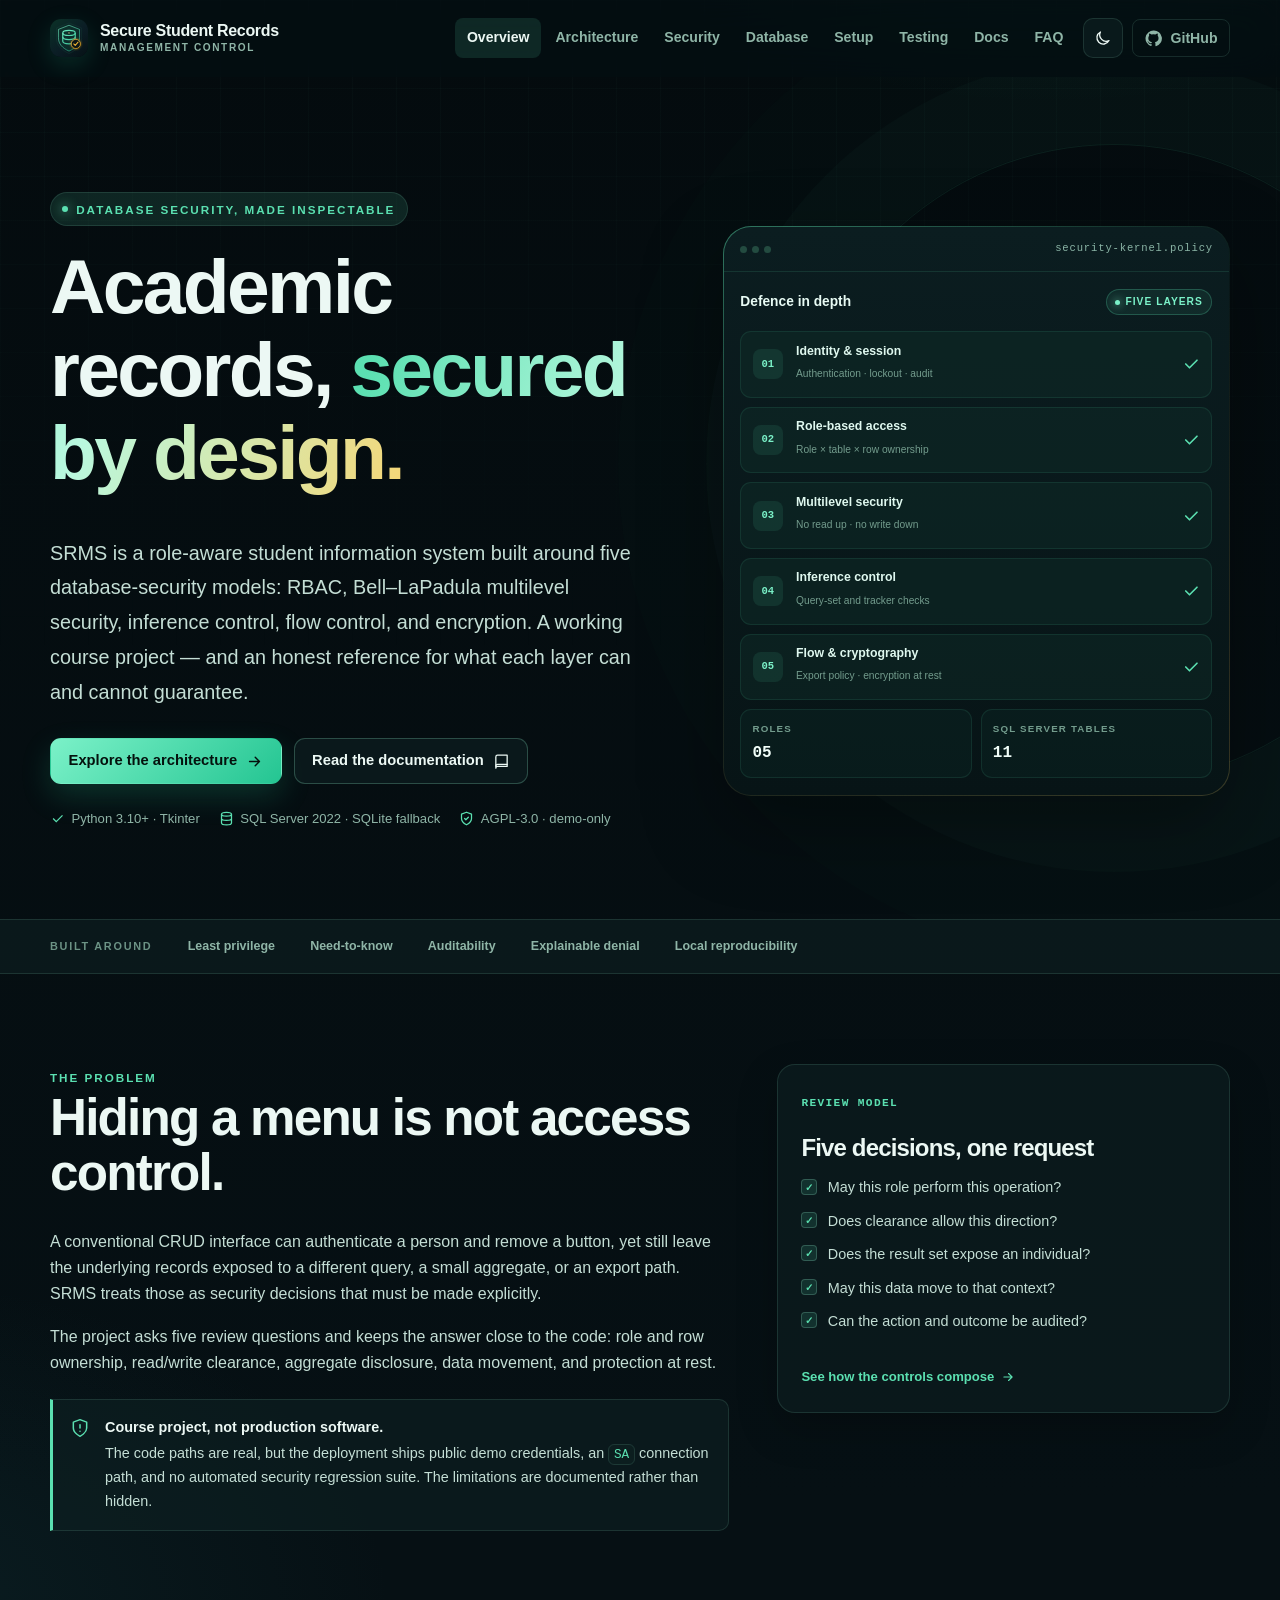
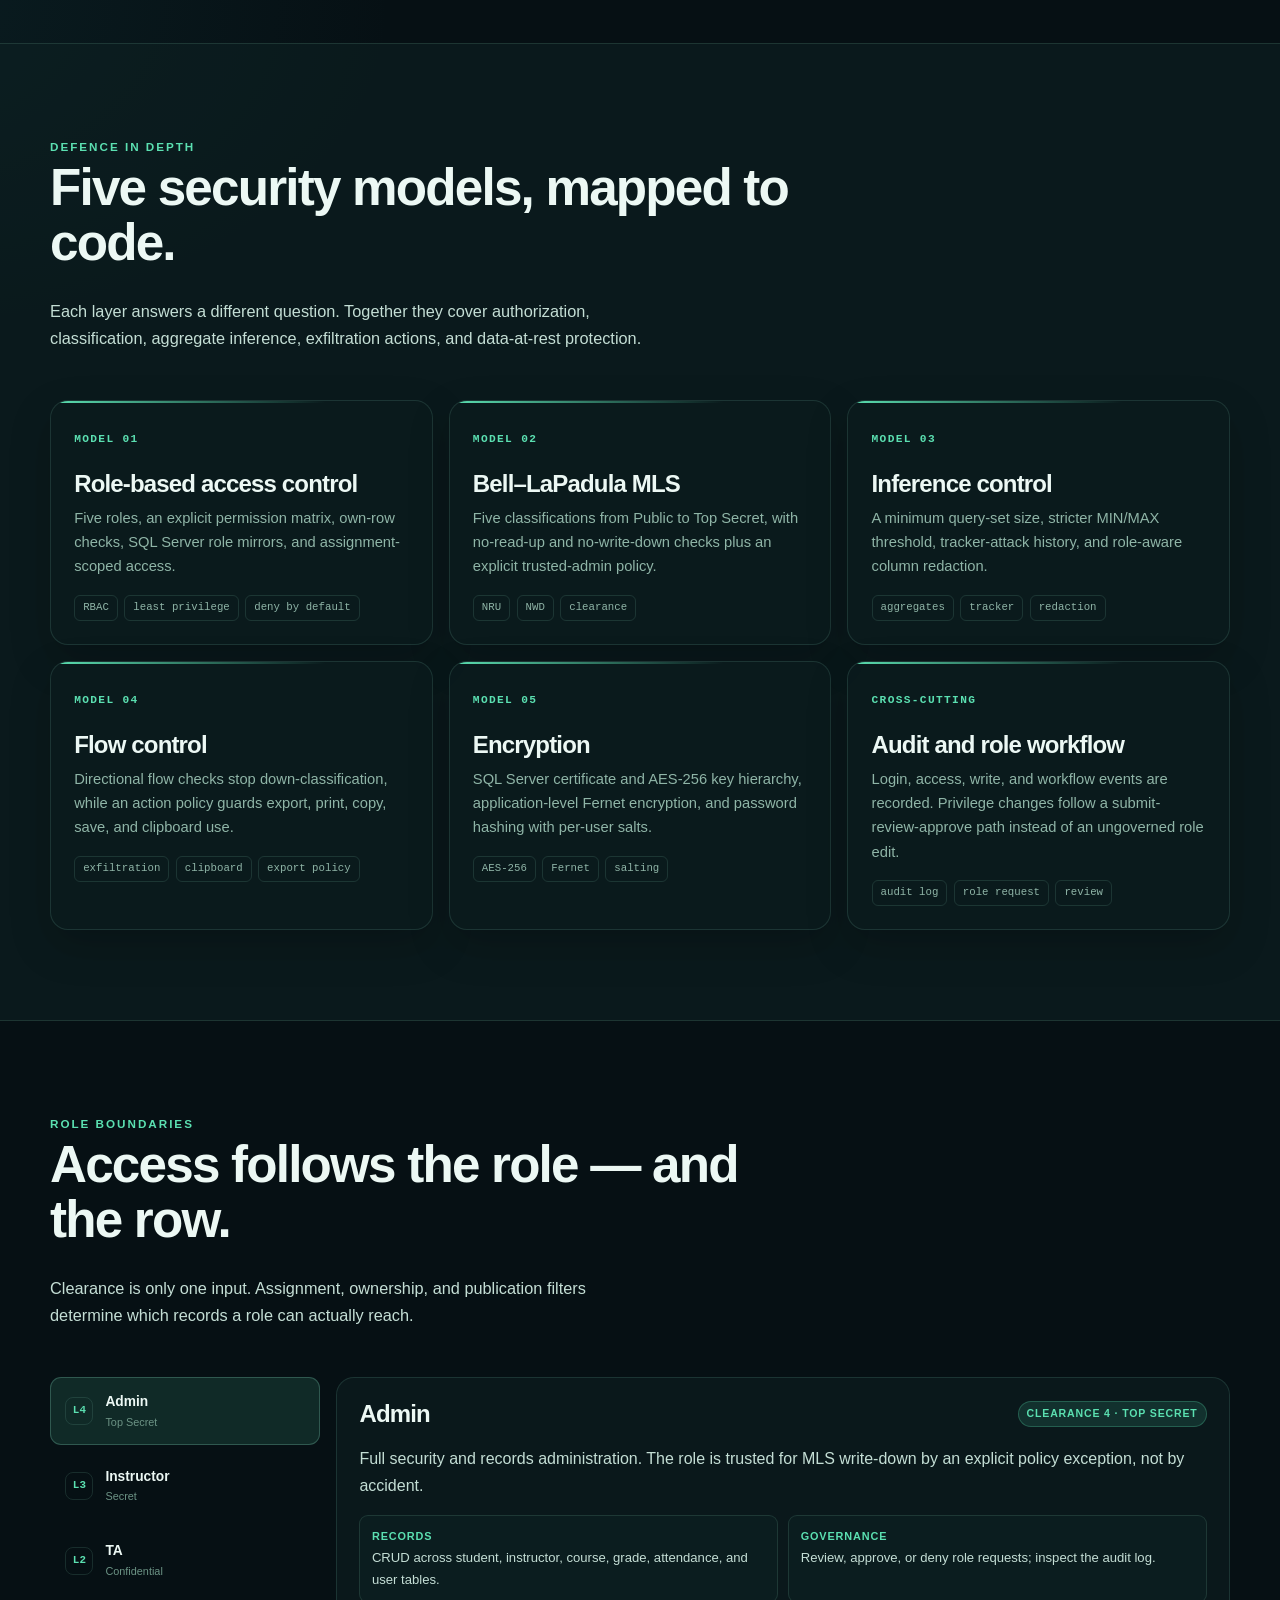
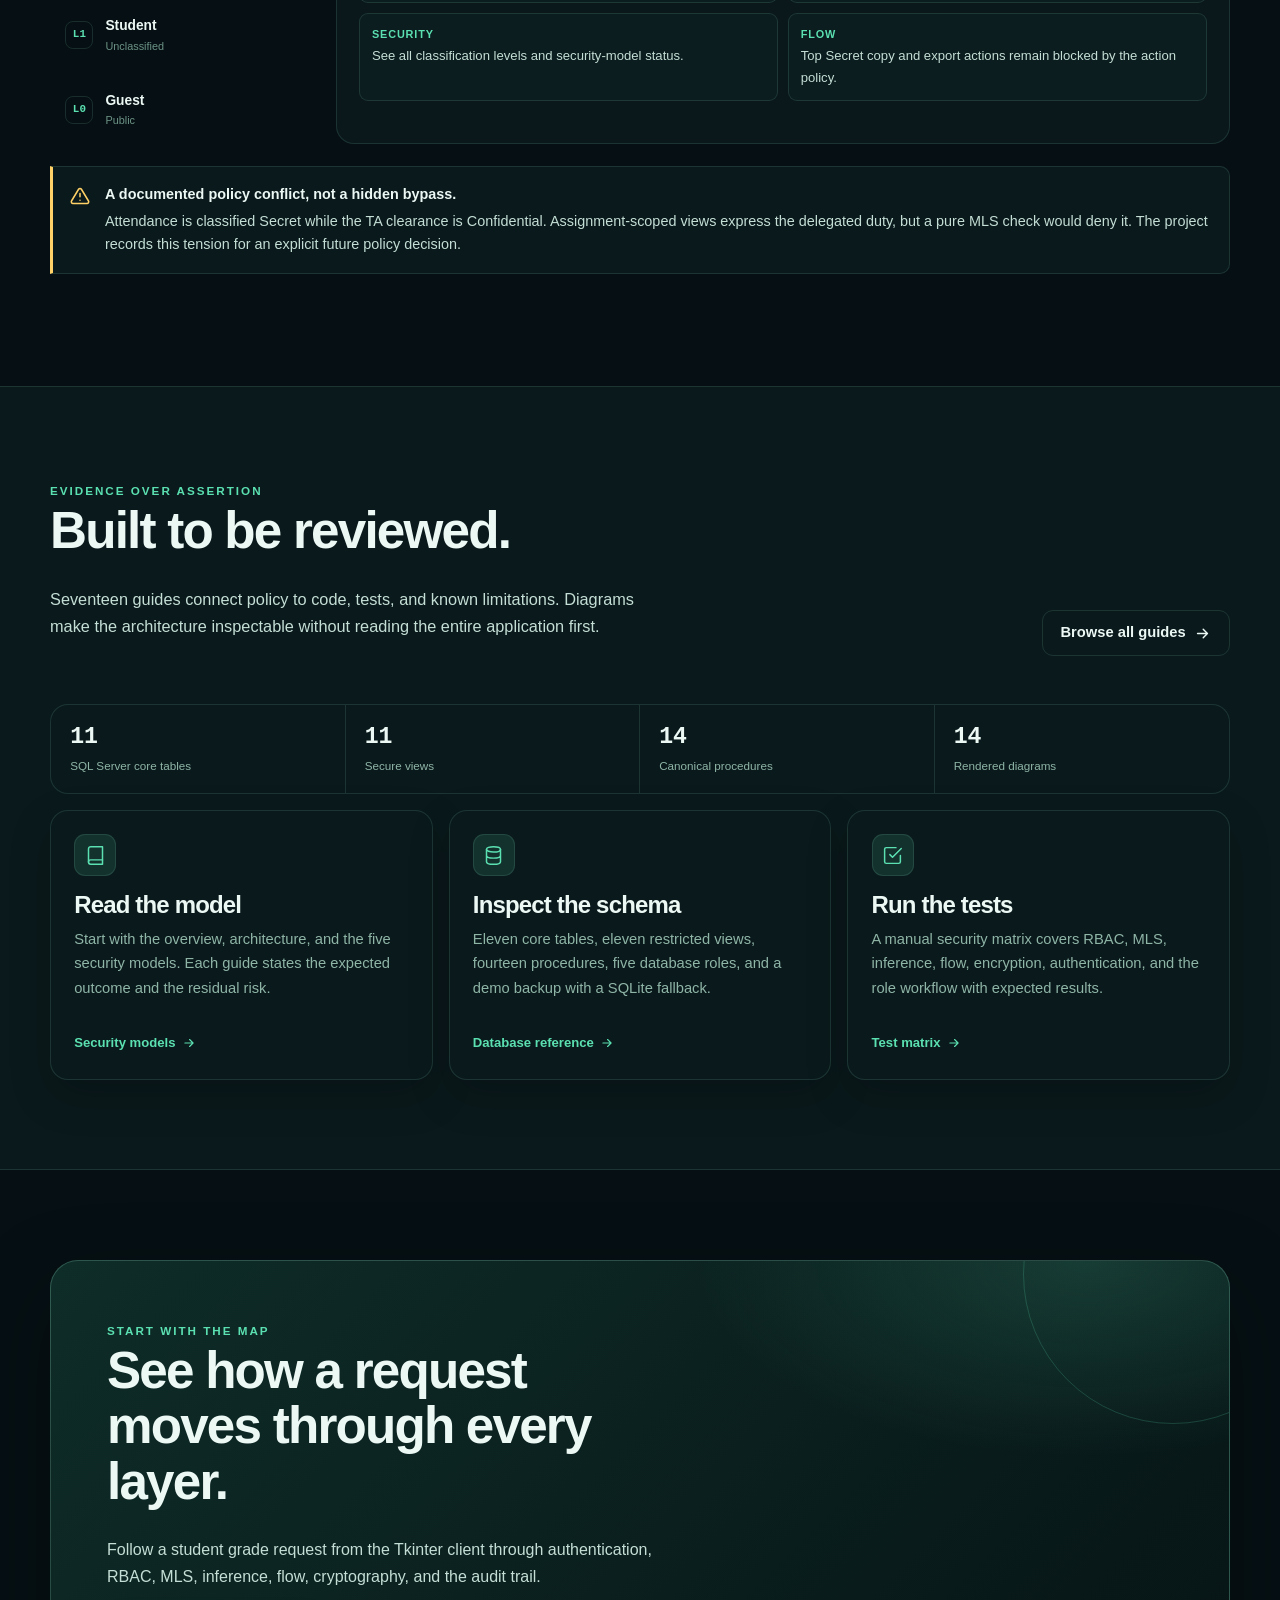
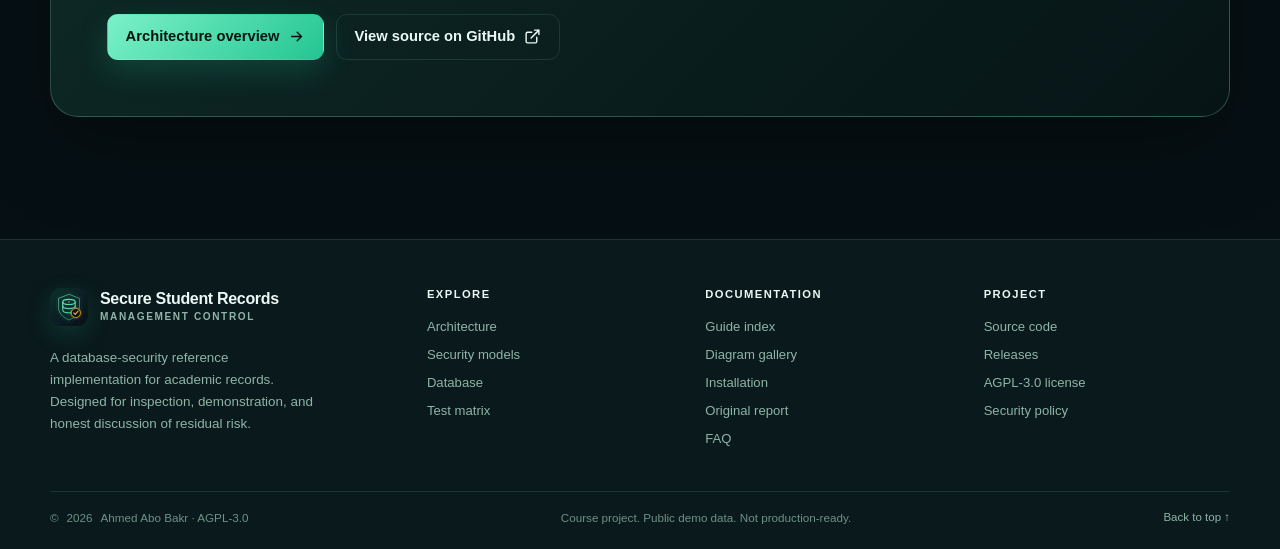
<file: docs/index.html>
<!doctype html>
<html lang="en" class="no-js">
<head>
  <meta charset="utf-8">
  <meta name="viewport" content="width=device-width, initial-scale=1">
  <title>Secure Student Records Management Control</title>
  <meta name="description" content="A role-aware student information system built around five database-security models: RBAC, Bell–LaPadula MLS, inference control, flow control, and encryption.">
  <meta name="theme-color" content="#061014">
  <meta name="color-scheme" content="dark light">
  <meta property="og:type" content="website">
  <meta property="og:title" content="Secure Student Records Management Control">
  <meta property="og:description" content="Academic records, secured by design. Explore five database-security models in a working Python and SQL Server reference implementation.">
  <meta property="og:url" content="https://ahmedbakr78.github.io/Secure-Student-Records-Management-Control/">
  <meta property="og:image" content="https://ahmedbakr78.github.io/Secure-Student-Records-Management-Control/assets/og-image.png">
  <meta property="og:site_name" content="SRMS">
  <meta name="twitter:card" content="summary_large_image">
  <meta name="twitter:title" content="Secure Student Records Management Control">
  <meta name="twitter:description" content="Academic records, secured by design. Five database-security models, one inspectable reference implementation.">
  <meta name="twitter:image" content="https://ahmedbakr78.github.io/Secure-Student-Records-Management-Control/assets/og-image.png">
  <link rel="canonical" href="https://ahmedbakr78.github.io/Secure-Student-Records-Management-Control/">
  <link rel="icon" href="assets/brand/favicon.svg" type="image/svg+xml">
  <link rel="apple-touch-icon" href="assets/brand/apple-touch-icon.png">
  <link rel="manifest" href="site.webmanifest">
  <meta name="application-name" content="SRMS">
  <link rel="stylesheet" href="styles.css">
  <script>try{var t=localStorage.getItem("srms-theme");if(t==="light")document.documentElement.dataset.theme="light"}catch(e){}</script>
</head>
<body id="top">
  <a class="skip-link" href="#main">Skip to content</a>

  <header class="site-header" data-header>
    <div class="container nav">
      <a class="brand" href="index.html" aria-label="SRMS home">
        <img src="assets/brand/logo.svg" alt="" width="38" height="38">
        <span class="brand-copy">Secure Student Records <small>Management Control</small></span>
      </a>
      <button class="nav-toggle" type="button" aria-label="Toggle navigation" aria-expanded="false" aria-controls="site-navigation" data-nav-toggle>
        <svg viewBox="0 0 24 24" fill="none" stroke="currentColor" stroke-width="1.8" stroke-linecap="round" aria-hidden="true"><path d="M4 7h16M4 12h16M4 17h16"/></svg>
      </button>
      <nav class="nav-links" id="site-navigation" aria-label="Primary" data-nav-links>
        <a href="index.html" aria-current="page">Overview</a>
        <a href="architecture.html">Architecture</a>
        <a href="security.html">Security</a>
        <a href="database.html">Database</a>
        <a href="setup.html">Setup</a>
        <a href="testing.html">Testing</a>
        <a href="docs.html">Docs</a>
        <a href="faq.html">FAQ</a>
        <div class="nav-actions">
          <button class="icon-button" type="button" aria-label="Switch to light theme" data-theme-toggle>
            <svg class="theme-icon-moon" viewBox="0 0 24 24" fill="none" stroke="currentColor" stroke-width="1.7" stroke-linecap="round" stroke-linejoin="round" aria-hidden="true"><path d="M20 15.4A8.5 8.5 0 0 1 8.6 4a8.5 8.5 0 1 0 11.4 11.4Z"/></svg>
            <svg class="theme-icon-sun" viewBox="0 0 24 24" fill="none" stroke="currentColor" stroke-width="1.7" stroke-linecap="round" aria-hidden="true"><circle cx="12" cy="12" r="4"/><path d="M12 2v2M12 20v2M4.9 4.9l1.4 1.4M17.7 17.7l1.4 1.4M2 12h2M20 12h2M4.9 19.1l1.4-1.4M17.7 6.3l1.4-1.4"/></svg>
          </button>
          <a class="button button-small button-ghost" href="https://github.com/Ahmedbakr78/Secure-Student-Records-Management-Control" target="_blank" rel="noopener">
            <svg viewBox="0 0 24 24" fill="currentColor" aria-hidden="true"><path d="M12 .7a11.3 11.3 0 0 0-3.6 22c.6.1.8-.3.8-.6v-2.2c-3.1.7-3.8-1.3-3.8-1.3-.5-1.3-1.3-1.6-1.3-1.6-1-.7.1-.7.1-.7 1.1.1 1.7 1.2 1.7 1.2 1 1.7 2.6 1.2 3.3.9.1-.7.4-1.2.7-1.5-2.5-.3-5.2-1.3-5.2-5.7 0-1.2.4-2.3 1.2-3.1-.1-.3-.5-1.5.1-3.1 0 0 1-.3 3.1 1.2a10.8 10.8 0 0 1 5.6 0c2.2-1.5 3.1-1.2 3.1-1.2.6 1.6.2 2.8.1 3.1.8.8 1.2 1.9 1.2 3.1 0 4.4-2.6 5.4-5.2 5.7.4.4.8 1.1.8 2.2v3.2c0 .3.2.7.8.6A11.3 11.3 0 0 0 12 .7Z"/></svg>
            GitHub
          </a>
        </div>
      </nav>
    </div>
  </header>

  <main id="main">
    <section class="hero">
      <div class="container hero-grid">
        <div>
          <span class="eyebrow">Database security, made inspectable</span>
          <h1>Academic records, <span>secured by design.</span></h1>
          <p class="hero-lead">SRMS is a role-aware student information system built around five database-security models: RBAC, Bell–LaPadula multilevel security, inference control, flow control, and encryption. A working course project — and an honest reference for what each layer can and cannot guarantee.</p>
          <div class="hero-actions">
            <a class="button button-primary" href="architecture.html">
              Explore the architecture
              <svg viewBox="0 0 24 24" fill="none" stroke="currentColor" stroke-width="2" stroke-linecap="round" stroke-linejoin="round" aria-hidden="true"><path d="M5 12h14M13 6l6 6-6 6"/></svg>
            </a>
            <a class="button" href="docs.html">
              Read the documentation
              <svg viewBox="0 0 24 24" fill="none" stroke="currentColor" stroke-width="1.8" stroke-linecap="round" stroke-linejoin="round" aria-hidden="true"><path d="M4 5.5A2.5 2.5 0 0 1 6.5 3H20v16H6.5A2.5 2.5 0 0 0 4 21.5v-16Z"/><path d="M4 18.5A2.5 2.5 0 0 1 6.5 16H20"/></svg>
            </a>
          </div>
          <div class="hero-meta">
            <span><svg viewBox="0 0 24 24" fill="none" stroke="currentColor" stroke-width="2" aria-hidden="true"><path d="m5 12 5 5L20 7"/></svg>Python 3.10+ · Tkinter</span>
            <span><svg viewBox="0 0 24 24" fill="none" stroke="currentColor" stroke-width="2" aria-hidden="true"><ellipse cx="12" cy="5" rx="8" ry="3"/><path d="M4 5v14c0 1.7 3.6 3 8 3s8-1.3 8-3V5M4 12c0 1.7 3.6 3 8 3s8-1.3 8-3"/></svg>SQL Server 2022 · SQLite fallback</span>
            <span><svg viewBox="0 0 24 24" fill="none" stroke="currentColor" stroke-width="2" stroke-linecap="round" stroke-linejoin="round" aria-hidden="true"><path d="M12 22s8-4 8-10V5l-8-3-8 3v7c0 6 8 10 8 10Z"/><path d="m9 12 2 2 4-4"/></svg>AGPL-3.0 · demo-only</span>
          </div>
        </div>

        <div class="console" aria-label="Illustration of the SRMS policy stack">
          <div class="console-inner">
            <div class="console-bar">
              <div class="console-dots" aria-hidden="true"><i></i><i></i><i></i></div>
              <span class="console-title">security-kernel.policy</span>
            </div>
            <div class="console-body">
              <div class="status-line">
                <strong>Defence in depth</strong>
                <span class="status">Five layers</span>
              </div>
              <div class="layer-list">
                <div class="layer">
                  <span class="layer-num">01</span>
                  <div><strong>Identity &amp; session</strong><small>Authentication · lockout · audit</small></div>
                  <svg class="layer-check" viewBox="0 0 24 24" fill="none" stroke="currentColor" stroke-width="2.2" stroke-linecap="round" stroke-linejoin="round" aria-hidden="true"><path d="m5 12 5 5L20 7"/></svg>
                </div>
                <div class="layer">
                  <span class="layer-num">02</span>
                  <div><strong>Role-based access</strong><small>Role × table × row ownership</small></div>
                  <svg class="layer-check" viewBox="0 0 24 24" fill="none" stroke="currentColor" stroke-width="2.2" stroke-linecap="round" stroke-linejoin="round" aria-hidden="true"><path d="m5 12 5 5L20 7"/></svg>
                </div>
                <div class="layer">
                  <span class="layer-num">03</span>
                  <div><strong>Multilevel security</strong><small>No read up · no write down</small></div>
                  <svg class="layer-check" viewBox="0 0 24 24" fill="none" stroke="currentColor" stroke-width="2.2" stroke-linecap="round" stroke-linejoin="round" aria-hidden="true"><path d="m5 12 5 5L20 7"/></svg>
                </div>
                <div class="layer">
                  <span class="layer-num">04</span>
                  <div><strong>Inference control</strong><small>Query-set and tracker checks</small></div>
                  <svg class="layer-check" viewBox="0 0 24 24" fill="none" stroke="currentColor" stroke-width="2.2" stroke-linecap="round" stroke-linejoin="round" aria-hidden="true"><path d="m5 12 5 5L20 7"/></svg>
                </div>
                <div class="layer">
                  <span class="layer-num">05</span>
                  <div><strong>Flow &amp; cryptography</strong><small>Export policy · encryption at rest</small></div>
                  <svg class="layer-check" viewBox="0 0 24 24" fill="none" stroke="currentColor" stroke-width="2.2" stroke-linecap="round" stroke-linejoin="round" aria-hidden="true"><path d="m5 12 5 5L20 7"/></svg>
                </div>
              </div>
              <div class="console-foot">
                <div class="mini-stat"><span>Roles</span><strong>05</strong></div>
                <div class="mini-stat"><span>SQL Server tables</span><strong>11</strong></div>
              </div>
            </div>
          </div>
        </div>
      </div>
    </section>

    <div class="trust-strip">
      <div class="container">
        <span>Built around</span>
        <span>Least privilege</span>
        <span>Need-to-know</span>
        <span>Auditability</span>
        <span>Explainable denial</span>
        <span>Local reproducibility</span>
      </div>
    </div>

    <section class="section">
      <div class="container split split-wide">
        <div class="reveal">
          <span class="kicker">The problem</span>
          <h2>Hiding a menu is not access control.</h2>
          <p>A conventional CRUD interface can authenticate a person and remove a button, yet still leave the underlying records exposed to a different query, a small aggregate, or an export path. SRMS treats those as security decisions that must be made explicitly.</p>
          <p>The project asks five review questions and keeps the answer close to the code: role and row ownership, read/write clearance, aggregate disclosure, data movement, and protection at rest.</p>
          <div class="callout">
            <svg viewBox="0 0 24 24" fill="none" stroke="currentColor" stroke-width="1.8" stroke-linecap="round" stroke-linejoin="round" aria-hidden="true"><path d="M12 22s8-4 8-10V5l-8-3-8 3v7c0 6 8 10 8 10Z"/><path d="M12 8v4M12 16h.01"/></svg>
            <p><strong>Course project, not production software.</strong>The code paths are real, but the deployment ships public demo credentials, an <code>SA</code> connection path, and no automated security regression suite. The limitations are documented rather than hidden.</p>
          </div>
        </div>
        <div class="card reveal">
          <span class="card-number">REVIEW MODEL</span>
          <h3>Five decisions, one request</h3>
          <ul class="check-list">
            <li>May this role perform this operation?</li>
            <li>Does clearance allow this direction?</li>
            <li>Does the result set expose an individual?</li>
            <li>May this data move to that context?</li>
            <li>Can the action and outcome be audited?</li>
          </ul>
          <a class="card-link" href="security.html">See how the controls compose
            <svg viewBox="0 0 24 24" fill="none" stroke="currentColor" stroke-width="2" stroke-linecap="round" stroke-linejoin="round" aria-hidden="true"><path d="M5 12h14M13 6l6 6-6 6"/></svg>
          </a>
        </div>
      </div>
    </section>

    <section class="section section-soft">
      <div class="container">
        <div class="section-head">
          <span class="kicker">Defence in depth</span>
          <h2>Five security models, mapped to code.</h2>
          <p>Each layer answers a different question. Together they cover authorization, classification, aggregate inference, exfiltration actions, and data-at-rest protection.</p>
        </div>
        <div class="grid grid-3">
          <article class="card card-accent reveal">
            <span class="card-number">MODEL 01</span>
            <h3>Role-based access control</h3>
            <p>Five roles, an explicit permission matrix, own-row checks, SQL Server role mirrors, and assignment-scoped access.</p>
            <div class="tag-row"><span class="tag">RBAC</span><span class="tag">least privilege</span><span class="tag">deny by default</span></div>
          </article>
          <article class="card card-accent reveal">
            <span class="card-number">MODEL 02</span>
            <h3>Bell–LaPadula MLS</h3>
            <p>Five classifications from Public to Top Secret, with no-read-up and no-write-down checks plus an explicit trusted-admin policy.</p>
            <div class="tag-row"><span class="tag">NRU</span><span class="tag">NWD</span><span class="tag">clearance</span></div>
          </article>
          <article class="card card-accent reveal">
            <span class="card-number">MODEL 03</span>
            <h3>Inference control</h3>
            <p>A minimum query-set size, stricter MIN/MAX threshold, tracker-attack history, and role-aware column redaction.</p>
            <div class="tag-row"><span class="tag">aggregates</span><span class="tag">tracker</span><span class="tag">redaction</span></div>
          </article>
          <article class="card card-accent reveal">
            <span class="card-number">MODEL 04</span>
            <h3>Flow control</h3>
            <p>Directional flow checks stop down-classification, while an action policy guards export, print, copy, save, and clipboard use.</p>
            <div class="tag-row"><span class="tag">exfiltration</span><span class="tag">clipboard</span><span class="tag">export policy</span></div>
          </article>
          <article class="card card-accent reveal">
            <span class="card-number">MODEL 05</span>
            <h3>Encryption</h3>
            <p>SQL Server certificate and AES-256 key hierarchy, application-level Fernet encryption, and password hashing with per-user salts.</p>
            <div class="tag-row"><span class="tag">AES-256</span><span class="tag">Fernet</span><span class="tag">salting</span></div>
          </article>
          <article class="card card-accent reveal">
            <span class="card-number">CROSS-CUTTING</span>
            <h3>Audit and role workflow</h3>
            <p>Login, access, write, and workflow events are recorded. Privilege changes follow a submit-review-approve path instead of an ungoverned role edit.</p>
            <div class="tag-row"><span class="tag">audit log</span><span class="tag">role request</span><span class="tag">review</span></div>
          </article>
        </div>
      </div>
    </section>

    <section class="section">
      <div class="container">
        <div class="section-head">
          <span class="kicker">Role boundaries</span>
          <h2>Access follows the role — and the row.</h2>
          <p>Clearance is only one input. Assignment, ownership, and publication filters determine which records a role can actually reach.</p>
        </div>

        <div class="role-explorer" data-tabs>
          <div class="role-tabs" role="tablist" aria-label="Demo roles">
            <button class="role-tab" id="tab-admin" type="button" role="tab" aria-selected="true" aria-controls="panel-admin" tabindex="0">
              <span class="clearance">L4</span><span><strong>Admin</strong><small>Top Secret</small></span>
            </button>
            <button class="role-tab" id="tab-instructor" type="button" role="tab" aria-selected="false" aria-controls="panel-instructor" tabindex="-1">
              <span class="clearance">L3</span><span><strong>Instructor</strong><small>Secret</small></span>
            </button>
            <button class="role-tab" id="tab-ta" type="button" role="tab" aria-selected="false" aria-controls="panel-ta" tabindex="-1">
              <span class="clearance">L2</span><span><strong>TA</strong><small>Confidential</small></span>
            </button>
            <button class="role-tab" id="tab-student" type="button" role="tab" aria-selected="false" aria-controls="panel-student" tabindex="-1">
              <span class="clearance">L1</span><span><strong>Student</strong><small>Unclassified</small></span>
            </button>
            <button class="role-tab" id="tab-guest" type="button" role="tab" aria-selected="false" aria-controls="panel-guest" tabindex="-1">
              <span class="clearance">L0</span><span><strong>Guest</strong><small>Public</small></span>
            </button>
          </div>

          <div class="role-panel" id="panel-admin" role="tabpanel" aria-labelledby="tab-admin">
            <div class="role-panel-head"><h3>Admin</h3><span class="badge badge-mint">Clearance 4 · Top Secret</span></div>
            <p>Full security and records administration. The role is trusted for MLS write-down by an explicit policy exception, not by accident.</p>
            <ul class="permission-list">
              <li><strong>Records</strong>CRUD across student, instructor, course, grade, attendance, and user tables.</li>
              <li><strong>Governance</strong>Review, approve, or deny role requests; inspect the audit log.</li>
              <li><strong>Security</strong>See all classification levels and security-model status.</li>
              <li><strong>Flow</strong>Top Secret copy and export actions remain blocked by the action policy.</li>
            </ul>
          </div>

          <div class="role-panel" id="panel-instructor" role="tabpanel" aria-labelledby="tab-instructor" hidden>
            <div class="role-panel-head"><h3>Instructor</h3><span class="badge badge-mint">Clearance 3 · Secret</span></div>
            <p>Academic decisions within assigned courses. Profile access is read-only; grade writes require course ownership.</p>
            <ul class="permission-list">
              <li><strong>Grades</strong>Read, insert, and update for assigned courses; delete is denied.</li>
              <li><strong>Students</strong>Read students associated with assigned courses.</li>
              <li><strong>Attendance</strong>Read assigned-course attendance; writes belong to the TA delegation.</li>
              <li><strong>Requests</strong>Submit and view own role requests.</li>
            </ul>
          </div>

          <div class="role-panel" id="panel-ta" role="tabpanel" aria-labelledby="tab-ta" hidden>
            <div class="role-panel-head"><h3>Teaching Assistant</h3><span class="badge badge-amber">Clearance 2 · Confidential</span></div>
            <p>A deliberately narrow delegation: attendance for assigned courses, and no grade access in either the application matrix or SQL Server role.</p>
            <ul class="permission-list">
              <li><strong>Attendance</strong>Read, insert, and update assigned-course rows; delete is denied.</li>
              <li><strong>Students</strong>Read assigned students only.</li>
              <li><strong>Grades</strong>No access.</li>
              <li><strong>Requests</strong>Submit and view own role requests.</li>
            </ul>
          </div>

          <div class="role-panel" id="panel-student" role="tabpanel" aria-labelledby="tab-student" hidden>
            <div class="role-panel-head"><h3>Student</h3><span class="badge">Clearance 1 · Unclassified</span></div>
            <p>Own-record access through dedicated views. The own-profile exception is an explicit ownership policy on top of a Confidential classification.</p>
            <ul class="permission-list">
              <li><strong>Profile</strong>Read own linked profile through <code>vw_StudentOwnProfile</code>.</li>
              <li><strong>Grades</strong>Read own published grades only; encrypted values are not exposed.</li>
              <li><strong>Attendance</strong>Read own attendance rows.</li>
              <li><strong>Requests</strong>Submit and track a TA or Instructor role request.</li>
            </ul>
          </div>

          <div class="role-panel" id="panel-guest" role="tabpanel" aria-labelledby="tab-guest" hidden>
            <div class="role-panel-head"><h3>Guest</h3><span class="badge">Clearance 0 · Public</span></div>
            <p>Public course discovery only. Guest entry is a role, not an anonymous bypass of the database policy.</p>
            <ul class="permission-list">
              <li><strong>Courses</strong>Read the public course projection only.</li>
              <li><strong>Students</strong>No access.</li>
              <li><strong>Grades</strong>No access.</li>
              <li><strong>Requests</strong>Cannot submit a role request.</li>
            </ul>
          </div>
        </div>

        <div class="callout callout-warning">
          <svg viewBox="0 0 24 24" fill="none" stroke="currentColor" stroke-width="1.8" stroke-linecap="round" stroke-linejoin="round" aria-hidden="true"><path d="M10.3 3.9 1.8 18a2 2 0 0 0 1.7 3h17a2 2 0 0 0 1.7-3L13.7 3.9a2 2 0 0 0-3.4 0Z"/><path d="M12 9v4M12 17h.01"/></svg>
          <p><strong>A documented policy conflict, not a hidden bypass.</strong>Attendance is classified Secret while the TA clearance is Confidential. Assignment-scoped views express the delegated duty, but a pure MLS check would deny it. The project records this tension for an explicit future policy decision.</p>
        </div>
      </div>
    </section>

    <section class="section section-soft">
      <div class="container">
        <div class="section-head section-head-split">
          <div>
            <span class="kicker">Evidence over assertion</span>
            <h2>Built to be reviewed.</h2>
            <p>Seventeen guides connect policy to code, tests, and known limitations. Diagrams make the architecture inspectable without reading the entire application first.</p>
          </div>
          <a class="button button-ghost" href="docs.html">Browse all guides
            <svg viewBox="0 0 24 24" fill="none" stroke="currentColor" stroke-width="2" stroke-linecap="round" stroke-linejoin="round" aria-hidden="true"><path d="M5 12h14M13 6l6 6-6 6"/></svg>
          </a>
        </div>

        <div class="stat-strip reveal">
          <div class="stat"><strong>11</strong><span>SQL Server core tables</span></div>
          <div class="stat"><strong>11</strong><span>Secure views</span></div>
          <div class="stat"><strong>14</strong><span>Canonical procedures</span></div>
          <div class="stat"><strong>14</strong><span>Rendered diagrams</span></div>
        </div>

        <div class="grid grid-3" style="margin-top:1rem">
          <article class="card reveal">
            <div class="card-icon">
              <svg viewBox="0 0 24 24" fill="none" stroke="currentColor" stroke-width="1.7" stroke-linecap="round" stroke-linejoin="round" aria-hidden="true"><path d="M4 19.5A2.5 2.5 0 0 1 6.5 17H20"/><path d="M6.5 2H20v20H6.5A2.5 2.5 0 0 1 4 19.5v-15A2.5 2.5 0 0 1 6.5 2Z"/></svg>
            </div>
            <h3>Read the model</h3>
            <p>Start with the overview, architecture, and the five security models. Each guide states the expected outcome and the residual risk.</p>
            <a class="card-link" href="security.html">Security models
              <svg viewBox="0 0 24 24" fill="none" stroke="currentColor" stroke-width="2" stroke-linecap="round" stroke-linejoin="round" aria-hidden="true"><path d="M5 12h14M13 6l6 6-6 6"/></svg>
            </a>
          </article>
          <article class="card reveal">
            <div class="card-icon">
              <svg viewBox="0 0 24 24" fill="none" stroke="currentColor" stroke-width="1.7" stroke-linecap="round" stroke-linejoin="round" aria-hidden="true"><ellipse cx="12" cy="5" rx="8" ry="3"/><path d="M4 5v14c0 1.7 3.6 3 8 3s8-1.3 8-3V5M4 12c0 1.7 3.6 3 8 3s8-1.3 8-3"/></svg>
            </div>
            <h3>Inspect the schema</h3>
            <p>Eleven core tables, eleven restricted views, fourteen procedures, five database roles, and a demo backup with a SQLite fallback.</p>
            <a class="card-link" href="database.html">Database reference
              <svg viewBox="0 0 24 24" fill="none" stroke="currentColor" stroke-width="2" stroke-linecap="round" stroke-linejoin="round" aria-hidden="true"><path d="M5 12h14M13 6l6 6-6 6"/></svg>
            </a>
          </article>
          <article class="card reveal">
            <div class="card-icon">
              <svg viewBox="0 0 24 24" fill="none" stroke="currentColor" stroke-width="1.7" stroke-linecap="round" stroke-linejoin="round" aria-hidden="true"><path d="M9 11 12 14 22 4"/><path d="M21 12v7a2 2 0 0 1-2 2H5a2 2 0 0 1-2-2V5a2 2 0 0 1 2-2h11"/></svg>
            </div>
            <h3>Run the tests</h3>
            <p>A manual security matrix covers RBAC, MLS, inference, flow, encryption, authentication, and the role workflow with expected results.</p>
            <a class="card-link" href="testing.html">Test matrix
              <svg viewBox="0 0 24 24" fill="none" stroke="currentColor" stroke-width="2" stroke-linecap="round" stroke-linejoin="round" aria-hidden="true"><path d="M5 12h14M13 6l6 6-6 6"/></svg>
            </a>
          </article>
        </div>
      </div>
    </section>

    <section class="section">
      <div class="container">
        <div class="cta-panel reveal">
          <span class="kicker">Start with the map</span>
          <h2>See how a request moves through every layer.</h2>
          <p>Follow a student grade request from the Tkinter client through authentication, RBAC, MLS, inference, flow, cryptography, and the audit trail.</p>
          <div class="hero-actions">
            <a class="button button-primary" href="architecture.html">Architecture overview
              <svg viewBox="0 0 24 24" fill="none" stroke="currentColor" stroke-width="2" stroke-linecap="round" stroke-linejoin="round" aria-hidden="true"><path d="M5 12h14M13 6l6 6-6 6"/></svg>
            </a>
            <a class="button button-ghost" href="https://github.com/Ahmedbakr78/Secure-Student-Records-Management-Control" target="_blank" rel="noopener">View source on GitHub
              <svg viewBox="0 0 24 24" fill="none" stroke="currentColor" stroke-width="2" stroke-linecap="round" stroke-linejoin="round" aria-hidden="true"><path d="M18 13v6a2 2 0 0 1-2 2H5a2 2 0 0 1-2-2V8a2 2 0 0 1 2-2h6"/><path d="M15 3h6v6M10 14 21 3"/></svg>
            </a>
          </div>
        </div>
      </div>
    </section>
  </main>

  <footer class="site-footer">
    <div class="container">
      <div class="footer-grid">
        <div class="footer-brand">
          <a class="brand" href="index.html" aria-label="SRMS home">
            <img src="assets/brand/logo.svg" alt="" width="38" height="38">
            <span class="brand-copy">Secure Student Records <small>Management Control</small></span>
          </a>
          <p>A database-security reference implementation for academic records. Designed for inspection, demonstration, and honest discussion of residual risk.</p>
        </div>
        <div class="footer-col">
          <h3>Explore</h3>
          <a href="architecture.html">Architecture</a>
          <a href="security.html">Security models</a>
          <a href="database.html">Database</a>
          <a href="testing.html">Test matrix</a>
        </div>
        <div class="footer-col">
          <h3>Documentation</h3>
          <a href="docs.html">Guide index</a>
          <a href="diagrams.html">Diagram gallery</a>
          <a href="setup.html">Installation</a>
          <a href="assets/report/d_ds.pdf">Original report</a>
          <a href="faq.html">FAQ</a>
        </div>
        <div class="footer-col">
          <h3>Project</h3>
          <a href="https://github.com/Ahmedbakr78/Secure-Student-Records-Management-Control" target="_blank" rel="noopener">Source code</a>
          <a href="https://github.com/Ahmedbakr78/Secure-Student-Records-Management-Control/releases" target="_blank" rel="noopener">Releases</a>
          <a href="https://github.com/Ahmedbakr78/Secure-Student-Records-Management-Control/blob/main/LICENSE" target="_blank" rel="noopener">AGPL-3.0 license</a>
          <a href="https://github.com/Ahmedbakr78/Secure-Student-Records-Management-Control/blob/main/SECURITY.md" target="_blank" rel="noopener">Security policy</a>
        </div>
      </div>
      <div class="footer-bottom">
        <span>© <span data-year>2026</span> Ahmed Abo Bakr · AGPL-3.0</span>
        <span>Course project. Public demo data. Not production-ready.</span>
        <a class="to-top" href="#top">Back to top ↑</a>
      </div>
    </div>
  </footer>

  <script src="script.js" defer></script>
</body>
</html>
</file>
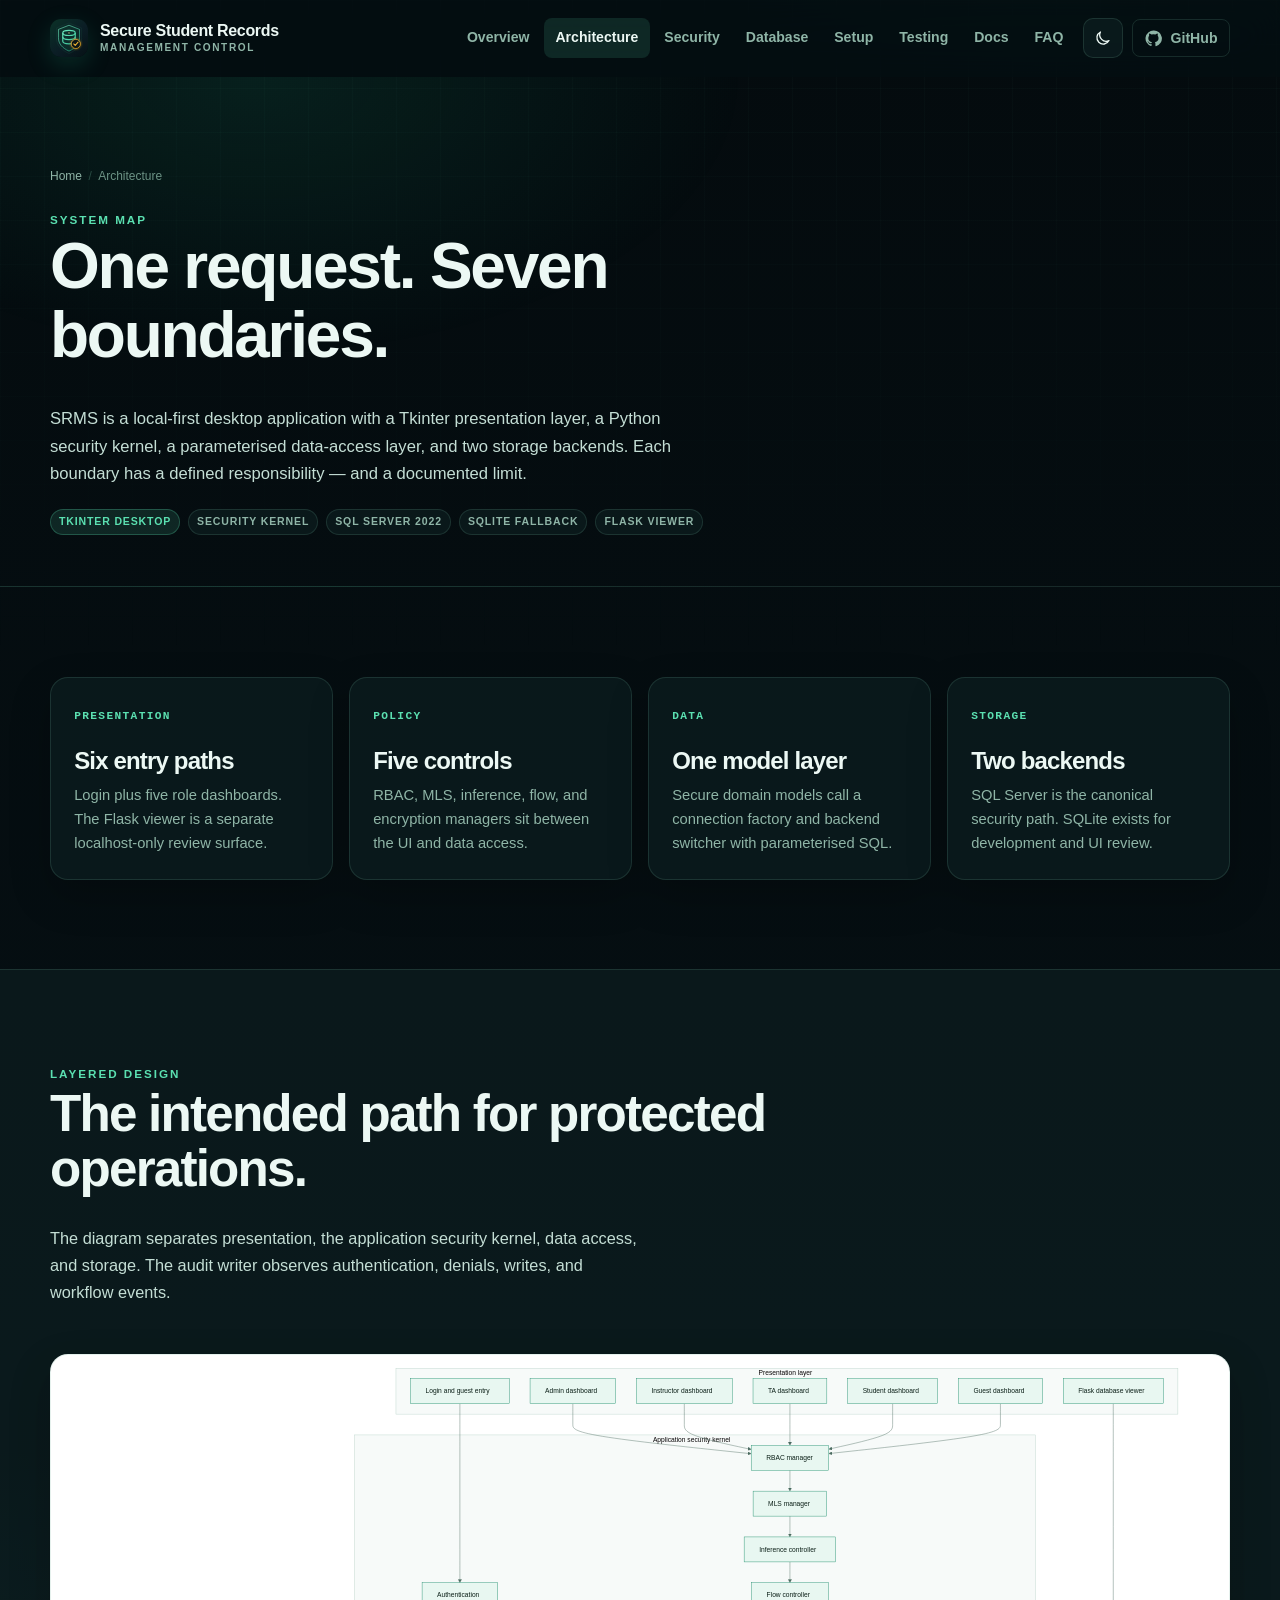
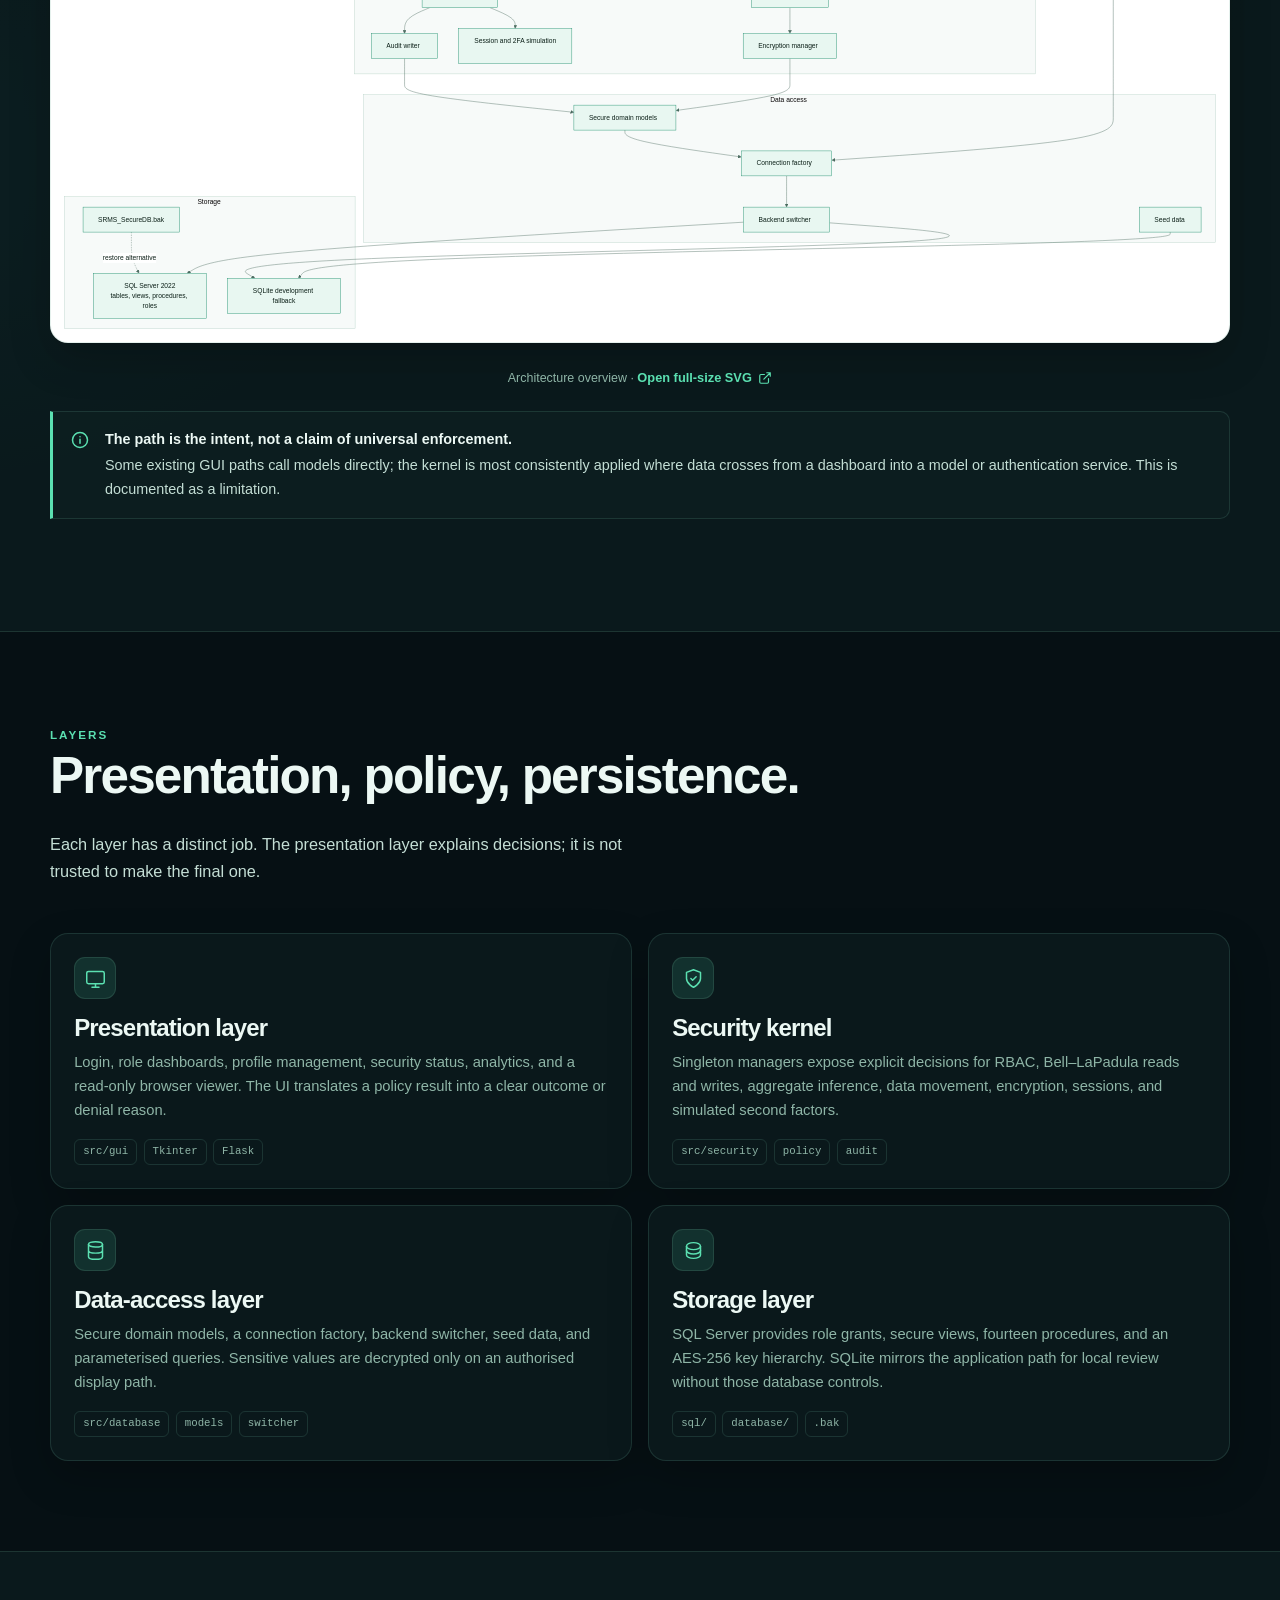
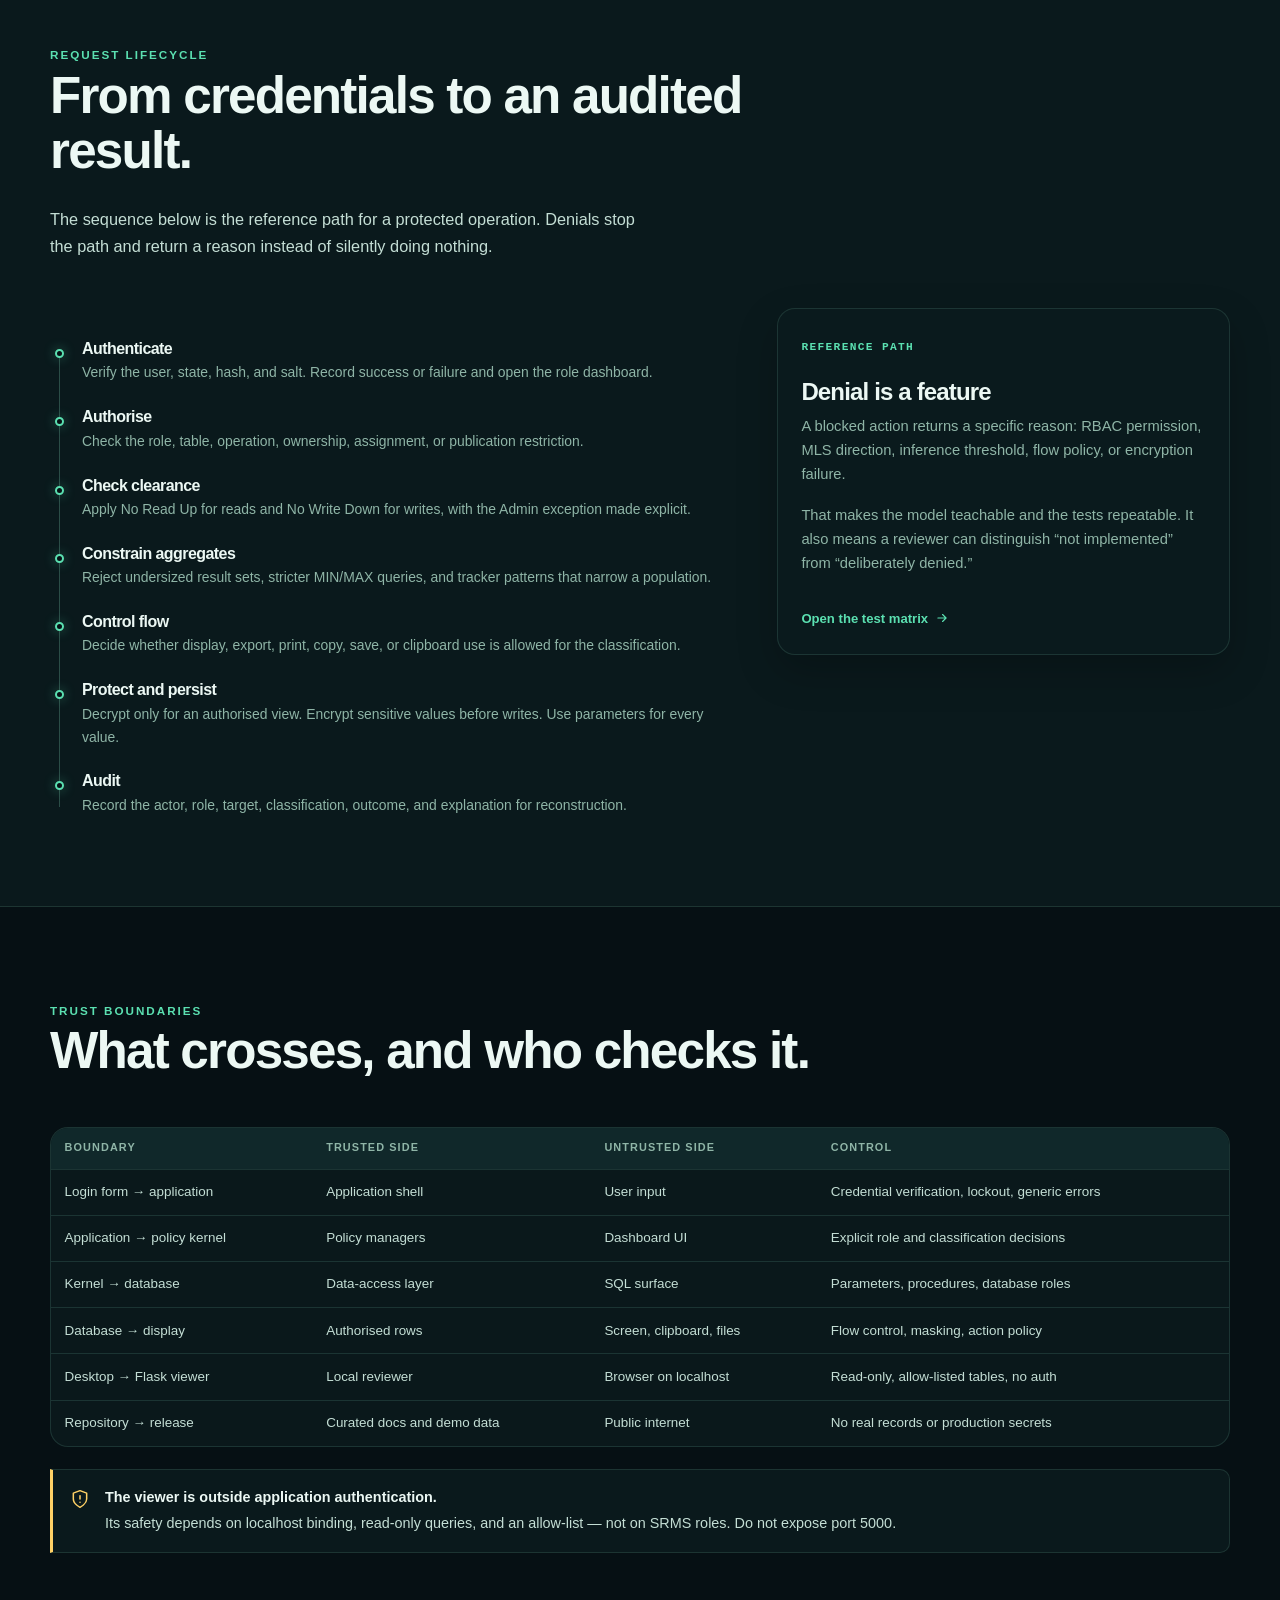
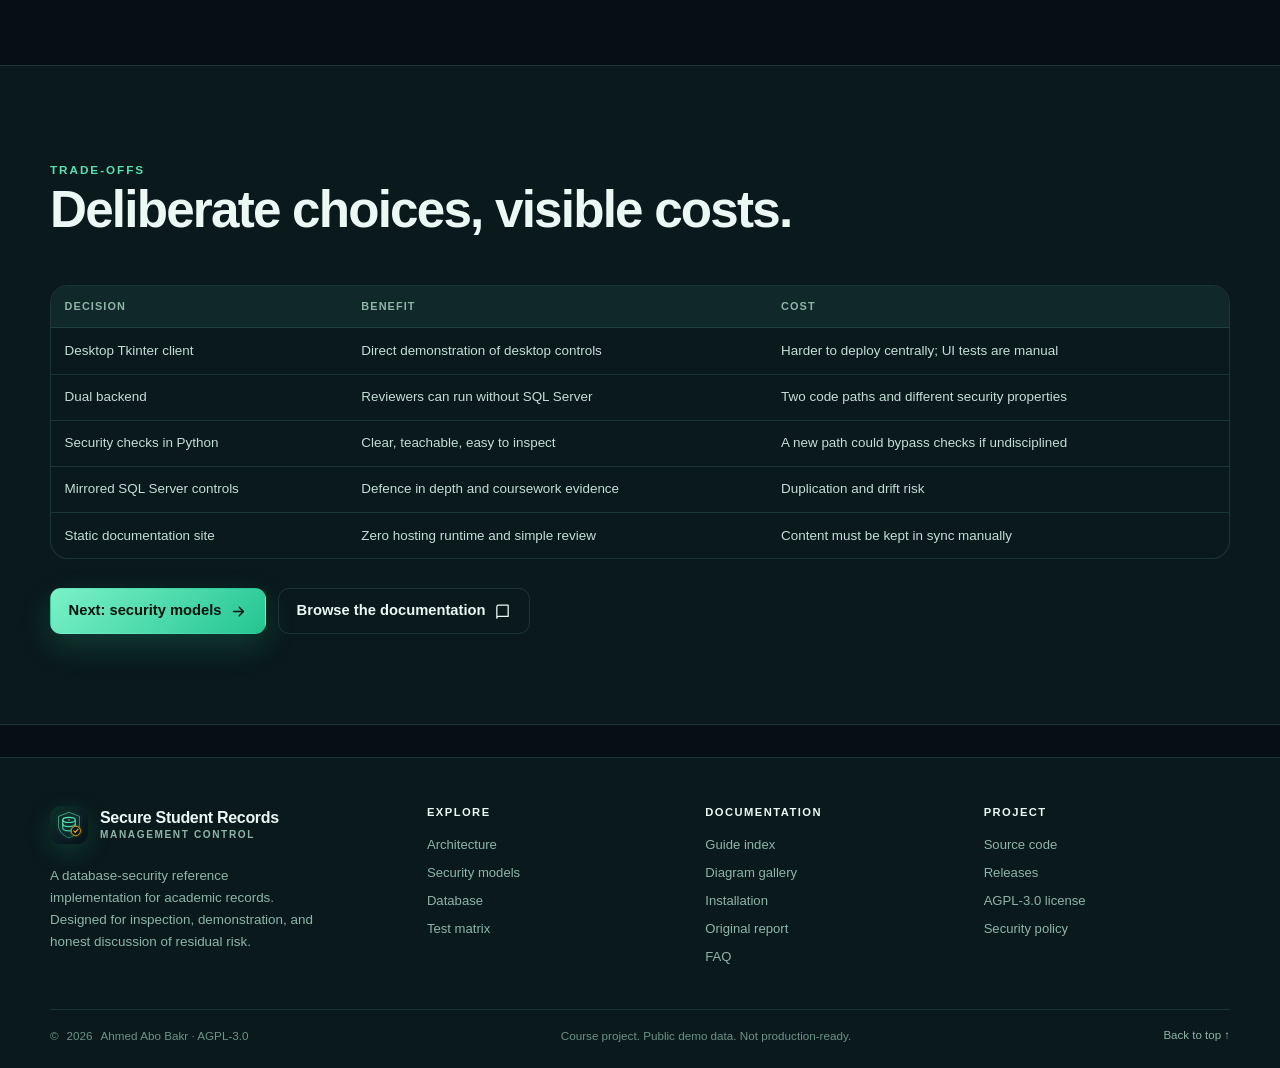
<file: docs/architecture.html>
<!doctype html>
<html lang="en" class="no-js">
<head>
  <meta charset="utf-8">
  <meta name="viewport" content="width=device-width, initial-scale=1">
  <title>Architecture · Secure Student Records Management Control</title>
  <meta name="description" content="Explore the layered architecture of SRMS: Tkinter presentation, a Python security kernel, parameterised data access, SQL Server and SQLite storage, and a localhost-only Flask viewer.">
  <meta name="theme-color" content="#061014">
  <meta name="color-scheme" content="dark light">
  <meta property="og:type" content="website">
  <meta property="og:title" content="Architecture · Secure Student Records Management Control">
  <meta property="og:description" content="Explore the layered architecture of SRMS: Tkinter presentation, a Python security kernel, parameterised data access, SQL Server and SQLite storage, and a localhost-only Flask viewer.">
  <meta property="og:url" content="https://ahmedbakr78.github.io/Secure-Student-Records-Management-Control/architecture.html">
  <meta property="og:image" content="https://ahmedbakr78.github.io/Secure-Student-Records-Management-Control/assets/og-image.png">
  <meta property="og:site_name" content="SRMS">
  <meta name="twitter:card" content="summary_large_image">
  <meta name="twitter:title" content="Architecture · Secure Student Records Management Control">
  <meta name="twitter:description" content="Explore the layered architecture of SRMS: Tkinter presentation, a Python security kernel, parameterised data access, SQL Server and SQLite storage, and a localhost-only Flask viewer.">
  <meta name="twitter:image" content="https://ahmedbakr78.github.io/Secure-Student-Records-Management-Control/assets/og-image.png">
  <link rel="canonical" href="https://ahmedbakr78.github.io/Secure-Student-Records-Management-Control/architecture.html">
  <link rel="icon" href="assets/brand/favicon.svg" type="image/svg+xml">
  <link rel="apple-touch-icon" href="assets/brand/apple-touch-icon.png">
  <link rel="manifest" href="site.webmanifest">
  <meta name="application-name" content="SRMS">
  <link rel="stylesheet" href="styles.css">
  <script>try{var t=localStorage.getItem("srms-theme");if(t==="light")document.documentElement.dataset.theme="light"}catch(e){}</script>
</head>
<body id="top">
  <a class="skip-link" href="#main">Skip to content</a>

  <header class="site-header" data-header>
    <div class="container nav">
      <a class="brand" href="index.html" aria-label="SRMS home">
        <img src="assets/brand/logo.svg" alt="" width="38" height="38">
        <span class="brand-copy">Secure Student Records <small>Management Control</small></span>
      </a>
      <button class="nav-toggle" type="button" aria-label="Toggle navigation" aria-expanded="false" aria-controls="site-navigation" data-nav-toggle>
        <svg viewBox="0 0 24 24" fill="none" stroke="currentColor" stroke-width="1.8" stroke-linecap="round" aria-hidden="true"><path d="M4 7h16M4 12h16M4 17h16"/></svg>
      </button>
      <nav class="nav-links" id="site-navigation" aria-label="Primary" data-nav-links>
        <a href="index.html">Overview</a>
        <a href="architecture.html" aria-current="page">Architecture</a>
        <a href="security.html">Security</a>
        <a href="database.html">Database</a>
        <a href="setup.html">Setup</a>
        <a href="testing.html">Testing</a>
        <a href="docs.html">Docs</a>
        <a href="faq.html">FAQ</a>
        <div class="nav-actions">
          <button class="icon-button" type="button" aria-label="Switch to light theme" data-theme-toggle>
            <svg class="theme-icon-moon" viewBox="0 0 24 24" fill="none" stroke="currentColor" stroke-width="1.7" stroke-linecap="round" stroke-linejoin="round" aria-hidden="true"><path d="M20 15.4A8.5 8.5 0 0 1 8.6 4a8.5 8.5 0 1 0 11.4 11.4Z"/></svg>
            <svg class="theme-icon-sun" viewBox="0 0 24 24" fill="none" stroke="currentColor" stroke-width="1.7" stroke-linecap="round" aria-hidden="true"><circle cx="12" cy="12" r="4"/><path d="M12 2v2M12 20v2M4.9 4.9l1.4 1.4M17.7 17.7l1.4 1.4M2 12h2M20 12h2M4.9 19.1l1.4-1.4M17.7 6.3l1.4-1.4"/></svg>
          </button>
          <a class="button button-small button-ghost" href="https://github.com/Ahmedbakr78/Secure-Student-Records-Management-Control" target="_blank" rel="noopener">
            <svg viewBox="0 0 24 24" fill="currentColor" aria-hidden="true"><path d="M12 .7a11.3 11.3 0 0 0-3.6 22c.6.1.8-.3.8-.6v-2.2c-3.1.7-3.8-1.3-3.8-1.3-.5-1.3-1.3-1.6-1.3-1.6-1-.7.1-.7.1-.7 1.1.1 1.7 1.2 1.7 1.2 1 1.7 2.6 1.2 3.3.9.1-.7.4-1.2.7-1.5-2.5-.3-5.2-1.3-5.2-5.7 0-1.2.4-2.3 1.2-3.1-.1-.3-.5-1.5.1-3.1 0 0 1-.3 3.1 1.2a10.8 10.8 0 0 1 5.6 0c2.2-1.5 3.1-1.2 3.1-1.2.6 1.6.2 2.8.1 3.1.8.8 1.2 1.9 1.2 3.1 0 4.4-2.6 5.4-5.2 5.7.4.4.8 1.1.8 2.2v3.2c0 .3.2.7.8.6A11.3 11.3 0 0 0 12 .7Z"/></svg>
            GitHub
          </a>
        </div>
      </nav>
    </div>
  </header>

  <main id="main">
    <section class="page-hero">
      <div class="container">
        <nav class="breadcrumbs" aria-label="Breadcrumb">
          <a href="index.html">Home</a><span class="breadcrumb-sep">/</span><span>Architecture</span>
        </nav>
        <span class="kicker">System map</span>
        <h1>One request. Seven boundaries.</h1>
        <p>SRMS is a local-first desktop application with a Tkinter presentation layer, a Python security kernel, a parameterised data-access layer, and two storage backends. Each boundary has a defined responsibility — and a documented limit.</p>
        <div class="page-meta">
          <span class="badge badge-mint">Tkinter desktop</span>
          <span class="badge">Security kernel</span>
          <span class="badge">SQL Server 2022</span>
          <span class="badge">SQLite fallback</span>
          <span class="badge">Flask viewer</span>
        </div>
      </div>
    </section>

    <section class="section">
      <div class="container">
        <div class="grid grid-4">
          <div class="card reveal"><span class="card-number">PRESENTATION</span><h3>Six entry paths</h3><p>Login plus five role dashboards. The Flask viewer is a separate localhost-only review surface.</p></div>
          <div class="card reveal"><span class="card-number">POLICY</span><h3>Five controls</h3><p>RBAC, MLS, inference, flow, and encryption managers sit between the UI and data access.</p></div>
          <div class="card reveal"><span class="card-number">DATA</span><h3>One model layer</h3><p>Secure domain models call a connection factory and backend switcher with parameterised SQL.</p></div>
          <div class="card reveal"><span class="card-number">STORAGE</span><h3>Two backends</h3><p>SQL Server is the canonical security path. SQLite exists for development and UI review.</p></div>
        </div>
      </div>
    </section>

    <section class="section section-soft">
      <div class="container">
        <div class="section-head">
          <span class="kicker">Layered design</span>
          <h2>The intended path for protected operations.</h2>
          <p>The diagram separates presentation, the application security kernel, data access, and storage. The audit writer observes authentication, denials, writes, and workflow events.</p>
        </div>
        <figure style="margin:0">
          <div class="diagram-frame">
            <img src="assets/diagrams/architecture.svg" alt="Layered architecture diagram showing presentation dashboards, the security kernel, data-access models, and SQL Server or SQLite storage.">
          </div>
          <figcaption class="diagram-caption">Architecture overview · <a class="diagram-link" href="assets/diagrams/architecture.svg" target="_blank" rel="noopener">Open full-size SVG <svg viewBox="0 0 24 24" fill="none" stroke="currentColor" stroke-width="2" stroke-linecap="round" stroke-linejoin="round" aria-hidden="true"><path d="M18 13v6a2 2 0 0 1-2 2H5a2 2 0 0 1-2-2V8a2 2 0 0 1 2-2h6"/><path d="M15 3h6v6M10 14 21 3"/></svg></a></figcaption>
        </figure>
        <div class="callout">
          <svg viewBox="0 0 24 24" fill="none" stroke="currentColor" stroke-width="1.8" stroke-linecap="round" stroke-linejoin="round" aria-hidden="true"><circle cx="12" cy="12" r="9"/><path d="M12 11v5M12 8h.01"/></svg>
          <p><strong>The path is the intent, not a claim of universal enforcement.</strong>Some existing GUI paths call models directly; the kernel is most consistently applied where data crosses from a dashboard into a model or authentication service. This is documented as a limitation.</p>
        </div>
      </div>
    </section>

    <section class="section">
      <div class="container">
        <div class="section-head">
          <span class="kicker">Layers</span>
          <h2>Presentation, policy, persistence.</h2>
          <p>Each layer has a distinct job. The presentation layer explains decisions; it is not trusted to make the final one.</p>
        </div>
        <div class="grid grid-2">
          <article class="card reveal">
            <div class="card-icon">
              <svg viewBox="0 0 24 24" fill="none" stroke="currentColor" stroke-width="1.7" stroke-linecap="round" stroke-linejoin="round" aria-hidden="true"><rect x="2" y="4" width="20" height="14" rx="2"/><path d="M8 22h8M12 18v4"/></svg>
            </div>
            <h3>Presentation layer</h3>
            <p>Login, role dashboards, profile management, security status, analytics, and a read-only browser viewer. The UI translates a policy result into a clear outcome or denial reason.</p>
            <div class="tag-row"><span class="tag">src/gui</span><span class="tag">Tkinter</span><span class="tag">Flask</span></div>
          </article>
          <article class="card reveal">
            <div class="card-icon">
              <svg viewBox="0 0 24 24" fill="none" stroke="currentColor" stroke-width="1.7" stroke-linecap="round" stroke-linejoin="round" aria-hidden="true"><path d="M12 22s8-4 8-10V5l-8-3-8 3v7c0 6 8 10 8 10Z"/><path d="m9 12 2 2 4-4"/></svg>
            </div>
            <h3>Security kernel</h3>
            <p>Singleton managers expose explicit decisions for RBAC, Bell–LaPadula reads and writes, aggregate inference, data movement, encryption, sessions, and simulated second factors.</p>
            <div class="tag-row"><span class="tag">src/security</span><span class="tag">policy</span><span class="tag">audit</span></div>
          </article>
          <article class="card reveal">
            <div class="card-icon">
              <svg viewBox="0 0 24 24" fill="none" stroke="currentColor" stroke-width="1.7" stroke-linecap="round" stroke-linejoin="round" aria-hidden="true"><ellipse cx="12" cy="5" rx="8" ry="3"/><path d="M4 5v14c0 1.7 3.6 3 8 3s8-1.3 8-3V5M4 12c0 1.7 3.6 3 8 3s8-1.3 8-3"/></svg>
            </div>
            <h3>Data-access layer</h3>
            <p>Secure domain models, a connection factory, backend switcher, seed data, and parameterised queries. Sensitive values are decrypted only on an authorised display path.</p>
            <div class="tag-row"><span class="tag">src/database</span><span class="tag">models</span><span class="tag">switcher</span></div>
          </article>
          <article class="card reveal">
            <div class="card-icon">
              <svg viewBox="0 0 24 24" fill="none" stroke="currentColor" stroke-width="1.7" stroke-linecap="round" stroke-linejoin="round" aria-hidden="true"><path d="M4 7c0-2.2 3.6-4 8-4s8 1.8 8 4v10c0 2.2-3.6 4-8 4s-8-1.8-8-4V7Z"/><path d="M4 7c0 2.2 3.6 4 8 4s8-1.8 8-4M4 12c0 2.2 3.6 4 8 4s8-1.8 8-4"/></svg>
            </div>
            <h3>Storage layer</h3>
            <p>SQL Server provides role grants, secure views, fourteen procedures, and an AES-256 key hierarchy. SQLite mirrors the application path for local review without those database controls.</p>
            <div class="tag-row"><span class="tag">sql/</span><span class="tag">database/</span><span class="tag">.bak</span></div>
          </article>
        </div>
      </div>
    </section>

    <section class="section section-soft">
      <div class="container">
        <div class="section-head">
          <span class="kicker">Request lifecycle</span>
          <h2>From credentials to an audited result.</h2>
          <p>The sequence below is the reference path for a protected operation. Denials stop the path and return a reason instead of silently doing nothing.</p>
        </div>
        <div class="split split-wide">
          <ol class="timeline">
            <li class="timeline-item">
              <h3>Authenticate</h3>
              <p>Verify the user, state, hash, and salt. Record success or failure and open the role dashboard.</p>
            </li>
            <li class="timeline-item">
              <h3>Authorise</h3>
              <p>Check the role, table, operation, ownership, assignment, or publication restriction.</p>
            </li>
            <li class="timeline-item">
              <h3>Check clearance</h3>
              <p>Apply No Read Up for reads and No Write Down for writes, with the Admin exception made explicit.</p>
            </li>
            <li class="timeline-item">
              <h3>Constrain aggregates</h3>
              <p>Reject undersized result sets, stricter MIN/MAX queries, and tracker patterns that narrow a population.</p>
            </li>
            <li class="timeline-item">
              <h3>Control flow</h3>
              <p>Decide whether display, export, print, copy, save, or clipboard use is allowed for the classification.</p>
            </li>
            <li class="timeline-item">
              <h3>Protect and persist</h3>
              <p>Decrypt only for an authorised view. Encrypt sensitive values before writes. Use parameters for every value.</p>
            </li>
            <li class="timeline-item">
              <h3>Audit</h3>
              <p>Record the actor, role, target, classification, outcome, and explanation for reconstruction.</p>
            </li>
          </ol>
          <div class="sticky">
            <div class="card">
              <span class="card-number">REFERENCE PATH</span>
              <h3>Denial is a feature</h3>
              <p>A blocked action returns a specific reason: RBAC permission, MLS direction, inference threshold, flow policy, or encryption failure.</p>
              <p>That makes the model teachable and the tests repeatable. It also means a reviewer can distinguish “not implemented” from “deliberately denied.”</p>
              <a class="card-link" href="testing.html">Open the test matrix
                <svg viewBox="0 0 24 24" fill="none" stroke="currentColor" stroke-width="2" stroke-linecap="round" stroke-linejoin="round" aria-hidden="true"><path d="M5 12h14M13 6l6 6-6 6"/></svg>
              </a>
            </div>
          </div>
        </div>
      </div>
    </section>

    <section class="section">
      <div class="container">
        <div class="section-head">
          <span class="kicker">Trust boundaries</span>
          <h2>What crosses, and who checks it.</h2>
        </div>
        <div class="table-wrap reveal">
          <table>
            <thead>
              <tr><th>Boundary</th><th>Trusted side</th><th>Untrusted side</th><th>Control</th></tr>
            </thead>
            <tbody>
              <tr><td>Login form → application</td><td>Application shell</td><td>User input</td><td>Credential verification, lockout, generic errors</td></tr>
              <tr><td>Application → policy kernel</td><td>Policy managers</td><td>Dashboard UI</td><td>Explicit role and classification decisions</td></tr>
              <tr><td>Kernel → database</td><td>Data-access layer</td><td>SQL surface</td><td>Parameters, procedures, database roles</td></tr>
              <tr><td>Database → display</td><td>Authorised rows</td><td>Screen, clipboard, files</td><td>Flow control, masking, action policy</td></tr>
              <tr><td>Desktop → Flask viewer</td><td>Local reviewer</td><td>Browser on localhost</td><td>Read-only, allow-listed tables, no auth</td></tr>
              <tr><td>Repository → release</td><td>Curated docs and demo data</td><td>Public internet</td><td>No real records or production secrets</td></tr>
            </tbody>
          </table>
        </div>
        <div class="callout callout-warning">
          <svg viewBox="0 0 24 24" fill="none" stroke="currentColor" stroke-width="1.8" stroke-linecap="round" stroke-linejoin="round" aria-hidden="true"><path d="M12 22s8-4 8-10V5l-8-3-8 3v7c0 6 8 10 8 10Z"/><path d="M12 8v4M12 16h.01"/></svg>
          <p><strong>The viewer is outside application authentication.</strong>Its safety depends on localhost binding, read-only queries, and an allow-list — not on SRMS roles. Do not expose port 5000.</p>
        </div>
      </div>
    </section>

    <section class="section section-soft">
      <div class="container">
        <div class="section-head">
          <span class="kicker">Trade-offs</span>
          <h2>Deliberate choices, visible costs.</h2>
        </div>
        <div class="table-wrap reveal">
          <table>
            <thead><tr><th>Decision</th><th>Benefit</th><th>Cost</th></tr></thead>
            <tbody>
              <tr><td>Desktop Tkinter client</td><td>Direct demonstration of desktop controls</td><td>Harder to deploy centrally; UI tests are manual</td></tr>
              <tr><td>Dual backend</td><td>Reviewers can run without SQL Server</td><td>Two code paths and different security properties</td></tr>
              <tr><td>Security checks in Python</td><td>Clear, teachable, easy to inspect</td><td>A new path could bypass checks if undisciplined</td></tr>
              <tr><td>Mirrored SQL Server controls</td><td>Defence in depth and coursework evidence</td><td>Duplication and drift risk</td></tr>
              <tr><td>Static documentation site</td><td>Zero hosting runtime and simple review</td><td>Content must be kept in sync manually</td></tr>
            </tbody>
          </table>
        </div>
        <div class="hero-actions">
          <a class="button button-primary" href="security.html">Next: security models
            <svg viewBox="0 0 24 24" fill="none" stroke="currentColor" stroke-width="2" stroke-linecap="round" stroke-linejoin="round" aria-hidden="true"><path d="M5 12h14M13 6l6 6-6 6"/></svg>
          </a>
          <a class="button button-ghost" href="docs.html">Browse the documentation
            <svg viewBox="0 0 24 24" fill="none" stroke="currentColor" stroke-width="1.8" stroke-linecap="round" stroke-linejoin="round" aria-hidden="true"><path d="M4 5.5A2.5 2.5 0 0 1 6.5 3H20v16H6.5A2.5 2.5 0 0 0 4 21.5v-16Z"/></svg>
          </a>
        </div>
      </div>
    </section>
  </main>

  <footer class="site-footer">
    <div class="container">
      <div class="footer-grid">
        <div class="footer-brand">
          <a class="brand" href="index.html" aria-label="SRMS home">
            <img src="assets/brand/logo.svg" alt="" width="38" height="38">
            <span class="brand-copy">Secure Student Records <small>Management Control</small></span>
          </a>
          <p>A database-security reference implementation for academic records. Designed for inspection, demonstration, and honest discussion of residual risk.</p>
        </div>
        <div class="footer-col">
          <h3>Explore</h3>
          <a href="architecture.html">Architecture</a>
          <a href="security.html">Security models</a>
          <a href="database.html">Database</a>
          <a href="testing.html">Test matrix</a>
        </div>
        <div class="footer-col">
          <h3>Documentation</h3>
          <a href="docs.html">Guide index</a>
          <a href="diagrams.html">Diagram gallery</a>
          <a href="setup.html">Installation</a>
          <a href="assets/report/d_ds.pdf">Original report</a>
          <a href="faq.html">FAQ</a>
        </div>
        <div class="footer-col">
          <h3>Project</h3>
          <a href="https://github.com/Ahmedbakr78/Secure-Student-Records-Management-Control" target="_blank" rel="noopener">Source code</a>
          <a href="https://github.com/Ahmedbakr78/Secure-Student-Records-Management-Control/releases" target="_blank" rel="noopener">Releases</a>
          <a href="https://github.com/Ahmedbakr78/Secure-Student-Records-Management-Control/blob/main/LICENSE" target="_blank" rel="noopener">AGPL-3.0 license</a>
          <a href="https://github.com/Ahmedbakr78/Secure-Student-Records-Management-Control/blob/main/SECURITY.md" target="_blank" rel="noopener">Security policy</a>
        </div>
      </div>
      <div class="footer-bottom">
        <span>© <span data-year>2026</span> Ahmed Abo Bakr · AGPL-3.0</span>
        <span>Course project. Public demo data. Not production-ready.</span>
        <a class="to-top" href="#top">Back to top ↑</a>
      </div>
    </div>
  </footer>

  <script src="script.js" defer></script>
</body>
</html>
</file>
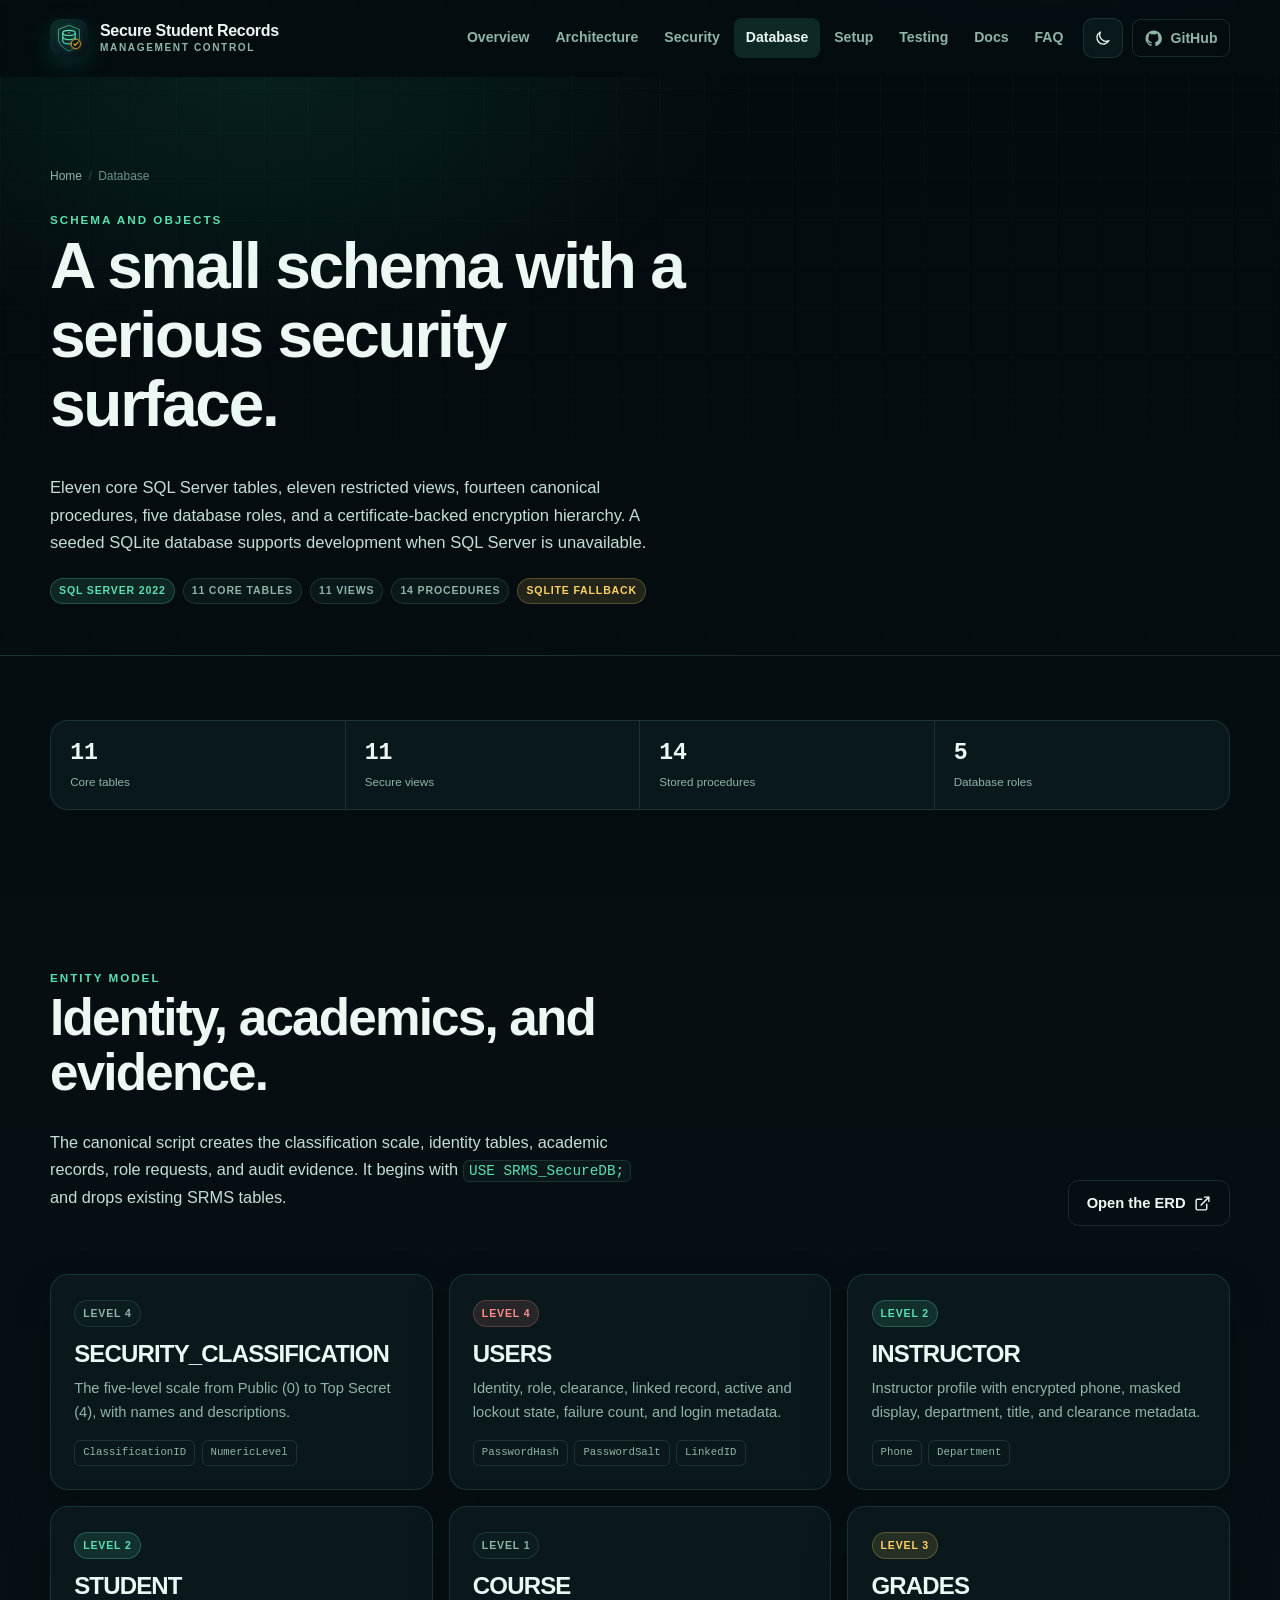
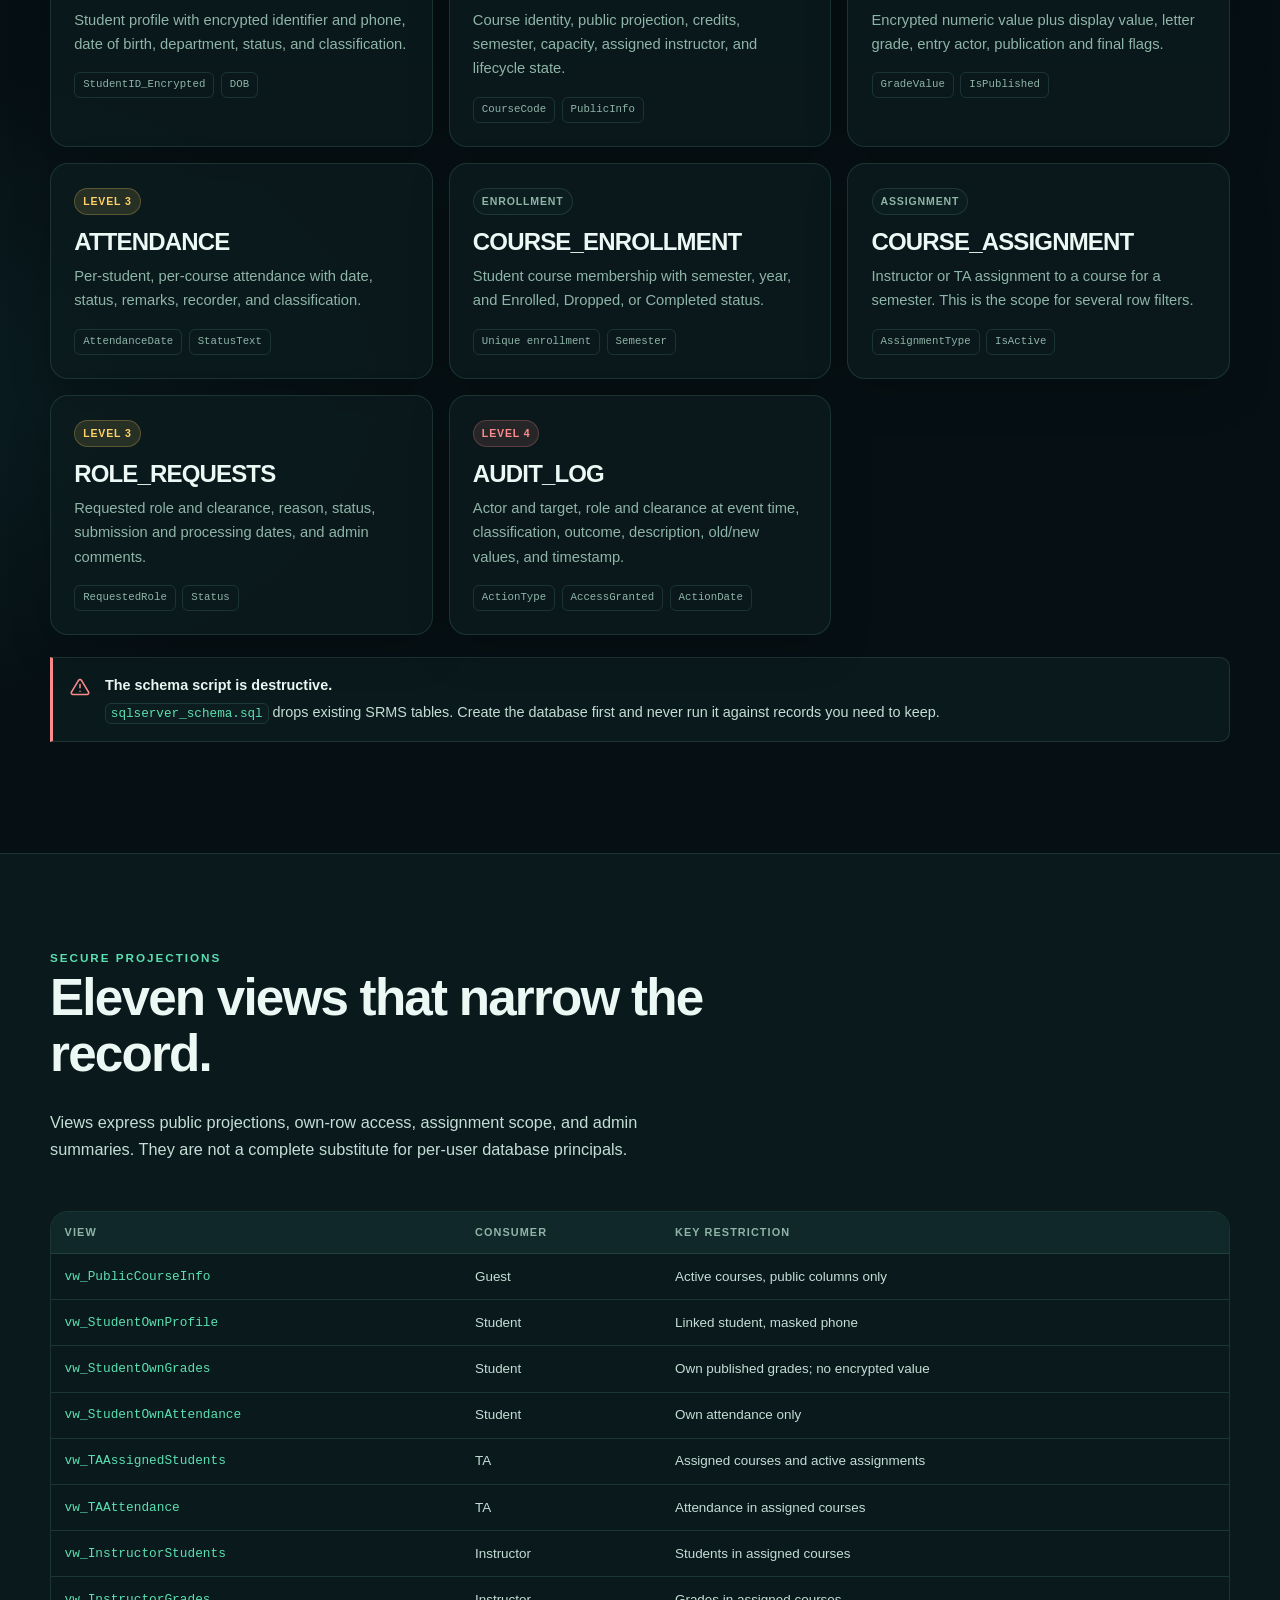
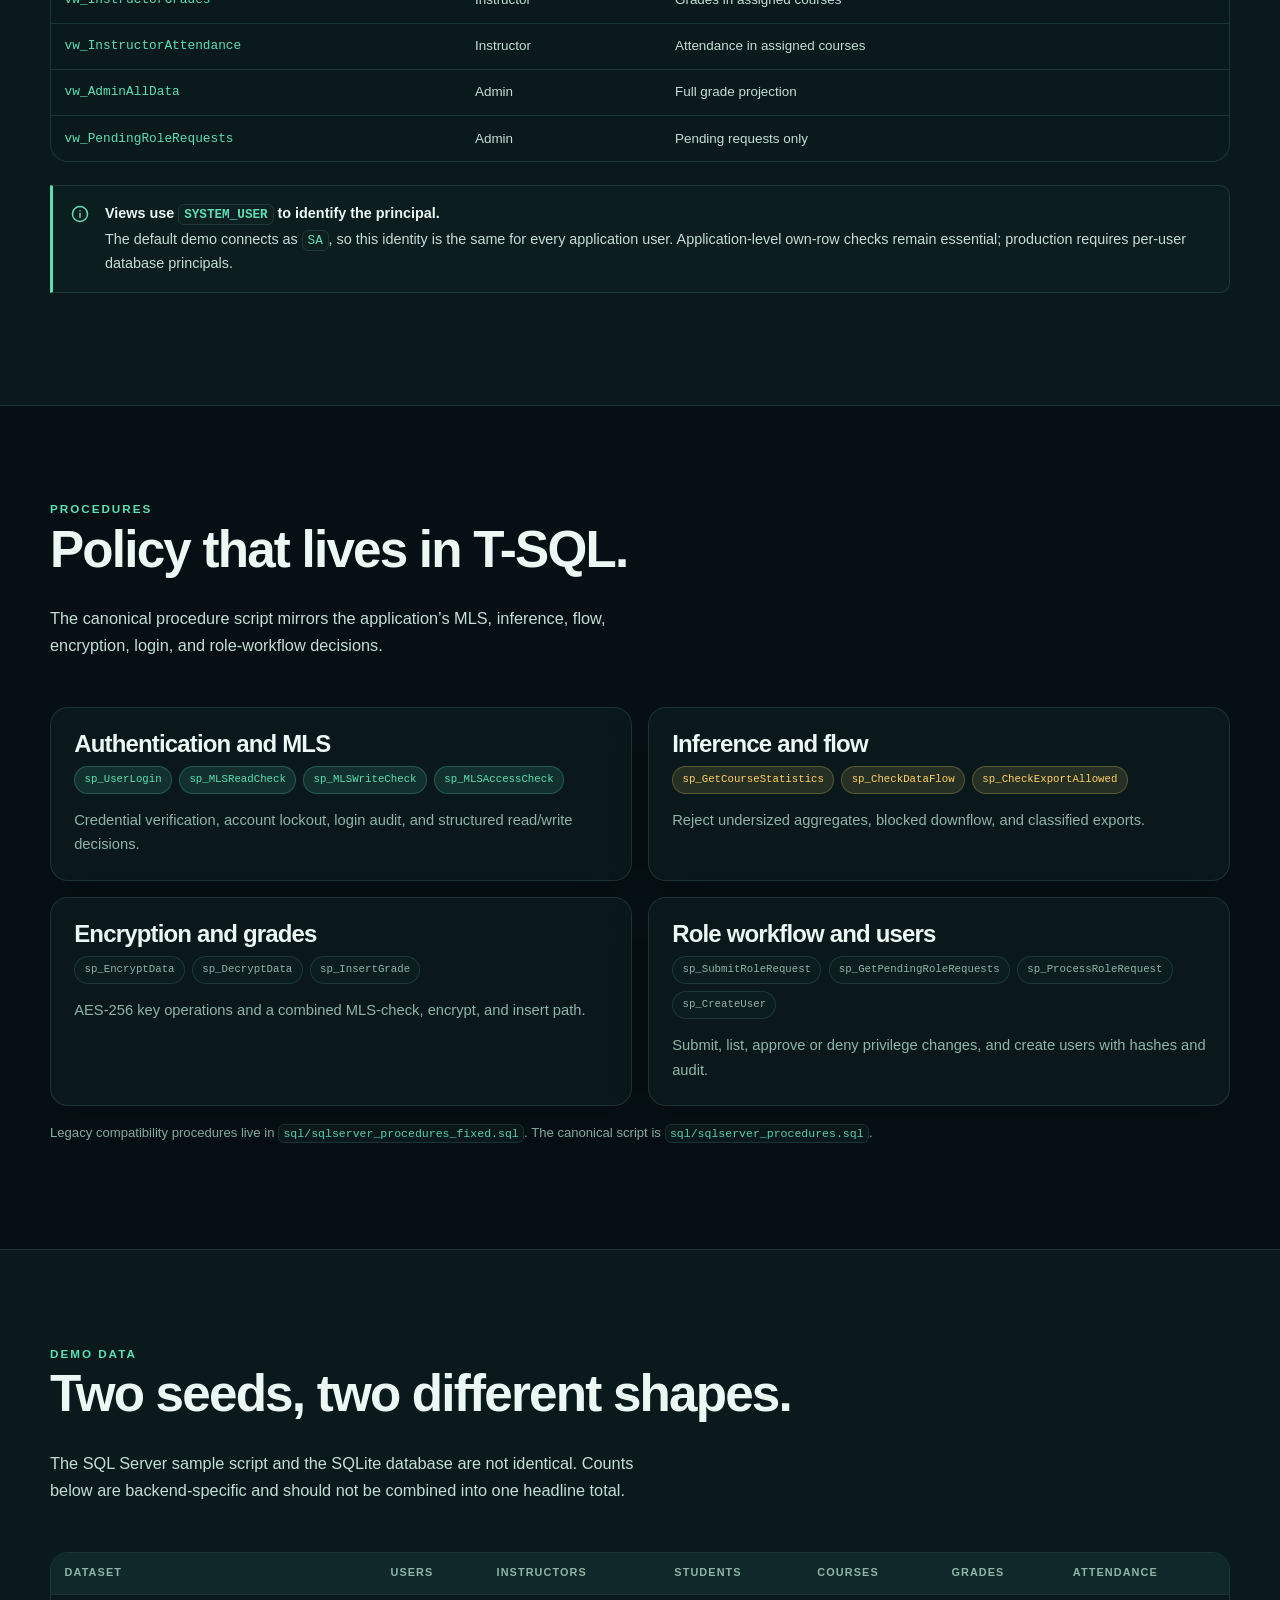
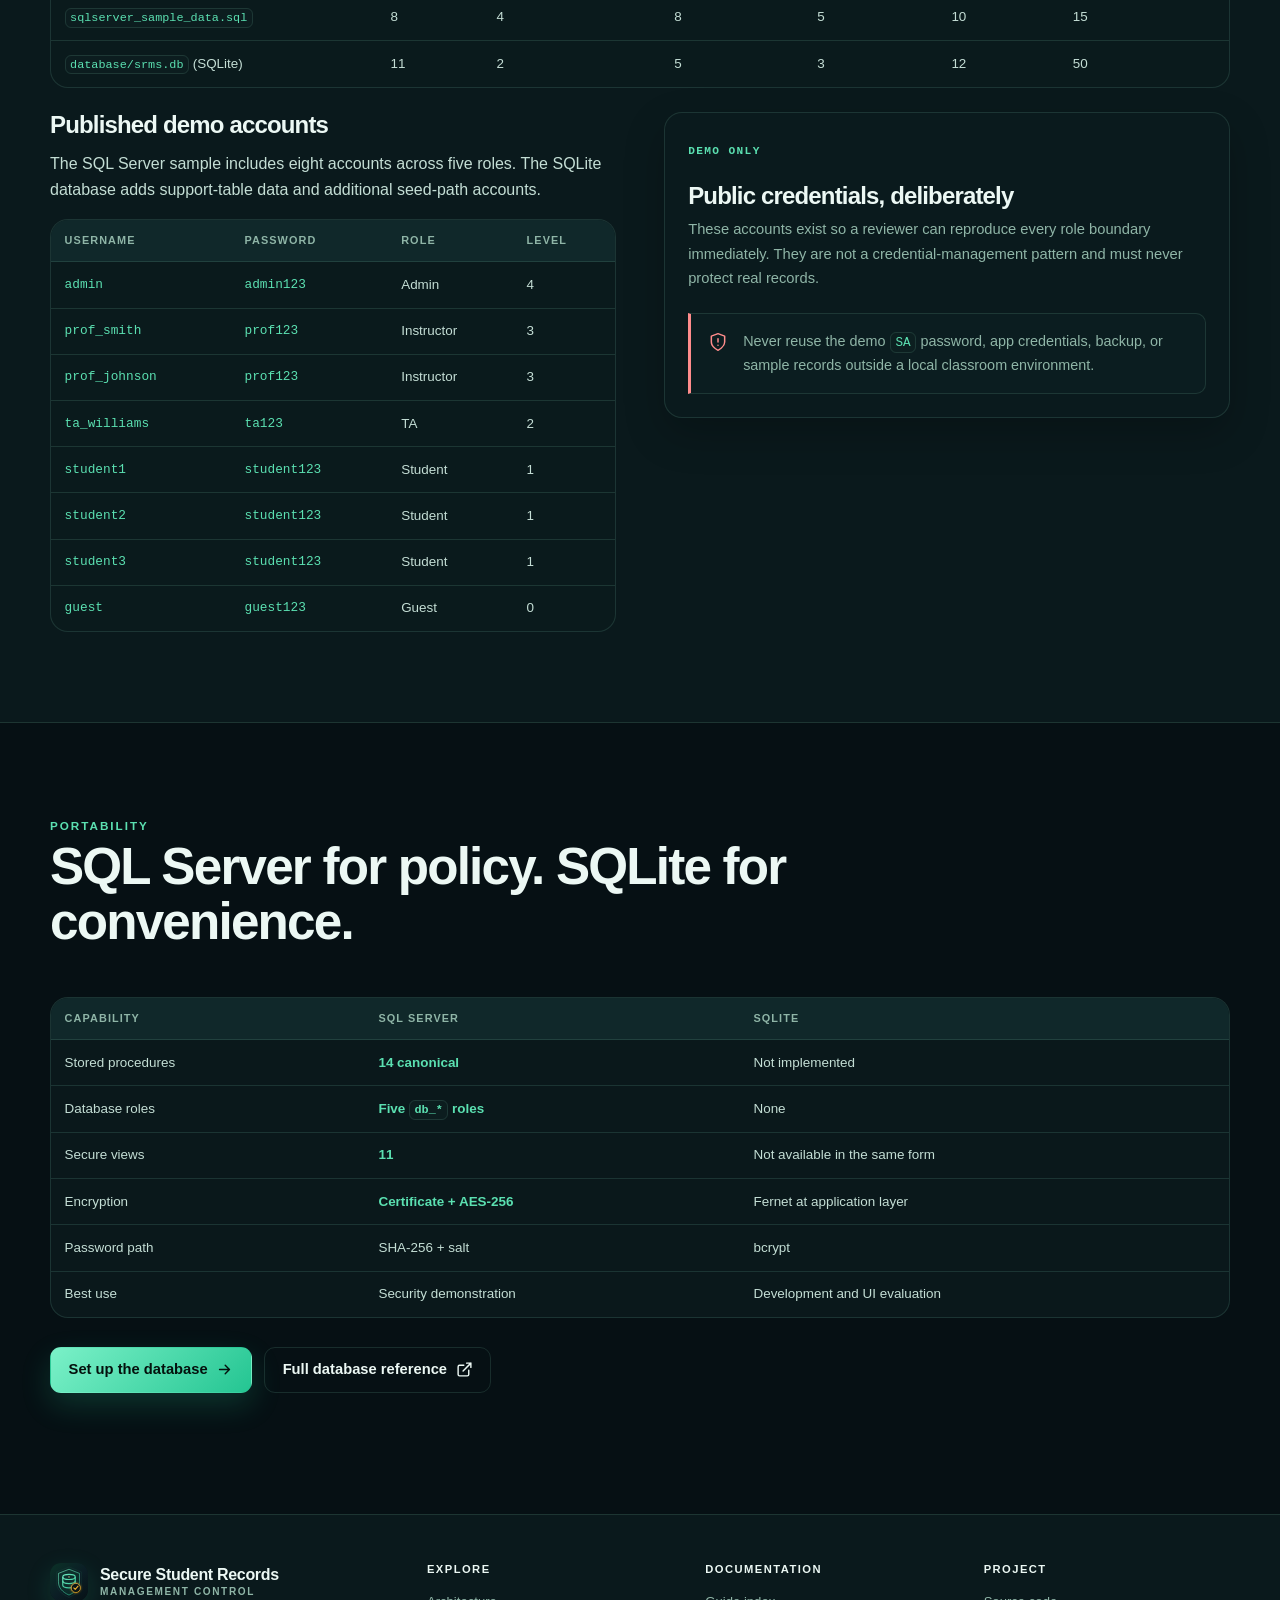
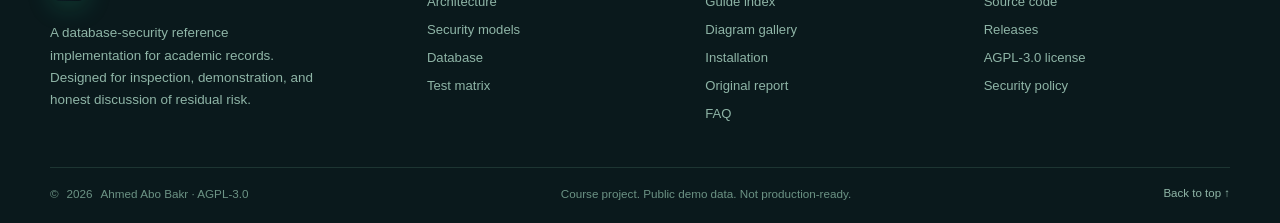
<file: docs/database.html>
<!doctype html>
<html lang="en" class="no-js">
<head>
  <meta charset="utf-8">
  <meta name="viewport" content="width=device-width, initial-scale=1">
  <title>Database reference · Secure Student Records Management Control</title>
  <meta name="description" content="Eleven core SQL Server tables, eleven secure views, fourteen procedures, five roles, demo data, and the SQLite fallback for Secure Student Records Management Control.">
  <meta name="theme-color" content="#061014">
  <meta name="color-scheme" content="dark light">
  <meta property="og:type" content="website">
  <meta property="og:title" content="Database reference · Secure Student Records Management Control">
  <meta property="og:description" content="Eleven core SQL Server tables, eleven secure views, fourteen procedures, five roles, demo data, and the SQLite fallback for Secure Student Records Management Control.">
  <meta property="og:url" content="https://ahmedbakr78.github.io/Secure-Student-Records-Management-Control/database.html">
  <meta property="og:image" content="https://ahmedbakr78.github.io/Secure-Student-Records-Management-Control/assets/og-image.png">
  <meta property="og:site_name" content="SRMS">
  <meta name="twitter:card" content="summary_large_image">
  <meta name="twitter:title" content="Database reference · Secure Student Records Management Control">
  <meta name="twitter:description" content="Eleven core SQL Server tables, eleven secure views, fourteen procedures, five roles, demo data, and the SQLite fallback for Secure Student Records Management Control.">
  <meta name="twitter:image" content="https://ahmedbakr78.github.io/Secure-Student-Records-Management-Control/assets/og-image.png">
  <link rel="canonical" href="https://ahmedbakr78.github.io/Secure-Student-Records-Management-Control/database.html">
  <link rel="icon" href="assets/brand/favicon.svg" type="image/svg+xml">
  <link rel="apple-touch-icon" href="assets/brand/apple-touch-icon.png">
  <link rel="manifest" href="site.webmanifest">
  <meta name="application-name" content="SRMS">
  <link rel="stylesheet" href="styles.css">
  <script>try{var t=localStorage.getItem("srms-theme");if(t==="light")document.documentElement.dataset.theme="light"}catch(e){}</script>
</head>
<body id="top">
  <a class="skip-link" href="#main">Skip to content</a>

  <header class="site-header" data-header>
    <div class="container nav">
      <a class="brand" href="index.html" aria-label="SRMS home">
        <img src="assets/brand/logo.svg" alt="" width="38" height="38">
        <span class="brand-copy">Secure Student Records <small>Management Control</small></span>
      </a>
      <button class="nav-toggle" type="button" aria-label="Toggle navigation" aria-expanded="false" aria-controls="site-navigation" data-nav-toggle>
        <svg viewBox="0 0 24 24" fill="none" stroke="currentColor" stroke-width="1.8" stroke-linecap="round" aria-hidden="true"><path d="M4 7h16M4 12h16M4 17h16"/></svg>
      </button>
      <nav class="nav-links" id="site-navigation" aria-label="Primary" data-nav-links>
        <a href="index.html">Overview</a>
        <a href="architecture.html">Architecture</a>
        <a href="security.html">Security</a>
        <a href="database.html" aria-current="page">Database</a>
        <a href="setup.html">Setup</a>
        <a href="testing.html">Testing</a>
        <a href="docs.html">Docs</a>
        <a href="faq.html">FAQ</a>
        <div class="nav-actions">
          <button class="icon-button" type="button" aria-label="Switch to light theme" data-theme-toggle>
            <svg class="theme-icon-moon" viewBox="0 0 24 24" fill="none" stroke="currentColor" stroke-width="1.7" stroke-linecap="round" stroke-linejoin="round" aria-hidden="true"><path d="M20 15.4A8.5 8.5 0 0 1 8.6 4a8.5 8.5 0 1 0 11.4 11.4Z"/></svg>
            <svg class="theme-icon-sun" viewBox="0 0 24 24" fill="none" stroke="currentColor" stroke-width="1.7" stroke-linecap="round" aria-hidden="true"><circle cx="12" cy="12" r="4"/><path d="M12 2v2M12 20v2M4.9 4.9l1.4 1.4M17.7 17.7l1.4 1.4M2 12h2M20 12h2M4.9 19.1l1.4-1.4M17.7 6.3l1.4-1.4"/></svg>
          </button>
          <a class="button button-small button-ghost" href="https://github.com/Ahmedbakr78/Secure-Student-Records-Management-Control" target="_blank" rel="noopener">
            <svg viewBox="0 0 24 24" fill="currentColor" aria-hidden="true"><path d="M12 .7a11.3 11.3 0 0 0-3.6 22c.6.1.8-.3.8-.6v-2.2c-3.1.7-3.8-1.3-3.8-1.3-.5-1.3-1.3-1.6-1.3-1.6-1-.7.1-.7.1-.7 1.1.1 1.7 1.2 1.7 1.2 1 1.7 2.6 1.2 3.3.9.1-.7.4-1.2.7-1.5-2.5-.3-5.2-1.3-5.2-5.7 0-1.2.4-2.3 1.2-3.1-.1-.3-.5-1.5.1-3.1 0 0 1-.3 3.1 1.2a10.8 10.8 0 0 1 5.6 0c2.2-1.5 3.1-1.2 3.1-1.2.6 1.6.2 2.8.1 3.1.8.8 1.2 1.9 1.2 3.1 0 4.4-2.6 5.4-5.2 5.7.4.4.8 1.1.8 2.2v3.2c0 .3.2.7.8.6A11.3 11.3 0 0 0 12 .7Z"/></svg>
            GitHub
          </a>
        </div>
      </nav>
    </div>
  </header>

  <main id="main">
    <section class="page-hero">
      <div class="container">
        <nav class="breadcrumbs" aria-label="Breadcrumb">
          <a href="index.html">Home</a><span class="breadcrumb-sep">/</span><span>Database</span>
        </nav>
        <span class="kicker">Schema and objects</span>
        <h1>A small schema with a serious security surface.</h1>
        <p>Eleven core SQL Server tables, eleven restricted views, fourteen canonical procedures, five database roles, and a certificate-backed encryption hierarchy. A seeded SQLite database supports development when SQL Server is unavailable.</p>
        <div class="page-meta">
          <span class="badge badge-mint">SQL Server 2022</span>
          <span class="badge">11 core tables</span>
          <span class="badge">11 views</span>
          <span class="badge">14 procedures</span>
          <span class="badge badge-amber">SQLite fallback</span>
        </div>
      </div>
    </section>

    <section class="section-tight">
      <div class="container">
        <div class="stat-strip reveal">
          <div class="stat"><strong>11</strong><span>Core tables</span></div>
          <div class="stat"><strong>11</strong><span>Secure views</span></div>
          <div class="stat"><strong>14</strong><span>Stored procedures</span></div>
          <div class="stat"><strong>5</strong><span>Database roles</span></div>
        </div>
      </div>
    </section>

    <section class="section">
      <div class="container">
        <div class="section-head section-head-split">
          <div>
            <span class="kicker">Entity model</span>
            <h2>Identity, academics, and evidence.</h2>
            <p>The canonical script creates the classification scale, identity tables, academic records, role requests, and audit evidence. It begins with <code>USE SRMS_SecureDB;</code> and drops existing SRMS tables.</p>
          </div>
          <a class="button button-ghost" href="assets/diagrams/erd.svg" target="_blank" rel="noopener">Open the ERD
            <svg viewBox="0 0 24 24" fill="none" stroke="currentColor" stroke-width="2" stroke-linecap="round" stroke-linejoin="round" aria-hidden="true"><path d="M18 13v6a2 2 0 0 1-2 2H5a2 2 0 0 1-2-2V8a2 2 0 0 1 2-2h6"/><path d="M15 3h6v6M10 14 21 3"/></svg>
          </a>
        </div>

        <div class="grid grid-3">
          <article class="card reveal">
            <span class="badge">Level 4</span>
            <h3 style="margin-top:0.9rem">SECURITY_CLASSIFICATION</h3>
            <p>The five-level scale from Public (0) to Top Secret (4), with names and descriptions.</p>
            <div class="tag-row"><span class="tag">ClassificationID</span><span class="tag">NumericLevel</span></div>
          </article>
          <article class="card reveal">
            <span class="badge badge-danger">Level 4</span>
            <h3 style="margin-top:0.9rem">USERS</h3>
            <p>Identity, role, clearance, linked record, active and lockout state, failure count, and login metadata.</p>
            <div class="tag-row"><span class="tag">PasswordHash</span><span class="tag">PasswordSalt</span><span class="tag">LinkedID</span></div>
          </article>
          <article class="card reveal">
            <span class="badge badge-mint">Level 2</span>
            <h3 style="margin-top:0.9rem">INSTRUCTOR</h3>
            <p>Instructor profile with encrypted phone, masked display, department, title, and clearance metadata.</p>
            <div class="tag-row"><span class="tag">Phone</span><span class="tag">Department</span></div>
          </article>
          <article class="card reveal">
            <span class="badge badge-mint">Level 2</span>
            <h3 style="margin-top:0.9rem">STUDENT</h3>
            <p>Student profile with encrypted identifier and phone, date of birth, department, status, and classification.</p>
            <div class="tag-row"><span class="tag">StudentID_Encrypted</span><span class="tag">DOB</span></div>
          </article>
          <article class="card reveal">
            <span class="badge">Level 1</span>
            <h3 style="margin-top:0.9rem">COURSE</h3>
            <p>Course identity, public projection, credits, semester, capacity, assigned instructor, and lifecycle state.</p>
            <div class="tag-row"><span class="tag">CourseCode</span><span class="tag">PublicInfo</span></div>
          </article>
          <article class="card reveal">
            <span class="badge badge-amber">Level 3</span>
            <h3 style="margin-top:0.9rem">GRADES</h3>
            <p>Encrypted numeric value plus display value, letter grade, entry actor, publication and final flags.</p>
            <div class="tag-row"><span class="tag">GradeValue</span><span class="tag">IsPublished</span></div>
          </article>
          <article class="card reveal">
            <span class="badge badge-amber">Level 3</span>
            <h3 style="margin-top:0.9rem">ATTENDANCE</h3>
            <p>Per-student, per-course attendance with date, status, remarks, recorder, and classification.</p>
            <div class="tag-row"><span class="tag">AttendanceDate</span><span class="tag">StatusText</span></div>
          </article>
          <article class="card reveal">
            <span class="badge">Enrollment</span>
            <h3 style="margin-top:0.9rem">COURSE_ENROLLMENT</h3>
            <p>Student course membership with semester, year, and Enrolled, Dropped, or Completed status.</p>
            <div class="tag-row"><span class="tag">Unique enrollment</span><span class="tag">Semester</span></div>
          </article>
          <article class="card reveal">
            <span class="badge">Assignment</span>
            <h3 style="margin-top:0.9rem">COURSE_ASSIGNMENT</h3>
            <p>Instructor or TA assignment to a course for a semester. This is the scope for several row filters.</p>
            <div class="tag-row"><span class="tag">AssignmentType</span><span class="tag">IsActive</span></div>
          </article>
          <article class="card reveal">
            <span class="badge badge-amber">Level 3</span>
            <h3 style="margin-top:0.9rem">ROLE_REQUESTS</h3>
            <p>Requested role and clearance, reason, status, submission and processing dates, and admin comments.</p>
            <div class="tag-row"><span class="tag">RequestedRole</span><span class="tag">Status</span></div>
          </article>
          <article class="card reveal">
            <span class="badge badge-danger">Level 4</span>
            <h3 style="margin-top:0.9rem">AUDIT_LOG</h3>
            <p>Actor and target, role and clearance at event time, classification, outcome, description, old/new values, and timestamp.</p>
            <div class="tag-row"><span class="tag">ActionType</span><span class="tag">AccessGranted</span><span class="tag">ActionDate</span></div>
          </article>
        </div>
        <div class="callout callout-danger">
          <svg viewBox="0 0 24 24" fill="none" stroke="currentColor" stroke-width="1.8" stroke-linecap="round" stroke-linejoin="round" aria-hidden="true"><path d="M10.3 3.9 1.8 18a2 2 0 0 0 1.7 3h17a2 2 0 0 0 1.7-3L13.7 3.9a2 2 0 0 0-3.4 0Z"/><path d="M12 9v4M12 17h.01"/></svg>
          <p><strong>The schema script is destructive.</strong><code>sqlserver_schema.sql</code> drops existing SRMS tables. Create the database first and never run it against records you need to keep.</p>
        </div>
      </div>
    </section>

    <section class="section section-soft">
      <div class="container">
        <div class="section-head">
          <span class="kicker">Secure projections</span>
          <h2>Eleven views that narrow the record.</h2>
          <p>Views express public projections, own-row access, assignment scope, and admin summaries. They are not a complete substitute for per-user database principals.</p>
        </div>
        <div class="table-wrap reveal">
          <table>
            <thead><tr><th>View</th><th>Consumer</th><th>Key restriction</th></tr></thead>
            <tbody>
              <tr><td class="table-code">vw_PublicCourseInfo</td><td>Guest</td><td>Active courses, public columns only</td></tr>
              <tr><td class="table-code">vw_StudentOwnProfile</td><td>Student</td><td>Linked student, masked phone</td></tr>
              <tr><td class="table-code">vw_StudentOwnGrades</td><td>Student</td><td>Own published grades; no encrypted value</td></tr>
              <tr><td class="table-code">vw_StudentOwnAttendance</td><td>Student</td><td>Own attendance only</td></tr>
              <tr><td class="table-code">vw_TAAssignedStudents</td><td>TA</td><td>Assigned courses and active assignments</td></tr>
              <tr><td class="table-code">vw_TAAttendance</td><td>TA</td><td>Attendance in assigned courses</td></tr>
              <tr><td class="table-code">vw_InstructorStudents</td><td>Instructor</td><td>Students in assigned courses</td></tr>
              <tr><td class="table-code">vw_InstructorGrades</td><td>Instructor</td><td>Grades in assigned courses</td></tr>
              <tr><td class="table-code">vw_InstructorAttendance</td><td>Instructor</td><td>Attendance in assigned courses</td></tr>
              <tr><td class="table-code">vw_AdminAllData</td><td>Admin</td><td>Full grade projection</td></tr>
              <tr><td class="table-code">vw_PendingRoleRequests</td><td>Admin</td><td>Pending requests only</td></tr>
            </tbody>
          </table>
        </div>
        <div class="callout">
          <svg viewBox="0 0 24 24" fill="none" stroke="currentColor" stroke-width="1.8" stroke-linecap="round" stroke-linejoin="round" aria-hidden="true"><circle cx="12" cy="12" r="9"/><path d="M12 11v5M12 8h.01"/></svg>
          <p><strong>Views use <code>SYSTEM_USER</code> to identify the principal.</strong>The default demo connects as <code>SA</code>, so this identity is the same for every application user. Application-level own-row checks remain essential; production requires per-user database principals.</p>
        </div>
      </div>
    </section>

    <section class="section">
      <div class="container">
        <div class="section-head">
          <span class="kicker">Procedures</span>
          <h2>Policy that lives in T-SQL.</h2>
          <p>The canonical procedure script mirrors the application’s MLS, inference, flow, encryption, login, and role-workflow decisions.</p>
        </div>
        <div class="grid grid-2">
          <div class="card">
            <h3>Authentication and MLS</h3>
            <div class="pill-row">
              <span class="pill pill-mint">sp_UserLogin</span>
              <span class="pill pill-mint">sp_MLSReadCheck</span>
              <span class="pill pill-mint">sp_MLSWriteCheck</span>
              <span class="pill pill-mint">sp_MLSAccessCheck</span>
            </div>
            <p style="margin-top:0.9rem">Credential verification, account lockout, login audit, and structured read/write decisions.</p>
          </div>
          <div class="card">
            <h3>Inference and flow</h3>
            <div class="pill-row">
              <span class="pill pill-amber">sp_GetCourseStatistics</span>
              <span class="pill pill-amber">sp_CheckDataFlow</span>
              <span class="pill pill-amber">sp_CheckExportAllowed</span>
            </div>
            <p style="margin-top:0.9rem">Reject undersized aggregates, blocked downflow, and classified exports.</p>
          </div>
          <div class="card">
            <h3>Encryption and grades</h3>
            <div class="pill-row">
              <span class="pill">sp_EncryptData</span>
              <span class="pill">sp_DecryptData</span>
              <span class="pill">sp_InsertGrade</span>
            </div>
            <p style="margin-top:0.9rem">AES-256 key operations and a combined MLS-check, encrypt, and insert path.</p>
          </div>
          <div class="card">
            <h3>Role workflow and users</h3>
            <div class="pill-row">
              <span class="pill">sp_SubmitRoleRequest</span>
              <span class="pill">sp_GetPendingRoleRequests</span>
              <span class="pill">sp_ProcessRoleRequest</span>
              <span class="pill">sp_CreateUser</span>
            </div>
            <p style="margin-top:0.9rem">Submit, list, approve or deny privilege changes, and create users with hashes and audit.</p>
          </div>
        </div>
        <p style="margin-top:1rem;font-size:0.82rem;color:var(--muted)">Legacy compatibility procedures live in <code>sql/sqlserver_procedures_fixed.sql</code>. The canonical script is <code>sql/sqlserver_procedures.sql</code>.</p>
      </div>
    </section>

    <section class="section section-soft">
      <div class="container">
        <div class="section-head">
          <span class="kicker">Demo data</span>
          <h2>Two seeds, two different shapes.</h2>
          <p>The SQL Server sample script and the SQLite database are not identical. Counts below are backend-specific and should not be combined into one headline total.</p>
        </div>
        <div class="table-wrap reveal">
          <table>
            <thead><tr><th>Dataset</th><th>Users</th><th>Instructors</th><th>Students</th><th>Courses</th><th>Grades</th><th>Attendance</th></tr></thead>
            <tbody>
              <tr><td><code>sqlserver_sample_data.sql</code></td><td>8</td><td>4</td><td>8</td><td>5</td><td>10</td><td>15</td></tr>
              <tr><td><code>database/srms.db</code> (SQLite)</td><td>11</td><td>2</td><td>5</td><td>3</td><td>12</td><td>50</td></tr>
            </tbody>
          </table>
        </div>
        <div class="split" style="margin-top:1.5rem">
          <div>
            <h3>Published demo accounts</h3>
            <p>The SQL Server sample includes eight accounts across five roles. The SQLite database adds support-table data and additional seed-path accounts.</p>
            <div class="table-wrap">
              <table>
                <thead><tr><th>Username</th><th>Password</th><th>Role</th><th>Level</th></tr></thead>
                <tbody>
                  <tr><td class="table-code">admin</td><td class="table-code">admin123</td><td>Admin</td><td>4</td></tr>
                  <tr><td class="table-code">prof_smith</td><td class="table-code">prof123</td><td>Instructor</td><td>3</td></tr>
                  <tr><td class="table-code">prof_johnson</td><td class="table-code">prof123</td><td>Instructor</td><td>3</td></tr>
                  <tr><td class="table-code">ta_williams</td><td class="table-code">ta123</td><td>TA</td><td>2</td></tr>
                  <tr><td class="table-code">student1</td><td class="table-code">student123</td><td>Student</td><td>1</td></tr>
                  <tr><td class="table-code">student2</td><td class="table-code">student123</td><td>Student</td><td>1</td></tr>
                  <tr><td class="table-code">student3</td><td class="table-code">student123</td><td>Student</td><td>1</td></tr>
                  <tr><td class="table-code">guest</td><td class="table-code">guest123</td><td>Guest</td><td>0</td></tr>
                </tbody>
              </table>
            </div>
          </div>
          <div class="sticky">
            <div class="card">
              <span class="card-number">DEMO ONLY</span>
              <h3>Public credentials, deliberately</h3>
              <p>These accounts exist so a reviewer can reproduce every role boundary immediately. They are not a credential-management pattern and must never protect real records.</p>
              <div class="callout callout-danger" style="margin-bottom:0">
                <svg viewBox="0 0 24 24" fill="none" stroke="currentColor" stroke-width="1.8" stroke-linecap="round" stroke-linejoin="round" aria-hidden="true"><path d="M12 22s8-4 8-10V5l-8-3-8 3v7c0 6 8 10 8 10Z"/><path d="M12 8v4M12 16h.01"/></svg>
                <p>Never reuse the demo <code>SA</code> password, app credentials, backup, or sample records outside a local classroom environment.</p>
              </div>
            </div>
          </div>
        </div>
      </div>
    </section>

    <section class="section">
      <div class="container">
        <div class="section-head">
          <span class="kicker">Portability</span>
          <h2>SQL Server for policy. SQLite for convenience.</h2>
        </div>
        <div class="table-wrap reveal">
          <table>
            <thead><tr><th>Capability</th><th>SQL Server</th><th>SQLite</th></tr></thead>
            <tbody>
              <tr><td>Stored procedures</td><td class="table-allow">14 canonical</td><td>Not implemented</td></tr>
              <tr><td>Database roles</td><td class="table-allow">Five <code>db_*</code> roles</td><td>None</td></tr>
              <tr><td>Secure views</td><td class="table-allow">11</td><td>Not available in the same form</td></tr>
              <tr><td>Encryption</td><td class="table-allow">Certificate + AES-256</td><td>Fernet at application layer</td></tr>
              <tr><td>Password path</td><td>SHA-256 + salt</td><td>bcrypt</td></tr>
              <tr><td>Best use</td><td>Security demonstration</td><td>Development and UI evaluation</td></tr>
            </tbody>
          </table>
        </div>
        <div class="hero-actions">
          <a class="button button-primary" href="setup.html">Set up the database
            <svg viewBox="0 0 24 24" fill="none" stroke="currentColor" stroke-width="2" stroke-linecap="round" stroke-linejoin="round" aria-hidden="true"><path d="M5 12h14M13 6l6 6-6 6"/></svg>
          </a>
          <a class="button button-ghost" href="https://github.com/Ahmedbakr78/Secure-Student-Records-Management-Control/blob/main/documentation/04-database-reference.md" target="_blank" rel="noopener">Full database reference
            <svg viewBox="0 0 24 24" fill="none" stroke="currentColor" stroke-width="2" stroke-linecap="round" stroke-linejoin="round" aria-hidden="true"><path d="M18 13v6a2 2 0 0 1-2 2H5a2 2 0 0 1-2-2V8a2 2 0 0 1 2-2h6"/><path d="M15 3h6v6M10 14 21 3"/></svg>
          </a>
        </div>
      </div>
    </section>
  </main>

  <footer class="site-footer">
    <div class="container">
      <div class="footer-grid">
        <div class="footer-brand">
          <a class="brand" href="index.html" aria-label="SRMS home">
            <img src="assets/brand/logo.svg" alt="" width="38" height="38">
            <span class="brand-copy">Secure Student Records <small>Management Control</small></span>
          </a>
          <p>A database-security reference implementation for academic records. Designed for inspection, demonstration, and honest discussion of residual risk.</p>
        </div>
        <div class="footer-col">
          <h3>Explore</h3>
          <a href="architecture.html">Architecture</a>
          <a href="security.html">Security models</a>
          <a href="database.html">Database</a>
          <a href="testing.html">Test matrix</a>
        </div>
        <div class="footer-col">
          <h3>Documentation</h3>
          <a href="docs.html">Guide index</a>
          <a href="diagrams.html">Diagram gallery</a>
          <a href="setup.html">Installation</a>
          <a href="assets/report/d_ds.pdf">Original report</a>
          <a href="faq.html">FAQ</a>
        </div>
        <div class="footer-col">
          <h3>Project</h3>
          <a href="https://github.com/Ahmedbakr78/Secure-Student-Records-Management-Control" target="_blank" rel="noopener">Source code</a>
          <a href="https://github.com/Ahmedbakr78/Secure-Student-Records-Management-Control/releases" target="_blank" rel="noopener">Releases</a>
          <a href="https://github.com/Ahmedbakr78/Secure-Student-Records-Management-Control/blob/main/LICENSE" target="_blank" rel="noopener">AGPL-3.0 license</a>
          <a href="https://github.com/Ahmedbakr78/Secure-Student-Records-Management-Control/blob/main/SECURITY.md" target="_blank" rel="noopener">Security policy</a>
        </div>
      </div>
      <div class="footer-bottom">
        <span>© <span data-year>2026</span> Ahmed Abo Bakr · AGPL-3.0</span>
        <span>Course project. Public demo data. Not production-ready.</span>
        <a class="to-top" href="#top">Back to top ↑</a>
      </div>
    </div>
  </footer>

  <script src="script.js" defer></script>
</body>
</html>
</file>
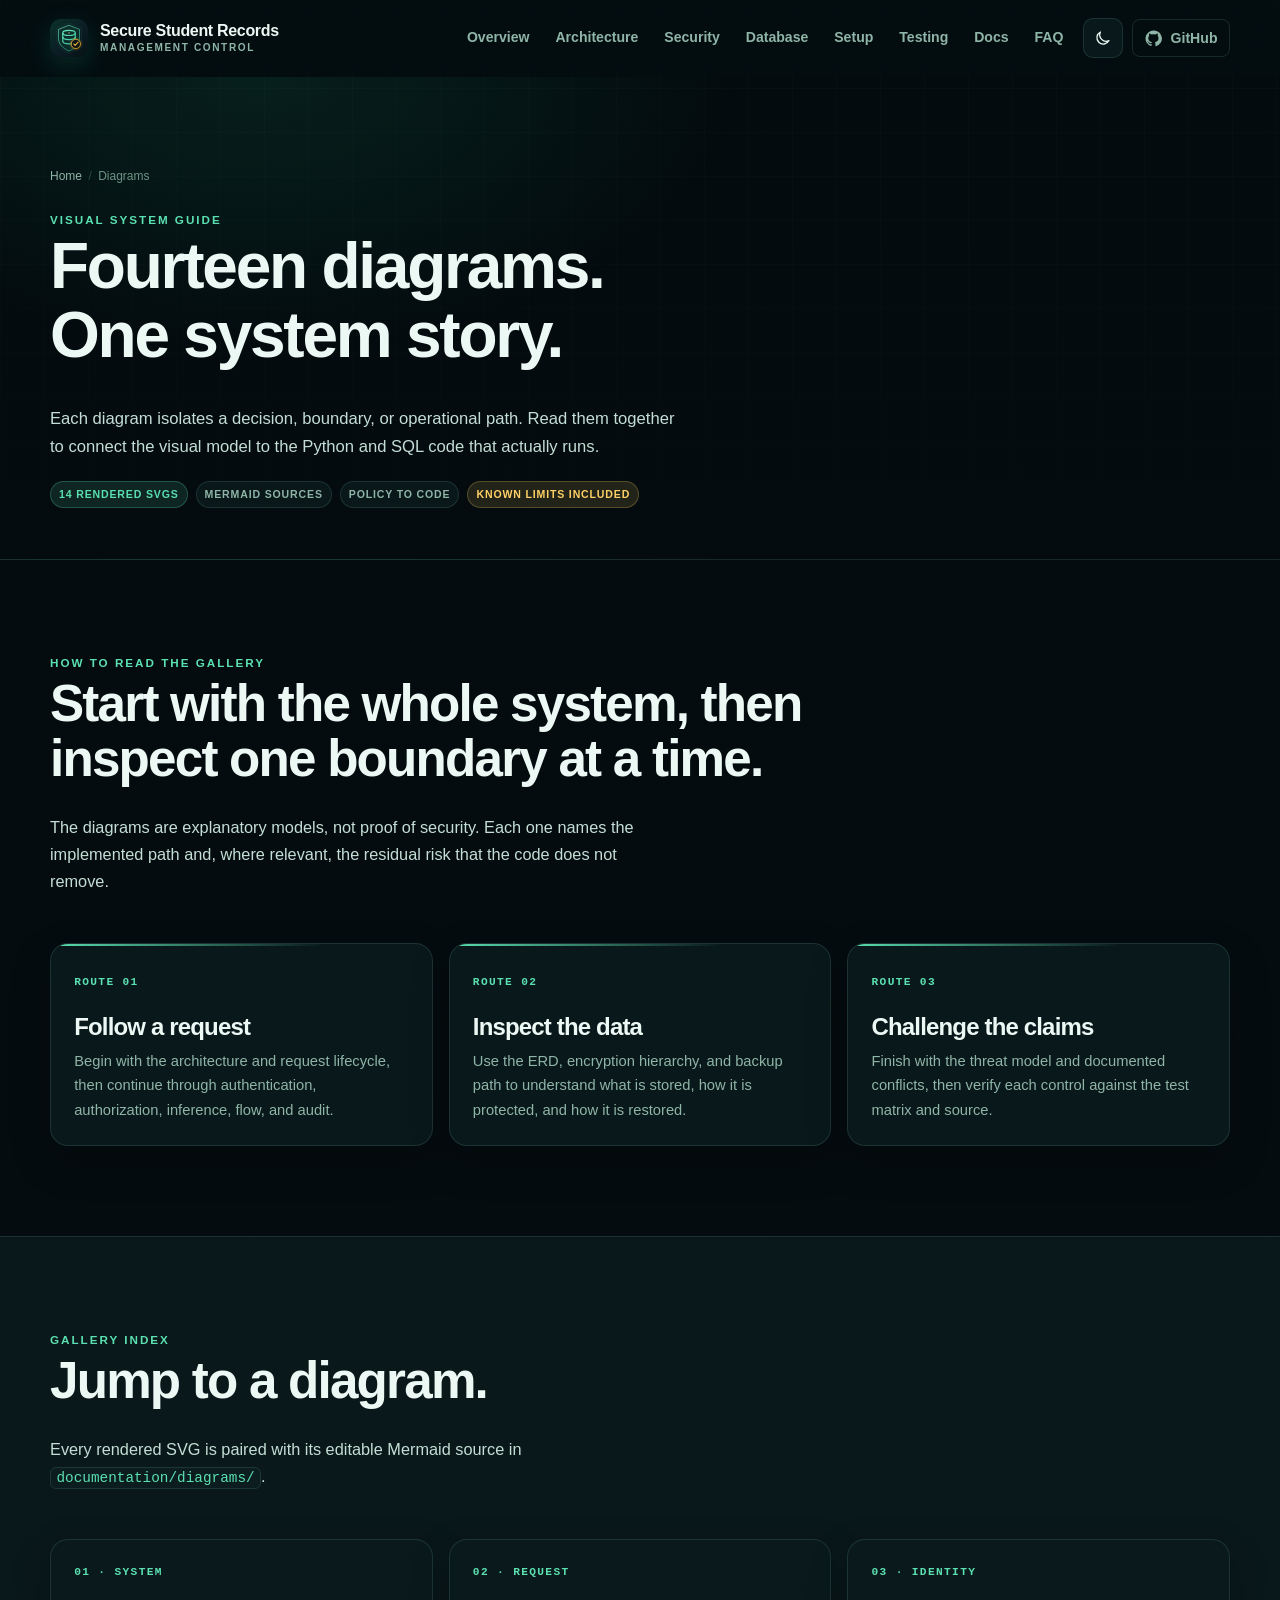
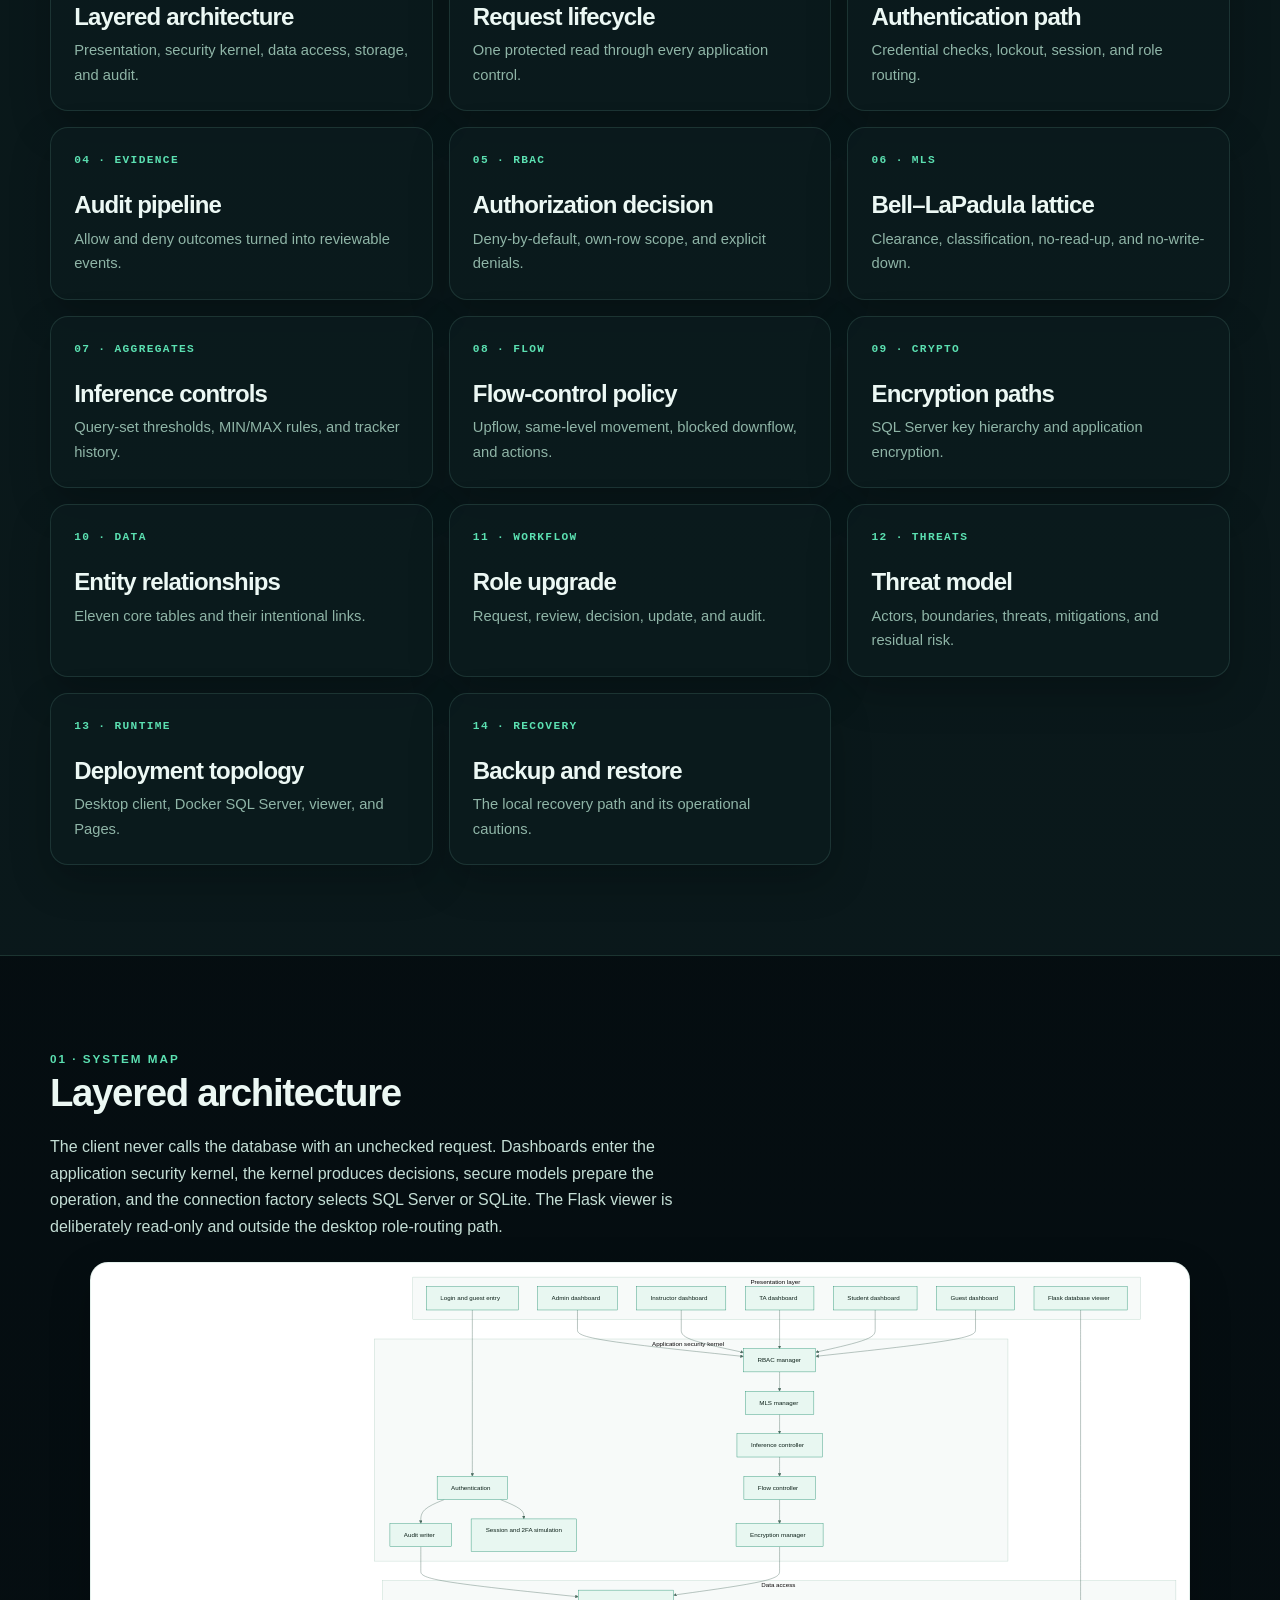
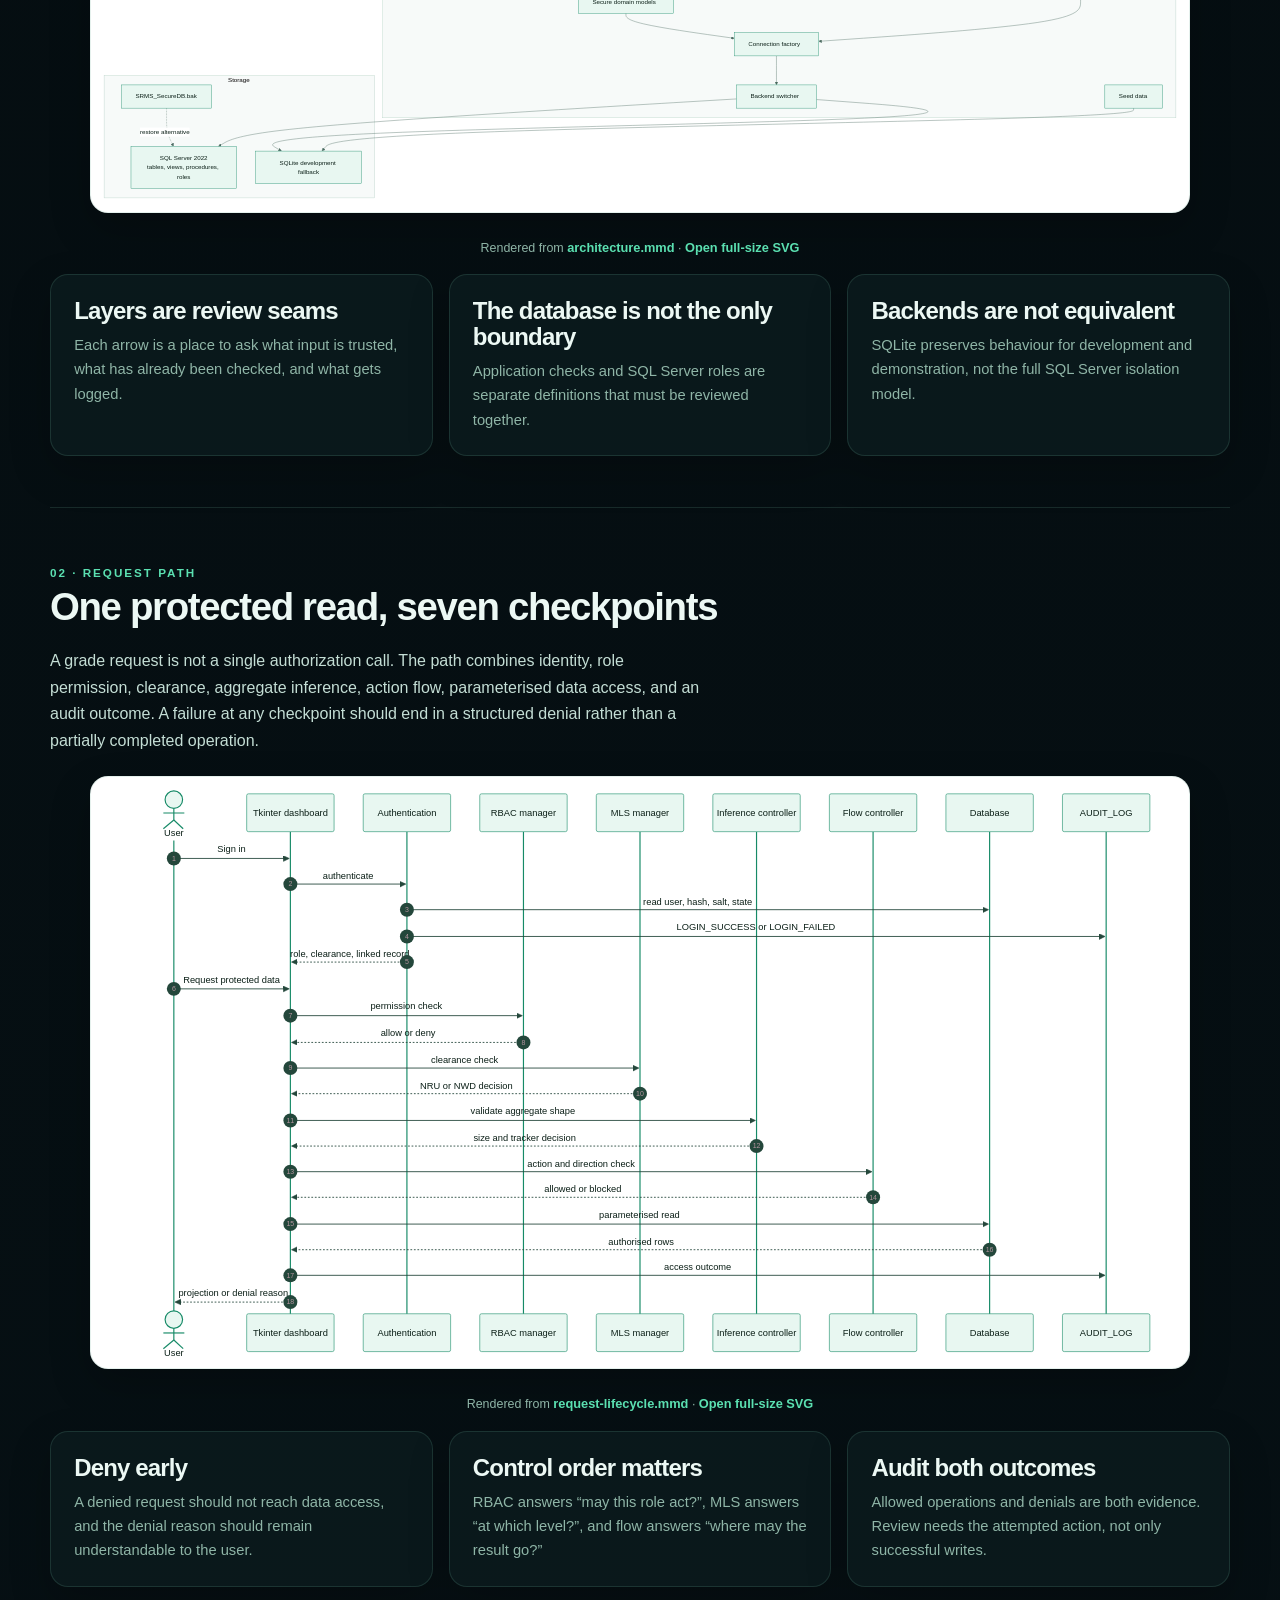
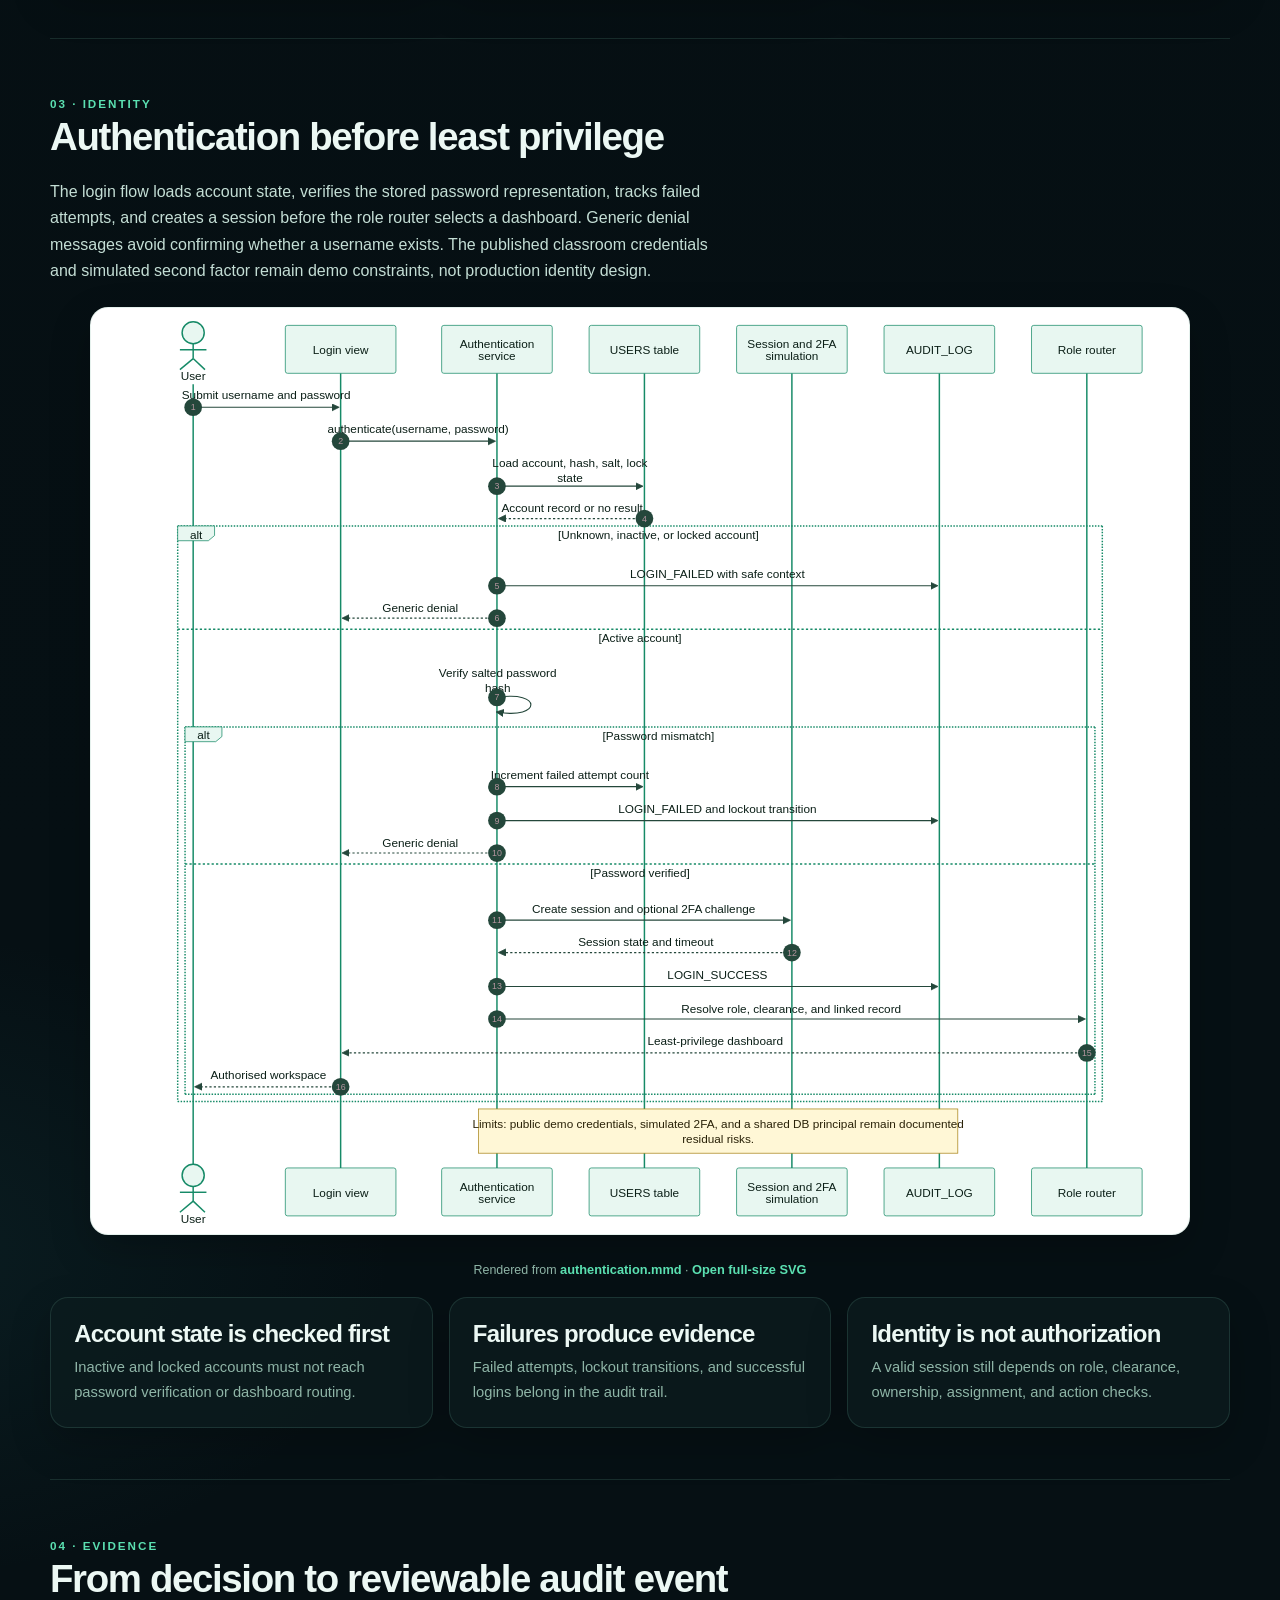
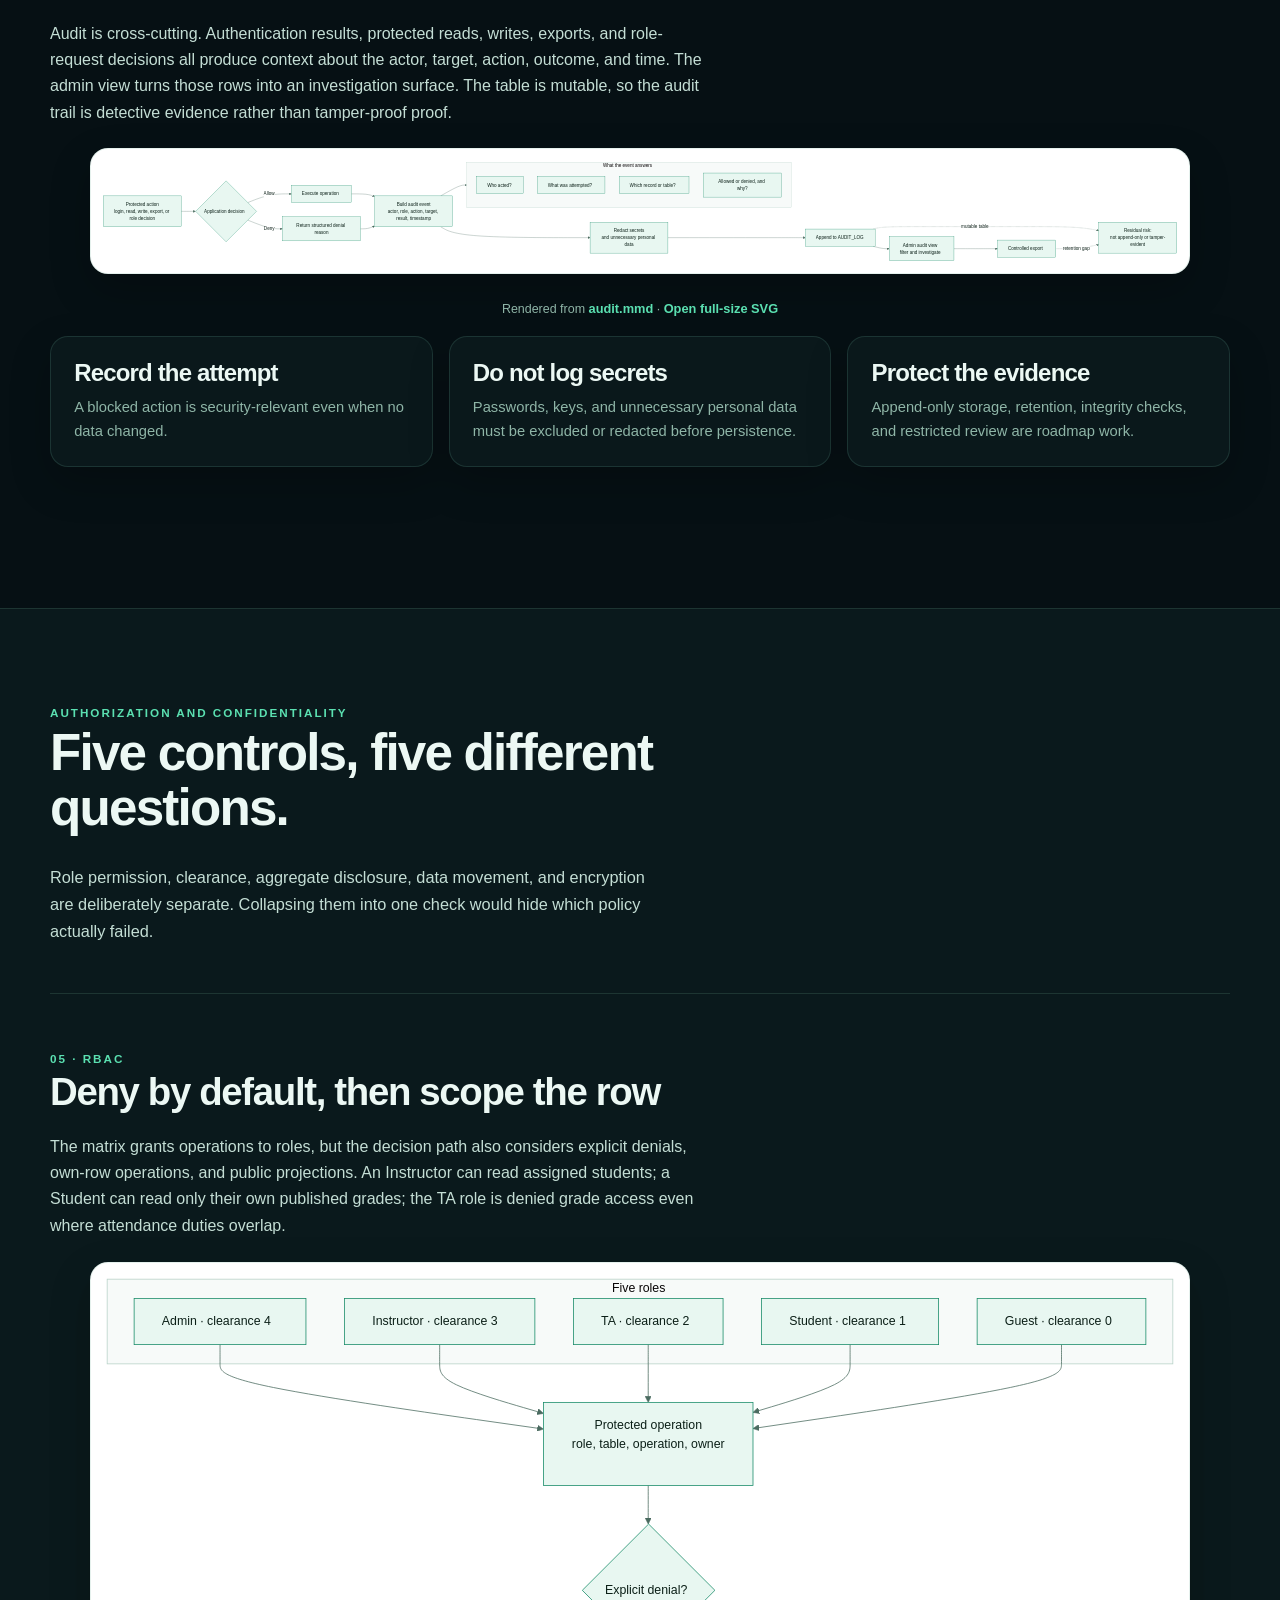
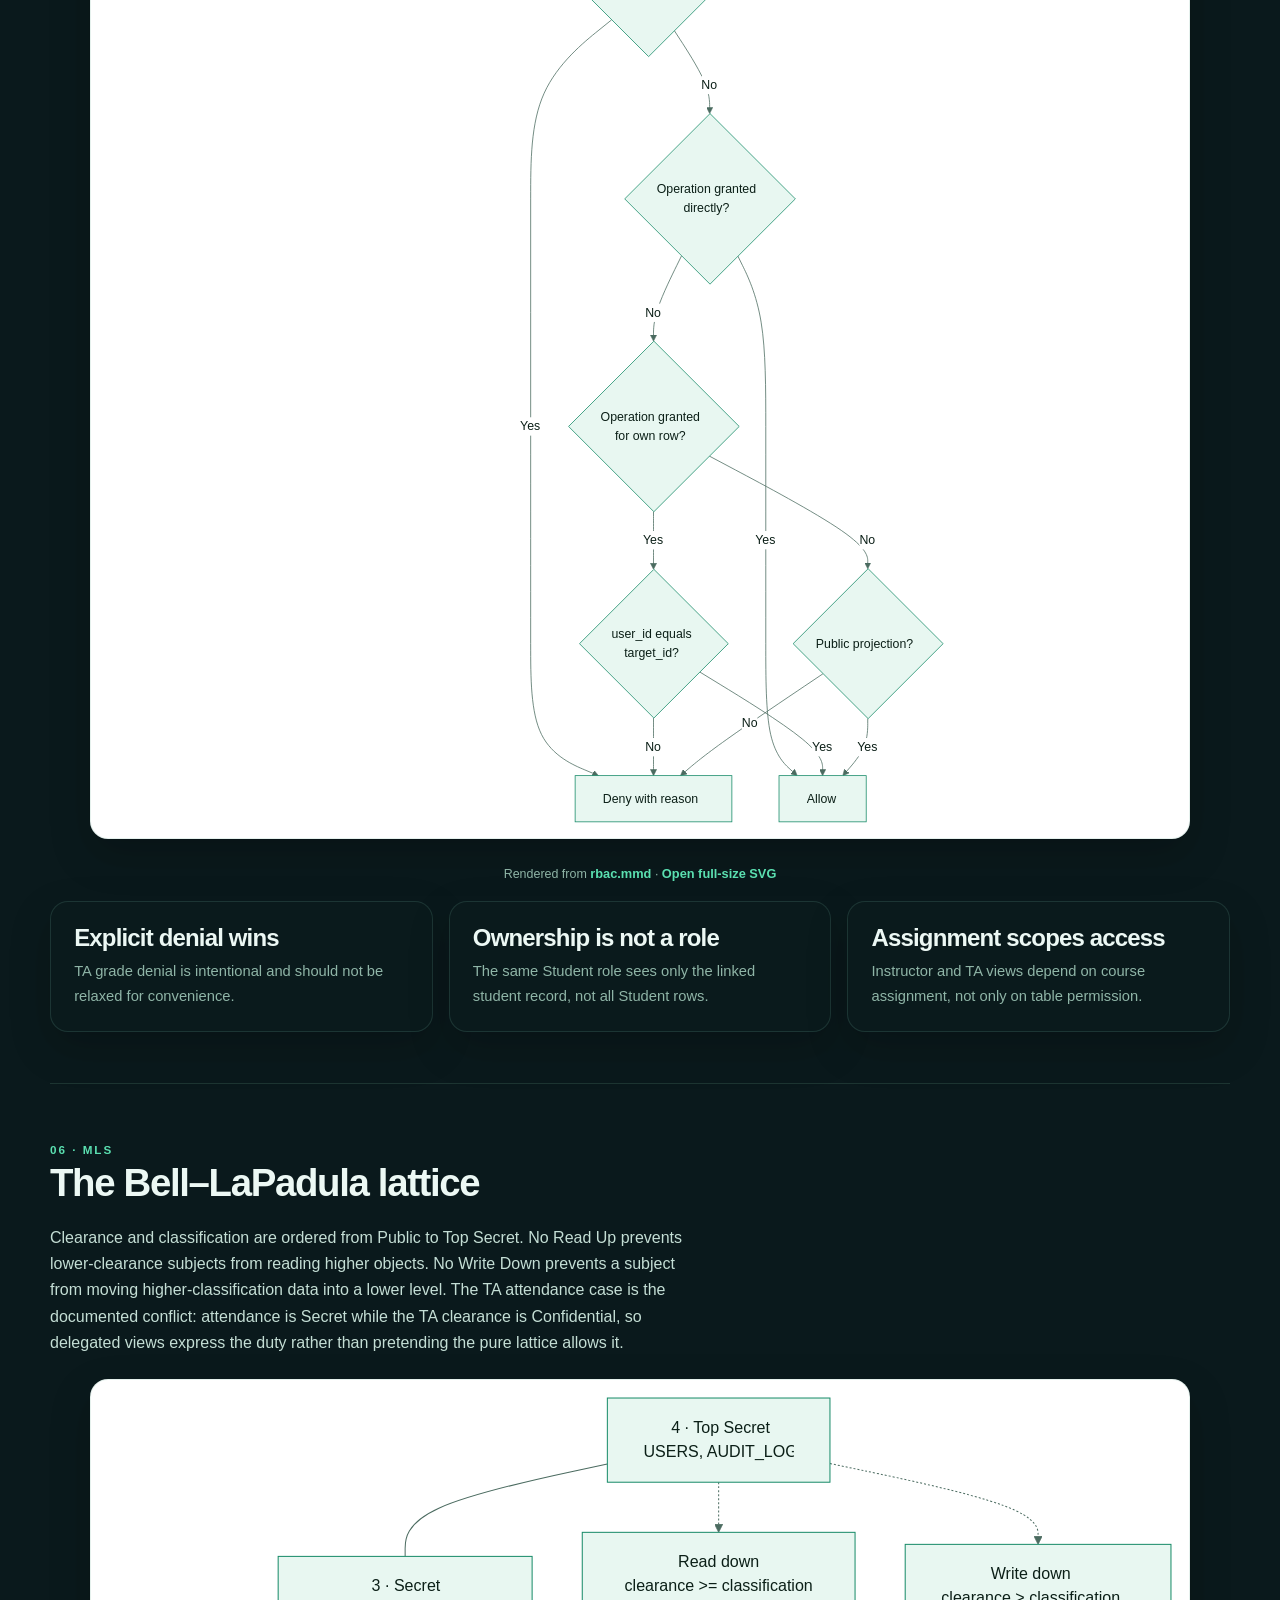
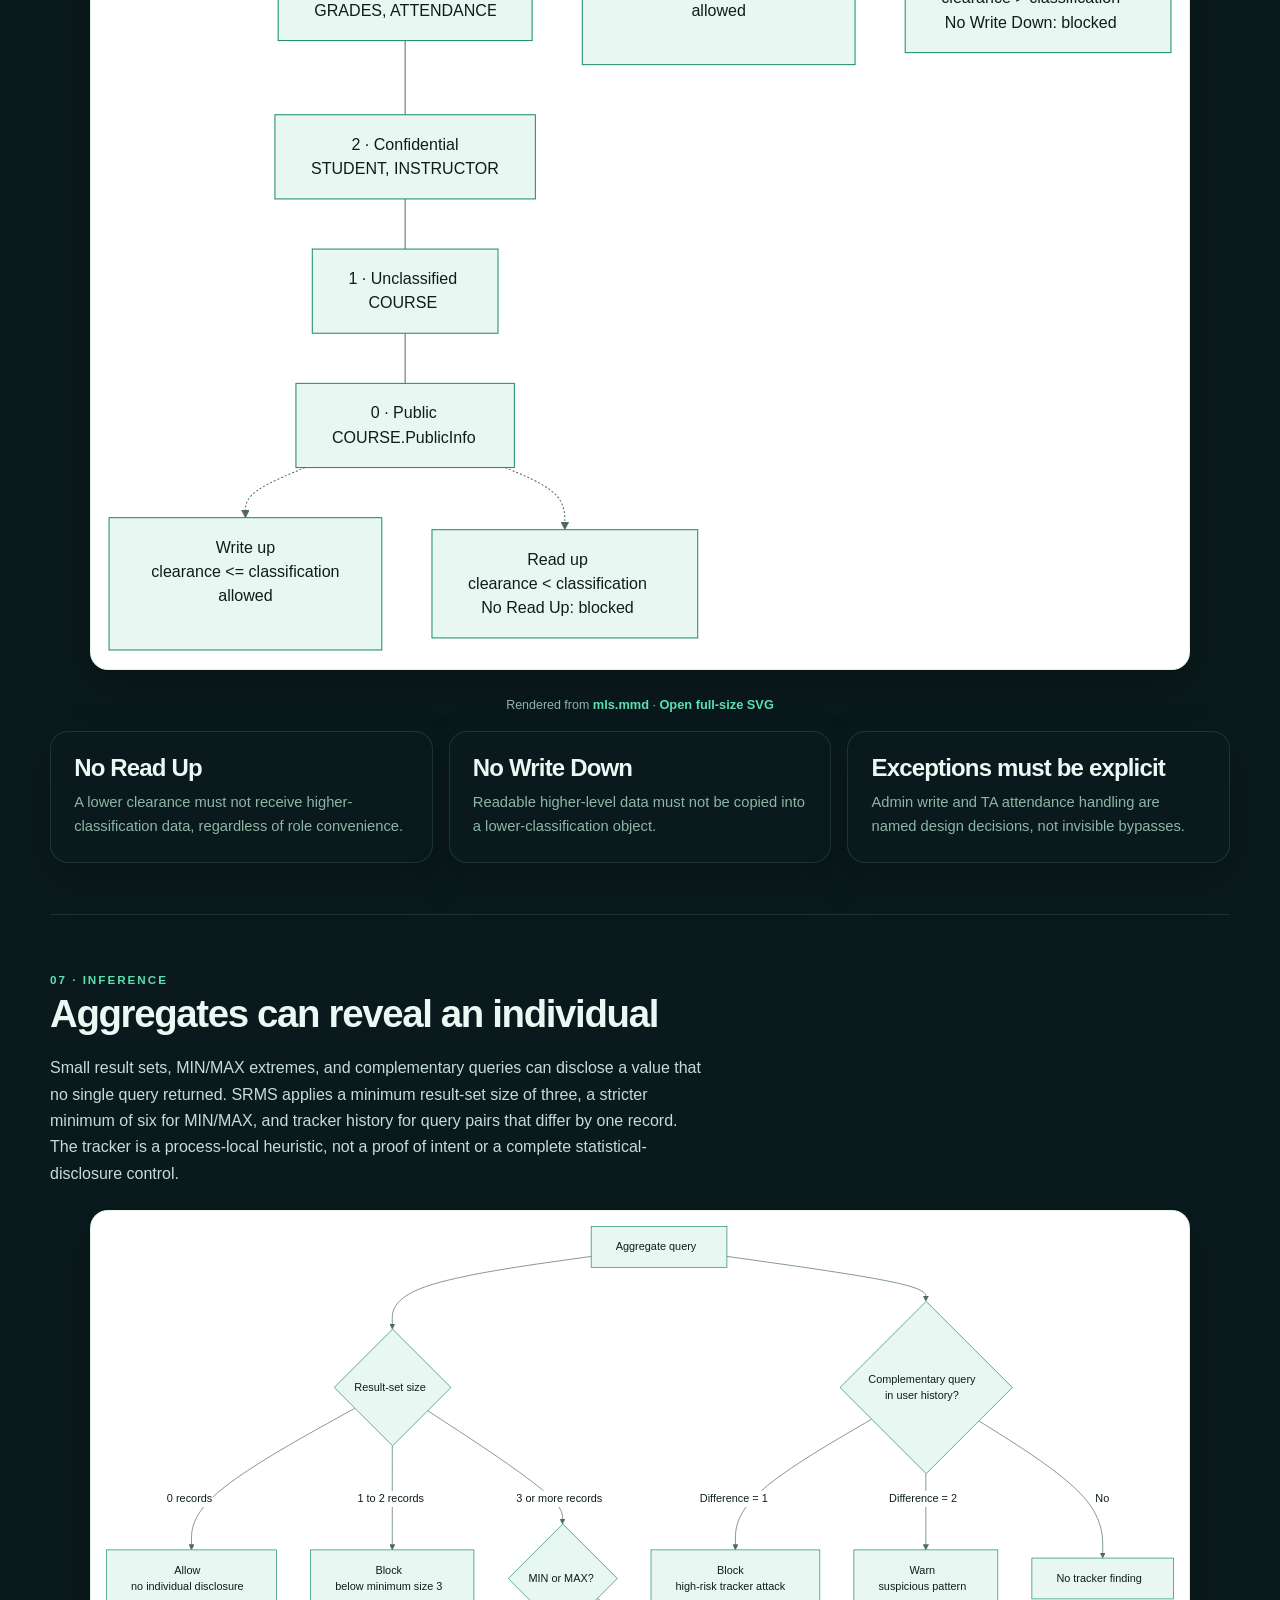
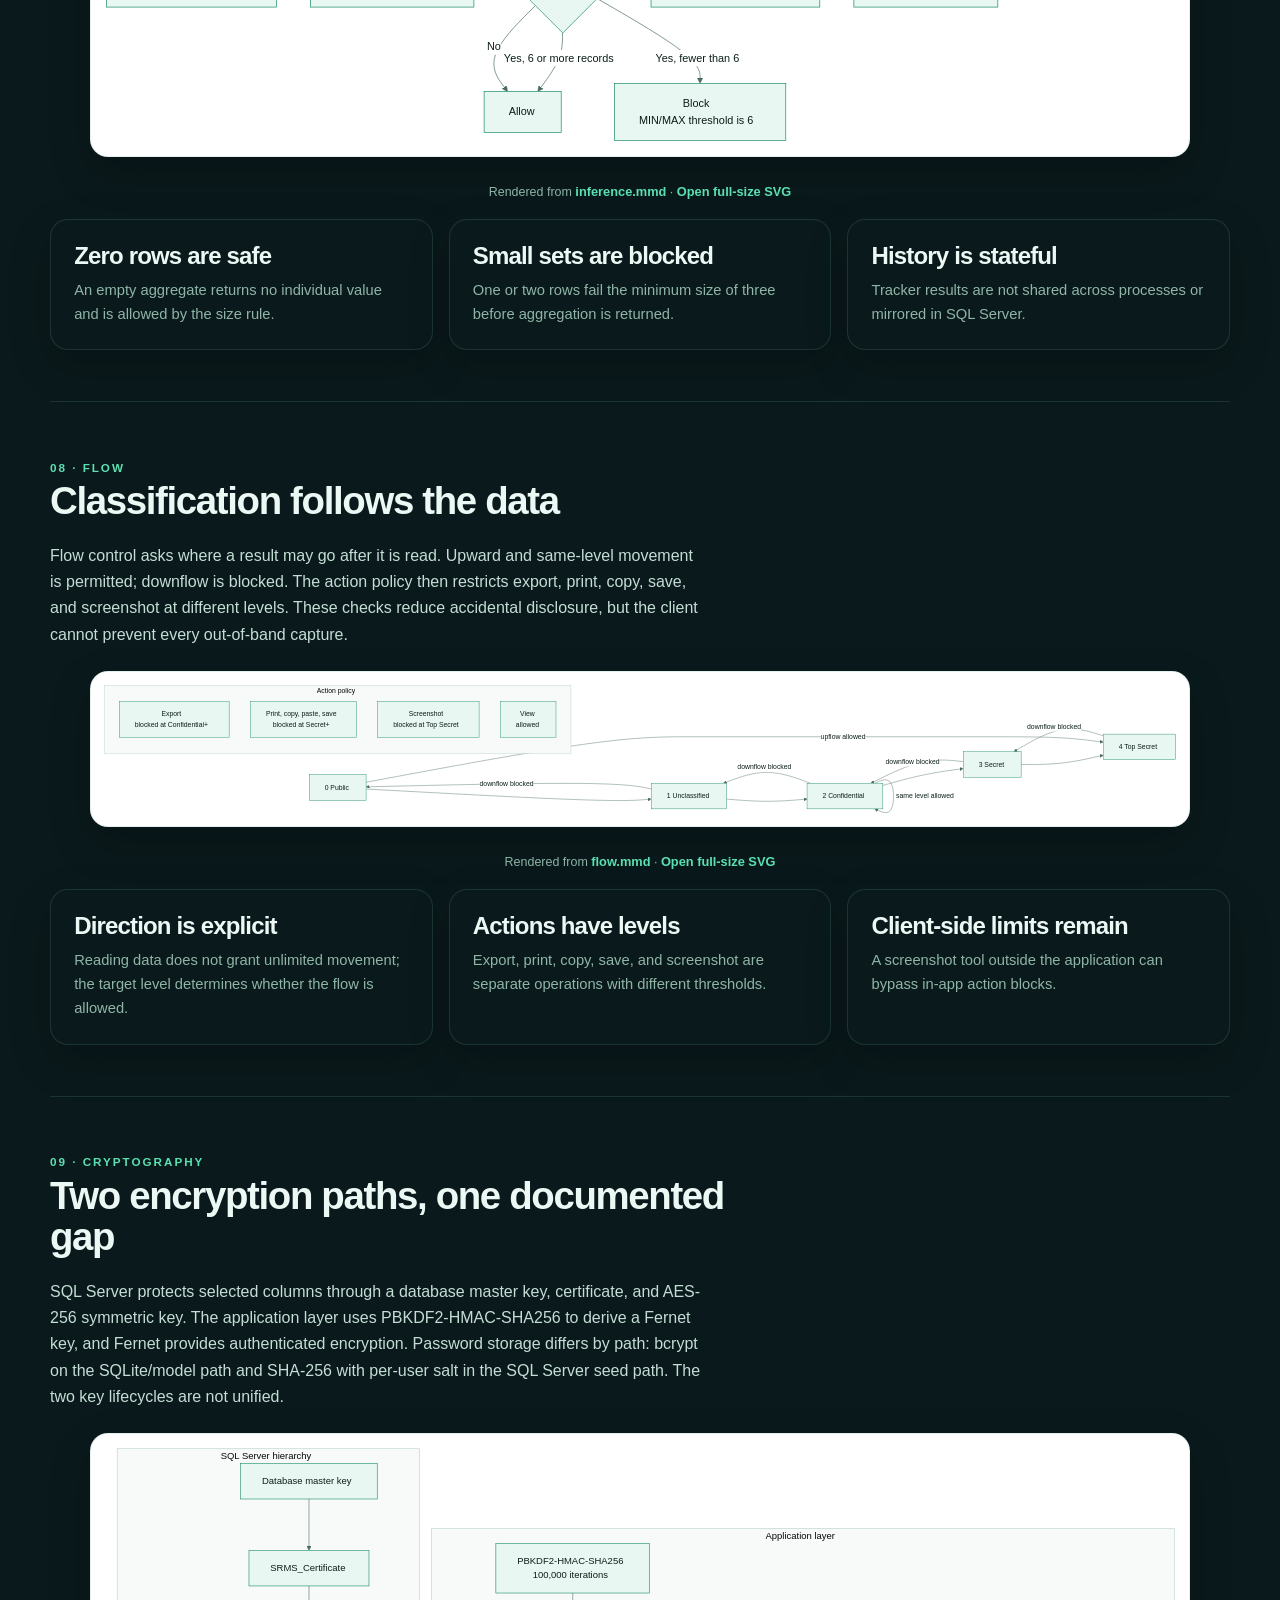
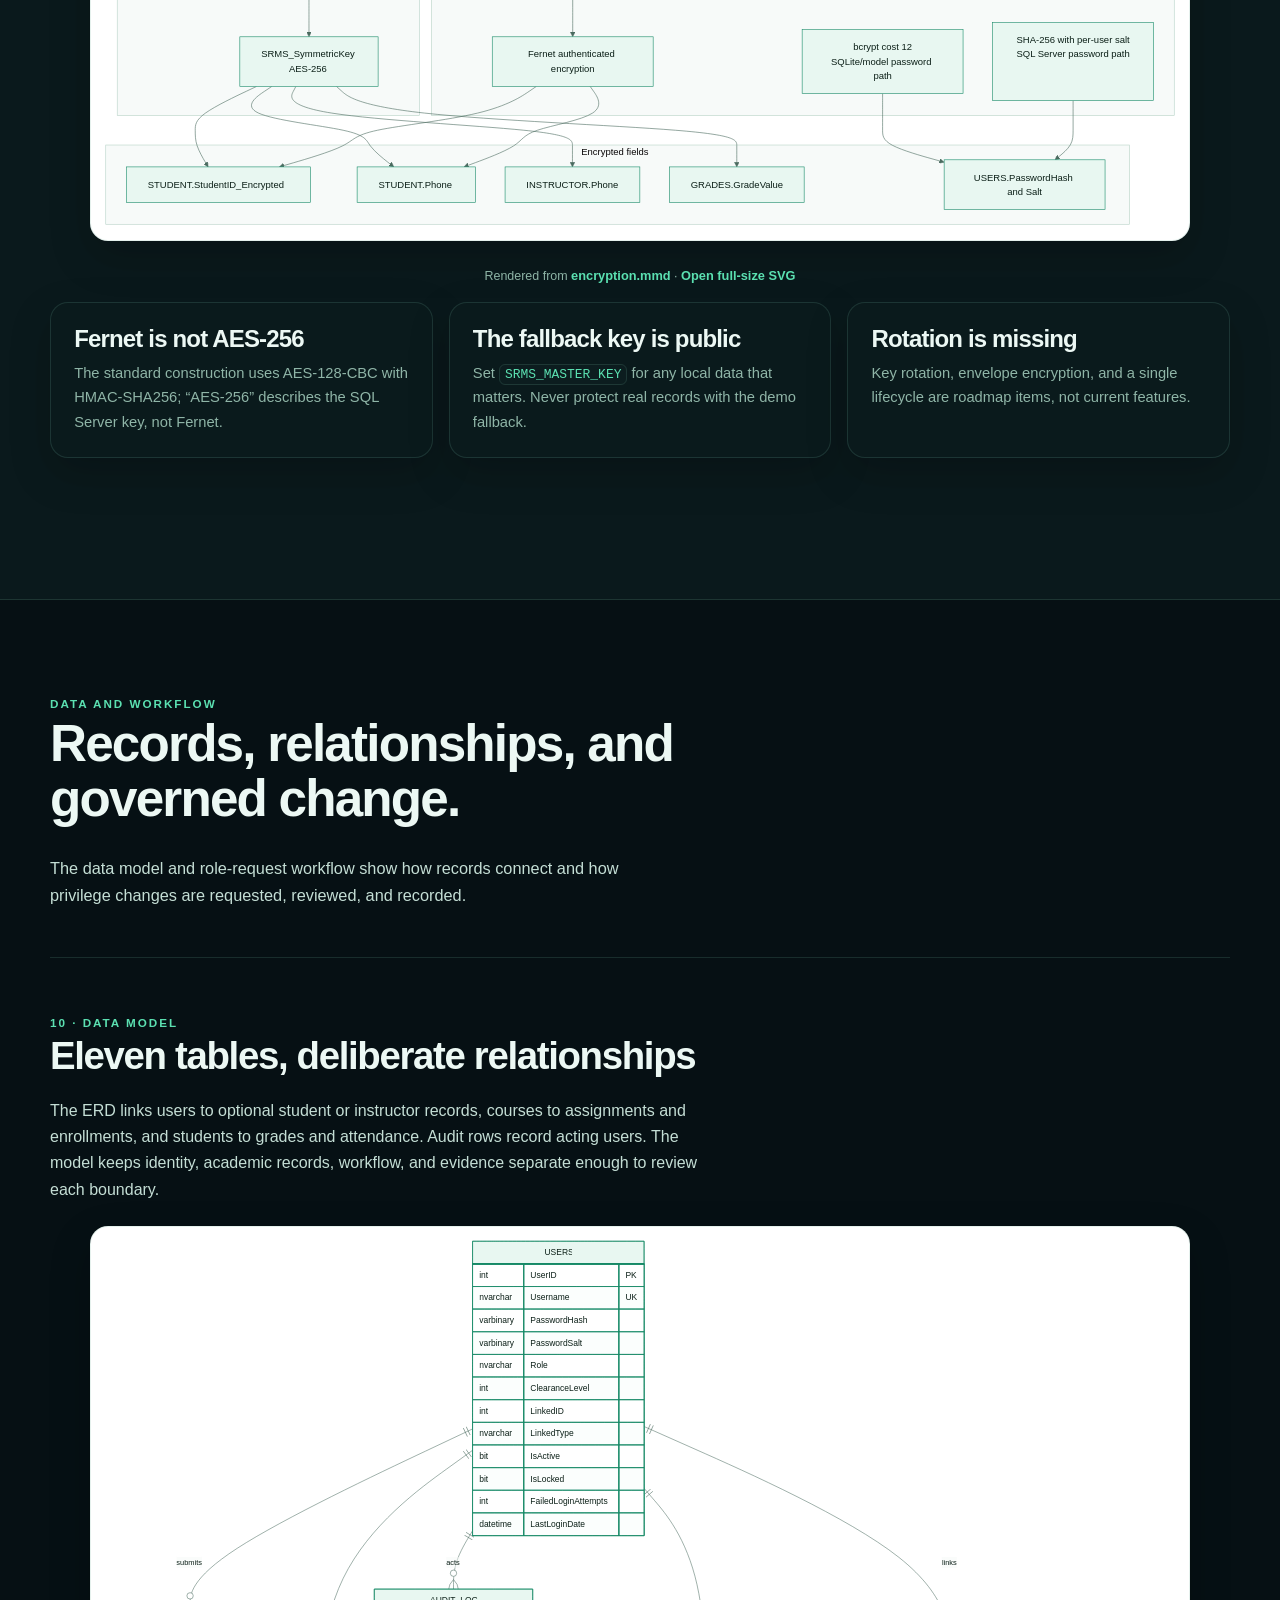
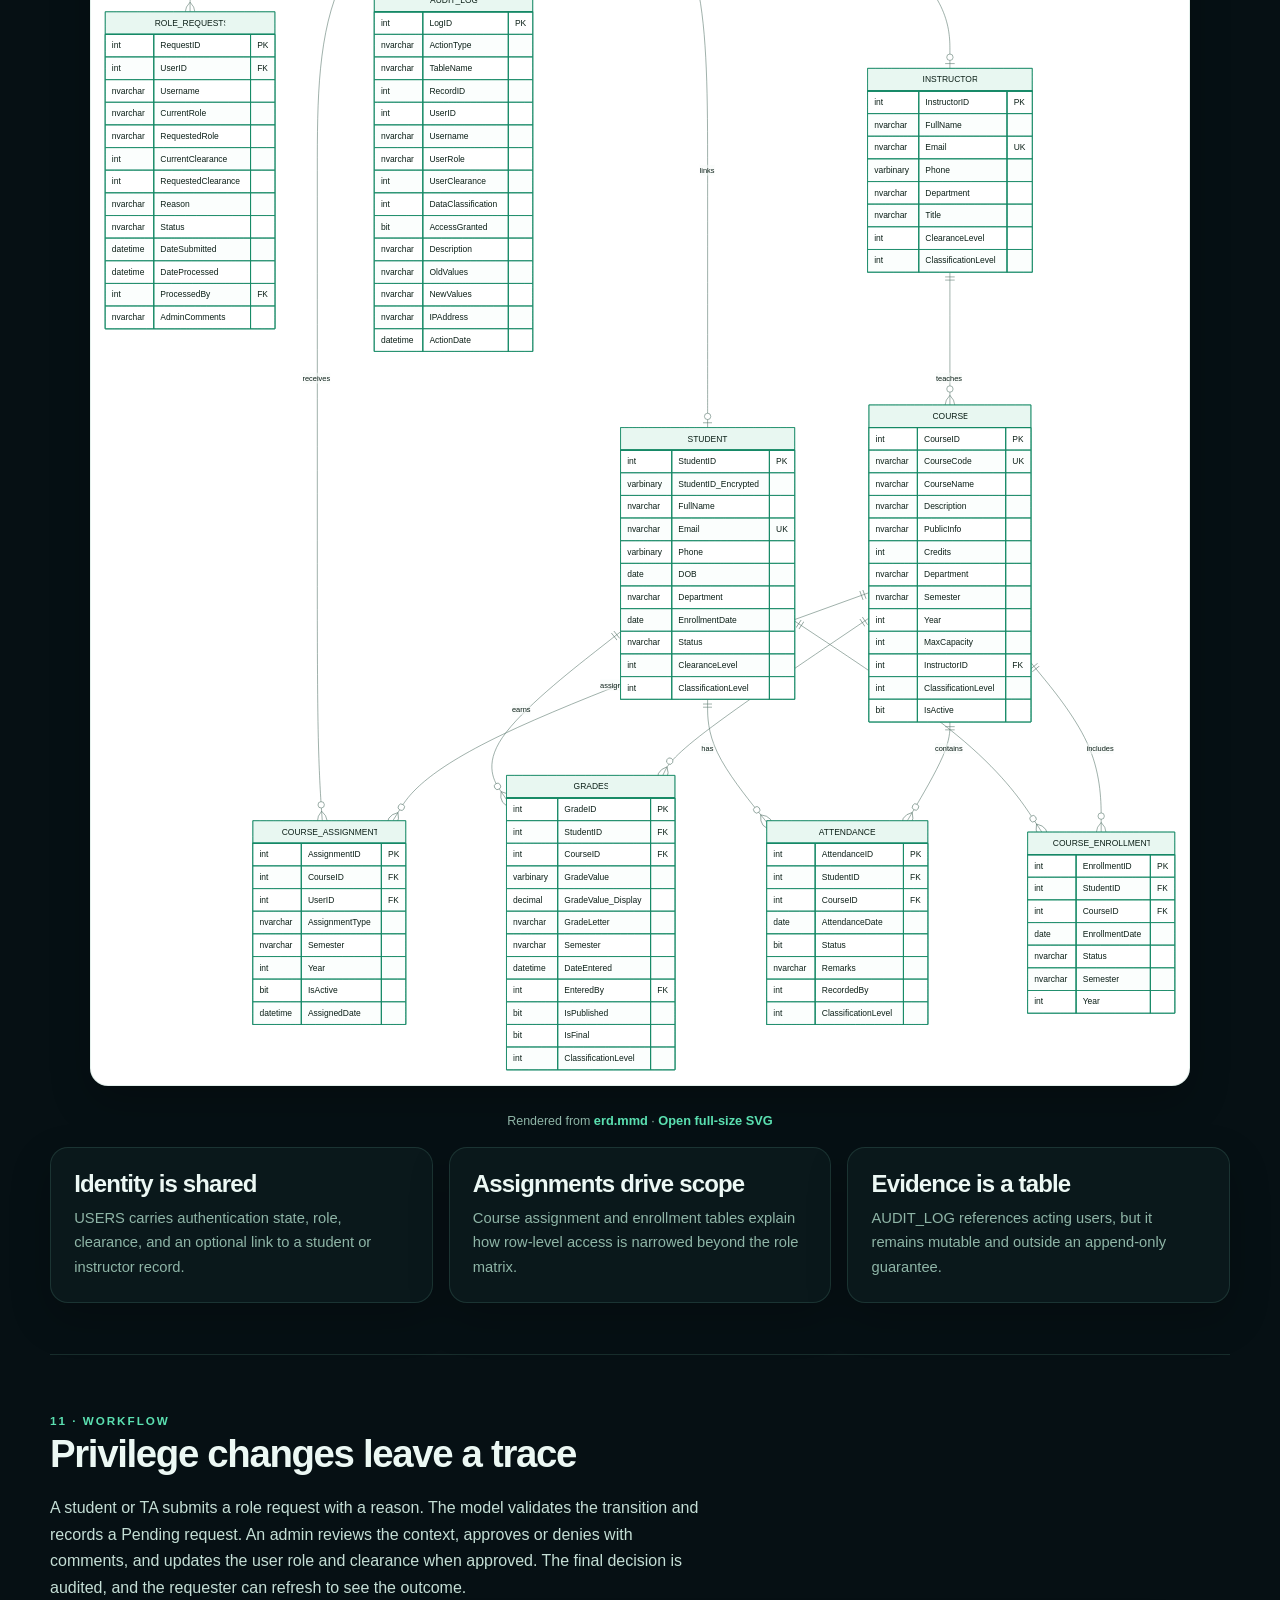
<file: docs/diagrams.html>
<!doctype html>
<html lang="en" class="no-js">
<head>
  <meta charset="utf-8">
  <meta name="viewport" content="width=device-width, initial-scale=1">
  <title>Diagram gallery · Secure Student Records Management Control</title>
  <meta name="description" content="Fourteen rendered diagrams covering architecture, request flow, authentication, audit, RBAC, MLS, inference, flow control, encryption, data relationships, workflows, threats, deployment, and recovery.">
  <meta name="theme-color" content="#061014">
  <meta name="color-scheme" content="dark light">
  <meta property="og:type" content="website">
  <meta property="og:title" content="Diagram gallery · Secure Student Records Management Control">
  <meta property="og:description" content="Fourteen rendered diagrams covering architecture, request flow, authentication, audit, RBAC, MLS, inference, flow control, encryption, data relationships, workflows, threats, deployment, and recovery.">
  <meta property="og:url" content="https://ahmedbakr78.github.io/Secure-Student-Records-Management-Control/diagrams.html">
  <meta property="og:image" content="https://ahmedbakr78.github.io/Secure-Student-Records-Management-Control/assets/og-image.png">
  <meta property="og:site_name" content="SRMS">
  <meta name="twitter:card" content="summary_large_image">
  <meta name="twitter:title" content="Diagram gallery · Secure Student Records Management Control">
  <meta name="twitter:description" content="Fourteen rendered diagrams covering architecture, request flow, authentication, audit, RBAC, MLS, inference, flow control, encryption, data relationships, workflows, threats, deployment, and recovery.">
  <meta name="twitter:image" content="https://ahmedbakr78.github.io/Secure-Student-Records-Management-Control/assets/og-image.png">
  <link rel="canonical" href="https://ahmedbakr78.github.io/Secure-Student-Records-Management-Control/diagrams.html">
  <link rel="icon" href="assets/brand/favicon.svg" type="image/svg+xml">
  <link rel="apple-touch-icon" href="assets/brand/apple-touch-icon.png">
  <link rel="manifest" href="site.webmanifest">
  <meta name="application-name" content="SRMS">
  <link rel="stylesheet" href="styles.css">
  <script>try{var t=localStorage.getItem("srms-theme");if(t==="light")document.documentElement.dataset.theme="light"}catch(e){}</script>
</head>
<body id="top">
  <a class="skip-link" href="#main">Skip to content</a>

  <header class="site-header" data-header>
    <div class="container nav">
      <a class="brand" href="index.html" aria-label="SRMS home">
        <img src="assets/brand/logo.svg" alt="" width="38" height="38">
        <span class="brand-copy">Secure Student Records <small>Management Control</small></span>
      </a>
      <button class="nav-toggle" type="button" aria-label="Toggle navigation" aria-expanded="false" aria-controls="site-navigation" data-nav-toggle>
        <svg viewBox="0 0 24 24" fill="none" stroke="currentColor" stroke-width="1.8" stroke-linecap="round" aria-hidden="true"><path d="M4 7h16M4 12h16M4 17h16"/></svg>
      </button>
      <nav class="nav-links" id="site-navigation" aria-label="Primary" data-nav-links>
        <a href="index.html">Overview</a>
        <a href="architecture.html">Architecture</a>
        <a href="security.html">Security</a>
        <a href="database.html">Database</a>
        <a href="setup.html">Setup</a>
        <a href="testing.html">Testing</a>
        <a href="docs.html">Docs</a>
        <a href="faq.html">FAQ</a>
        <div class="nav-actions">
          <button class="icon-button" type="button" aria-label="Switch to light theme" data-theme-toggle>
            <svg class="theme-icon-moon" viewBox="0 0 24 24" fill="none" stroke="currentColor" stroke-width="1.7" stroke-linecap="round" stroke-linejoin="round" aria-hidden="true"><path d="M20 15.4A8.5 8.5 0 0 1 8.6 4a8.5 8.5 0 1 0 11.4 11.4Z"/></svg>
            <svg class="theme-icon-sun" viewBox="0 0 24 24" fill="none" stroke="currentColor" stroke-width="1.7" stroke-linecap="round" aria-hidden="true"><circle cx="12" cy="12" r="4"/><path d="M12 2v2M12 20v2M4.9 4.9l1.4 1.4M17.7 17.7l1.4 1.4M2 12h2M20 12h2M4.9 19.1l1.4-1.4M17.7 6.3l1.4-1.4"/></svg>
          </button>
          <a class="button button-small button-ghost" href="https://github.com/Ahmedbakr78/Secure-Student-Records-Management-Control" target="_blank" rel="noopener">
            <svg viewBox="0 0 24 24" fill="currentColor" aria-hidden="true"><path d="M12 .7a11.3 11.3 0 0 0-3.6 22c.6.1.8-.3.8-.6v-2.2c-3.1.7-3.8-1.3-3.8-1.3-.5-1.3-1.3-1.6-1.3-1.6-1-.7.1-.7.1-.7 1.1.1 1.7 1.2 1.7 1.2 1 1.7 2.6 1.2 3.3.9.1-.7.4-1.2.7-1.5-2.5-.3-5.2-1.3-5.2-5.7 0-1.2.4-2.3 1.2-3.1-.1-.3-.5-1.5.1-3.1 0 0 1-.3 3.1 1.2a10.8 10.8 0 0 1 5.6 0c2.2-1.5 3.1-1.2 3.1-1.2.6 1.6.2 2.8.1 3.1.8.8 1.2 1.9 1.2 3.1 0 4.4-2.6 5.4-5.2 5.7.4.4.8 1.1.8 2.2v3.2c0 .3.2.7.8.6A11.3 11.3 0 0 0 12 .7Z"/></svg>
            GitHub
          </a>
        </div>
      </nav>
    </div>
  </header>

  <main id="main">
    <section class="page-hero">
      <div class="container">
        <nav class="breadcrumbs" aria-label="Breadcrumb">
          <a href="index.html">Home</a><span class="breadcrumb-sep">/</span><span>Diagrams</span>
        </nav>
        <span class="kicker">Visual system guide</span>
        <h1>Fourteen diagrams. One system story.</h1>
        <p>Each diagram isolates a decision, boundary, or operational path. Read them together to connect the visual model to the Python and SQL code that actually runs.</p>
        <div class="page-meta">
          <span class="badge badge-mint">14 rendered SVGs</span>
          <span class="badge">Mermaid sources</span>
          <span class="badge">Policy to code</span>
          <span class="badge badge-amber">Known limits included</span>
        </div>
      </div>
    </section>

    <section class="section">
      <div class="container">
        <div class="section-head">
          <span class="kicker">How to read the gallery</span>
          <h2>Start with the whole system, then inspect one boundary at a time.</h2>
          <p>The diagrams are explanatory models, not proof of security. Each one names the implemented path and, where relevant, the residual risk that the code does not remove.</p>
        </div>
        <div class="grid grid-3">
          <article class="card card-accent reveal">
            <span class="card-number">ROUTE 01</span>
            <h3>Follow a request</h3>
            <p>Begin with the architecture and request lifecycle, then continue through authentication, authorization, inference, flow, and audit.</p>
          </article>
          <article class="card card-accent reveal">
            <span class="card-number">ROUTE 02</span>
            <h3>Inspect the data</h3>
            <p>Use the ERD, encryption hierarchy, and backup path to understand what is stored, how it is protected, and how it is restored.</p>
          </article>
          <article class="card card-accent reveal">
            <span class="card-number">ROUTE 03</span>
            <h3>Challenge the claims</h3>
            <p>Finish with the threat model and documented conflicts, then verify each control against the test matrix and source.</p>
          </article>
        </div>
      </div>
    </section>

    <section class="section section-soft">
      <div class="container">
        <div class="section-head">
          <span class="kicker">Gallery index</span>
          <h2>Jump to a diagram.</h2>
          <p>Every rendered SVG is paired with its editable Mermaid source in <code>documentation/diagrams/</code>.</p>
        </div>
        <div class="grid grid-3">
          <a class="card card-link-card" href="#architecture"><span class="card-number">01 · SYSTEM</span><h3>Layered architecture</h3><p>Presentation, security kernel, data access, storage, and audit.</p></a>
          <a class="card card-link-card" href="#request-lifecycle"><span class="card-number">02 · REQUEST</span><h3>Request lifecycle</h3><p>One protected read through every application control.</p></a>
          <a class="card card-link-card" href="#authentication"><span class="card-number">03 · IDENTITY</span><h3>Authentication path</h3><p>Credential checks, lockout, session, and role routing.</p></a>
          <a class="card card-link-card" href="#audit"><span class="card-number">04 · EVIDENCE</span><h3>Audit pipeline</h3><p>Allow and deny outcomes turned into reviewable events.</p></a>
          <a class="card card-link-card" href="#rbac"><span class="card-number">05 · RBAC</span><h3>Authorization decision</h3><p>Deny-by-default, own-row scope, and explicit denials.</p></a>
          <a class="card card-link-card" href="#mls"><span class="card-number">06 · MLS</span><h3>Bell–LaPadula lattice</h3><p>Clearance, classification, no-read-up, and no-write-down.</p></a>
          <a class="card card-link-card" href="#inference"><span class="card-number">07 · AGGREGATES</span><h3>Inference controls</h3><p>Query-set thresholds, MIN/MAX rules, and tracker history.</p></a>
          <a class="card card-link-card" href="#flow"><span class="card-number">08 · FLOW</span><h3>Flow-control policy</h3><p>Upflow, same-level movement, blocked downflow, and actions.</p></a>
          <a class="card card-link-card" href="#encryption"><span class="card-number">09 · CRYPTO</span><h3>Encryption paths</h3><p>SQL Server key hierarchy and application encryption.</p></a>
          <a class="card card-link-card" href="#erd"><span class="card-number">10 · DATA</span><h3>Entity relationships</h3><p>Eleven core tables and their intentional links.</p></a>
          <a class="card card-link-card" href="#role-workflow"><span class="card-number">11 · WORKFLOW</span><h3>Role upgrade</h3><p>Request, review, decision, update, and audit.</p></a>
          <a class="card card-link-card" href="#threat-model"><span class="card-number">12 · THREATS</span><h3>Threat model</h3><p>Actors, boundaries, threats, mitigations, and residual risk.</p></a>
          <a class="card card-link-card" href="#deployment"><span class="card-number">13 · RUNTIME</span><h3>Deployment topology</h3><p>Desktop client, Docker SQL Server, viewer, and Pages.</p></a>
          <a class="card card-link-card" href="#backup-restore"><span class="card-number">14 · RECOVERY</span><h3>Backup and restore</h3><p>The local recovery path and its operational cautions.</p></a>
        </div>
      </div>
    </section>

    <section class="section">
      <div class="container">
        <article class="diagram-entry" id="architecture">
          <div class="diagram-entry-head">
            <span class="kicker">01 · System map</span>
            <h2>Layered architecture</h2>
            <p>The client never calls the database with an unchecked request. Dashboards enter the application security kernel, the kernel produces decisions, secure models prepare the operation, and the connection factory selects SQL Server or SQLite. The Flask viewer is deliberately read-only and outside the desktop role-routing path.</p>
          </div>
          <figure>
            <div class="diagram-frame">
              <img src="assets/diagrams/architecture.svg" alt="Layered architecture diagram from presentation dashboards through the security kernel, data access, and SQL Server or SQLite storage." loading="lazy" decoding="async">
            </div>
            <figcaption class="diagram-caption">Rendered from <a class="diagram-link" href="https://github.com/Ahmedbakr78/Secure-Student-Records-Management-Control/blob/main/documentation/diagrams/architecture.mmd" target="_blank" rel="noopener">architecture.mmd</a> · <a class="diagram-link" href="assets/diagrams/architecture.svg" target="_blank" rel="noopener">Open full-size SVG</a></figcaption>
          </figure>
          <div class="grid grid-3">
            <div class="card"><h3>Layers are review seams</h3><p>Each arrow is a place to ask what input is trusted, what has already been checked, and what gets logged.</p></div>
            <div class="card"><h3>The database is not the only boundary</h3><p>Application checks and SQL Server roles are separate definitions that must be reviewed together.</p></div>
            <div class="card"><h3>Backends are not equivalent</h3><p>SQLite preserves behaviour for development and demonstration, not the full SQL Server isolation model.</p></div>
          </div>
        </article>

        <article class="diagram-entry" id="request-lifecycle">
          <div class="diagram-entry-head">
            <span class="kicker">02 · Request path</span>
            <h2>One protected read, seven checkpoints</h2>
            <p>A grade request is not a single authorization call. The path combines identity, role permission, clearance, aggregate inference, action flow, parameterised data access, and an audit outcome. A failure at any checkpoint should end in a structured denial rather than a partially completed operation.</p>
          </div>
          <figure>
            <div class="diagram-frame">
              <img src="assets/diagrams/request-lifecycle.svg" alt="Sequence diagram showing sign-in, RBAC, MLS, inference, flow control, database access, audit, and a returned projection or denial." loading="lazy" decoding="async">
            </div>
            <figcaption class="diagram-caption">Rendered from <a class="diagram-link" href="https://github.com/Ahmedbakr78/Secure-Student-Records-Management-Control/blob/main/documentation/diagrams/request-lifecycle.mmd" target="_blank" rel="noopener">request-lifecycle.mmd</a> · <a class="diagram-link" href="assets/diagrams/request-lifecycle.svg" target="_blank" rel="noopener">Open full-size SVG</a></figcaption>
          </figure>
          <div class="grid grid-3">
            <div class="card"><h3>Deny early</h3><p>A denied request should not reach data access, and the denial reason should remain understandable to the user.</p></div>
            <div class="card"><h3>Control order matters</h3><p>RBAC answers “may this role act?”, MLS answers “at which level?”, and flow answers “where may the result go?”</p></div>
            <div class="card"><h3>Audit both outcomes</h3><p>Allowed operations and denials are both evidence. Review needs the attempted action, not only successful writes.</p></div>
          </div>
        </article>

        <article class="diagram-entry" id="authentication">
          <div class="diagram-entry-head">
            <span class="kicker">03 · Identity</span>
            <h2>Authentication before least privilege</h2>
            <p>The login flow loads account state, verifies the stored password representation, tracks failed attempts, and creates a session before the role router selects a dashboard. Generic denial messages avoid confirming whether a username exists. The published classroom credentials and simulated second factor remain demo constraints, not production identity design.</p>
          </div>
          <figure>
            <div class="diagram-frame">
              <img src="assets/diagrams/authentication.svg" alt="Authentication sequence diagram covering account state, password verification, failed attempts, session creation, audit, and role routing." loading="lazy" decoding="async">
            </div>
            <figcaption class="diagram-caption">Rendered from <a class="diagram-link" href="https://github.com/Ahmedbakr78/Secure-Student-Records-Management-Control/blob/main/documentation/diagrams/authentication.mmd" target="_blank" rel="noopener">authentication.mmd</a> · <a class="diagram-link" href="assets/diagrams/authentication.svg" target="_blank" rel="noopener">Open full-size SVG</a></figcaption>
          </figure>
          <div class="grid grid-3">
            <div class="card"><h3>Account state is checked first</h3><p>Inactive and locked accounts must not reach password verification or dashboard routing.</p></div>
            <div class="card"><h3>Failures produce evidence</h3><p>Failed attempts, lockout transitions, and successful logins belong in the audit trail.</p></div>
            <div class="card"><h3>Identity is not authorization</h3><p>A valid session still depends on role, clearance, ownership, assignment, and action checks.</p></div>
          </div>
        </article>

        <article class="diagram-entry" id="audit">
          <div class="diagram-entry-head">
            <span class="kicker">04 · Evidence</span>
            <h2>From decision to reviewable audit event</h2>
            <p>Audit is cross-cutting. Authentication results, protected reads, writes, exports, and role-request decisions all produce context about the actor, target, action, outcome, and time. The admin view turns those rows into an investigation surface. The table is mutable, so the audit trail is detective evidence rather than tamper-proof proof.</p>
          </div>
          <figure>
            <div class="diagram-frame">
              <img src="assets/diagrams/audit.svg" alt="Audit pipeline diagram showing protected actions, allow or deny outcomes, redaction, audit log writes, review, and residual retention risk." loading="lazy" decoding="async">
            </div>
            <figcaption class="diagram-caption">Rendered from <a class="diagram-link" href="https://github.com/Ahmedbakr78/Secure-Student-Records-Management-Control/blob/main/documentation/diagrams/audit.mmd" target="_blank" rel="noopener">audit.mmd</a> · <a class="diagram-link" href="assets/diagrams/audit.svg" target="_blank" rel="noopener">Open full-size SVG</a></figcaption>
          </figure>
          <div class="grid grid-3">
            <div class="card"><h3>Record the attempt</h3><p>A blocked action is security-relevant even when no data changed.</p></div>
            <div class="card"><h3>Do not log secrets</h3><p>Passwords, keys, and unnecessary personal data must be excluded or redacted before persistence.</p></div>
            <div class="card"><h3>Protect the evidence</h3><p>Append-only storage, retention, integrity checks, and restricted review are roadmap work.</p></div>
          </div>
        </article>
      </div>
    </section>

    <section class="section section-soft">
      <div class="container">
        <div class="section-head">
          <span class="kicker">Authorization and confidentiality</span>
          <h2>Five controls, five different questions.</h2>
          <p>Role permission, clearance, aggregate disclosure, data movement, and encryption are deliberately separate. Collapsing them into one check would hide which policy actually failed.</p>
        </div>

        <article class="diagram-entry" id="rbac">
          <div class="diagram-entry-head">
            <span class="kicker">05 · RBAC</span>
            <h2>Deny by default, then scope the row</h2>
            <p>The matrix grants operations to roles, but the decision path also considers explicit denials, own-row operations, and public projections. An Instructor can read assigned students; a Student can read only their own published grades; the TA role is denied grade access even where attendance duties overlap.</p>
          </div>
          <figure>
            <div class="diagram-frame">
              <img src="assets/diagrams/rbac.svg" alt="RBAC decision flowchart showing role request, explicit denial, direct grant, own-row check, public projection, and allow or block outcomes." loading="lazy" decoding="async">
            </div>
            <figcaption class="diagram-caption">Rendered from <a class="diagram-link" href="https://github.com/Ahmedbakr78/Secure-Student-Records-Management-Control/blob/main/documentation/diagrams/rbac.mmd" target="_blank" rel="noopener">rbac.mmd</a> · <a class="diagram-link" href="assets/diagrams/rbac.svg" target="_blank" rel="noopener">Open full-size SVG</a></figcaption>
          </figure>
          <div class="grid grid-3">
            <div class="card"><h3>Explicit denial wins</h3><p>TA grade denial is intentional and should not be relaxed for convenience.</p></div>
            <div class="card"><h3>Ownership is not a role</h3><p>The same Student role sees only the linked student record, not all Student rows.</p></div>
            <div class="card"><h3>Assignment scopes access</h3><p>Instructor and TA views depend on course assignment, not only on table permission.</p></div>
          </div>
        </article>

        <article class="diagram-entry" id="mls">
          <div class="diagram-entry-head">
            <span class="kicker">06 · MLS</span>
            <h2>The Bell–LaPadula lattice</h2>
            <p>Clearance and classification are ordered from Public to Top Secret. No Read Up prevents lower-clearance subjects from reading higher objects. No Write Down prevents a subject from moving higher-classification data into a lower level. The TA attendance case is the documented conflict: attendance is Secret while the TA clearance is Confidential, so delegated views express the duty rather than pretending the pure lattice allows it.</p>
          </div>
          <figure>
            <div class="diagram-frame">
              <img src="assets/diagrams/mls.svg" alt="Bell-LaPadula lattice showing Public through Top Secret, allowed reads and writes, denied read-up and write-down paths, and the TA conflict." loading="lazy" decoding="async">
            </div>
            <figcaption class="diagram-caption">Rendered from <a class="diagram-link" href="https://github.com/Ahmedbakr78/Secure-Student-Records-Management-Control/blob/main/documentation/diagrams/mls.mmd" target="_blank" rel="noopener">mls.mmd</a> · <a class="diagram-link" href="assets/diagrams/mls.svg" target="_blank" rel="noopener">Open full-size SVG</a></figcaption>
          </figure>
          <div class="grid grid-3">
            <div class="card"><h3>No Read Up</h3><p>A lower clearance must not receive higher-classification data, regardless of role convenience.</p></div>
            <div class="card"><h3>No Write Down</h3><p>Readable higher-level data must not be copied into a lower-classification object.</p></div>
            <div class="card"><h3>Exceptions must be explicit</h3><p>Admin write and TA attendance handling are named design decisions, not invisible bypasses.</p></div>
          </div>
        </article>

        <article class="diagram-entry" id="inference">
          <div class="diagram-entry-head">
            <span class="kicker">07 · Inference</span>
            <h2>Aggregates can reveal an individual</h2>
            <p>Small result sets, MIN/MAX extremes, and complementary queries can disclose a value that no single query returned. SRMS applies a minimum result-set size of three, a stricter minimum of six for MIN/MAX, and tracker history for query pairs that differ by one record. The tracker is a process-local heuristic, not a proof of intent or a complete statistical-disclosure control.</p>
          </div>
          <figure>
            <div class="diagram-frame">
              <img src="assets/diagrams/inference.svg" alt="Inference-control flowchart showing query-set size thresholds, MIN and MAX restrictions, and tracker history outcomes." loading="lazy" decoding="async">
            </div>
            <figcaption class="diagram-caption">Rendered from <a class="diagram-link" href="https://github.com/Ahmedbakr78/Secure-Student-Records-Management-Control/blob/main/documentation/diagrams/inference.mmd" target="_blank" rel="noopener">inference.mmd</a> · <a class="diagram-link" href="assets/diagrams/inference.svg" target="_blank" rel="noopener">Open full-size SVG</a></figcaption>
          </figure>
          <div class="grid grid-3">
            <div class="card"><h3>Zero rows are safe</h3><p>An empty aggregate returns no individual value and is allowed by the size rule.</p></div>
            <div class="card"><h3>Small sets are blocked</h3><p>One or two rows fail the minimum size of three before aggregation is returned.</p></div>
            <div class="card"><h3>History is stateful</h3><p>Tracker results are not shared across processes or mirrored in SQL Server.</p></div>
          </div>
        </article>

        <article class="diagram-entry" id="flow">
          <div class="diagram-entry-head">
            <span class="kicker">08 · Flow</span>
            <h2>Classification follows the data</h2>
            <p>Flow control asks where a result may go after it is read. Upward and same-level movement is permitted; downflow is blocked. The action policy then restricts export, print, copy, save, and screenshot at different levels. These checks reduce accidental disclosure, but the client cannot prevent every out-of-band capture.</p>
          </div>
          <figure>
            <div class="diagram-frame">
              <img src="assets/diagrams/flow.svg" alt="Flow-control diagram with Public through Top Secret levels, permitted upflow, blocked downflow, and action restrictions for export, print, copy, save, and screenshots." loading="lazy" decoding="async">
            </div>
            <figcaption class="diagram-caption">Rendered from <a class="diagram-link" href="https://github.com/Ahmedbakr78/Secure-Student-Records-Management-Control/blob/main/documentation/diagrams/flow.mmd" target="_blank" rel="noopener">flow.mmd</a> · <a class="diagram-link" href="assets/diagrams/flow.svg" target="_blank" rel="noopener">Open full-size SVG</a></figcaption>
          </figure>
          <div class="grid grid-3">
            <div class="card"><h3>Direction is explicit</h3><p>Reading data does not grant unlimited movement; the target level determines whether the flow is allowed.</p></div>
            <div class="card"><h3>Actions have levels</h3><p>Export, print, copy, save, and screenshot are separate operations with different thresholds.</p></div>
            <div class="card"><h3>Client-side limits remain</h3><p>A screenshot tool outside the application can bypass in-app action blocks.</p></div>
          </div>
        </article>

        <article class="diagram-entry" id="encryption">
          <div class="diagram-entry-head">
            <span class="kicker">09 · Cryptography</span>
            <h2>Two encryption paths, one documented gap</h2>
            <p>SQL Server protects selected columns through a database master key, certificate, and AES-256 symmetric key. The application layer uses PBKDF2-HMAC-SHA256 to derive a Fernet key, and Fernet provides authenticated encryption. Password storage differs by path: bcrypt on the SQLite/model path and SHA-256 with per-user salt in the SQL Server seed path. The two key lifecycles are not unified.</p>
          </div>
          <figure>
            <div class="diagram-frame">
              <img src="assets/diagrams/encryption.svg" alt="Encryption diagram showing SQL Server master key, certificate, AES-256 symmetric key, encrypted columns, and application PBKDF2, Fernet, bcrypt, and salted SHA-256 paths." loading="lazy" decoding="async">
            </div>
            <figcaption class="diagram-caption">Rendered from <a class="diagram-link" href="https://github.com/Ahmedbakr78/Secure-Student-Records-Management-Control/blob/main/documentation/diagrams/encryption.mmd" target="_blank" rel="noopener">encryption.mmd</a> · <a class="diagram-link" href="assets/diagrams/encryption.svg" target="_blank" rel="noopener">Open full-size SVG</a></figcaption>
          </figure>
          <div class="grid grid-3">
            <div class="card"><h3>Fernet is not AES-256</h3><p>The standard construction uses AES-128-CBC with HMAC-SHA256; “AES-256” describes the SQL Server key, not Fernet.</p></div>
            <div class="card"><h3>The fallback key is public</h3><p>Set <code>SRMS_MASTER_KEY</code> for any local data that matters. Never protect real records with the demo fallback.</p></div>
            <div class="card"><h3>Rotation is missing</h3><p>Key rotation, envelope encryption, and a single lifecycle are roadmap items, not current features.</p></div>
          </div>
        </article>
      </div>
    </section>

    <section class="section">
      <div class="container">
        <div class="section-head">
          <span class="kicker">Data and workflow</span>
          <h2>Records, relationships, and governed change.</h2>
          <p>The data model and role-request workflow show how records connect and how privilege changes are requested, reviewed, and recorded.</p>
        </div>

        <article class="diagram-entry" id="erd">
          <div class="diagram-entry-head">
            <span class="kicker">10 · Data model</span>
            <h2>Eleven tables, deliberate relationships</h2>
            <p>The ERD links users to optional student or instructor records, courses to assignments and enrollments, and students to grades and attendance. Audit rows record acting users. The model keeps identity, academic records, workflow, and evidence separate enough to review each boundary.</p>
          </div>
          <figure>
            <div class="diagram-frame">
              <img src="assets/diagrams/erd.svg" alt="Entity relationship diagram for users, students, instructors, courses, grades, attendance, enrollments, assignments, role requests, and audit logs." loading="lazy" decoding="async">
            </div>
            <figcaption class="diagram-caption">Rendered from <a class="diagram-link" href="https://github.com/Ahmedbakr78/Secure-Student-Records-Management-Control/blob/main/documentation/diagrams/erd.mmd" target="_blank" rel="noopener">erd.mmd</a> · <a class="diagram-link" href="assets/diagrams/erd.svg" target="_blank" rel="noopener">Open full-size SVG</a></figcaption>
          </figure>
          <div class="grid grid-3">
            <div class="card"><h3>Identity is shared</h3><p>USERS carries authentication state, role, clearance, and an optional link to a student or instructor record.</p></div>
            <div class="card"><h3>Assignments drive scope</h3><p>Course assignment and enrollment tables explain how row-level access is narrowed beyond the role matrix.</p></div>
            <div class="card"><h3>Evidence is a table</h3><p>AUDIT_LOG references acting users, but it remains mutable and outside an append-only guarantee.</p></div>
          </div>
        </article>

        <article class="diagram-entry" id="role-workflow">
          <div class="diagram-entry-head">
            <span class="kicker">11 · Workflow</span>
            <h2>Privilege changes leave a trace</h2>
            <p>A student or TA submits a role request with a reason. The model validates the transition and records a Pending request. An admin reviews the context, approves or denies with comments, and updates the user role and clearance when approved. The final decision is audited, and the requester can refresh to see the outcome.</p>
          </div>
          <figure>
            <div class="diagram-frame">
              <img src="assets/diagrams/role-workflow.svg" alt="Sequence diagram for a role-upgrade request from submission through validation, admin approval or denial, user update, and audit." loading="lazy" decoding="async">
            </div>
            <figcaption class="diagram-caption">Rendered from <a class="diagram-link" href="https://github.com/Ahmedbakr78/Secure-Student-Records-Management-Control/blob/main/documentation/diagrams/role-workflow.mmd" target="_blank" rel="noopener">role-workflow.mmd</a> · <a class="diagram-link" href="assets/diagrams/role-workflow.svg" target="_blank" rel="noopener">Open full-size SVG</a></figcaption>
          </figure>
          <div class="grid grid-3">
            <div class="card"><h3>Requests are not grants</h3><p>Submission creates a workflow record; it does not change the role by itself.</p></div>
            <div class="card"><h3>Admin context matters</h3><p>Approval is a security decision with a reason, an actor, and a resulting audit event.</p></div>
            <div class="card"><h3>Denial is evidence too</h3><p>Rejected transitions and reviewer comments remain part of the record.</p></div>
          </div>
        </article>
      </div>
    </section>

    <section class="section section-soft">
      <div class="container">
        <div class="section-head">
          <span class="kicker">Operations and risk</span>
          <h2>What runs, what can fail, and what remains.</h2>
          <p>The final group connects the local topology to its threats and recovery path. This is where the project states its limits most directly.</p>
        </div>

        <article class="diagram-entry" id="threat-model">
          <div class="diagram-entry-head">
            <span class="kicker">12 · Threats</span>
            <h2>Trust boundaries and named residual risk</h2>
            <p>The threat model separates untrusted users, the application boundary, and the database boundary. Credential reuse, role overreach, aggregate inference, downflow, shared database credentials, and backup exposure each map to a mitigation or an explicit residual risk. The diagram is a review aid; the full register belongs in the threat-model guide.</p>
          </div>
          <figure>
            <div class="diagram-frame">
              <img src="assets/diagrams/threat-model.svg" alt="Threat-model diagram with actors, application and database trust boundaries, six named threats, mitigations, and residual risks." loading="lazy" decoding="async">
            </div>
            <figcaption class="diagram-caption">Rendered from <a class="diagram-link" href="https://github.com/Ahmedbakr78/Secure-Student-Records-Management-Control/blob/main/documentation/diagrams/threat-model.mmd" target="_blank" rel="noopener">threat-model.mmd</a> · <a class="diagram-link" href="assets/diagrams/threat-model.svg" target="_blank" rel="noopener">Open full-size SVG</a></figcaption>
          </figure>
          <div class="grid grid-3">
            <div class="card"><h3>Shared SA is a boundary failure</h3><p>SQL Server roles cannot provide per-user isolation while every request uses one privileged login.</p></div>
            <div class="card"><h3>Demo credentials are public</h3><p>Classroom reproducibility intentionally conflicts with credential secrecy; rotate before any real deployment.</p></div>
            <div class="card"><h3>Backups are sensitive</h3><p>The SQL backup contains security objects and demo data; treat it as a protected artefact.</p></div>
          </div>
        </article>

        <article class="diagram-entry" id="deployment">
          <div class="diagram-entry-head">
            <span class="kicker">13 · Runtime</span>
            <h2>The local deployment topology</h2>
            <p>The Tkinter client and the read-only Flask viewer connect to SQL Server in Docker. DBeaver is optional for inspection, and the static documentation site is published separately through GitHub Pages. Default endpoints stay on loopback; the published website contains no application data.</p>
          </div>
          <figure>
            <div class="diagram-frame">
              <img src="assets/diagrams/deployment.svg" alt="Deployment diagram showing the reviewer workstation, Tkinter client, Flask viewer, DBeaver, Docker SQL Server 2022, browser, and GitHub Pages." loading="lazy" decoding="async">
            </div>
            <figcaption class="diagram-caption">Rendered from <a class="diagram-link" href="https://github.com/Ahmedbakr78/Secure-Student-Records-Management-Control/blob/main/documentation/diagrams/deployment.mmd" target="_blank" rel="noopener">deployment.mmd</a> · <a class="diagram-link" href="assets/diagrams/deployment.svg" target="_blank" rel="noopener">Open full-size SVG</a></figcaption>
          </figure>
          <div class="grid grid-3">
            <div class="card"><h3>Loopback by default</h3><p>SQL Server and the Flask viewer are intended for local review, not public exposure.</p></div>
            <div class="card"><h3>The viewer is read-only</h3><p>It is an inspection aid, separate from the desktop role dashboards and their checks.</p></div>
            <div class="card"><h3>Pages is static</h3><p>The website explains the system; it does not execute the Tkinter application or query the database.</p></div>
          </div>
        </article>

        <article class="diagram-entry" id="backup-restore">
          <div class="diagram-entry-head">
            <span class="kicker">14 · Recovery</span>
            <h2>Backup and restore, with cautions attached</h2>
            <p>The repository ships a SQL Server backup and a SQLite fallback. A local restore copies the backup into the container, discovers logical file names, restores with <code>REPLACE</code> and explicit <code>MOVE</code> clauses, then verifies schema objects and demo rows. The backup contains published classroom credentials and security objects, so it must never be treated as anonymous sample data.</p>
          </div>
          <figure>
            <div class="diagram-frame">
              <img src="assets/diagrams/backup-restore.svg" alt="Backup and restore diagram from SQL Server database and SQL scripts through Docker copy, file-list inspection, RESTORE with REPLACE and MOVE, verification, and audit logging." loading="lazy" decoding="async">
            </div>
            <figcaption class="diagram-caption">Rendered from <a class="diagram-link" href="https://github.com/Ahmedbakr78/Secure-Student-Records-Management-Control/blob/main/documentation/diagrams/backup-restore.mmd" target="_blank" rel="noopener">backup-restore.mmd</a> · <a class="diagram-link" href="assets/diagrams/backup-restore.svg" target="_blank" rel="noopener">Open full-size SVG</a></figcaption>
          </figure>
          <div class="grid grid-3">
            <div class="card"><h3>REPLACE is destructive</h3><p>Confirm the target database before restoring; the option overwrites it rather than merging.</p></div>
            <div class="card"><h3>Verify after restore</h3><p>Check tables, views, roles, procedures, and expected demo inventory instead of assuming success.</p></div>
            <div class="card"><h3>Record the operation</h3><p>Capture restore time, operator, source checksum, and result for operational evidence.</p></div>
          </div>
        </article>
      </div>
    </section>

    <section class="section">
      <div class="container">
        <div class="cta-panel">
          <span class="kicker">Use the diagrams with the source</span>
          <h2>Every visual claim has a code path and a limit.</h2>
          <p>Open the editable Mermaid sources, compare them with the security models guide, then run the documented test matrix against the implementation.</p>
          <div class="hero-actions">
            <a class="button button-primary" href="https://github.com/Ahmedbakr78/Secure-Student-Records-Management-Control/tree/main/documentation/diagrams" target="_blank" rel="noopener">Browse Mermaid sources
              <svg viewBox="0 0 24 24" fill="none" stroke="currentColor" stroke-width="2" stroke-linecap="round" stroke-linejoin="round" aria-hidden="true"><path d="M5 12h14M13 6l6 6-6 6"/></svg>
            </a>
            <a class="button button-ghost" href="testing.html">Read the test matrix
              <svg viewBox="0 0 24 24" fill="none" stroke="currentColor" stroke-width="2" stroke-linecap="round" stroke-linejoin="round" aria-hidden="true"><path d="M5 12h14M13 6l6 6-6 6"/></svg>
            </a>
          </div>
        </div>
      </div>
    </section>
  </main>

  <footer class="site-footer">
    <div class="container">
      <div class="footer-grid">
        <div class="footer-brand">
          <a class="brand" href="index.html" aria-label="SRMS home">
            <img src="assets/brand/logo.svg" alt="" width="38" height="38">
            <span class="brand-copy">Secure Student Records <small>Management Control</small></span>
          </a>
          <p>A database-security reference implementation for academic records. Designed for inspection, demonstration, and honest discussion of residual risk.</p>
        </div>
        <div class="footer-col">
          <h3>Explore</h3>
          <a href="architecture.html">Architecture</a>
          <a href="security.html">Security models</a>
          <a href="database.html">Database</a>
          <a href="testing.html">Test matrix</a>
        </div>
        <div class="footer-col">
          <h3>Documentation</h3>
          <a href="docs.html">Guide index</a>
          <a href="diagrams.html">Diagram gallery</a>
          <a href="setup.html">Installation</a>
          <a href="assets/report/d_ds.pdf">Original report</a>
          <a href="faq.html">FAQ</a>
        </div>
        <div class="footer-col">
          <h3>Project</h3>
          <a href="https://github.com/Ahmedbakr78/Secure-Student-Records-Management-Control" target="_blank" rel="noopener">Source code</a>
          <a href="https://github.com/Ahmedbakr78/Secure-Student-Records-Management-Control/releases" target="_blank" rel="noopener">Releases</a>
          <a href="https://github.com/Ahmedbakr78/Secure-Student-Records-Management-Control/blob/main/LICENSE" target="_blank" rel="noopener">AGPL-3.0 license</a>
          <a href="https://github.com/Ahmedbakr78/Secure-Student-Records-Management-Control/blob/main/SECURITY.md" target="_blank" rel="noopener">Security policy</a>
        </div>
      </div>
      <div class="footer-bottom">
        <span>© <span data-year>2026</span> Ahmed Abo Bakr · AGPL-3.0</span>
        <span>Course project. Public demo data. Not production-ready.</span>
        <a class="to-top" href="#top">Back to top ↑</a>
      </div>
    </div>
  </footer>

  <script src="script.js" defer></script>
</body>
</html>
</file>
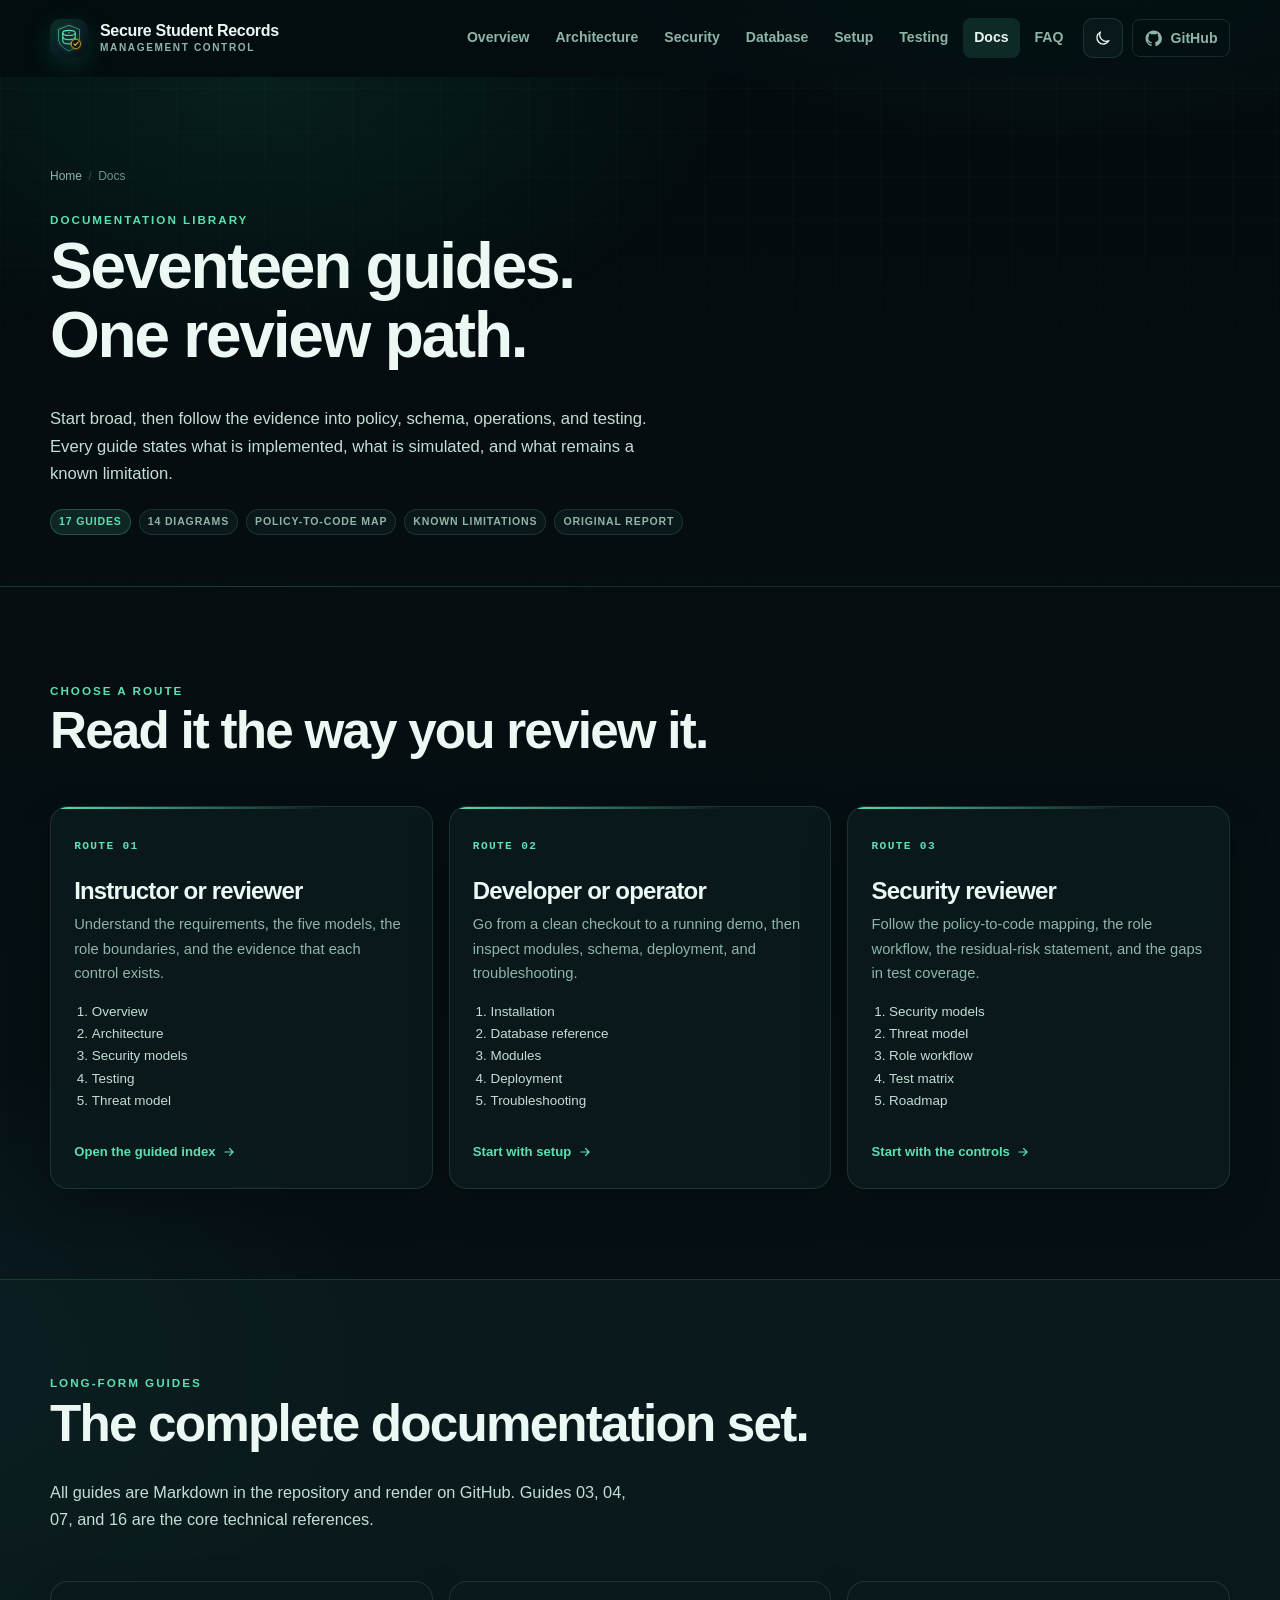
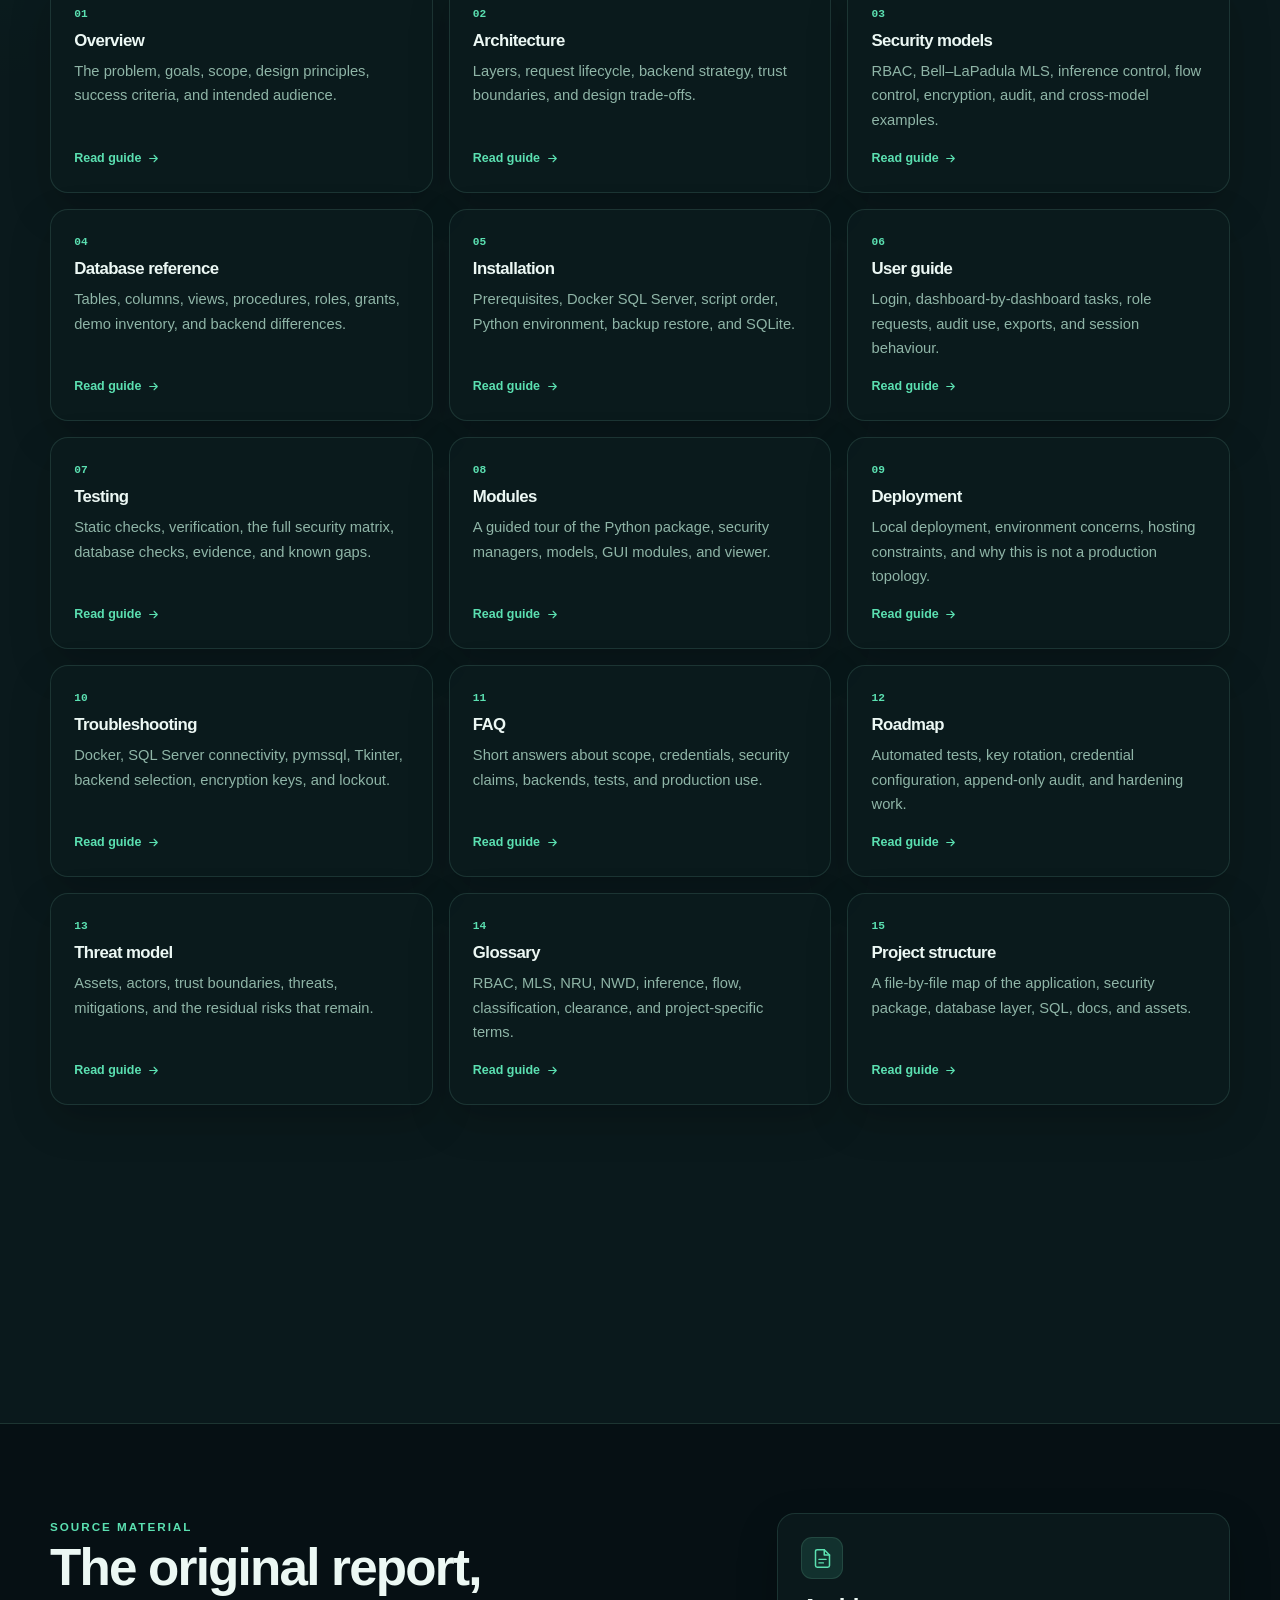
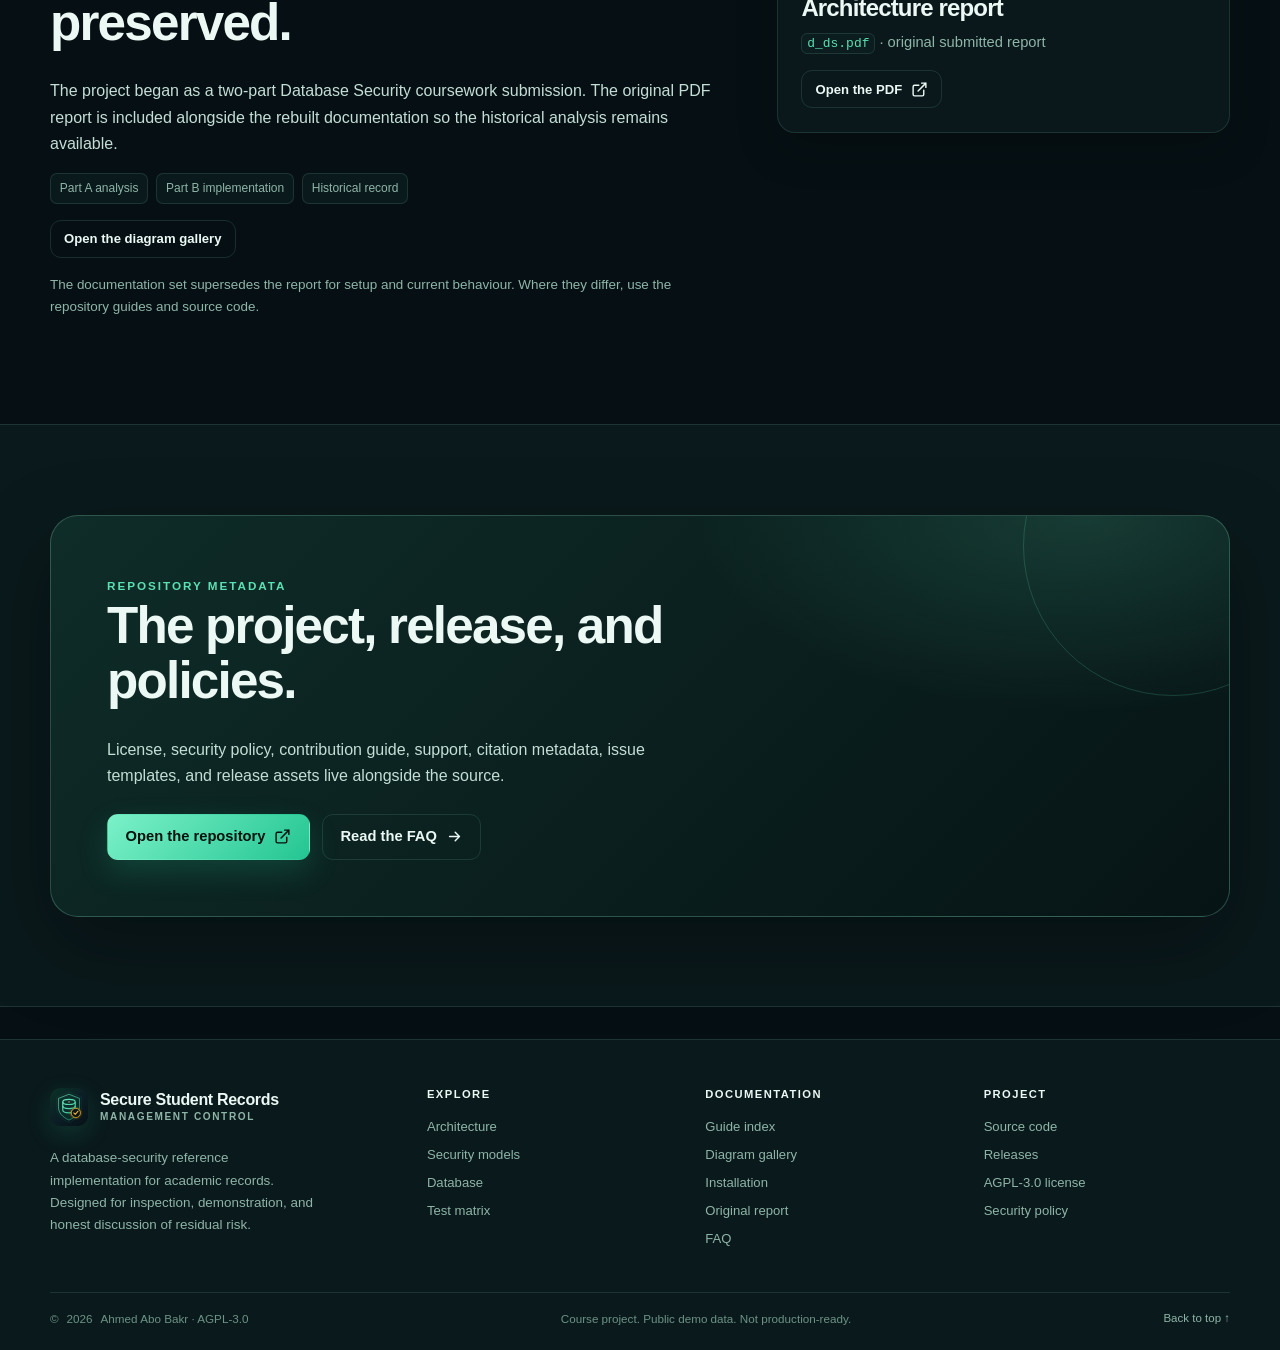
<file: docs/docs.html>
<!doctype html>
<html lang="en" class="no-js">
<head>
  <meta charset="utf-8">
  <meta name="viewport" content="width=device-width, initial-scale=1">
  <title>Documentation · Secure Student Records Management Control</title>
  <meta name="description" content="Seventeen guides covering architecture, security models, database objects, setup, testing, deployment, troubleshooting, trade-offs, and the role workflow.">
  <meta name="theme-color" content="#061014">
  <meta name="color-scheme" content="dark light">
  <meta property="og:type" content="website">
  <meta property="og:title" content="Documentation · Secure Student Records Management Control">
  <meta property="og:description" content="Seventeen guides covering architecture, security models, database objects, setup, testing, deployment, troubleshooting, trade-offs, and the role workflow.">
  <meta property="og:url" content="https://ahmedbakr78.github.io/Secure-Student-Records-Management-Control/docs.html">
  <meta property="og:image" content="https://ahmedbakr78.github.io/Secure-Student-Records-Management-Control/assets/og-image.png">
  <meta property="og:site_name" content="SRMS">
  <meta name="twitter:card" content="summary_large_image">
  <meta name="twitter:title" content="Documentation · Secure Student Records Management Control">
  <meta name="twitter:description" content="Seventeen guides covering architecture, security models, database objects, setup, testing, deployment, troubleshooting, trade-offs, and the role workflow.">
  <meta name="twitter:image" content="https://ahmedbakr78.github.io/Secure-Student-Records-Management-Control/assets/og-image.png">
  <link rel="canonical" href="https://ahmedbakr78.github.io/Secure-Student-Records-Management-Control/docs.html">
  <link rel="icon" href="assets/brand/favicon.svg" type="image/svg+xml">
  <link rel="apple-touch-icon" href="assets/brand/apple-touch-icon.png">
  <link rel="manifest" href="site.webmanifest">
  <meta name="application-name" content="SRMS">
  <link rel="stylesheet" href="styles.css">
  <script>try{var t=localStorage.getItem("srms-theme");if(t==="light")document.documentElement.dataset.theme="light"}catch(e){}</script>
</head>
<body id="top">
  <a class="skip-link" href="#main">Skip to content</a>

  <header class="site-header" data-header>
    <div class="container nav">
      <a class="brand" href="index.html" aria-label="SRMS home">
        <img src="assets/brand/logo.svg" alt="" width="38" height="38">
        <span class="brand-copy">Secure Student Records <small>Management Control</small></span>
      </a>
      <button class="nav-toggle" type="button" aria-label="Toggle navigation" aria-expanded="false" aria-controls="site-navigation" data-nav-toggle>
        <svg viewBox="0 0 24 24" fill="none" stroke="currentColor" stroke-width="1.8" stroke-linecap="round" aria-hidden="true"><path d="M4 7h16M4 12h16M4 17h16"/></svg>
      </button>
      <nav class="nav-links" id="site-navigation" aria-label="Primary" data-nav-links>
        <a href="index.html">Overview</a>
        <a href="architecture.html">Architecture</a>
        <a href="security.html">Security</a>
        <a href="database.html">Database</a>
        <a href="setup.html">Setup</a>
        <a href="testing.html">Testing</a>
        <a href="docs.html" aria-current="page">Docs</a>
        <a href="faq.html">FAQ</a>
        <div class="nav-actions">
          <button class="icon-button" type="button" aria-label="Switch to light theme" data-theme-toggle>
            <svg class="theme-icon-moon" viewBox="0 0 24 24" fill="none" stroke="currentColor" stroke-width="1.7" stroke-linecap="round" stroke-linejoin="round" aria-hidden="true"><path d="M20 15.4A8.5 8.5 0 0 1 8.6 4a8.5 8.5 0 1 0 11.4 11.4Z"/></svg>
            <svg class="theme-icon-sun" viewBox="0 0 24 24" fill="none" stroke="currentColor" stroke-width="1.7" stroke-linecap="round" aria-hidden="true"><circle cx="12" cy="12" r="4"/><path d="M12 2v2M12 20v2M4.9 4.9l1.4 1.4M17.7 17.7l1.4 1.4M2 12h2M20 12h2M4.9 19.1l1.4-1.4M17.7 6.3l1.4-1.4"/></svg>
          </button>
          <a class="button button-small button-ghost" href="https://github.com/Ahmedbakr78/Secure-Student-Records-Management-Control" target="_blank" rel="noopener">
            <svg viewBox="0 0 24 24" fill="currentColor" aria-hidden="true"><path d="M12 .7a11.3 11.3 0 0 0-3.6 22c.6.1.8-.3.8-.6v-2.2c-3.1.7-3.8-1.3-3.8-1.3-.5-1.3-1.3-1.6-1.3-1.6-1-.7.1-.7.1-.7 1.1.1 1.7 1.2 1.7 1.2 1 1.7 2.6 1.2 3.3.9.1-.7.4-1.2.7-1.5-2.5-.3-5.2-1.3-5.2-5.7 0-1.2.4-2.3 1.2-3.1-.1-.3-.5-1.5.1-3.1 0 0 1-.3 3.1 1.2a10.8 10.8 0 0 1 5.6 0c2.2-1.5 3.1-1.2 3.1-1.2.6 1.6.2 2.8.1 3.1.8.8 1.2 1.9 1.2 3.1 0 4.4-2.6 5.4-5.2 5.7.4.4.8 1.1.8 2.2v3.2c0 .3.2.7.8.6A11.3 11.3 0 0 0 12 .7Z"/></svg>
            GitHub
          </a>
        </div>
      </nav>
    </div>
  </header>

  <main id="main">
    <section class="page-hero">
      <div class="container">
        <nav class="breadcrumbs" aria-label="Breadcrumb">
          <a href="index.html">Home</a><span class="breadcrumb-sep">/</span><span>Docs</span>
        </nav>
        <span class="kicker">Documentation library</span>
        <h1>Seventeen guides. One review path.</h1>
        <p>Start broad, then follow the evidence into policy, schema, operations, and testing. Every guide states what is implemented, what is simulated, and what remains a known limitation.</p>
        <div class="page-meta">
          <span class="badge badge-mint">17 guides</span>
          <span class="badge">14 diagrams</span>
          <span class="badge">Policy-to-code map</span>
          <span class="badge">Known limitations</span>
          <span class="badge">Original report</span>
        </div>
      </div>
    </section>

    <section class="section">
      <div class="container">
        <div class="section-head">
          <span class="kicker">Choose a route</span>
          <h2>Read it the way you review it.</h2>
        </div>
        <div class="grid grid-3">
          <article class="card card-accent reveal">
            <span class="card-number">ROUTE 01</span>
            <h3>Instructor or reviewer</h3>
            <p>Understand the requirements, the five models, the role boundaries, and the evidence that each control exists.</p>
            <ol style="padding-left:1.1rem;font-size:0.84rem">
              <li>Overview</li>
              <li>Architecture</li>
              <li>Security models</li>
              <li>Testing</li>
              <li>Threat model</li>
            </ol>
            <a class="card-link" href="https://github.com/Ahmedbakr78/Secure-Student-Records-Management-Control/blob/main/documentation/README.md" target="_blank" rel="noopener">Open the guided index
              <svg viewBox="0 0 24 24" fill="none" stroke="currentColor" stroke-width="2" stroke-linecap="round" stroke-linejoin="round" aria-hidden="true"><path d="M5 12h14M13 6l6 6-6 6"/></svg>
            </a>
          </article>
          <article class="card card-accent reveal">
            <span class="card-number">ROUTE 02</span>
            <h3>Developer or operator</h3>
            <p>Go from a clean checkout to a running demo, then inspect modules, schema, deployment, and troubleshooting.</p>
            <ol style="padding-left:1.1rem;font-size:0.84rem">
              <li>Installation</li>
              <li>Database reference</li>
              <li>Modules</li>
              <li>Deployment</li>
              <li>Troubleshooting</li>
            </ol>
            <a class="card-link" href="setup.html">Start with setup
              <svg viewBox="0 0 24 24" fill="none" stroke="currentColor" stroke-width="2" stroke-linecap="round" stroke-linejoin="round" aria-hidden="true"><path d="M5 12h14M13 6l6 6-6 6"/></svg>
            </a>
          </article>
          <article class="card card-accent reveal">
            <span class="card-number">ROUTE 03</span>
            <h3>Security reviewer</h3>
            <p>Follow the policy-to-code mapping, the role workflow, the residual-risk statement, and the gaps in test coverage.</p>
            <ol style="padding-left:1.1rem;font-size:0.84rem">
              <li>Security models</li>
              <li>Threat model</li>
              <li>Role workflow</li>
              <li>Test matrix</li>
              <li>Roadmap</li>
            </ol>
            <a class="card-link" href="security.html">Start with the controls
              <svg viewBox="0 0 24 24" fill="none" stroke="currentColor" stroke-width="2" stroke-linecap="round" stroke-linejoin="round" aria-hidden="true"><path d="M5 12h14M13 6l6 6-6 6"/></svg>
            </a>
          </article>
        </div>
      </div>
    </section>

    <section class="section section-soft">
      <div class="container">
        <div class="section-head">
          <span class="kicker">Long-form guides</span>
          <h2>The complete documentation set.</h2>
          <p>All guides are Markdown in the repository and render on GitHub. Guides 03, 04, 07, and 16 are the core technical references.</p>
        </div>
        <div class="doc-grid">
          <article class="card doc-card reveal">
            <span class="doc-num">01</span>
            <h3>Overview</h3>
            <p>The problem, goals, scope, design principles, success criteria, and intended audience.</p>
            <a class="doc-card-cta" href="https://github.com/Ahmedbakr78/Secure-Student-Records-Management-Control/blob/main/documentation/01-overview.md" target="_blank" rel="noopener">Read guide <svg viewBox="0 0 24 24" fill="none" stroke="currentColor" stroke-width="2" stroke-linecap="round" stroke-linejoin="round" aria-hidden="true"><path d="M5 12h14M13 6l6 6-6 6"/></svg></a>
          </article>
          <article class="card doc-card reveal">
            <span class="doc-num">02</span>
            <h3>Architecture</h3>
            <p>Layers, request lifecycle, backend strategy, trust boundaries, and design trade-offs.</p>
            <a class="doc-card-cta" href="https://github.com/Ahmedbakr78/Secure-Student-Records-Management-Control/blob/main/documentation/02-architecture.md" target="_blank" rel="noopener">Read guide <svg viewBox="0 0 24 24" fill="none" stroke="currentColor" stroke-width="2" stroke-linecap="round" stroke-linejoin="round" aria-hidden="true"><path d="M5 12h14M13 6l6 6-6 6"/></svg></a>
          </article>
          <article class="card doc-card reveal">
            <span class="doc-num">03</span>
            <h3>Security models</h3>
            <p>RBAC, Bell–LaPadula MLS, inference control, flow control, encryption, audit, and cross-model examples.</p>
            <a class="doc-card-cta" href="https://github.com/Ahmedbakr78/Secure-Student-Records-Management-Control/blob/main/documentation/03-security-models.md" target="_blank" rel="noopener">Read guide <svg viewBox="0 0 24 24" fill="none" stroke="currentColor" stroke-width="2" stroke-linecap="round" stroke-linejoin="round" aria-hidden="true"><path d="M5 12h14M13 6l6 6-6 6"/></svg></a>
          </article>
          <article class="card doc-card reveal">
            <span class="doc-num">04</span>
            <h3>Database reference</h3>
            <p>Tables, columns, views, procedures, roles, grants, demo inventory, and backend differences.</p>
            <a class="doc-card-cta" href="https://github.com/Ahmedbakr78/Secure-Student-Records-Management-Control/blob/main/documentation/04-database-reference.md" target="_blank" rel="noopener">Read guide <svg viewBox="0 0 24 24" fill="none" stroke="currentColor" stroke-width="2" stroke-linecap="round" stroke-linejoin="round" aria-hidden="true"><path d="M5 12h14M13 6l6 6-6 6"/></svg></a>
          </article>
          <article class="card doc-card reveal">
            <span class="doc-num">05</span>
            <h3>Installation</h3>
            <p>Prerequisites, Docker SQL Server, script order, Python environment, backup restore, and SQLite.</p>
            <a class="doc-card-cta" href="https://github.com/Ahmedbakr78/Secure-Student-Records-Management-Control/blob/main/documentation/05-installation.md" target="_blank" rel="noopener">Read guide <svg viewBox="0 0 24 24" fill="none" stroke="currentColor" stroke-width="2" stroke-linecap="round" stroke-linejoin="round" aria-hidden="true"><path d="M5 12h14M13 6l6 6-6 6"/></svg></a>
          </article>
          <article class="card doc-card reveal">
            <span class="doc-num">06</span>
            <h3>User guide</h3>
            <p>Login, dashboard-by-dashboard tasks, role requests, audit use, exports, and session behaviour.</p>
            <a class="doc-card-cta" href="https://github.com/Ahmedbakr78/Secure-Student-Records-Management-Control/blob/main/documentation/06-user-guide.md" target="_blank" rel="noopener">Read guide <svg viewBox="0 0 24 24" fill="none" stroke="currentColor" stroke-width="2" stroke-linecap="round" stroke-linejoin="round" aria-hidden="true"><path d="M5 12h14M13 6l6 6-6 6"/></svg></a>
          </article>
          <article class="card doc-card reveal">
            <span class="doc-num">07</span>
            <h3>Testing</h3>
            <p>Static checks, verification, the full security matrix, database checks, evidence, and known gaps.</p>
            <a class="doc-card-cta" href="https://github.com/Ahmedbakr78/Secure-Student-Records-Management-Control/blob/main/documentation/07-testing.md" target="_blank" rel="noopener">Read guide <svg viewBox="0 0 24 24" fill="none" stroke="currentColor" stroke-width="2" stroke-linecap="round" stroke-linejoin="round" aria-hidden="true"><path d="M5 12h14M13 6l6 6-6 6"/></svg></a>
          </article>
          <article class="card doc-card reveal">
            <span class="doc-num">08</span>
            <h3>Modules</h3>
            <p>A guided tour of the Python package, security managers, models, GUI modules, and viewer.</p>
            <a class="doc-card-cta" href="https://github.com/Ahmedbakr78/Secure-Student-Records-Management-Control/blob/main/documentation/08-modules.md" target="_blank" rel="noopener">Read guide <svg viewBox="0 0 24 24" fill="none" stroke="currentColor" stroke-width="2" stroke-linecap="round" stroke-linejoin="round" aria-hidden="true"><path d="M5 12h14M13 6l6 6-6 6"/></svg></a>
          </article>
          <article class="card doc-card reveal">
            <span class="doc-num">09</span>
            <h3>Deployment</h3>
            <p>Local deployment, environment concerns, hosting constraints, and why this is not a production topology.</p>
            <a class="doc-card-cta" href="https://github.com/Ahmedbakr78/Secure-Student-Records-Management-Control/blob/main/documentation/09-deployment.md" target="_blank" rel="noopener">Read guide <svg viewBox="0 0 24 24" fill="none" stroke="currentColor" stroke-width="2" stroke-linecap="round" stroke-linejoin="round" aria-hidden="true"><path d="M5 12h14M13 6l6 6-6 6"/></svg></a>
          </article>
          <article class="card doc-card reveal">
            <span class="doc-num">10</span>
            <h3>Troubleshooting</h3>
            <p>Docker, SQL Server connectivity, pymssql, Tkinter, backend selection, encryption keys, and lockout.</p>
            <a class="doc-card-cta" href="https://github.com/Ahmedbakr78/Secure-Student-Records-Management-Control/blob/main/documentation/10-troubleshooting.md" target="_blank" rel="noopener">Read guide <svg viewBox="0 0 24 24" fill="none" stroke="currentColor" stroke-width="2" stroke-linecap="round" stroke-linejoin="round" aria-hidden="true"><path d="M5 12h14M13 6l6 6-6 6"/></svg></a>
          </article>
          <article class="card doc-card reveal">
            <span class="doc-num">11</span>
            <h3>FAQ</h3>
            <p>Short answers about scope, credentials, security claims, backends, tests, and production use.</p>
            <a class="doc-card-cta" href="https://github.com/Ahmedbakr78/Secure-Student-Records-Management-Control/blob/main/documentation/11-faq.md" target="_blank" rel="noopener">Read guide <svg viewBox="0 0 24 24" fill="none" stroke="currentColor" stroke-width="2" stroke-linecap="round" stroke-linejoin="round" aria-hidden="true"><path d="M5 12h14M13 6l6 6-6 6"/></svg></a>
          </article>
          <article class="card doc-card reveal">
            <span class="doc-num">12</span>
            <h3>Roadmap</h3>
            <p>Automated tests, key rotation, credential configuration, append-only audit, and hardening work.</p>
            <a class="doc-card-cta" href="https://github.com/Ahmedbakr78/Secure-Student-Records-Management-Control/blob/main/documentation/12-roadmap.md" target="_blank" rel="noopener">Read guide <svg viewBox="0 0 24 24" fill="none" stroke="currentColor" stroke-width="2" stroke-linecap="round" stroke-linejoin="round" aria-hidden="true"><path d="M5 12h14M13 6l6 6-6 6"/></svg></a>
          </article>
          <article class="card doc-card reveal">
            <span class="doc-num">13</span>
            <h3>Threat model</h3>
            <p>Assets, actors, trust boundaries, threats, mitigations, and the residual risks that remain.</p>
            <a class="doc-card-cta" href="https://github.com/Ahmedbakr78/Secure-Student-Records-Management-Control/blob/main/documentation/13-threat-model.md" target="_blank" rel="noopener">Read guide <svg viewBox="0 0 24 24" fill="none" stroke="currentColor" stroke-width="2" stroke-linecap="round" stroke-linejoin="round" aria-hidden="true"><path d="M5 12h14M13 6l6 6-6 6"/></svg></a>
          </article>
          <article class="card doc-card reveal">
            <span class="doc-num">14</span>
            <h3>Glossary</h3>
            <p>RBAC, MLS, NRU, NWD, inference, flow, classification, clearance, and project-specific terms.</p>
            <a class="doc-card-cta" href="https://github.com/Ahmedbakr78/Secure-Student-Records-Management-Control/blob/main/documentation/14-glossary.md" target="_blank" rel="noopener">Read guide <svg viewBox="0 0 24 24" fill="none" stroke="currentColor" stroke-width="2" stroke-linecap="round" stroke-linejoin="round" aria-hidden="true"><path d="M5 12h14M13 6l6 6-6 6"/></svg></a>
          </article>
          <article class="card doc-card reveal">
            <span class="doc-num">15</span>
            <h3>Project structure</h3>
            <p>A file-by-file map of the application, security package, database layer, SQL, docs, and assets.</p>
            <a class="doc-card-cta" href="https://github.com/Ahmedbakr78/Secure-Student-Records-Management-Control/blob/main/documentation/15-project-structure.md" target="_blank" rel="noopener">Read guide <svg viewBox="0 0 24 24" fill="none" stroke="currentColor" stroke-width="2" stroke-linecap="round" stroke-linejoin="round" aria-hidden="true"><path d="M5 12h14M13 6l6 6-6 6"/></svg></a>
          </article>
          <article class="card doc-card reveal">
            <span class="doc-num">16</span>
            <h3>Role workflow</h3>
            <p>The Part B path from request submission through validation, admin review, approval or denial, and audit.</p>
            <a class="doc-card-cta" href="https://github.com/Ahmedbakr78/Secure-Student-Records-Management-Control/blob/main/documentation/16-role-workflow.md" target="_blank" rel="noopener">Read guide <svg viewBox="0 0 24 24" fill="none" stroke="currentColor" stroke-width="2" stroke-linecap="round" stroke-linejoin="round" aria-hidden="true"><path d="M5 12h14M13 6l6 6-6 6"/></svg></a>
          </article>
        </div>
      </div>
    </section>

    <section class="section">
      <div class="container">
        <div class="split split-wide">
          <div>
            <span class="kicker">Source material</span>
            <h2>The original report, preserved.</h2>
            <p>The project began as a two-part Database Security coursework submission. The original PDF report is included alongside the rebuilt documentation so the historical analysis remains available.</p>
            <div class="feature-inline">
              <span>Part A analysis</span><span>Part B implementation</span><span>Historical record</span>
            </div>
            <p><a class="button button-ghost button-small" href="diagrams.html">Open the diagram gallery</a></p>
            <p style="font-size:0.84rem;color:var(--muted)">The documentation set supersedes the report for setup and current behaviour. Where they differ, use the repository guides and source code.</p>
          </div>
          <div class="card">
            <div class="card-icon">
              <svg viewBox="0 0 24 24" fill="none" stroke="currentColor" stroke-width="1.7" stroke-linecap="round" stroke-linejoin="round" aria-hidden="true"><path d="M14 2H6a2 2 0 0 0-2 2v16a2 2 0 0 0 2 2h12a2 2 0 0 0 2-2V8Z"/><path d="M14 2v6h6M8 13h8M8 17h5"/></svg>
            </div>
            <h3>Architecture report</h3>
            <p><code>d_ds.pdf</code> · original submitted report</p>
            <a class="button button-ghost button-small" href="assets/report/d_ds.pdf" target="_blank" rel="noopener">Open the PDF
              <svg viewBox="0 0 24 24" fill="none" stroke="currentColor" stroke-width="2" stroke-linecap="round" stroke-linejoin="round" aria-hidden="true"><path d="M18 13v6a2 2 0 0 1-2 2H5a2 2 0 0 1-2-2V8a2 2 0 0 1 2-2h6"/><path d="M15 3h6v6M10 14 21 3"/></svg>
            </a>
          </div>
        </div>
      </div>
    </section>

    <section class="section section-soft">
      <div class="container">
        <div class="cta-panel">
          <span class="kicker">Repository metadata</span>
          <h2>The project, release, and policies.</h2>
          <p>License, security policy, contribution guide, support, citation metadata, issue templates, and release assets live alongside the source.</p>
          <div class="hero-actions">
            <a class="button button-primary" href="https://github.com/Ahmedbakr78/Secure-Student-Records-Management-Control" target="_blank" rel="noopener">Open the repository
              <svg viewBox="0 0 24 24" fill="none" stroke="currentColor" stroke-width="2" stroke-linecap="round" stroke-linejoin="round" aria-hidden="true"><path d="M18 13v6a2 2 0 0 1-2 2H5a2 2 0 0 1-2-2V8a2 2 0 0 1 2-2h6"/><path d="M15 3h6v6M10 14 21 3"/></svg>
            </a>
            <a class="button button-ghost" href="faq.html">Read the FAQ
              <svg viewBox="0 0 24 24" fill="none" stroke="currentColor" stroke-width="2" stroke-linecap="round" stroke-linejoin="round" aria-hidden="true"><path d="M5 12h14M13 6l6 6-6 6"/></svg>
            </a>
          </div>
        </div>
      </div>
    </section>
  </main>

  <footer class="site-footer">
    <div class="container">
      <div class="footer-grid">
        <div class="footer-brand">
          <a class="brand" href="index.html" aria-label="SRMS home">
            <img src="assets/brand/logo.svg" alt="" width="38" height="38">
            <span class="brand-copy">Secure Student Records <small>Management Control</small></span>
          </a>
          <p>A database-security reference implementation for academic records. Designed for inspection, demonstration, and honest discussion of residual risk.</p>
        </div>
        <div class="footer-col">
          <h3>Explore</h3>
          <a href="architecture.html">Architecture</a>
          <a href="security.html">Security models</a>
          <a href="database.html">Database</a>
          <a href="testing.html">Test matrix</a>
        </div>
        <div class="footer-col">
          <h3>Documentation</h3>
          <a href="docs.html">Guide index</a>
          <a href="diagrams.html">Diagram gallery</a>
          <a href="setup.html">Installation</a>
          <a href="assets/report/d_ds.pdf">Original report</a>
          <a href="faq.html">FAQ</a>
        </div>
        <div class="footer-col">
          <h3>Project</h3>
          <a href="https://github.com/Ahmedbakr78/Secure-Student-Records-Management-Control" target="_blank" rel="noopener">Source code</a>
          <a href="https://github.com/Ahmedbakr78/Secure-Student-Records-Management-Control/releases" target="_blank" rel="noopener">Releases</a>
          <a href="https://github.com/Ahmedbakr78/Secure-Student-Records-Management-Control/blob/main/LICENSE" target="_blank" rel="noopener">AGPL-3.0 license</a>
          <a href="https://github.com/Ahmedbakr78/Secure-Student-Records-Management-Control/blob/main/SECURITY.md" target="_blank" rel="noopener">Security policy</a>
        </div>
      </div>
      <div class="footer-bottom">
        <span>© <span data-year>2026</span> Ahmed Abo Bakr · AGPL-3.0</span>
        <span>Course project. Public demo data. Not production-ready.</span>
        <a class="to-top" href="#top">Back to top ↑</a>
      </div>
    </div>
  </footer>

  <script src="script.js" defer></script>
</body>
</html>
</file>
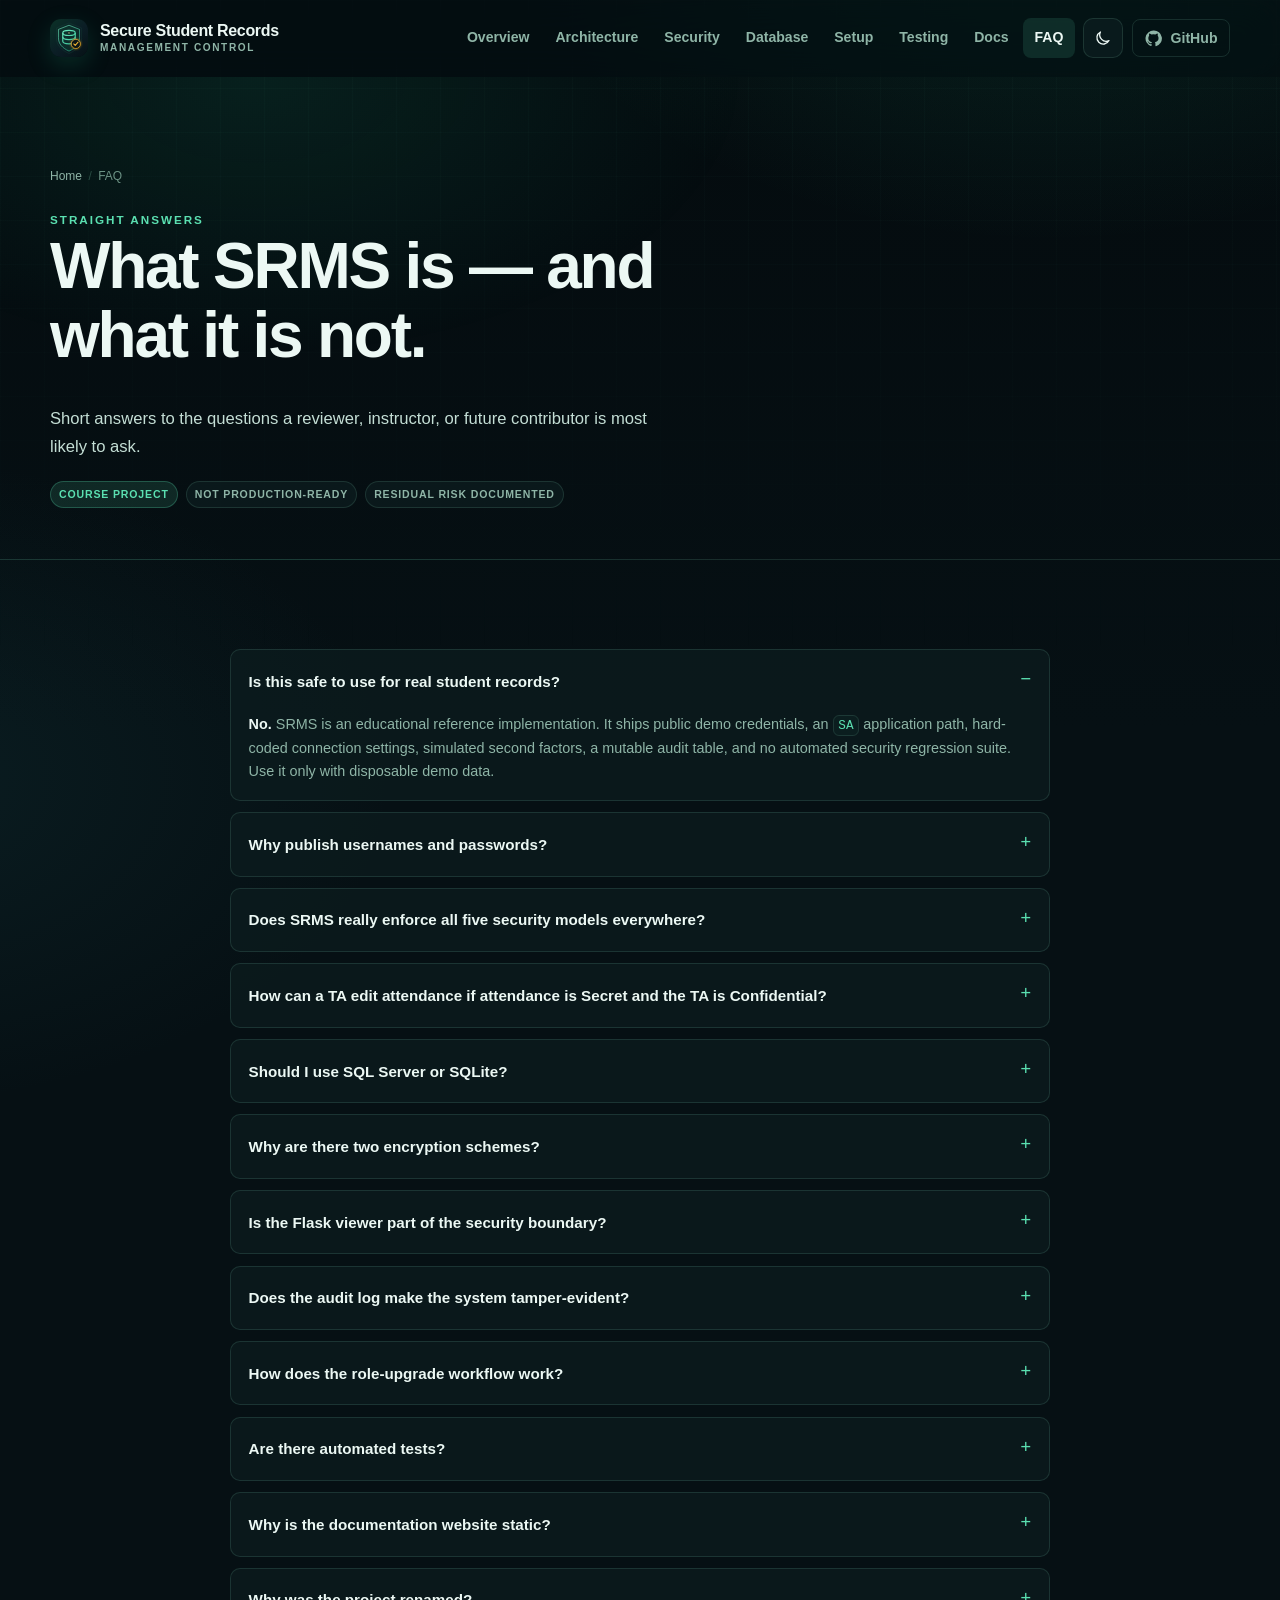
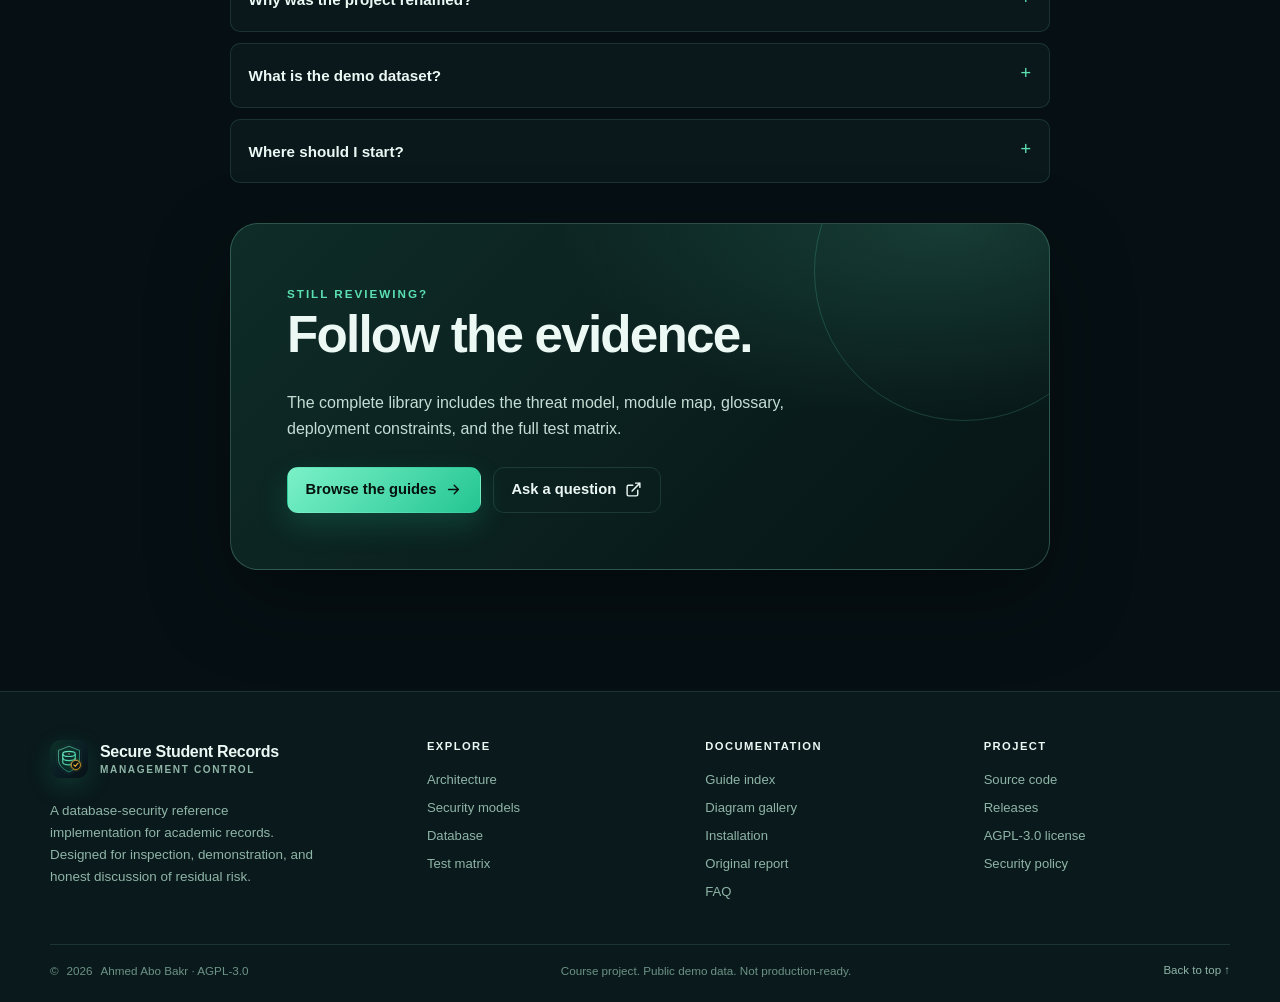
<file: docs/faq.html>
<!doctype html>
<html lang="en" class="no-js">
<head>
  <meta charset="utf-8">
  <meta name="viewport" content="width=device-width, initial-scale=1">
  <title>FAQ · Secure Student Records Management Control</title>
  <meta name="description" content="Straight answers about scope, demo credentials, production readiness, the TA attendance conflict, dual backends, encryption, audit, and testing.">
  <meta name="theme-color" content="#061014">
  <meta name="color-scheme" content="dark light">
  <meta property="og:type" content="website">
  <meta property="og:title" content="FAQ · Secure Student Records Management Control">
  <meta property="og:description" content="Straight answers about scope, demo credentials, production readiness, the TA attendance conflict, dual backends, encryption, audit, and testing.">
  <meta property="og:url" content="https://ahmedbakr78.github.io/Secure-Student-Records-Management-Control/faq.html">
  <meta property="og:image" content="https://ahmedbakr78.github.io/Secure-Student-Records-Management-Control/assets/og-image.png">
  <meta property="og:site_name" content="SRMS">
  <meta name="twitter:card" content="summary_large_image">
  <meta name="twitter:title" content="FAQ · Secure Student Records Management Control">
  <meta name="twitter:description" content="Straight answers about scope, demo credentials, production readiness, the TA attendance conflict, dual backends, encryption, audit, and testing.">
  <meta name="twitter:image" content="https://ahmedbakr78.github.io/Secure-Student-Records-Management-Control/assets/og-image.png">
  <link rel="canonical" href="https://ahmedbakr78.github.io/Secure-Student-Records-Management-Control/faq.html">
  <link rel="icon" href="assets/brand/favicon.svg" type="image/svg+xml">
  <link rel="apple-touch-icon" href="assets/brand/apple-touch-icon.png">
  <link rel="manifest" href="site.webmanifest">
  <meta name="application-name" content="SRMS">
  <link rel="stylesheet" href="styles.css">
  <script>try{var t=localStorage.getItem("srms-theme");if(t==="light")document.documentElement.dataset.theme="light"}catch(e){}</script>
</head>
<body id="top">
  <a class="skip-link" href="#main">Skip to content</a>

  <header class="site-header" data-header>
    <div class="container nav">
      <a class="brand" href="index.html" aria-label="SRMS home">
        <img src="assets/brand/logo.svg" alt="" width="38" height="38">
        <span class="brand-copy">Secure Student Records <small>Management Control</small></span>
      </a>
      <button class="nav-toggle" type="button" aria-label="Toggle navigation" aria-expanded="false" aria-controls="site-navigation" data-nav-toggle>
        <svg viewBox="0 0 24 24" fill="none" stroke="currentColor" stroke-width="1.8" stroke-linecap="round" aria-hidden="true"><path d="M4 7h16M4 12h16M4 17h16"/></svg>
      </button>
      <nav class="nav-links" id="site-navigation" aria-label="Primary" data-nav-links>
        <a href="index.html">Overview</a>
        <a href="architecture.html">Architecture</a>
        <a href="security.html">Security</a>
        <a href="database.html">Database</a>
        <a href="setup.html">Setup</a>
        <a href="testing.html">Testing</a>
        <a href="docs.html">Docs</a>
        <a href="faq.html" aria-current="page">FAQ</a>
        <div class="nav-actions">
          <button class="icon-button" type="button" aria-label="Switch to light theme" data-theme-toggle>
            <svg class="theme-icon-moon" viewBox="0 0 24 24" fill="none" stroke="currentColor" stroke-width="1.7" stroke-linecap="round" stroke-linejoin="round" aria-hidden="true"><path d="M20 15.4A8.5 8.5 0 0 1 8.6 4a8.5 8.5 0 1 0 11.4 11.4Z"/></svg>
            <svg class="theme-icon-sun" viewBox="0 0 24 24" fill="none" stroke="currentColor" stroke-width="1.7" stroke-linecap="round" aria-hidden="true"><circle cx="12" cy="12" r="4"/><path d="M12 2v2M12 20v2M4.9 4.9l1.4 1.4M17.7 17.7l1.4 1.4M2 12h2M20 12h2M4.9 19.1l1.4-1.4M17.7 6.3l1.4-1.4"/></svg>
          </button>
          <a class="button button-small button-ghost" href="https://github.com/Ahmedbakr78/Secure-Student-Records-Management-Control" target="_blank" rel="noopener">
            <svg viewBox="0 0 24 24" fill="currentColor" aria-hidden="true"><path d="M12 .7a11.3 11.3 0 0 0-3.6 22c.6.1.8-.3.8-.6v-2.2c-3.1.7-3.8-1.3-3.8-1.3-.5-1.3-1.3-1.6-1.3-1.6-1-.7.1-.7.1-.7 1.1.1 1.7 1.2 1.7 1.2 1 1.7 2.6 1.2 3.3.9.1-.7.4-1.2.7-1.5-2.5-.3-5.2-1.3-5.2-5.7 0-1.2.4-2.3 1.2-3.1-.1-.3-.5-1.5.1-3.1 0 0 1-.3 3.1 1.2a10.8 10.8 0 0 1 5.6 0c2.2-1.5 3.1-1.2 3.1-1.2.6 1.6.2 2.8.1 3.1.8.8 1.2 1.9 1.2 3.1 0 4.4-2.6 5.4-5.2 5.7.4.4.8 1.1.8 2.2v3.2c0 .3.2.7.8.6A11.3 11.3 0 0 0 12 .7Z"/></svg>
            GitHub
          </a>
        </div>
      </nav>
    </div>
  </header>

  <main id="main">
    <section class="page-hero">
      <div class="container">
        <nav class="breadcrumbs" aria-label="Breadcrumb">
          <a href="index.html">Home</a><span class="breadcrumb-sep">/</span><span>FAQ</span>
        </nav>
        <span class="kicker">Straight answers</span>
        <h1>What SRMS is — and what it is not.</h1>
        <p>Short answers to the questions a reviewer, instructor, or future contributor is most likely to ask.</p>
        <div class="page-meta">
          <span class="badge badge-mint">Course project</span>
          <span class="badge">Not production-ready</span>
          <span class="badge">Residual risk documented</span>
        </div>
      </div>
    </section>

    <section class="section">
      <div class="container narrow">
        <div class="faq-list">
          <details class="faq-item" open>
            <summary>Is this safe to use for real student records?</summary>
            <p><strong>No.</strong> SRMS is an educational reference implementation. It ships public demo credentials, an <code>SA</code> application path, hard-coded connection settings, simulated second factors, a mutable audit table, and no automated security regression suite. Use it only with disposable demo data.</p>
          </details>
          <details class="faq-item">
            <summary>Why publish usernames and passwords?</summary>
            <p>The published accounts let a reviewer reproduce every role boundary immediately: Admin, Instructor, TA, Student, and Guest. They are deliberately demo-only. They must never be reused outside a local classroom environment and must never protect real records.</p>
          </details>
          <details class="faq-item">
            <summary>Does SRMS really enforce all five security models everywhere?</summary>
            <p>No — and the project does not claim that. The models have named implementations and database mirrors, but some GUI paths call models directly, the Python matrix and SQL Server roles can drift, and enforcement is most consistent where data crosses from a dashboard into a model. The limitations are stated in the <a href="security.html">security models</a> page and the threat model.</p>
          </details>
          <details class="faq-item">
            <summary>How can a TA edit attendance if attendance is Secret and the TA is Confidential?</summary>
            <p>This is a known policy conflict. The TA has a global clearance of 2 (Confidential), while attendance is classified 3 (Secret). Assignment-scoped views and RBAC express the delegated attendance duty, but a pure Bell–LaPadula no-read-up check would deny it. The project documents the tension instead of silently elevating the TA. A future policy must either raise the clearance, lower the classification, or introduce a formal delegated-access rule.</p>
          </details>
          <details class="faq-item">
            <summary>Should I use SQL Server or SQLite?</summary>
            <p>SQL Server is the canonical security path: database roles, secure views, fourteen procedures, and a certificate-backed AES-256 hierarchy. SQLite is a development and UI-review fallback with no stored procedures, database roles, secure views, or SQL Server encryption hierarchy. Application-level checks still run, but the security properties are not equivalent.</p>
          </details>
          <details class="faq-item">
            <summary>Why are there two encryption schemes?</summary>
            <p>The SQL Server path demonstrates a database master key, certificate, and AES-256 symmetric key. The application path demonstrates Fernet authenticated encryption with a PBKDF2-derived key. They do not share a key lifecycle. Password hashing also differs: bcrypt on the model/SQLite path and SHA-256 + salt on the SQL Server path. These are documented limitations, not a unified production key-management design.</p>
          </details>
          <details class="faq-item">
            <summary>Is the Flask viewer part of the security boundary?</summary>
            <p>No. It is a read-only, localhost-only database inspector with allow-listed tables. It has no application authentication of its own. Do not expose port 5000 or treat the viewer as a secure application surface.</p>
          </details>
          <details class="faq-item">
            <summary>Does the audit log make the system tamper-evident?</summary>
            <p>No. <code>AUDIT_LOG</code> records authentication, access, writes, and workflow events, and the admin dashboard exposes them. But it is a normal table. An administrator with direct database access can alter it. It is a detective control, not an append-only or cryptographically tamper-evident store.</p>
          </details>
          <details class="faq-item">
            <summary>How does the role-upgrade workflow work?</summary>
            <p>A user submits a request for TA or Instructor with a reason. The request is stored as Pending. An admin reviews it, then approves or denies it with comments. Approval updates the role and clearance and writes an audit event. Duplicate or invalid requests are rejected. The full sequence is in <a href="https://github.com/Ahmedbakr78/Secure-Student-Records-Management-Control/blob/main/documentation/16-role-workflow.md" target="_blank" rel="noopener">guide 16</a>.</p>
          </details>
          <details class="faq-item">
            <summary>Are there automated tests?</summary>
            <p>Not for the security controls. There is a substantial manual matrix and a verification script that checks imports, connectivity, schema presence, managers, authentication, and role-request support. Automated unit, integration, and UI tests are roadmap items. A static documentation build can validate links, HTML, YAML, and assets without running the app.</p>
          </details>
          <details class="faq-item">
            <summary>Why is the documentation website static?</summary>
            <p>It needs no runtime, database, or build service, which makes review simple and hosting durable. The trade-off is that content must be kept in sync manually with the Markdown guides and source code.</p>
          </details>
          <details class="faq-item">
            <summary>Why was the project renamed?</summary>
            <p>The former repository name was long and described the original coursework framing. The new name, <strong>Secure Student Records Management Control</strong>, keeps the established short name <strong>SRMS</strong> while presenting the project as a current reference implementation. The original remote repository was left untouched.</p>
          </details>
          <details class="faq-item">
            <summary>What is the demo dataset?</summary>
            <p>The two seeds are different. The SQL Server sample has 8 users, 4 instructors, 8 students, 5 courses, 10 grades, and 15 attendance records. The SQLite database has 11 users, 2 instructors, 5 students, 3 courses, 12 grades, and 50 attendance records. Counts are backend-specific and should not be combined.</p>
          </details>
          <details class="faq-item">
            <summary>Where should I start?</summary>
            <p>For the architecture, read the <a href="architecture.html">system map</a>. For the controls, read <a href="security.html">security models</a>. To run it, follow <a href="setup.html">setup</a>. To evaluate it, use the <a href="testing.html">test matrix</a> and the <a href="https://github.com/Ahmedbakr78/Secure-Student-Records-Management-Control/blob/main/documentation/13-threat-model.md" target="_blank" rel="noopener">threat model</a>.</p>
          </details>
        </div>

        <div class="cta-panel" style="margin-top:2.5rem">
          <span class="kicker">Still reviewing?</span>
          <h2>Follow the evidence.</h2>
          <p>The complete library includes the threat model, module map, glossary, deployment constraints, and the full test matrix.</p>
          <div class="hero-actions">
            <a class="button button-primary" href="docs.html">Browse the guides
              <svg viewBox="0 0 24 24" fill="none" stroke="currentColor" stroke-width="2" stroke-linecap="round" stroke-linejoin="round" aria-hidden="true"><path d="M5 12h14M13 6l6 6-6 6"/></svg>
            </a>
            <a class="button button-ghost" href="https://github.com/Ahmedbakr78/Secure-Student-Records-Management-Control/issues" target="_blank" rel="noopener">Ask a question
              <svg viewBox="0 0 24 24" fill="none" stroke="currentColor" stroke-width="2" stroke-linecap="round" stroke-linejoin="round" aria-hidden="true"><path d="M18 13v6a2 2 0 0 1-2 2H5a2 2 0 0 1-2-2V8a2 2 0 0 1 2-2h6"/><path d="M15 3h6v6M10 14 21 3"/></svg>
            </a>
          </div>
        </div>
      </div>
    </section>
  </main>

  <footer class="site-footer">
    <div class="container">
      <div class="footer-grid">
        <div class="footer-brand">
          <a class="brand" href="index.html" aria-label="SRMS home">
            <img src="assets/brand/logo.svg" alt="" width="38" height="38">
            <span class="brand-copy">Secure Student Records <small>Management Control</small></span>
          </a>
          <p>A database-security reference implementation for academic records. Designed for inspection, demonstration, and honest discussion of residual risk.</p>
        </div>
        <div class="footer-col">
          <h3>Explore</h3>
          <a href="architecture.html">Architecture</a>
          <a href="security.html">Security models</a>
          <a href="database.html">Database</a>
          <a href="testing.html">Test matrix</a>
        </div>
        <div class="footer-col">
          <h3>Documentation</h3>
          <a href="docs.html">Guide index</a>
          <a href="diagrams.html">Diagram gallery</a>
          <a href="setup.html">Installation</a>
          <a href="assets/report/d_ds.pdf">Original report</a>
          <a href="faq.html">FAQ</a>
        </div>
        <div class="footer-col">
          <h3>Project</h3>
          <a href="https://github.com/Ahmedbakr78/Secure-Student-Records-Management-Control" target="_blank" rel="noopener">Source code</a>
          <a href="https://github.com/Ahmedbakr78/Secure-Student-Records-Management-Control/releases" target="_blank" rel="noopener">Releases</a>
          <a href="https://github.com/Ahmedbakr78/Secure-Student-Records-Management-Control/blob/main/LICENSE" target="_blank" rel="noopener">AGPL-3.0 license</a>
          <a href="https://github.com/Ahmedbakr78/Secure-Student-Records-Management-Control/blob/main/SECURITY.md" target="_blank" rel="noopener">Security policy</a>
        </div>
      </div>
      <div class="footer-bottom">
        <span>© <span data-year>2026</span> Ahmed Abo Bakr · AGPL-3.0</span>
        <span>Course project. Public demo data. Not production-ready.</span>
        <a class="to-top" href="#top">Back to top ↑</a>
      </div>
    </div>
  </footer>

  <script src="script.js" defer></script>
</body>
</html>
</file>
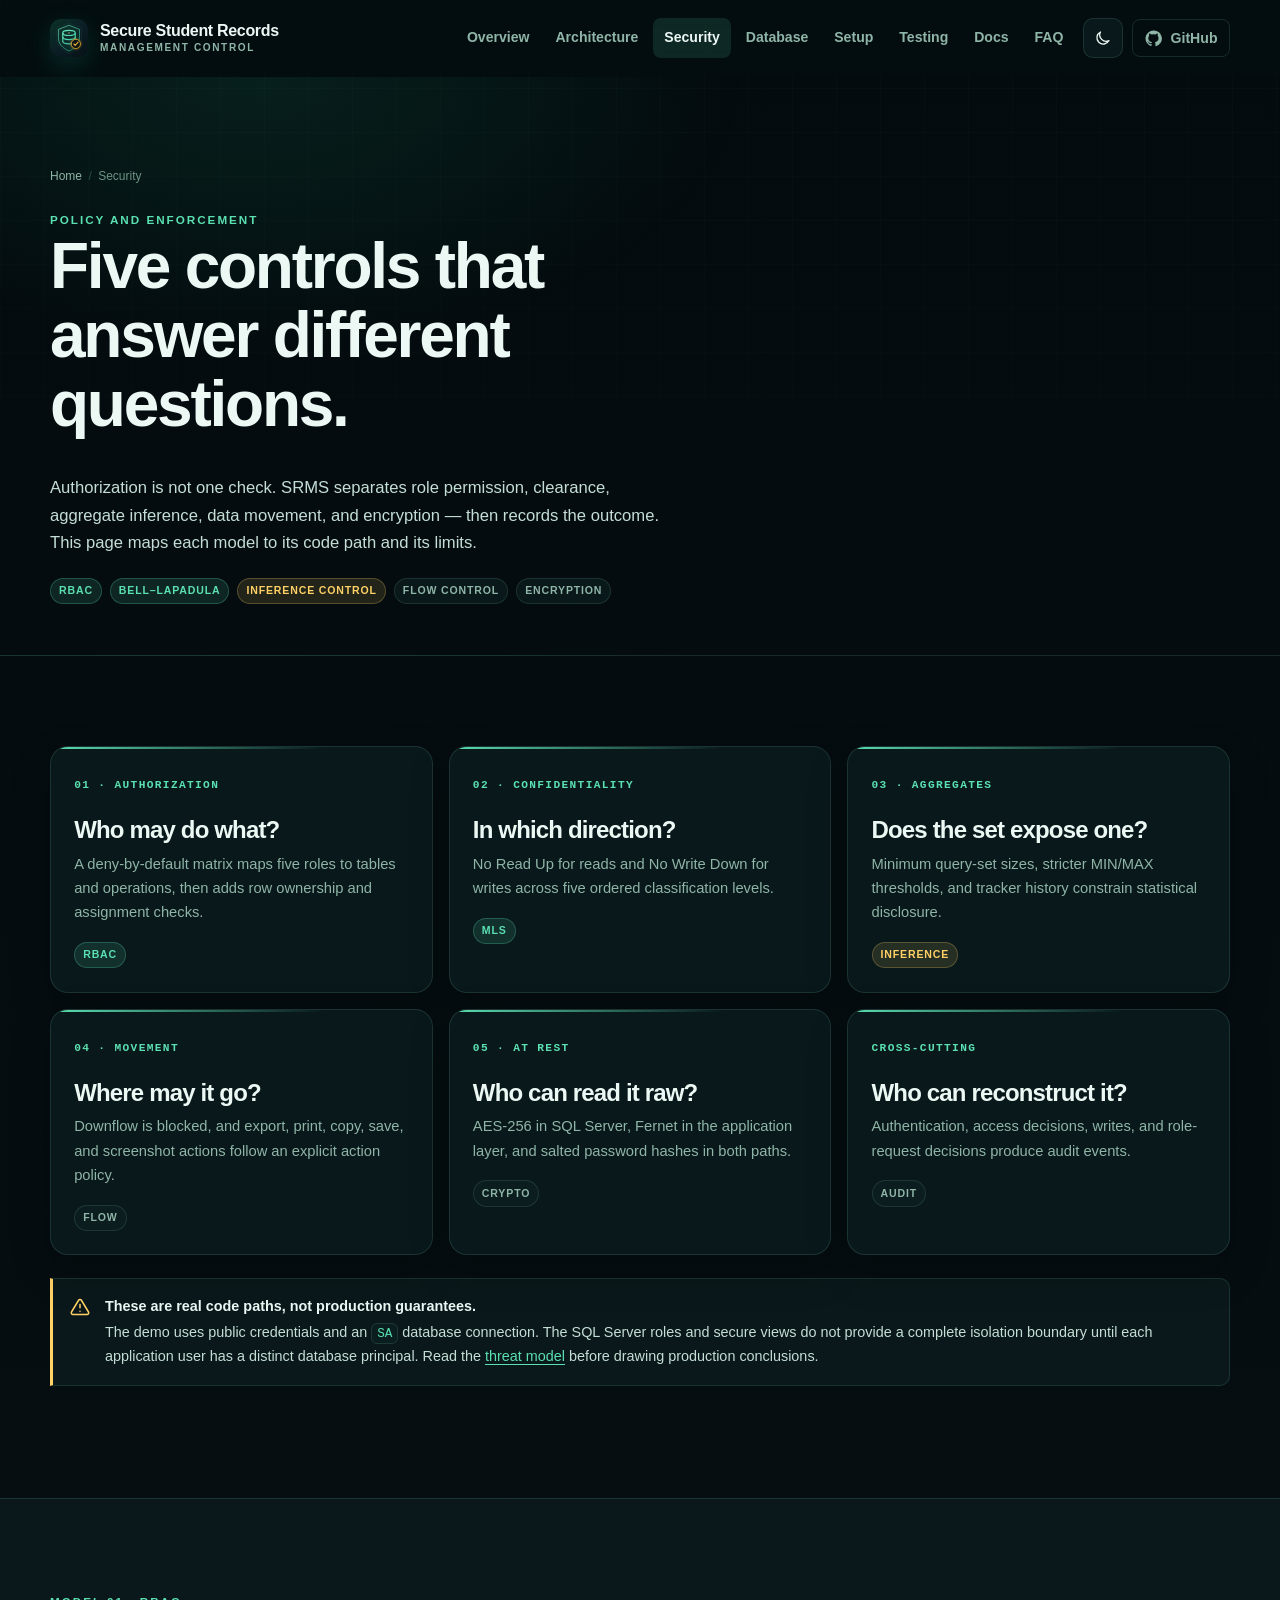
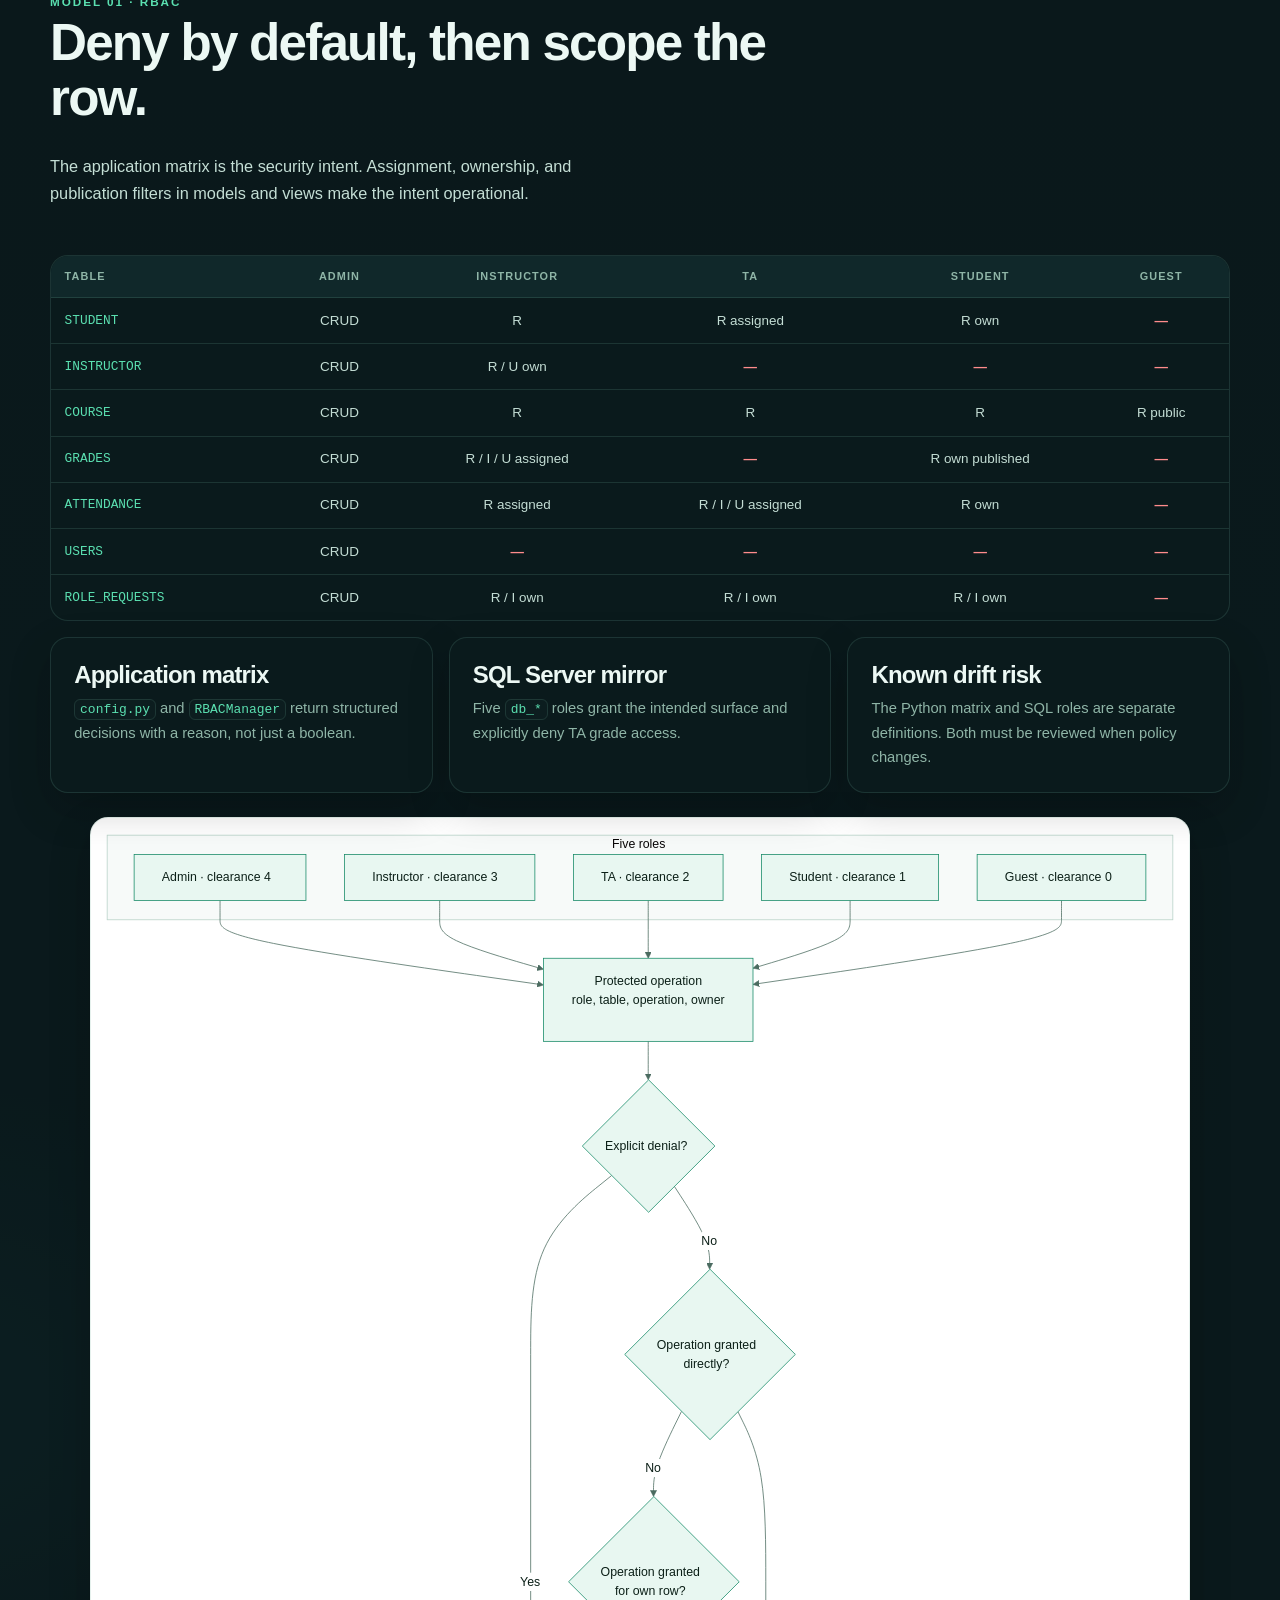
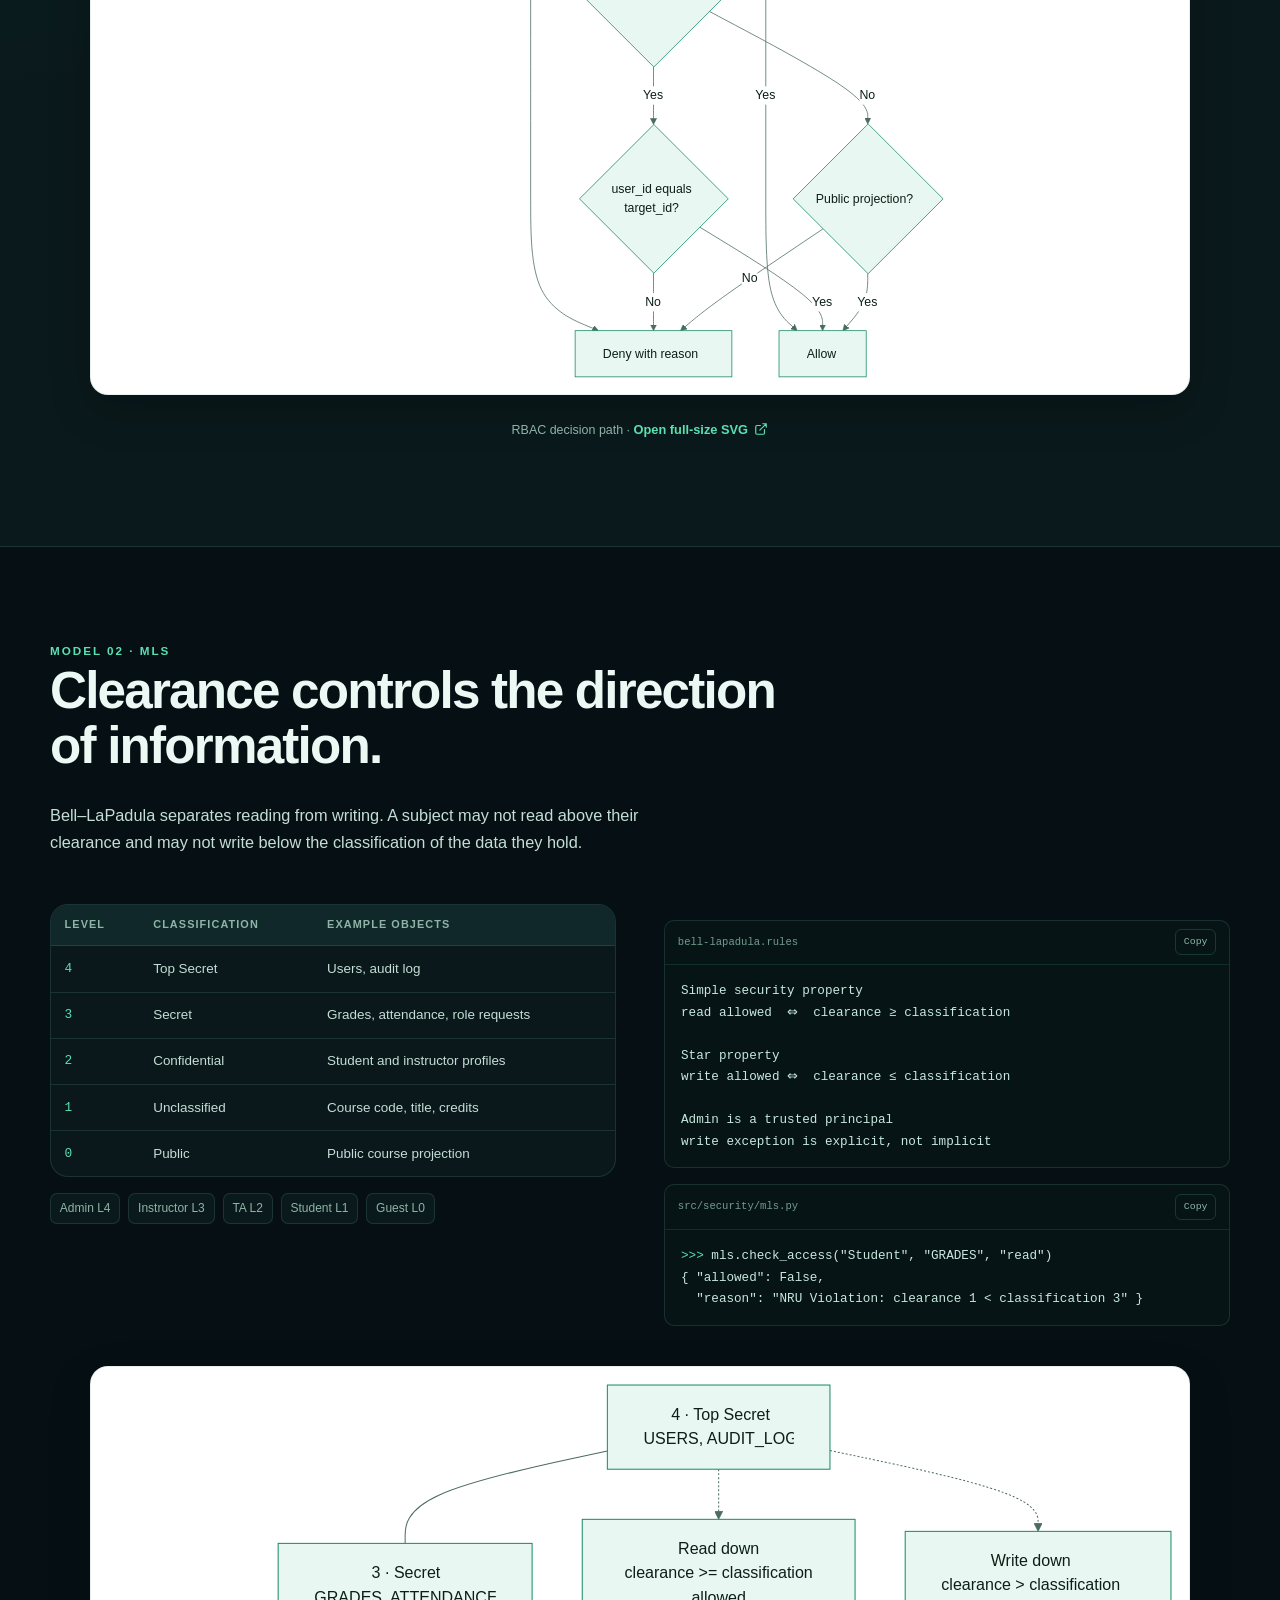
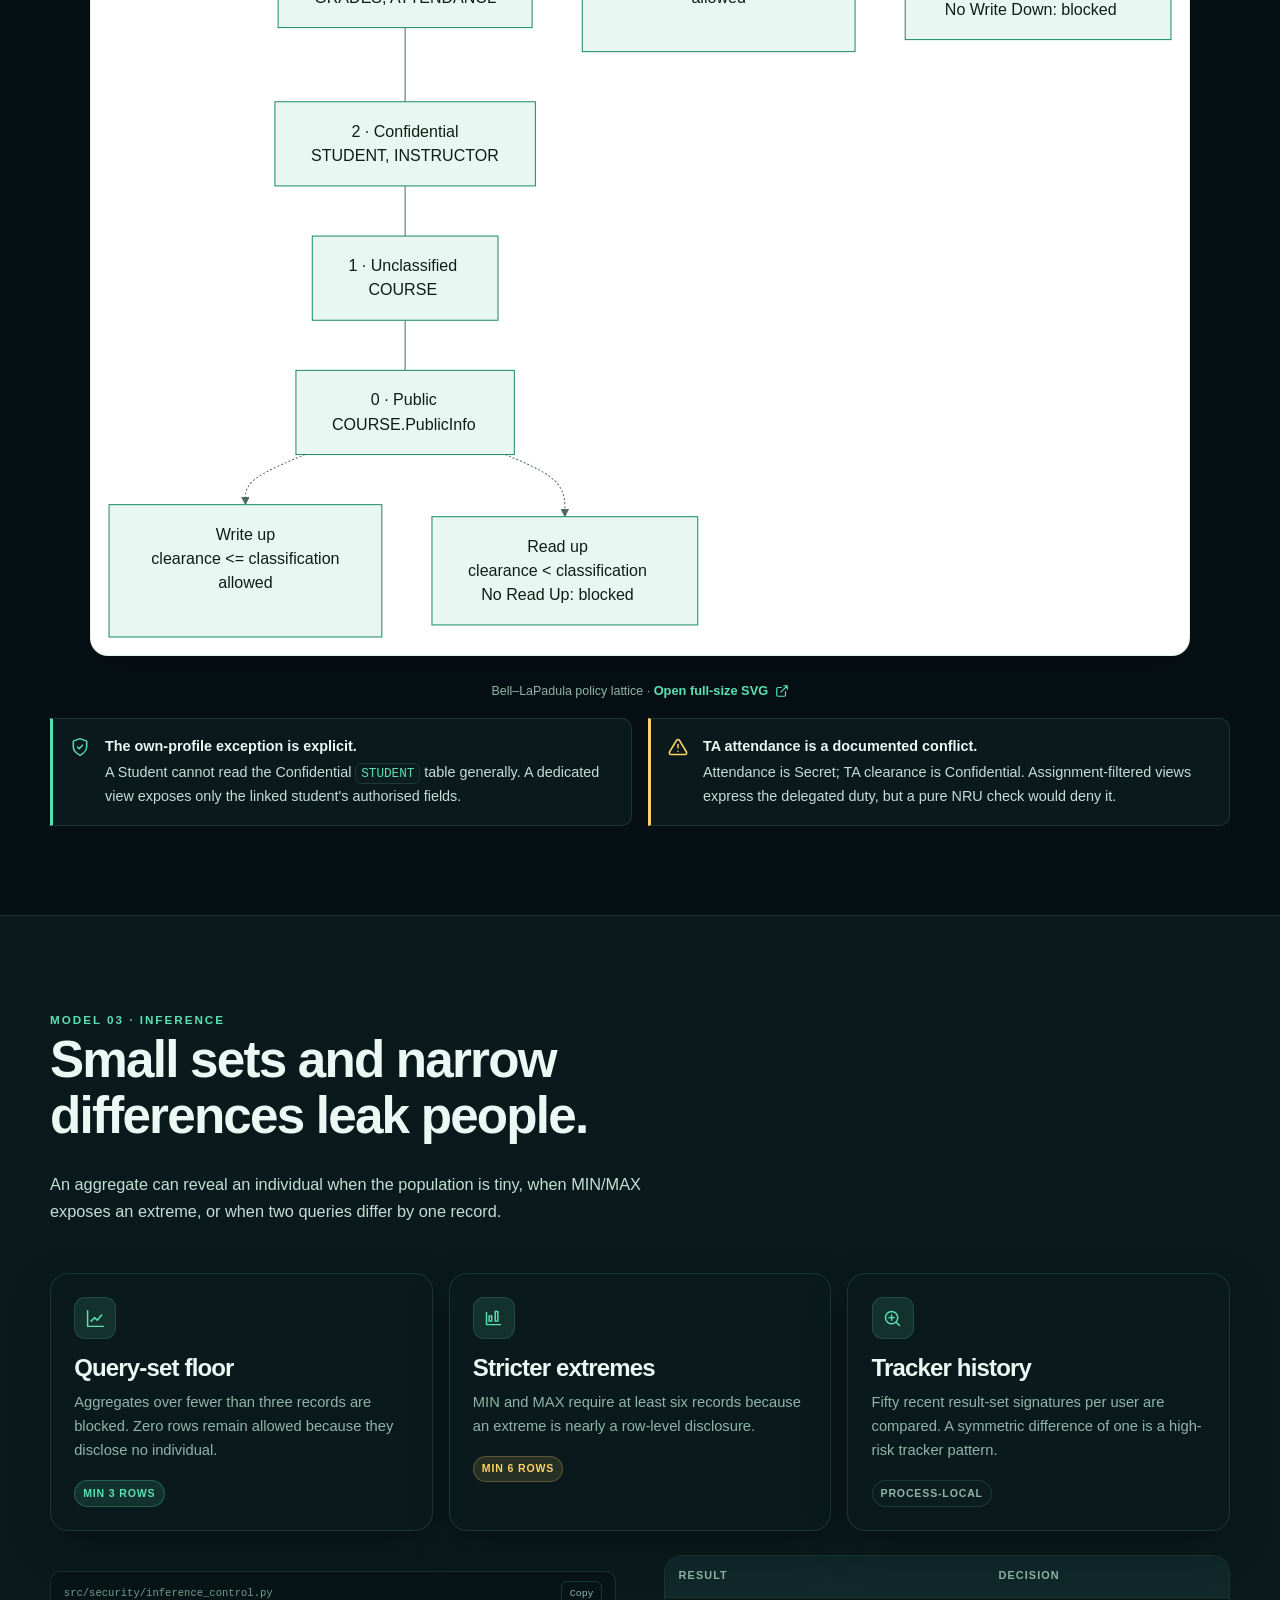
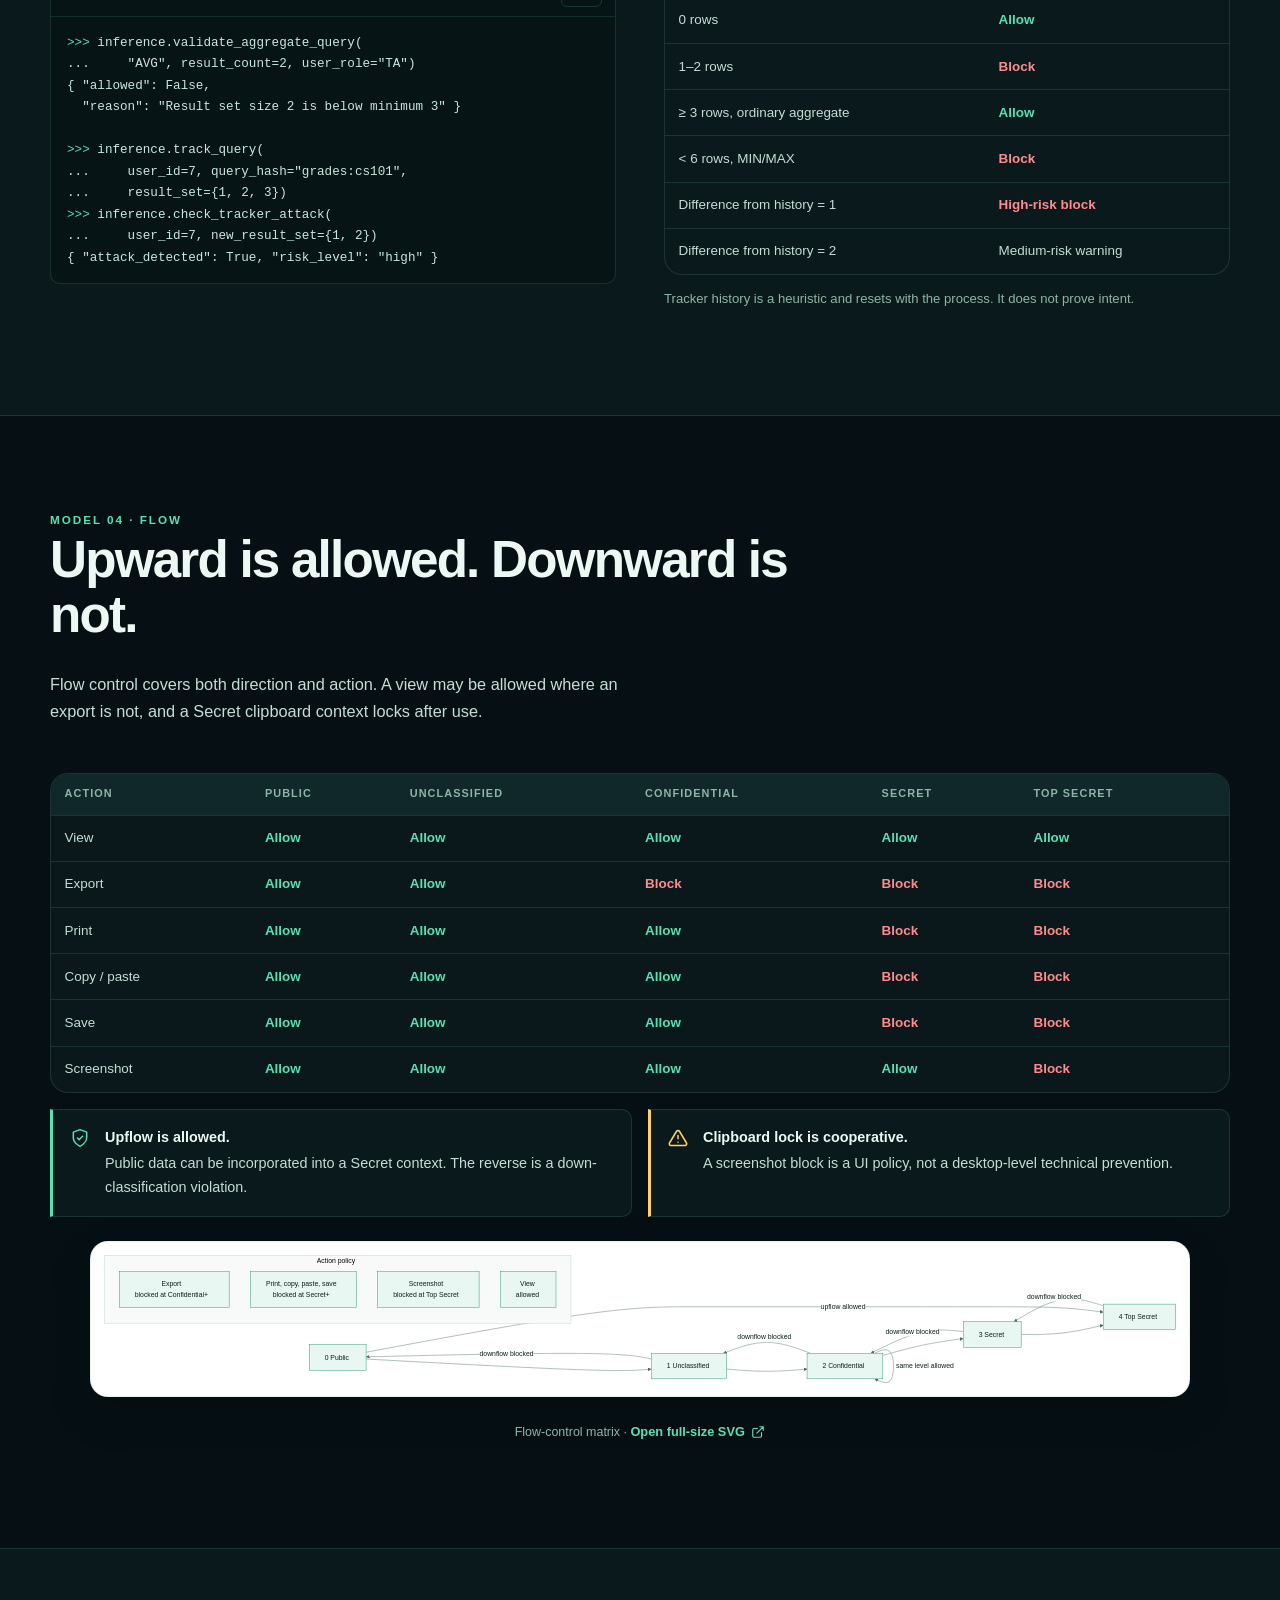
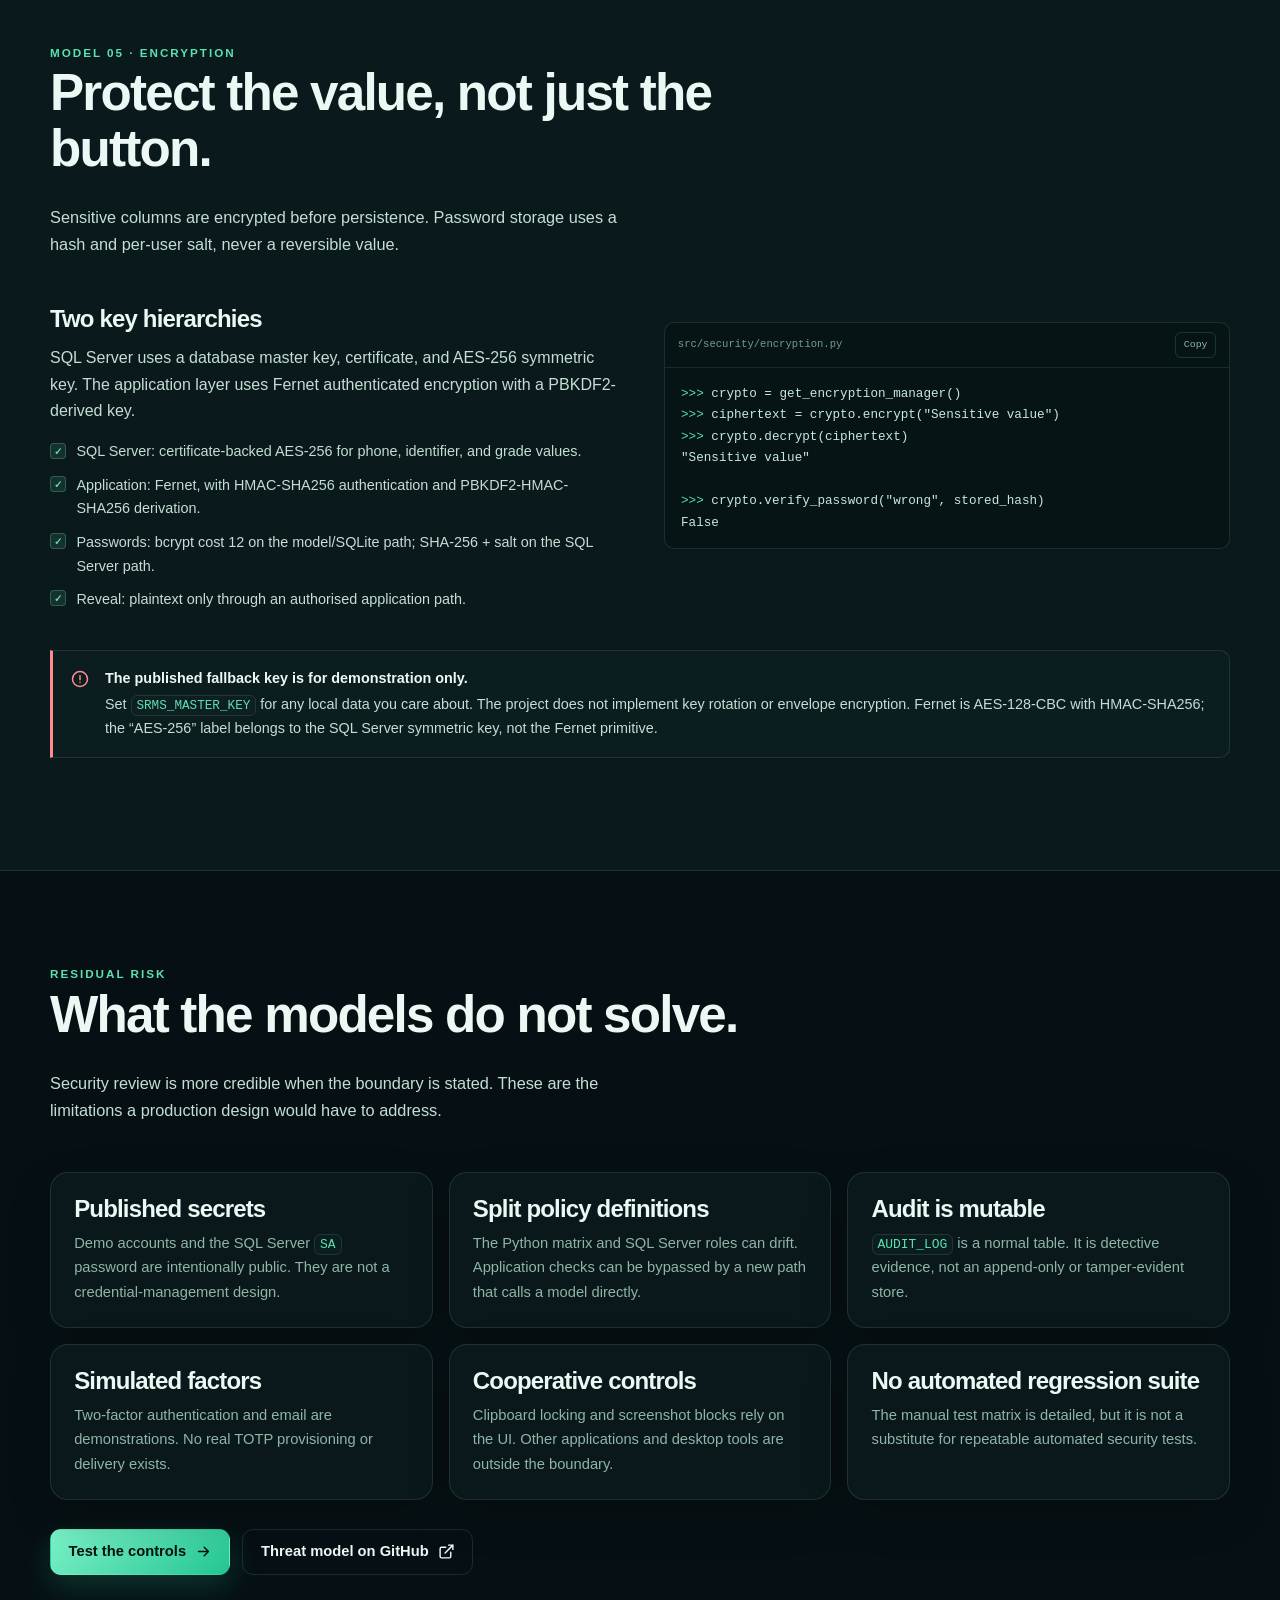
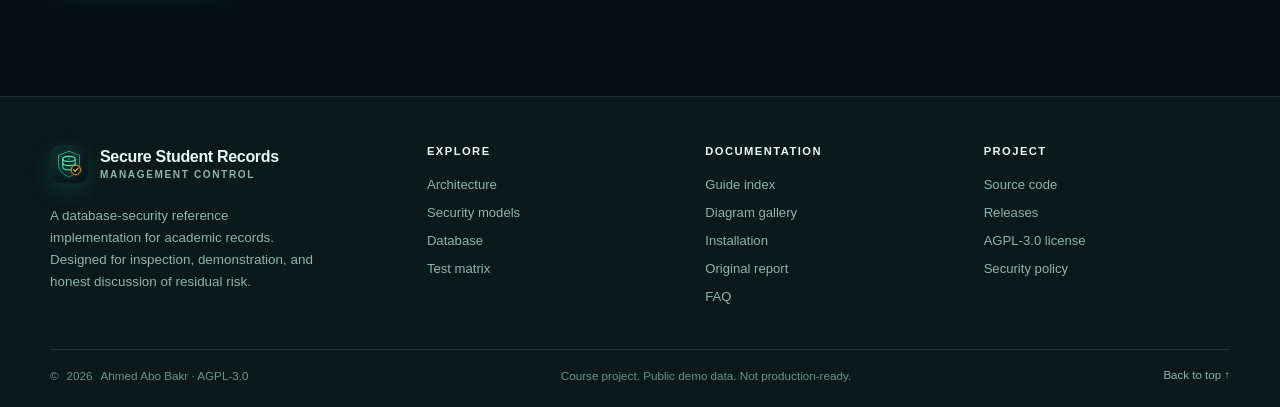
<file: docs/security.html>
<!doctype html>
<html lang="en" class="no-js">
<head>
  <meta charset="utf-8">
  <meta name="viewport" content="width=device-width, initial-scale=1">
  <title>Security models · Secure Student Records Management Control</title>
  <meta name="description" content="A policy-to-code map of RBAC, Bell–LaPadula multilevel security, inference control, flow control, encryption, audit, and the documented residual risks.">
  <meta name="theme-color" content="#061014">
  <meta name="color-scheme" content="dark light">
  <meta property="og:type" content="website">
  <meta property="og:title" content="Security models · Secure Student Records Management Control">
  <meta property="og:description" content="A policy-to-code map of RBAC, Bell–LaPadula multilevel security, inference control, flow control, encryption, audit, and the documented residual risks.">
  <meta property="og:url" content="https://ahmedbakr78.github.io/Secure-Student-Records-Management-Control/security.html">
  <meta property="og:image" content="https://ahmedbakr78.github.io/Secure-Student-Records-Management-Control/assets/og-image.png">
  <meta property="og:site_name" content="SRMS">
  <meta name="twitter:card" content="summary_large_image">
  <meta name="twitter:title" content="Security models · Secure Student Records Management Control">
  <meta name="twitter:description" content="A policy-to-code map of RBAC, Bell–LaPadula multilevel security, inference control, flow control, encryption, audit, and the documented residual risks.">
  <meta name="twitter:image" content="https://ahmedbakr78.github.io/Secure-Student-Records-Management-Control/assets/og-image.png">
  <link rel="canonical" href="https://ahmedbakr78.github.io/Secure-Student-Records-Management-Control/security.html">
  <link rel="icon" href="assets/brand/favicon.svg" type="image/svg+xml">
  <link rel="apple-touch-icon" href="assets/brand/apple-touch-icon.png">
  <link rel="manifest" href="site.webmanifest">
  <meta name="application-name" content="SRMS">
  <link rel="stylesheet" href="styles.css">
  <script>try{var t=localStorage.getItem("srms-theme");if(t==="light")document.documentElement.dataset.theme="light"}catch(e){}</script>
</head>
<body id="top">
  <a class="skip-link" href="#main">Skip to content</a>

  <header class="site-header" data-header>
    <div class="container nav">
      <a class="brand" href="index.html" aria-label="SRMS home">
        <img src="assets/brand/logo.svg" alt="" width="38" height="38">
        <span class="brand-copy">Secure Student Records <small>Management Control</small></span>
      </a>
      <button class="nav-toggle" type="button" aria-label="Toggle navigation" aria-expanded="false" aria-controls="site-navigation" data-nav-toggle>
        <svg viewBox="0 0 24 24" fill="none" stroke="currentColor" stroke-width="1.8" stroke-linecap="round" aria-hidden="true"><path d="M4 7h16M4 12h16M4 17h16"/></svg>
      </button>
      <nav class="nav-links" id="site-navigation" aria-label="Primary" data-nav-links>
        <a href="index.html">Overview</a>
        <a href="architecture.html">Architecture</a>
        <a href="security.html" aria-current="page">Security</a>
        <a href="database.html">Database</a>
        <a href="setup.html">Setup</a>
        <a href="testing.html">Testing</a>
        <a href="docs.html">Docs</a>
        <a href="faq.html">FAQ</a>
        <div class="nav-actions">
          <button class="icon-button" type="button" aria-label="Switch to light theme" data-theme-toggle>
            <svg class="theme-icon-moon" viewBox="0 0 24 24" fill="none" stroke="currentColor" stroke-width="1.7" stroke-linecap="round" stroke-linejoin="round" aria-hidden="true"><path d="M20 15.4A8.5 8.5 0 0 1 8.6 4a8.5 8.5 0 1 0 11.4 11.4Z"/></svg>
            <svg class="theme-icon-sun" viewBox="0 0 24 24" fill="none" stroke="currentColor" stroke-width="1.7" stroke-linecap="round" aria-hidden="true"><circle cx="12" cy="12" r="4"/><path d="M12 2v2M12 20v2M4.9 4.9l1.4 1.4M17.7 17.7l1.4 1.4M2 12h2M20 12h2M4.9 19.1l1.4-1.4M17.7 6.3l1.4-1.4"/></svg>
          </button>
          <a class="button button-small button-ghost" href="https://github.com/Ahmedbakr78/Secure-Student-Records-Management-Control" target="_blank" rel="noopener">
            <svg viewBox="0 0 24 24" fill="currentColor" aria-hidden="true"><path d="M12 .7a11.3 11.3 0 0 0-3.6 22c.6.1.8-.3.8-.6v-2.2c-3.1.7-3.8-1.3-3.8-1.3-.5-1.3-1.3-1.6-1.3-1.6-1-.7.1-.7.1-.7 1.1.1 1.7 1.2 1.7 1.2 1 1.7 2.6 1.2 3.3.9.1-.7.4-1.2.7-1.5-2.5-.3-5.2-1.3-5.2-5.7 0-1.2.4-2.3 1.2-3.1-.1-.3-.5-1.5.1-3.1 0 0 1-.3 3.1 1.2a10.8 10.8 0 0 1 5.6 0c2.2-1.5 3.1-1.2 3.1-1.2.6 1.6.2 2.8.1 3.1.8.8 1.2 1.9 1.2 3.1 0 4.4-2.6 5.4-5.2 5.7.4.4.8 1.1.8 2.2v3.2c0 .3.2.7.8.6A11.3 11.3 0 0 0 12 .7Z"/></svg>
            GitHub
          </a>
        </div>
      </nav>
    </div>
  </header>

  <main id="main">
    <section class="page-hero">
      <div class="container">
        <nav class="breadcrumbs" aria-label="Breadcrumb">
          <a href="index.html">Home</a><span class="breadcrumb-sep">/</span><span>Security</span>
        </nav>
        <span class="kicker">Policy and enforcement</span>
        <h1>Five controls that answer different questions.</h1>
        <p>Authorization is not one check. SRMS separates role permission, clearance, aggregate inference, data movement, and encryption — then records the outcome. This page maps each model to its code path and its limits.</p>
        <div class="page-meta">
          <span class="badge badge-mint">RBAC</span>
          <span class="badge badge-mint">Bell–LaPadula</span>
          <span class="badge badge-amber">Inference control</span>
          <span class="badge">Flow control</span>
          <span class="badge">Encryption</span>
        </div>
      </div>
    </section>

    <section class="section">
      <div class="container">
        <div class="grid grid-3">
          <article class="card card-accent reveal">
            <span class="card-number">01 · AUTHORIZATION</span>
            <h3>Who may do what?</h3>
            <p>A deny-by-default matrix maps five roles to tables and operations, then adds row ownership and assignment checks.</p>
            <span class="badge badge-mint">RBAC</span>
          </article>
          <article class="card card-accent reveal">
            <span class="card-number">02 · CONFIDENTIALITY</span>
            <h3>In which direction?</h3>
            <p>No Read Up for reads and No Write Down for writes across five ordered classification levels.</p>
            <span class="badge badge-mint">MLS</span>
          </article>
          <article class="card card-accent reveal">
            <span class="card-number">03 · AGGREGATES</span>
            <h3>Does the set expose one?</h3>
            <p>Minimum query-set sizes, stricter MIN/MAX thresholds, and tracker history constrain statistical disclosure.</p>
            <span class="badge badge-amber">Inference</span>
          </article>
          <article class="card card-accent reveal">
            <span class="card-number">04 · MOVEMENT</span>
            <h3>Where may it go?</h3>
            <p>Downflow is blocked, and export, print, copy, save, and screenshot actions follow an explicit action policy.</p>
            <span class="badge">Flow</span>
          </article>
          <article class="card card-accent reveal">
            <span class="card-number">05 · AT REST</span>
            <h3>Who can read it raw?</h3>
            <p>AES-256 in SQL Server, Fernet in the application layer, and salted password hashes in both paths.</p>
            <span class="badge">Crypto</span>
          </article>
          <article class="card card-accent reveal">
            <span class="card-number">CROSS-CUTTING</span>
            <h3>Who can reconstruct it?</h3>
            <p>Authentication, access decisions, writes, and role-request decisions produce audit events.</p>
            <span class="badge">Audit</span>
          </article>
        </div>
        <div class="callout callout-warning">
          <svg viewBox="0 0 24 24" fill="none" stroke="currentColor" stroke-width="1.8" stroke-linecap="round" stroke-linejoin="round" aria-hidden="true"><path d="M10.3 3.9 1.8 18a2 2 0 0 0 1.7 3h17a2 2 0 0 0 1.7-3L13.7 3.9a2 2 0 0 0-3.4 0Z"/><path d="M12 9v4M12 17h.01"/></svg>
          <p><strong>These are real code paths, not production guarantees.</strong>The demo uses public credentials and an <code>SA</code> database connection. The SQL Server roles and secure views do not provide a complete isolation boundary until each application user has a distinct database principal. Read the <a href="docs.html">threat model</a> before drawing production conclusions.</p>
        </div>
      </div>
    </section>

    <section class="section section-soft">
      <div class="container">
        <div class="section-head">
          <span class="kicker">Model 01 · RBAC</span>
          <h2>Deny by default, then scope the row.</h2>
          <p>The application matrix is the security intent. Assignment, ownership, and publication filters in models and views make the intent operational.</p>
        </div>
        <div class="table-wrap reveal">
          <table class="matrix">
            <thead>
              <tr><th>Table</th><th>Admin</th><th>Instructor</th><th>TA</th><th>Student</th><th>Guest</th></tr>
            </thead>
            <tbody>
              <tr><td class="table-code">STUDENT</td><td>CRUD</td><td>R</td><td>R assigned</td><td>R own</td><td class="table-deny">—</td></tr>
              <tr><td class="table-code">INSTRUCTOR</td><td>CRUD</td><td>R / U own</td><td class="table-deny">—</td><td class="table-deny">—</td><td class="table-deny">—</td></tr>
              <tr><td class="table-code">COURSE</td><td>CRUD</td><td>R</td><td>R</td><td>R</td><td>R public</td></tr>
              <tr><td class="table-code">GRADES</td><td>CRUD</td><td>R / I / U assigned</td><td class="table-deny">—</td><td>R own published</td><td class="table-deny">—</td></tr>
              <tr><td class="table-code">ATTENDANCE</td><td>CRUD</td><td>R assigned</td><td>R / I / U assigned</td><td>R own</td><td class="table-deny">—</td></tr>
              <tr><td class="table-code">USERS</td><td>CRUD</td><td class="table-deny">—</td><td class="table-deny">—</td><td class="table-deny">—</td><td class="table-deny">—</td></tr>
              <tr><td class="table-code">ROLE_REQUESTS</td><td>CRUD</td><td>R / I own</td><td>R / I own</td><td>R / I own</td><td class="table-deny">—</td></tr>
            </tbody>
          </table>
        </div>
        <div class="grid grid-3" style="margin-top:1rem">
          <div class="card"><h3>Application matrix</h3><p><code>config.py</code> and <code>RBACManager</code> return structured decisions with a reason, not just a boolean.</p></div>
          <div class="card"><h3>SQL Server mirror</h3><p>Five <code>db_*</code> roles grant the intended surface and explicitly deny TA grade access.</p></div>
          <div class="card"><h3>Known drift risk</h3><p>The Python matrix and SQL roles are separate definitions. Both must be reviewed when policy changes.</p></div>
        </div>
        <figure style="margin-top:1.5rem">
          <div class="diagram-frame">
            <img src="assets/diagrams/rbac.svg" alt="RBAC decision diagram connecting roles, permissions, table access, and denial outcomes.">
          </div>
          <figcaption class="diagram-caption">RBAC decision path · <a class="diagram-link" href="assets/diagrams/rbac.svg" target="_blank" rel="noopener">Open full-size SVG <svg viewBox="0 0 24 24" fill="none" stroke="currentColor" stroke-width="2" stroke-linecap="round" stroke-linejoin="round" aria-hidden="true"><path d="M18 13v6a2 2 0 0 1-2 2H5a2 2 0 0 1-2-2V8a2 2 0 0 1 2-2h6"/><path d="M15 3h6v6M10 14 21 3"/></svg></a></figcaption>
        </figure>
      </div>
    </section>

    <section class="section">
      <div class="container">
        <div class="section-head">
          <span class="kicker">Model 02 · MLS</span>
          <h2>Clearance controls the direction of information.</h2>
          <p>Bell–LaPadula separates reading from writing. A subject may not read above their clearance and may not write below the classification of the data they hold.</p>
        </div>
        <div class="split">
          <div>
            <div class="table-wrap">
              <table>
                <thead><tr><th>Level</th><th>Classification</th><th>Example objects</th></tr></thead>
                <tbody>
                  <tr><td class="table-code">4</td><td>Top Secret</td><td>Users, audit log</td></tr>
                  <tr><td class="table-code">3</td><td>Secret</td><td>Grades, attendance, role requests</td></tr>
                  <tr><td class="table-code">2</td><td>Confidential</td><td>Student and instructor profiles</td></tr>
                  <tr><td class="table-code">1</td><td>Unclassified</td><td>Course code, title, credits</td></tr>
                  <tr><td class="table-code">0</td><td>Public</td><td>Public course projection</td></tr>
                </tbody>
              </table>
            </div>
            <div class="feature-inline">
              <span>Admin L4</span><span>Instructor L3</span><span>TA L2</span><span>Student L1</span><span>Guest L0</span>
            </div>
          </div>
          <div>
            <div class="code-shell">
              <div class="code-head"><span>bell-lapadula.rules</span></div>
              <pre><code>Simple security property
read allowed  ⇔  clearance ≥ classification

Star property
write allowed ⇔  clearance ≤ classification

Admin is a trusted principal
write exception is explicit, not implicit</code></pre>
            </div>
            <div class="code-shell">
              <div class="code-head"><span>src/security/mls.py</span></div>
              <pre><code><span class="prompt">&gt;&gt;&gt;</span> mls.check_access("Student", "GRADES", "read")
{ "allowed": False,
  "reason": "NRU Violation: clearance 1 &lt; classification 3" }</code></pre>
            </div>
          </div>
        </div>
        <figure style="margin-top:1.5rem">
          <div class="diagram-frame">
            <img src="assets/diagrams/mls.svg" alt="Bell-LaPadula multilevel security diagram showing clearances, classifications, read-up denial, and write-down policy.">
          </div>
          <figcaption class="diagram-caption">Bell–LaPadula policy lattice · <a class="diagram-link" href="assets/diagrams/mls.svg" target="_blank" rel="noopener">Open full-size SVG <svg viewBox="0 0 24 24" fill="none" stroke="currentColor" stroke-width="2" stroke-linecap="round" stroke-linejoin="round" aria-hidden="true"><path d="M18 13v6a2 2 0 0 1-2 2H5a2 2 0 0 1-2-2V8a2 2 0 0 1 2-2h6"/><path d="M15 3h6v6M10 14 21 3"/></svg></a></figcaption>
        </figure>
        <div class="grid grid-2" style="margin-top:1rem">
          <div class="callout" style="margin:0">
            <svg viewBox="0 0 24 24" fill="none" stroke="currentColor" stroke-width="1.8" stroke-linecap="round" stroke-linejoin="round" aria-hidden="true"><path d="M12 22s8-4 8-10V5l-8-3-8 3v7c0 6 8 10 8 10Z"/><path d="m9 12 2 2 4-4"/></svg>
            <p><strong>The own-profile exception is explicit.</strong>A Student cannot read the Confidential <code>STUDENT</code> table generally. A dedicated view exposes only the linked student's authorised fields.</p>
          </div>
          <div class="callout callout-warning" style="margin:0">
            <svg viewBox="0 0 24 24" fill="none" stroke="currentColor" stroke-width="1.8" stroke-linecap="round" stroke-linejoin="round" aria-hidden="true"><path d="M10.3 3.9 1.8 18a2 2 0 0 0 1.7 3h17a2 2 0 0 0 1.7-3L13.7 3.9a2 2 0 0 0-3.4 0Z"/><path d="M12 9v4M12 17h.01"/></svg>
            <p><strong>TA attendance is a documented conflict.</strong>Attendance is Secret; TA clearance is Confidential. Assignment-filtered views express the delegated duty, but a pure NRU check would deny it.</p>
          </div>
        </div>
      </div>
    </section>

    <section class="section section-soft">
      <div class="container">
        <div class="section-head">
          <span class="kicker">Model 03 · Inference</span>
          <h2>Small sets and narrow differences leak people.</h2>
          <p>An aggregate can reveal an individual when the population is tiny, when MIN/MAX exposes an extreme, or when two queries differ by one record.</p>
        </div>
        <div class="grid grid-3">
          <div class="card">
            <div class="card-icon"><svg viewBox="0 0 24 24" fill="none" stroke="currentColor" stroke-width="1.7" stroke-linecap="round" stroke-linejoin="round" aria-hidden="true"><path d="M3 3v18h18"/><path d="m7 15 4-4 3 3 5-6"/></svg></div>
            <h3>Query-set floor</h3>
            <p>Aggregates over fewer than three records are blocked. Zero rows remain allowed because they disclose no individual.</p>
            <span class="badge badge-mint">min 3 rows</span>
          </div>
          <div class="card">
            <div class="card-icon"><svg viewBox="0 0 24 24" fill="none" stroke="currentColor" stroke-width="1.7" stroke-linecap="round" stroke-linejoin="round" aria-hidden="true"><path d="M4 19V5M4 19h16"/><path d="M7 15h3V9H7v6ZM14 15h3V4h-3v11Z"/></svg></div>
            <h3>Stricter extremes</h3>
            <p>MIN and MAX require at least six records because an extreme is nearly a row-level disclosure.</p>
            <span class="badge badge-amber">min 6 rows</span>
          </div>
          <div class="card">
            <div class="card-icon"><svg viewBox="0 0 24 24" fill="none" stroke="currentColor" stroke-width="1.7" stroke-linecap="round" stroke-linejoin="round" aria-hidden="true"><circle cx="11" cy="11" r="7"/><path d="m20 20-3.5-3.5M8 11h6M11 8v6"/></svg></div>
            <h3>Tracker history</h3>
            <p>Fifty recent result-set signatures per user are compared. A symmetric difference of one is a high-risk tracker pattern.</p>
            <span class="badge">process-local</span>
          </div>
        </div>
        <div class="split" style="margin-top:1.5rem">
          <div class="code-shell">
            <div class="code-head"><span>src/security/inference_control.py</span></div>
            <pre><code><span class="prompt">&gt;&gt;&gt;</span> inference.validate_aggregate_query(
...     "AVG", result_count=2, user_role="TA")
{ "allowed": False,
  "reason": "Result set size 2 is below minimum 3" }

<span class="prompt">&gt;&gt;&gt;</span> inference.track_query(
...     user_id=7, query_hash="grades:cs101",
...     result_set={1, 2, 3})
<span class="prompt">&gt;&gt;&gt;</span> inference.check_tracker_attack(
...     user_id=7, new_result_set={1, 2})
{ "attack_detected": True, "risk_level": "high" }</code></pre>
          </div>
          <div>
            <div class="table-wrap">
              <table>
                <thead><tr><th>Result</th><th>Decision</th></tr></thead>
                <tbody>
                  <tr><td>0 rows</td><td class="table-allow">Allow</td></tr>
                  <tr><td>1–2 rows</td><td class="table-deny">Block</td></tr>
                  <tr><td>≥ 3 rows, ordinary aggregate</td><td class="table-allow">Allow</td></tr>
                  <tr><td>&lt; 6 rows, MIN/MAX</td><td class="table-deny">Block</td></tr>
                  <tr><td>Difference from history = 1</td><td class="table-deny">High-risk block</td></tr>
                  <tr><td>Difference from history = 2</td><td>Medium-risk warning</td></tr>
                </tbody>
              </table>
            </div>
            <p style="margin-top:0.8rem;font-size:0.82rem;color:var(--muted)">Tracker history is a heuristic and resets with the process. It does not prove intent.</p>
          </div>
        </div>
      </div>
    </section>

    <section class="section">
      <div class="container">
        <div class="section-head">
          <span class="kicker">Model 04 · Flow</span>
          <h2>Upward is allowed. Downward is not.</h2>
          <p>Flow control covers both direction and action. A view may be allowed where an export is not, and a Secret clipboard context locks after use.</p>
        </div>
        <div class="table-wrap reveal">
          <table>
            <thead>
              <tr><th>Action</th><th>Public</th><th>Unclassified</th><th>Confidential</th><th>Secret</th><th>Top Secret</th></tr>
            </thead>
            <tbody>
              <tr><td>View</td><td class="table-allow">Allow</td><td class="table-allow">Allow</td><td class="table-allow">Allow</td><td class="table-allow">Allow</td><td class="table-allow">Allow</td></tr>
              <tr><td>Export</td><td class="table-allow">Allow</td><td class="table-allow">Allow</td><td class="table-deny">Block</td><td class="table-deny">Block</td><td class="table-deny">Block</td></tr>
              <tr><td>Print</td><td class="table-allow">Allow</td><td class="table-allow">Allow</td><td class="table-allow">Allow</td><td class="table-deny">Block</td><td class="table-deny">Block</td></tr>
              <tr><td>Copy / paste</td><td class="table-allow">Allow</td><td class="table-allow">Allow</td><td class="table-allow">Allow</td><td class="table-deny">Block</td><td class="table-deny">Block</td></tr>
              <tr><td>Save</td><td class="table-allow">Allow</td><td class="table-allow">Allow</td><td class="table-allow">Allow</td><td class="table-deny">Block</td><td class="table-deny">Block</td></tr>
              <tr><td>Screenshot</td><td class="table-allow">Allow</td><td class="table-allow">Allow</td><td class="table-allow">Allow</td><td class="table-allow">Allow</td><td class="table-deny">Block</td></tr>
            </tbody>
          </table>
        </div>
        <div class="grid grid-2" style="margin-top:1rem">
          <div class="callout" style="margin:0">
            <svg viewBox="0 0 24 24" fill="none" stroke="currentColor" stroke-width="1.8" stroke-linecap="round" stroke-linejoin="round" aria-hidden="true"><path d="M12 22s8-4 8-10V5l-8-3-8 3v7c0 6 8 10 8 10Z"/><path d="m9 12 2 2 4-4"/></svg>
            <p><strong>Upflow is allowed.</strong>Public data can be incorporated into a Secret context. The reverse is a down-classification violation.</p>
          </div>
          <div class="callout callout-warning" style="margin:0">
            <svg viewBox="0 0 24 24" fill="none" stroke="currentColor" stroke-width="1.8" stroke-linecap="round" stroke-linejoin="round" aria-hidden="true"><path d="M10.3 3.9 1.8 18a2 2 0 0 0 1.7 3h17a2 2 0 0 0 1.7-3L13.7 3.9a2 2 0 0 0-3.4 0Z"/><path d="M12 9v4M12 17h.01"/></svg>
            <p><strong>Clipboard lock is cooperative.</strong>A screenshot block is a UI policy, not a desktop-level technical prevention.</p>
          </div>
        </div>
        <figure style="margin-top:1.5rem">
          <div class="diagram-frame">
            <img src="assets/diagrams/flow.svg" alt="Flow control diagram showing permitted upward flows and blocked downward flows between classification levels.">
          </div>
          <figcaption class="diagram-caption">Flow-control matrix · <a class="diagram-link" href="assets/diagrams/flow.svg" target="_blank" rel="noopener">Open full-size SVG <svg viewBox="0 0 24 24" fill="none" stroke="currentColor" stroke-width="2" stroke-linecap="round" stroke-linejoin="round" aria-hidden="true"><path d="M18 13v6a2 2 0 0 1-2 2H5a2 2 0 0 1-2-2V8a2 2 0 0 1 2-2h6"/><path d="M15 3h6v6M10 14 21 3"/></svg></a></figcaption>
        </figure>
      </div>
    </section>

    <section class="section section-soft">
      <div class="container">
        <div class="section-head">
          <span class="kicker">Model 05 · Encryption</span>
          <h2>Protect the value, not just the button.</h2>
          <p>Sensitive columns are encrypted before persistence. Password storage uses a hash and per-user salt, never a reversible value.</p>
        </div>
        <div class="split">
          <div>
            <h3>Two key hierarchies</h3>
            <p>SQL Server uses a database master key, certificate, and AES-256 symmetric key. The application layer uses Fernet authenticated encryption with a PBKDF2-derived key.</p>
            <ul class="check-list">
              <li>SQL Server: certificate-backed AES-256 for phone, identifier, and grade values.</li>
              <li>Application: Fernet, with HMAC-SHA256 authentication and PBKDF2-HMAC-SHA256 derivation.</li>
              <li>Passwords: bcrypt cost 12 on the model/SQLite path; SHA-256 + salt on the SQL Server path.</li>
              <li>Reveal: plaintext only through an authorised application path.</li>
            </ul>
          </div>
          <div class="code-shell">
            <div class="code-head"><span>src/security/encryption.py</span></div>
            <pre><code><span class="prompt">&gt;&gt;&gt;</span> crypto = get_encryption_manager()
<span class="prompt">&gt;&gt;&gt;</span> ciphertext = crypto.encrypt("Sensitive value")
<span class="prompt">&gt;&gt;&gt;</span> crypto.decrypt(ciphertext)
"Sensitive value"

<span class="prompt">&gt;&gt;&gt;</span> crypto.verify_password("wrong", stored_hash)
False</code></pre>
          </div>
        </div>
        <div class="callout callout-danger">
          <svg viewBox="0 0 24 24" fill="none" stroke="currentColor" stroke-width="1.8" stroke-linecap="round" stroke-linejoin="round" aria-hidden="true"><circle cx="12" cy="12" r="9"/><path d="M12 8v5M12 16h.01"/></svg>
          <p><strong>The published fallback key is for demonstration only.</strong>Set <code>SRMS_MASTER_KEY</code> for any local data you care about. The project does not implement key rotation or envelope encryption. Fernet is AES-128-CBC with HMAC-SHA256; the “AES-256” label belongs to the SQL Server symmetric key, not the Fernet primitive.</p>
        </div>
      </div>
    </section>

    <section class="section">
      <div class="container">
        <div class="section-head">
          <span class="kicker">Residual risk</span>
          <h2>What the models do not solve.</h2>
          <p>Security review is more credible when the boundary is stated. These are the limitations a production design would have to address.</p>
        </div>
        <div class="grid grid-3">
          <div class="card"><h3>Published secrets</h3><p>Demo accounts and the SQL Server <code>SA</code> password are intentionally public. They are not a credential-management design.</p></div>
          <div class="card"><h3>Split policy definitions</h3><p>The Python matrix and SQL Server roles can drift. Application checks can be bypassed by a new path that calls a model directly.</p></div>
          <div class="card"><h3>Audit is mutable</h3><p><code>AUDIT_LOG</code> is a normal table. It is detective evidence, not an append-only or tamper-evident store.</p></div>
          <div class="card"><h3>Simulated factors</h3><p>Two-factor authentication and email are demonstrations. No real TOTP provisioning or delivery exists.</p></div>
          <div class="card"><h3>Cooperative controls</h3><p>Clipboard locking and screenshot blocks rely on the UI. Other applications and desktop tools are outside the boundary.</p></div>
          <div class="card"><h3>No automated regression suite</h3><p>The manual test matrix is detailed, but it is not a substitute for repeatable automated security tests.</p></div>
        </div>
        <div class="hero-actions">
          <a class="button button-primary" href="testing.html">Test the controls
            <svg viewBox="0 0 24 24" fill="none" stroke="currentColor" stroke-width="2" stroke-linecap="round" stroke-linejoin="round" aria-hidden="true"><path d="M5 12h14M13 6l6 6-6 6"/></svg>
          </a>
          <a class="button button-ghost" href="https://github.com/Ahmedbakr78/Secure-Student-Records-Management-Control/blob/main/documentation/13-threat-model.md" target="_blank" rel="noopener">Threat model on GitHub
            <svg viewBox="0 0 24 24" fill="none" stroke="currentColor" stroke-width="2" stroke-linecap="round" stroke-linejoin="round" aria-hidden="true"><path d="M18 13v6a2 2 0 0 1-2 2H5a2 2 0 0 1-2-2V8a2 2 0 0 1 2-2h6"/><path d="M15 3h6v6M10 14 21 3"/></svg>
          </a>
        </div>
      </div>
    </section>
  </main>

  <footer class="site-footer">
    <div class="container">
      <div class="footer-grid">
        <div class="footer-brand">
          <a class="brand" href="index.html" aria-label="SRMS home">
            <img src="assets/brand/logo.svg" alt="" width="38" height="38">
            <span class="brand-copy">Secure Student Records <small>Management Control</small></span>
          </a>
          <p>A database-security reference implementation for academic records. Designed for inspection, demonstration, and honest discussion of residual risk.</p>
        </div>
        <div class="footer-col">
          <h3>Explore</h3>
          <a href="architecture.html">Architecture</a>
          <a href="security.html">Security models</a>
          <a href="database.html">Database</a>
          <a href="testing.html">Test matrix</a>
        </div>
        <div class="footer-col">
          <h3>Documentation</h3>
          <a href="docs.html">Guide index</a>
          <a href="diagrams.html">Diagram gallery</a>
          <a href="setup.html">Installation</a>
          <a href="assets/report/d_ds.pdf">Original report</a>
          <a href="faq.html">FAQ</a>
        </div>
        <div class="footer-col">
          <h3>Project</h3>
          <a href="https://github.com/Ahmedbakr78/Secure-Student-Records-Management-Control" target="_blank" rel="noopener">Source code</a>
          <a href="https://github.com/Ahmedbakr78/Secure-Student-Records-Management-Control/releases" target="_blank" rel="noopener">Releases</a>
          <a href="https://github.com/Ahmedbakr78/Secure-Student-Records-Management-Control/blob/main/LICENSE" target="_blank" rel="noopener">AGPL-3.0 license</a>
          <a href="https://github.com/Ahmedbakr78/Secure-Student-Records-Management-Control/blob/main/SECURITY.md" target="_blank" rel="noopener">Security policy</a>
        </div>
      </div>
      <div class="footer-bottom">
        <span>© <span data-year>2026</span> Ahmed Abo Bakr · AGPL-3.0</span>
        <span>Course project. Public demo data. Not production-ready.</span>
        <a class="to-top" href="#top">Back to top ↑</a>
      </div>
    </div>
  </footer>

  <script src="script.js" defer></script>
</body>
</html>
</file>
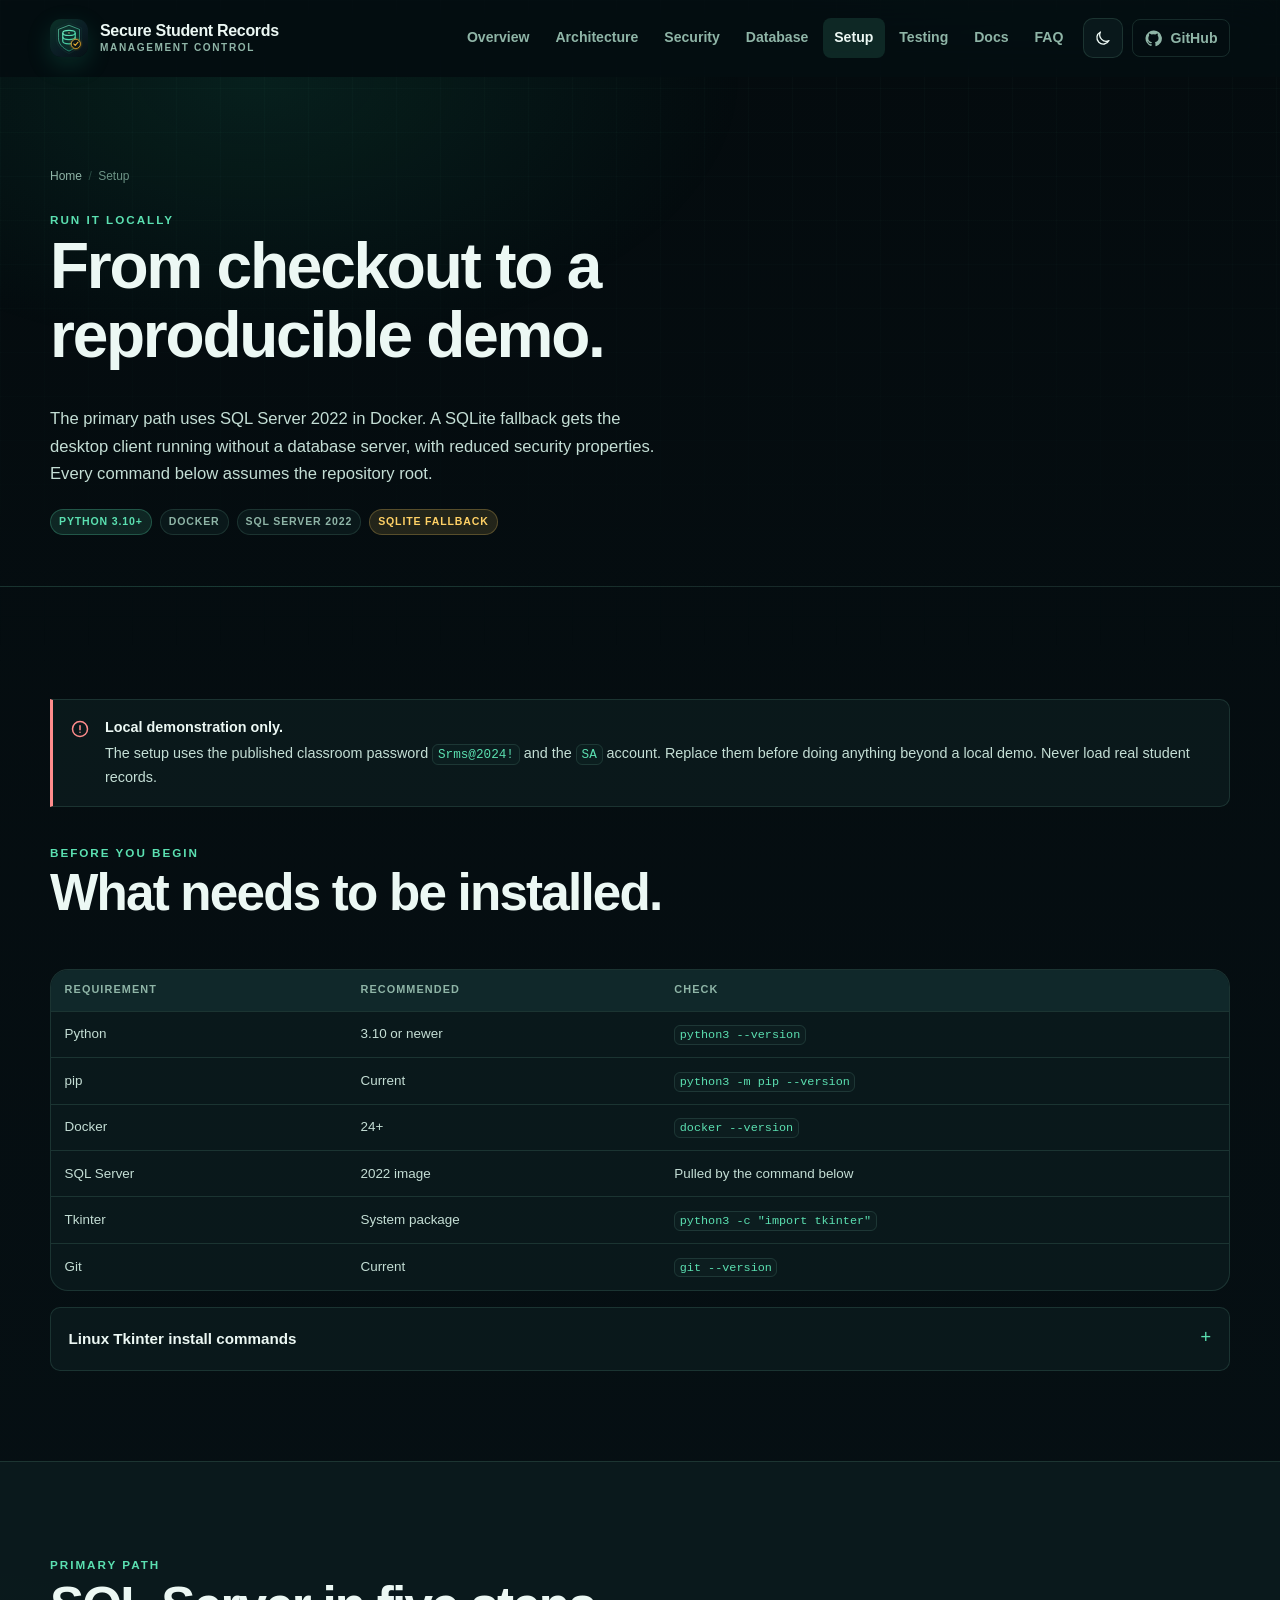
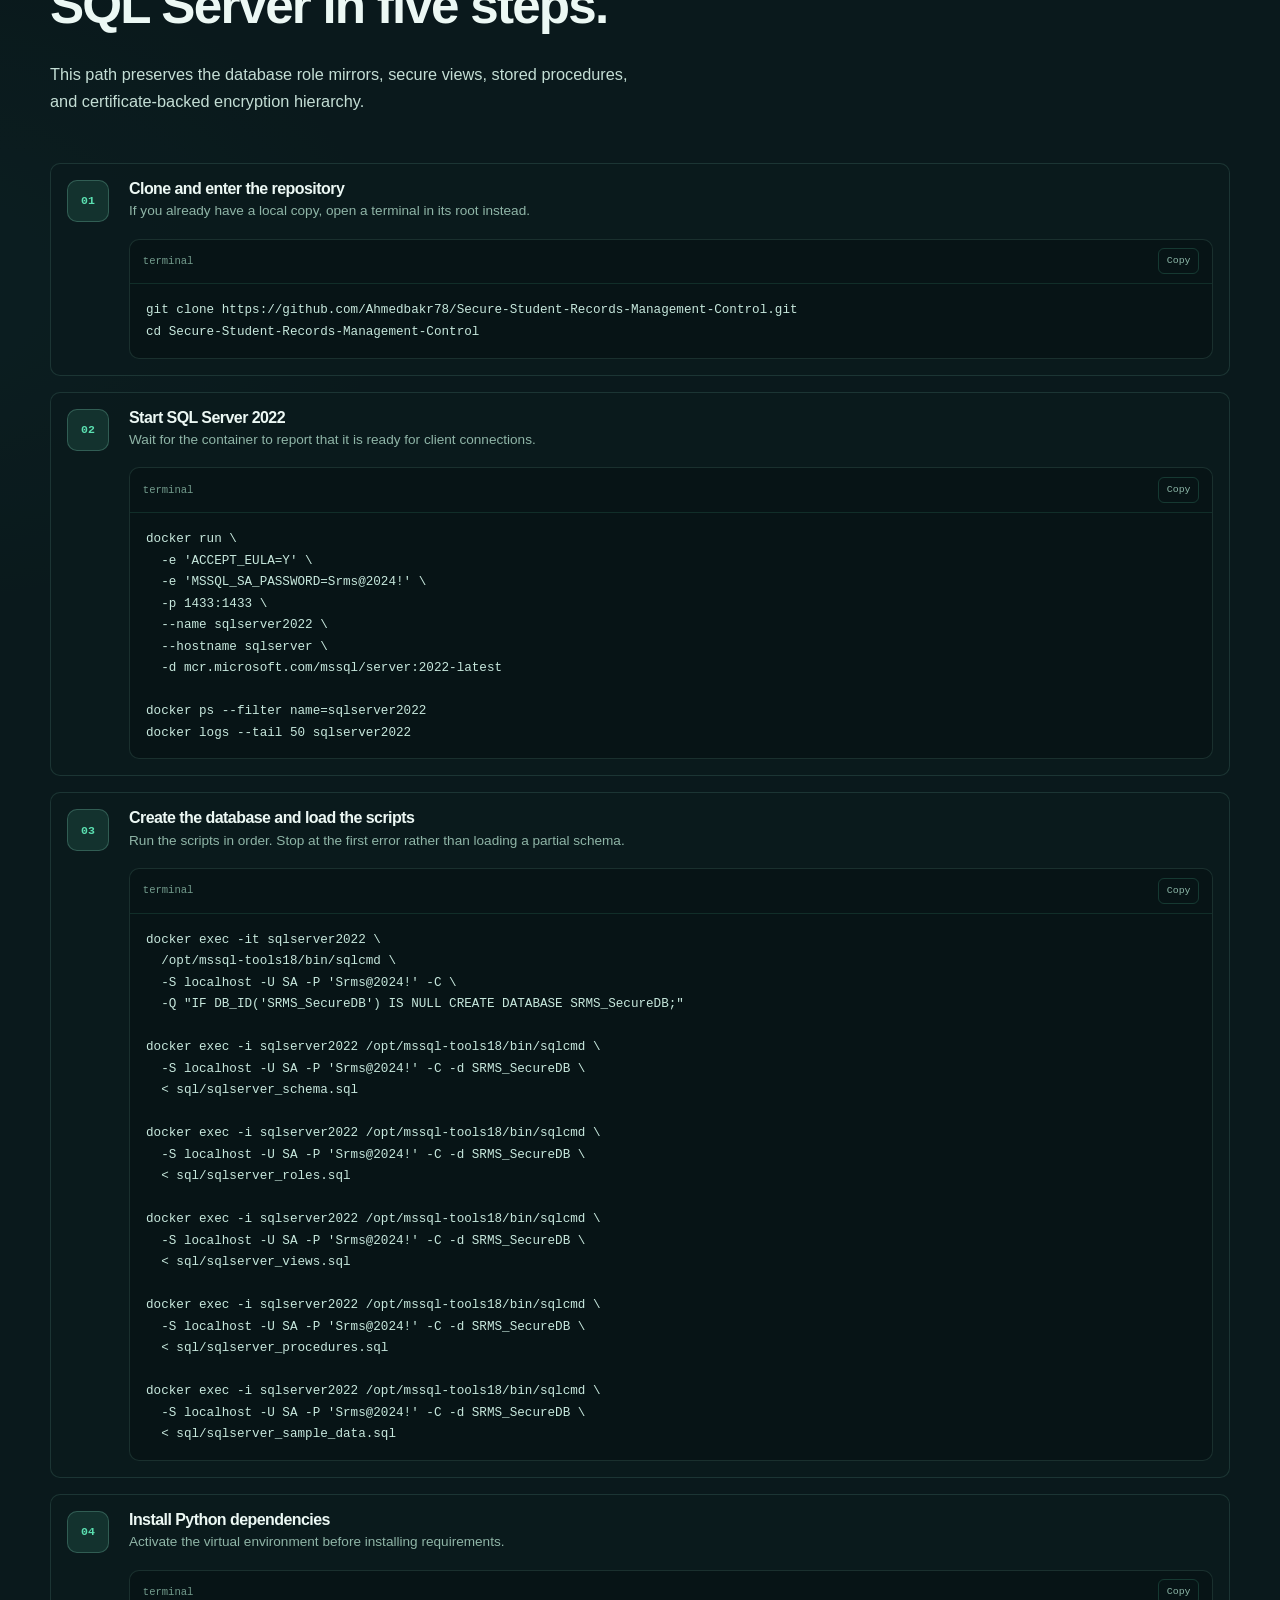
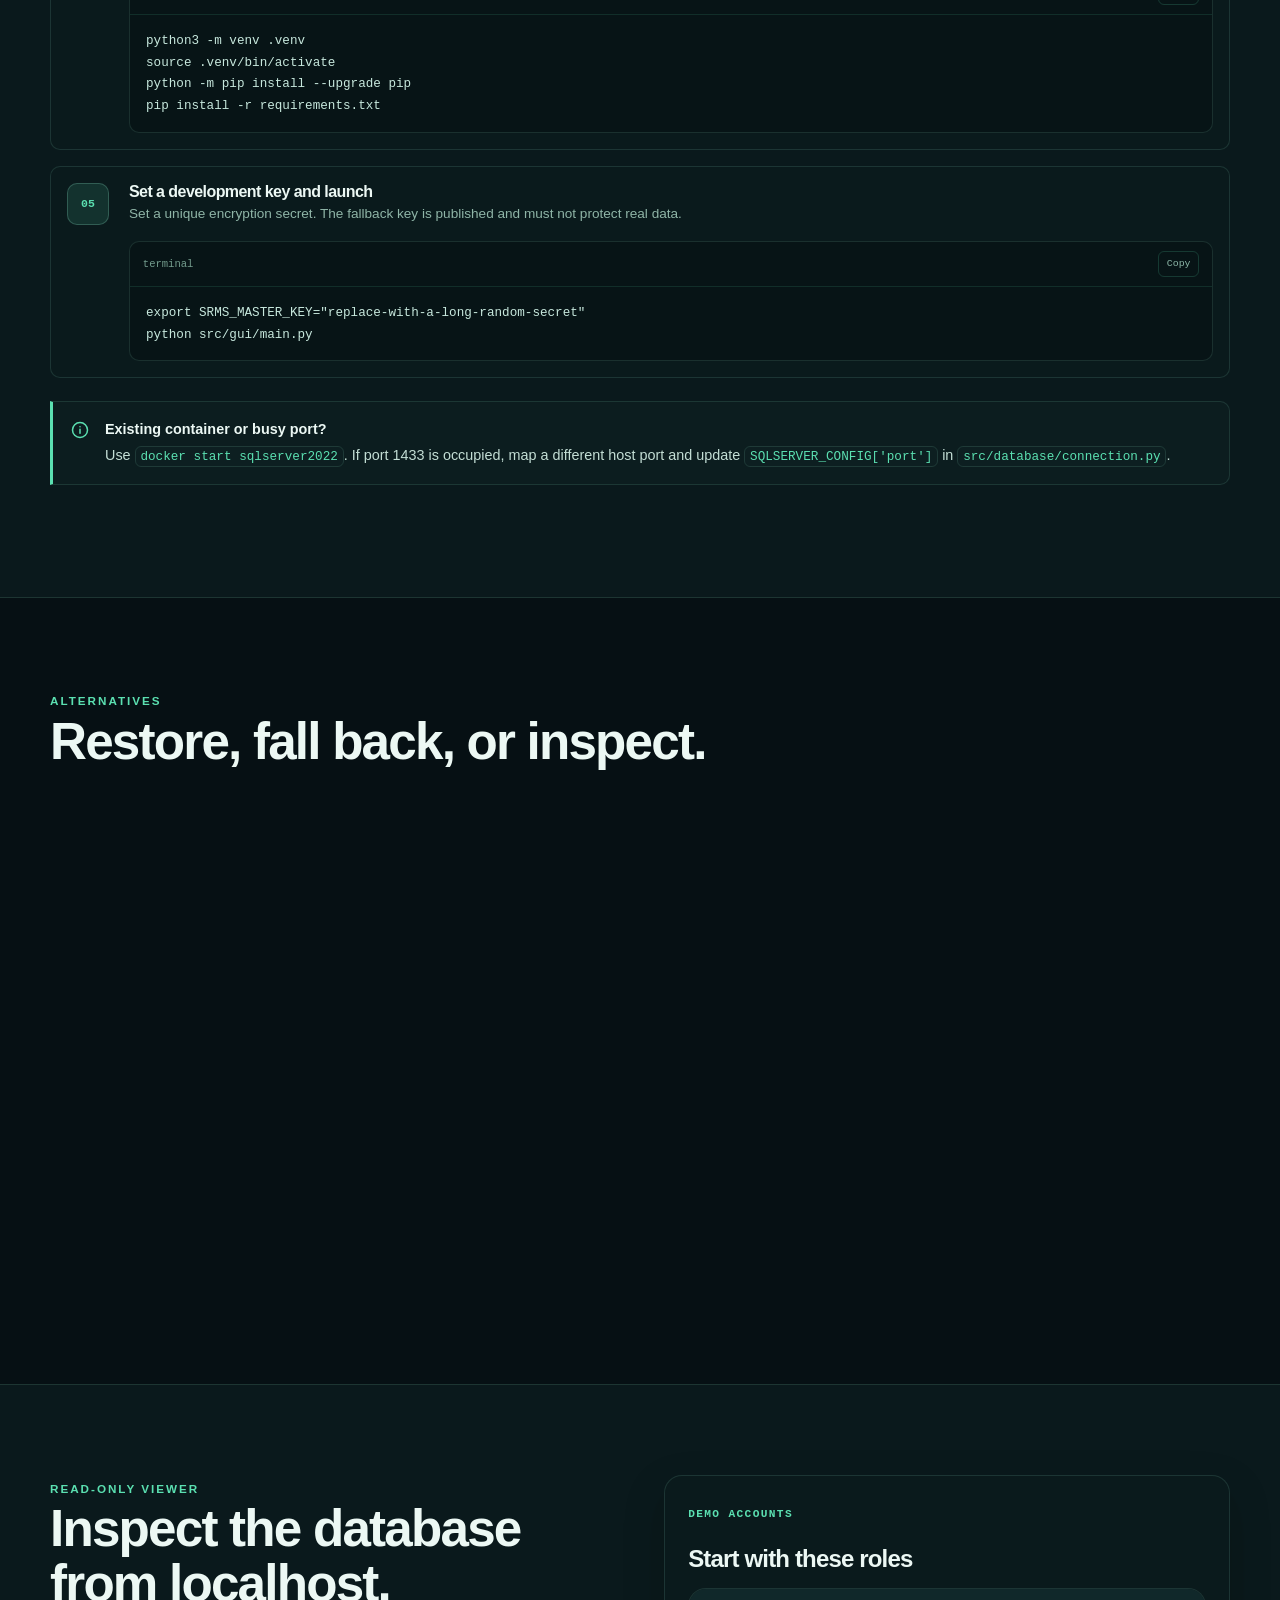
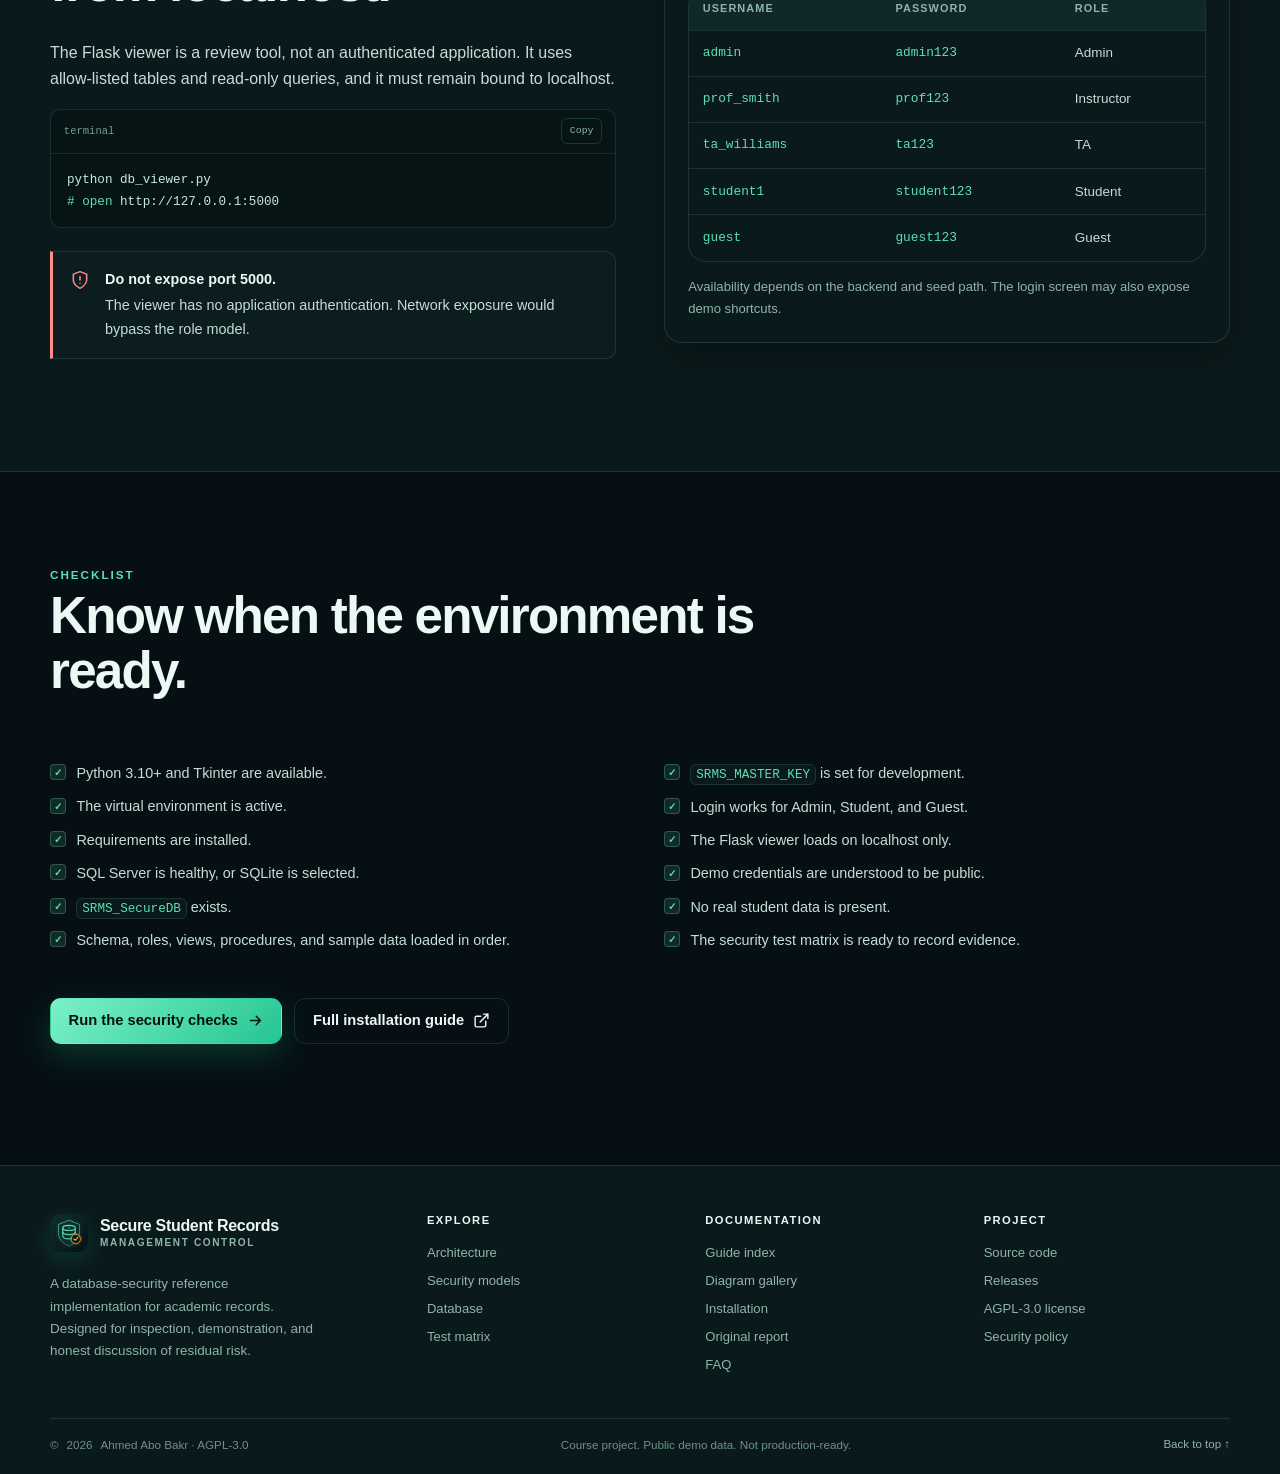
<file: docs/setup.html>
<!doctype html>
<html lang="en" class="no-js">
<head>
  <meta charset="utf-8">
  <meta name="viewport" content="width=device-width, initial-scale=1">
  <title>Setup · Secure Student Records Management Control</title>
  <meta name="description" content="Run SRMS locally with SQL Server 2022 in Docker or the SQLite fallback, load the schema, set a development key, and launch the Tkinter client.">
  <meta name="theme-color" content="#061014">
  <meta name="color-scheme" content="dark light">
  <meta property="og:type" content="website">
  <meta property="og:title" content="Setup · Secure Student Records Management Control">
  <meta property="og:description" content="Run SRMS locally with SQL Server 2022 in Docker or the SQLite fallback, load the schema, set a development key, and launch the Tkinter client.">
  <meta property="og:url" content="https://ahmedbakr78.github.io/Secure-Student-Records-Management-Control/setup.html">
  <meta property="og:image" content="https://ahmedbakr78.github.io/Secure-Student-Records-Management-Control/assets/og-image.png">
  <meta property="og:site_name" content="SRMS">
  <meta name="twitter:card" content="summary_large_image">
  <meta name="twitter:title" content="Setup · Secure Student Records Management Control">
  <meta name="twitter:description" content="Run SRMS locally with SQL Server 2022 in Docker or the SQLite fallback, load the schema, set a development key, and launch the Tkinter client.">
  <meta name="twitter:image" content="https://ahmedbakr78.github.io/Secure-Student-Records-Management-Control/assets/og-image.png">
  <link rel="canonical" href="https://ahmedbakr78.github.io/Secure-Student-Records-Management-Control/setup.html">
  <link rel="icon" href="assets/brand/favicon.svg" type="image/svg+xml">
  <link rel="apple-touch-icon" href="assets/brand/apple-touch-icon.png">
  <link rel="manifest" href="site.webmanifest">
  <meta name="application-name" content="SRMS">
  <link rel="stylesheet" href="styles.css">
  <script>try{var t=localStorage.getItem("srms-theme");if(t==="light")document.documentElement.dataset.theme="light"}catch(e){}</script>
</head>
<body id="top">
  <a class="skip-link" href="#main">Skip to content</a>

  <header class="site-header" data-header>
    <div class="container nav">
      <a class="brand" href="index.html" aria-label="SRMS home">
        <img src="assets/brand/logo.svg" alt="" width="38" height="38">
        <span class="brand-copy">Secure Student Records <small>Management Control</small></span>
      </a>
      <button class="nav-toggle" type="button" aria-label="Toggle navigation" aria-expanded="false" aria-controls="site-navigation" data-nav-toggle>
        <svg viewBox="0 0 24 24" fill="none" stroke="currentColor" stroke-width="1.8" stroke-linecap="round" aria-hidden="true"><path d="M4 7h16M4 12h16M4 17h16"/></svg>
      </button>
      <nav class="nav-links" id="site-navigation" aria-label="Primary" data-nav-links>
        <a href="index.html">Overview</a>
        <a href="architecture.html">Architecture</a>
        <a href="security.html">Security</a>
        <a href="database.html">Database</a>
        <a href="setup.html" aria-current="page">Setup</a>
        <a href="testing.html">Testing</a>
        <a href="docs.html">Docs</a>
        <a href="faq.html">FAQ</a>
        <div class="nav-actions">
          <button class="icon-button" type="button" aria-label="Switch to light theme" data-theme-toggle>
            <svg class="theme-icon-moon" viewBox="0 0 24 24" fill="none" stroke="currentColor" stroke-width="1.7" stroke-linecap="round" stroke-linejoin="round" aria-hidden="true"><path d="M20 15.4A8.5 8.5 0 0 1 8.6 4a8.5 8.5 0 1 0 11.4 11.4Z"/></svg>
            <svg class="theme-icon-sun" viewBox="0 0 24 24" fill="none" stroke="currentColor" stroke-width="1.7" stroke-linecap="round" aria-hidden="true"><circle cx="12" cy="12" r="4"/><path d="M12 2v2M12 20v2M4.9 4.9l1.4 1.4M17.7 17.7l1.4 1.4M2 12h2M20 12h2M4.9 19.1l1.4-1.4M17.7 6.3l1.4-1.4"/></svg>
          </button>
          <a class="button button-small button-ghost" href="https://github.com/Ahmedbakr78/Secure-Student-Records-Management-Control" target="_blank" rel="noopener">
            <svg viewBox="0 0 24 24" fill="currentColor" aria-hidden="true"><path d="M12 .7a11.3 11.3 0 0 0-3.6 22c.6.1.8-.3.8-.6v-2.2c-3.1.7-3.8-1.3-3.8-1.3-.5-1.3-1.3-1.6-1.3-1.6-1-.7.1-.7.1-.7 1.1.1 1.7 1.2 1.7 1.2 1 1.7 2.6 1.2 3.3.9.1-.7.4-1.2.7-1.5-2.5-.3-5.2-1.3-5.2-5.7 0-1.2.4-2.3 1.2-3.1-.1-.3-.5-1.5.1-3.1 0 0 1-.3 3.1 1.2a10.8 10.8 0 0 1 5.6 0c2.2-1.5 3.1-1.2 3.1-1.2.6 1.6.2 2.8.1 3.1.8.8 1.2 1.9 1.2 3.1 0 4.4-2.6 5.4-5.2 5.7.4.4.8 1.1.8 2.2v3.2c0 .3.2.7.8.6A11.3 11.3 0 0 0 12 .7Z"/></svg>
            GitHub
          </a>
        </div>
      </nav>
    </div>
  </header>

  <main id="main">
    <section class="page-hero">
      <div class="container">
        <nav class="breadcrumbs" aria-label="Breadcrumb">
          <a href="index.html">Home</a><span class="breadcrumb-sep">/</span><span>Setup</span>
        </nav>
        <span class="kicker">Run it locally</span>
        <h1>From checkout to a reproducible demo.</h1>
        <p>The primary path uses SQL Server 2022 in Docker. A SQLite fallback gets the desktop client running without a database server, with reduced security properties. Every command below assumes the repository root.</p>
        <div class="page-meta">
          <span class="badge badge-mint">Python 3.10+</span>
          <span class="badge">Docker</span>
          <span class="badge">SQL Server 2022</span>
          <span class="badge badge-amber">SQLite fallback</span>
        </div>
      </div>
    </section>

    <section class="section">
      <div class="container">
        <div class="callout callout-danger">
          <svg viewBox="0 0 24 24" fill="none" stroke="currentColor" stroke-width="1.8" stroke-linecap="round" stroke-linejoin="round" aria-hidden="true"><circle cx="12" cy="12" r="9"/><path d="M12 8v5M12 16h.01"/></svg>
          <p><strong>Local demonstration only.</strong>The setup uses the published classroom password <code>Srms@2024!</code> and the <code>SA</code> account. Replace them before doing anything beyond a local demo. Never load real student records.</p>
        </div>

        <div class="section-head" style="margin-top:2rem">
          <span class="kicker">Before you begin</span>
          <h2>What needs to be installed.</h2>
        </div>
        <div class="table-wrap reveal">
          <table>
            <thead><tr><th>Requirement</th><th>Recommended</th><th>Check</th></tr></thead>
            <tbody>
              <tr><td>Python</td><td>3.10 or newer</td><td><code>python3 --version</code></td></tr>
              <tr><td>pip</td><td>Current</td><td><code>python3 -m pip --version</code></td></tr>
              <tr><td>Docker</td><td>24+</td><td><code>docker --version</code></td></tr>
              <tr><td>SQL Server</td><td>2022 image</td><td>Pulled by the command below</td></tr>
              <tr><td>Tkinter</td><td>System package</td><td><code>python3 -c "import tkinter"</code></td></tr>
              <tr><td>Git</td><td>Current</td><td><code>git --version</code></td></tr>
            </tbody>
          </table>
        </div>
        <details class="faq-item" style="margin-top:1rem">
          <summary>Linux Tkinter install commands</summary>
          <div>
            <p>Debian / Ubuntu:</p>
            <div class="code-shell"><div class="code-head"><span>terminal</span></div><pre><code>sudo apt-get update
sudo apt-get install -y python3-tk python3-venv</code></pre></div>
            <p>Fedora:</p>
            <div class="code-shell"><div class="code-head"><span>terminal</span></div><pre><code>sudo dnf install -y python3-tkinter</code></pre></div>
          </div>
        </details>
      </div>
    </section>

    <section class="section section-soft">
      <div class="container">
        <div class="section-head">
          <span class="kicker">Primary path</span>
          <h2>SQL Server in five steps.</h2>
          <p>This path preserves the database role mirrors, secure views, stored procedures, and certificate-backed encryption hierarchy.</p>
        </div>
        <div class="steps">
          <div class="step reveal">
            <div>
              <h3>Clone and enter the repository</h3>
              <p>If you already have a local copy, open a terminal in its root instead.</p>
              <div class="code-shell">
                <div class="code-head"><span>terminal</span></div>
                <pre><code>git clone https://github.com/Ahmedbakr78/Secure-Student-Records-Management-Control.git
cd Secure-Student-Records-Management-Control</code></pre>
              </div>
            </div>
          </div>
          <div class="step reveal">
            <div>
              <h3>Start SQL Server 2022</h3>
              <p>Wait for the container to report that it is ready for client connections.</p>
              <div class="code-shell">
                <div class="code-head"><span>terminal</span></div>
                <pre><code>docker run \
  -e 'ACCEPT_EULA=Y' \
  -e 'MSSQL_SA_PASSWORD=Srms@2024!' \
  -p 1433:1433 \
  --name sqlserver2022 \
  --hostname sqlserver \
  -d mcr.microsoft.com/mssql/server:2022-latest

docker ps --filter name=sqlserver2022
docker logs --tail 50 sqlserver2022</code></pre>
              </div>
            </div>
          </div>
          <div class="step reveal">
            <div>
              <h3>Create the database and load the scripts</h3>
              <p>Run the scripts in order. Stop at the first error rather than loading a partial schema.</p>
              <div class="code-shell">
                <div class="code-head"><span>terminal</span></div>
                <pre><code>docker exec -it sqlserver2022 \
  /opt/mssql-tools18/bin/sqlcmd \
  -S localhost -U SA -P 'Srms@2024!' -C \
  -Q "IF DB_ID('SRMS_SecureDB') IS NULL CREATE DATABASE SRMS_SecureDB;"

docker exec -i sqlserver2022 /opt/mssql-tools18/bin/sqlcmd \
  -S localhost -U SA -P 'Srms@2024!' -C -d SRMS_SecureDB \
  &lt; sql/sqlserver_schema.sql

docker exec -i sqlserver2022 /opt/mssql-tools18/bin/sqlcmd \
  -S localhost -U SA -P 'Srms@2024!' -C -d SRMS_SecureDB \
  &lt; sql/sqlserver_roles.sql

docker exec -i sqlserver2022 /opt/mssql-tools18/bin/sqlcmd \
  -S localhost -U SA -P 'Srms@2024!' -C -d SRMS_SecureDB \
  &lt; sql/sqlserver_views.sql

docker exec -i sqlserver2022 /opt/mssql-tools18/bin/sqlcmd \
  -S localhost -U SA -P 'Srms@2024!' -C -d SRMS_SecureDB \
  &lt; sql/sqlserver_procedures.sql

docker exec -i sqlserver2022 /opt/mssql-tools18/bin/sqlcmd \
  -S localhost -U SA -P 'Srms@2024!' -C -d SRMS_SecureDB \
  &lt; sql/sqlserver_sample_data.sql</code></pre>
              </div>
            </div>
          </div>
          <div class="step reveal">
            <div>
              <h3>Install Python dependencies</h3>
              <p>Activate the virtual environment before installing requirements.</p>
              <div class="code-shell">
                <div class="code-head"><span>terminal</span></div>
                <pre><code>python3 -m venv .venv
source .venv/bin/activate
python -m pip install --upgrade pip
pip install -r requirements.txt</code></pre>
              </div>
            </div>
          </div>
          <div class="step reveal">
            <div>
              <h3>Set a development key and launch</h3>
              <p>Set a unique encryption secret. The fallback key is published and must not protect real data.</p>
              <div class="code-shell">
                <div class="code-head"><span>terminal</span></div>
                <pre><code>export SRMS_MASTER_KEY="replace-with-a-long-random-secret"
python src/gui/main.py</code></pre>
              </div>
            </div>
          </div>
        </div>
        <div class="callout">
          <svg viewBox="0 0 24 24" fill="none" stroke="currentColor" stroke-width="1.8" stroke-linecap="round" stroke-linejoin="round" aria-hidden="true"><circle cx="12" cy="12" r="9"/><path d="M12 11v5M12 8h.01"/></svg>
          <p><strong>Existing container or busy port?</strong>Use <code>docker start sqlserver2022</code>. If port 1433 is occupied, map a different host port and update <code>SQLSERVER_CONFIG['port']</code> in <code>src/database/connection.py</code>.</p>
        </div>
      </div>
    </section>

    <section class="section">
      <div class="container">
        <div class="section-head">
          <span class="kicker">Alternatives</span>
          <h2>Restore, fall back, or inspect.</h2>
        </div>
        <div class="grid grid-2">
          <div class="card reveal">
            <div class="card-icon"><svg viewBox="0 0 24 24" fill="none" stroke="currentColor" stroke-width="1.7" stroke-linecap="round" stroke-linejoin="round" aria-hidden="true"><path d="M21 12a9 9 0 1 1-3-6.7"/><path d="M21 3v6h-6"/></svg></div>
            <h3>Restore the backup</h3>
            <p>The repository includes <code>SRMS_SecureDB.bak</code>. Copy it into the container and restore with <code>REPLACE</code>.</p>
            <div class="code-shell">
              <div class="code-head"><span>terminal</span></div>
              <pre><code>docker cp SRMS_SecureDB.bak \
  sqlserver2022:/var/opt/mssql/backup/

docker exec -it sqlserver2022 \
  /opt/mssql-tools18/bin/sqlcmd \
  -S localhost -U SA -P 'Srms@2024!' -C \
  -Q "RESTORE DATABASE SRMS_SecureDB FROM DISK='/var/opt/mssql/backup/SRMS_SecureDB.bak' WITH REPLACE;"</code></pre>
            </div>
            <p style="font-size:0.8rem;color:var(--muted);margin-bottom:0">If logical file paths conflict, inspect with <code>RESTORE FILELISTONLY</code> and add <code>MOVE</code> clauses.</p>
          </div>
          <div class="card reveal">
            <div class="card-icon"><svg viewBox="0 0 24 24" fill="none" stroke="currentColor" stroke-width="1.7" stroke-linecap="round" stroke-linejoin="round" aria-hidden="true"><path d="M4 7c0-2.2 3.6-4 8-4s8 1.8 8 4v10c0 2.2-3.6 4-8 4s-8-1.8-8-4V7Z"/><path d="M4 7c0 2.2 3.6 4 8 4s8-1.8 8-4M4 12c0 2.2 3.6 4 8 4s8-1.8 8-4"/></svg></div>
            <h3>Use the SQLite fallback</h3>
            <p>Useful when SQL Server is unavailable. Set the backend type, confirm <code>database/srms.db</code> exists, and launch the same GUI.</p>
            <div class="code-shell">
              <div class="code-head"><span>src/database/connection.py</span></div>
              <pre><code>DATABASE_TYPE = 'sqlite'</code></pre>
            </div>
            <div class="code-shell">
              <div class="code-head"><span>terminal</span></div>
              <pre><code>export SRMS_MASTER_KEY="replace-with-a-long-random-secret"
python src/gui/main.py</code></pre>
            </div>
            <p style="font-size:0.8rem;color:var(--muted);margin-bottom:0">No stored procedures, database roles, secure views, or SQL Server encryption hierarchy.</p>
          </div>
        </div>
      </div>
    </section>

    <section class="section section-soft">
      <div class="container">
        <div class="split">
          <div>
            <span class="kicker">Read-only viewer</span>
            <h2>Inspect the database from localhost.</h2>
            <p>The Flask viewer is a review tool, not an authenticated application. It uses allow-listed tables and read-only queries, and it must remain bound to localhost.</p>
            <div class="code-shell">
              <div class="code-head"><span>terminal</span></div>
              <pre><code>python db_viewer.py
<span class="prompt"># open</span> http://127.0.0.1:5000</code></pre>
            </div>
            <div class="callout callout-danger">
              <svg viewBox="0 0 24 24" fill="none" stroke="currentColor" stroke-width="1.8" stroke-linecap="round" stroke-linejoin="round" aria-hidden="true"><path d="M12 22s8-4 8-10V5l-8-3-8 3v7c0 6 8 10 8 10Z"/><path d="M12 8v4M12 16h.01"/></svg>
              <p><strong>Do not expose port 5000.</strong>The viewer has no application authentication. Network exposure would bypass the role model.</p>
            </div>
          </div>
          <div class="card">
            <span class="card-number">DEMO ACCOUNTS</span>
            <h3>Start with these roles</h3>
            <div class="table-wrap" style="margin-top:1rem">
              <table>
                <thead><tr><th>Username</th><th>Password</th><th>Role</th></tr></thead>
                <tbody>
                  <tr><td class="table-code">admin</td><td class="table-code">admin123</td><td>Admin</td></tr>
                  <tr><td class="table-code">prof_smith</td><td class="table-code">prof123</td><td>Instructor</td></tr>
                  <tr><td class="table-code">ta_williams</td><td class="table-code">ta123</td><td>TA</td></tr>
                  <tr><td class="table-code">student1</td><td class="table-code">student123</td><td>Student</td></tr>
                  <tr><td class="table-code">guest</td><td class="table-code">guest123</td><td>Guest</td></tr>
                </tbody>
              </table>
            </div>
            <p style="margin-top:0.9rem;font-size:0.82rem;color:var(--muted);margin-bottom:0">Availability depends on the backend and seed path. The login screen may also expose demo shortcuts.</p>
          </div>
        </div>
      </div>
    </section>

    <section class="section">
      <div class="container">
        <div class="section-head">
          <span class="kicker">Checklist</span>
          <h2>Know when the environment is ready.</h2>
        </div>
        <div class="split">
          <ul class="check-list">
            <li>Python 3.10+ and Tkinter are available.</li>
            <li>The virtual environment is active.</li>
            <li>Requirements are installed.</li>
            <li>SQL Server is healthy, or SQLite is selected.</li>
            <li><code>SRMS_SecureDB</code> exists.</li>
            <li>Schema, roles, views, procedures, and sample data loaded in order.</li>
          </ul>
          <ul class="check-list">
            <li><code>SRMS_MASTER_KEY</code> is set for development.</li>
            <li>Login works for Admin, Student, and Guest.</li>
            <li>The Flask viewer loads on localhost only.</li>
            <li>Demo credentials are understood to be public.</li>
            <li>No real student data is present.</li>
            <li>The security test matrix is ready to record evidence.</li>
          </ul>
        </div>
        <div class="hero-actions">
          <a class="button button-primary" href="testing.html">Run the security checks
            <svg viewBox="0 0 24 24" fill="none" stroke="currentColor" stroke-width="2" stroke-linecap="round" stroke-linejoin="round" aria-hidden="true"><path d="M5 12h14M13 6l6 6-6 6"/></svg>
          </a>
          <a class="button button-ghost" href="https://github.com/Ahmedbakr78/Secure-Student-Records-Management-Control/blob/main/documentation/05-installation.md" target="_blank" rel="noopener">Full installation guide
            <svg viewBox="0 0 24 24" fill="none" stroke="currentColor" stroke-width="2" stroke-linecap="round" stroke-linejoin="round" aria-hidden="true"><path d="M18 13v6a2 2 0 0 1-2 2H5a2 2 0 0 1-2-2V8a2 2 0 0 1 2-2h6"/><path d="M15 3h6v6M10 14 21 3"/></svg>
          </a>
        </div>
      </div>
    </section>
  </main>

  <footer class="site-footer">
    <div class="container">
      <div class="footer-grid">
        <div class="footer-brand">
          <a class="brand" href="index.html" aria-label="SRMS home">
            <img src="assets/brand/logo.svg" alt="" width="38" height="38">
            <span class="brand-copy">Secure Student Records <small>Management Control</small></span>
          </a>
          <p>A database-security reference implementation for academic records. Designed for inspection, demonstration, and honest discussion of residual risk.</p>
        </div>
        <div class="footer-col">
          <h3>Explore</h3>
          <a href="architecture.html">Architecture</a>
          <a href="security.html">Security models</a>
          <a href="database.html">Database</a>
          <a href="testing.html">Test matrix</a>
        </div>
        <div class="footer-col">
          <h3>Documentation</h3>
          <a href="docs.html">Guide index</a>
          <a href="diagrams.html">Diagram gallery</a>
          <a href="setup.html">Installation</a>
          <a href="assets/report/d_ds.pdf">Original report</a>
          <a href="faq.html">FAQ</a>
        </div>
        <div class="footer-col">
          <h3>Project</h3>
          <a href="https://github.com/Ahmedbakr78/Secure-Student-Records-Management-Control" target="_blank" rel="noopener">Source code</a>
          <a href="https://github.com/Ahmedbakr78/Secure-Student-Records-Management-Control/releases" target="_blank" rel="noopener">Releases</a>
          <a href="https://github.com/Ahmedbakr78/Secure-Student-Records-Management-Control/blob/main/LICENSE" target="_blank" rel="noopener">AGPL-3.0 license</a>
          <a href="https://github.com/Ahmedbakr78/Secure-Student-Records-Management-Control/blob/main/SECURITY.md" target="_blank" rel="noopener">Security policy</a>
        </div>
      </div>
      <div class="footer-bottom">
        <span>© <span data-year>2026</span> Ahmed Abo Bakr · AGPL-3.0</span>
        <span>Course project. Public demo data. Not production-ready.</span>
        <a class="to-top" href="#top">Back to top ↑</a>
      </div>
    </div>
  </footer>

  <script src="script.js" defer></script>
</body>
</html>
</file>
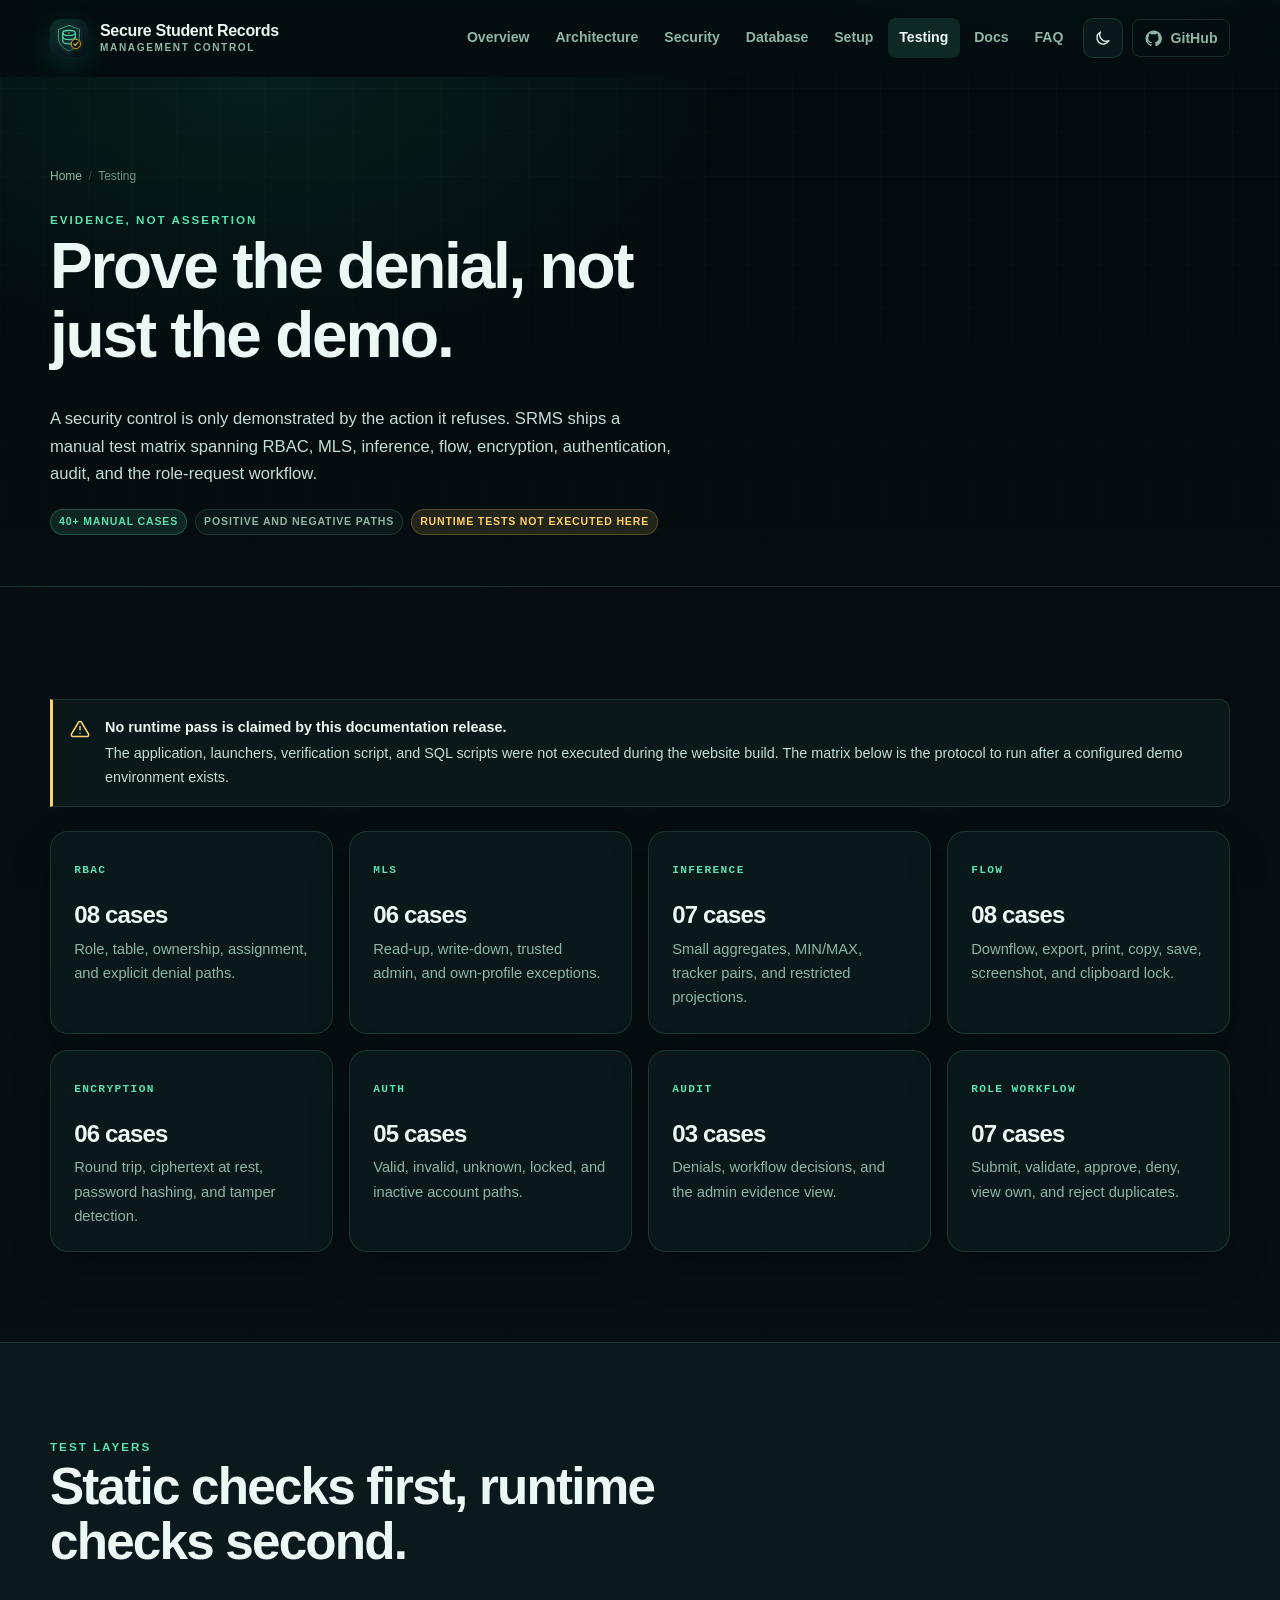
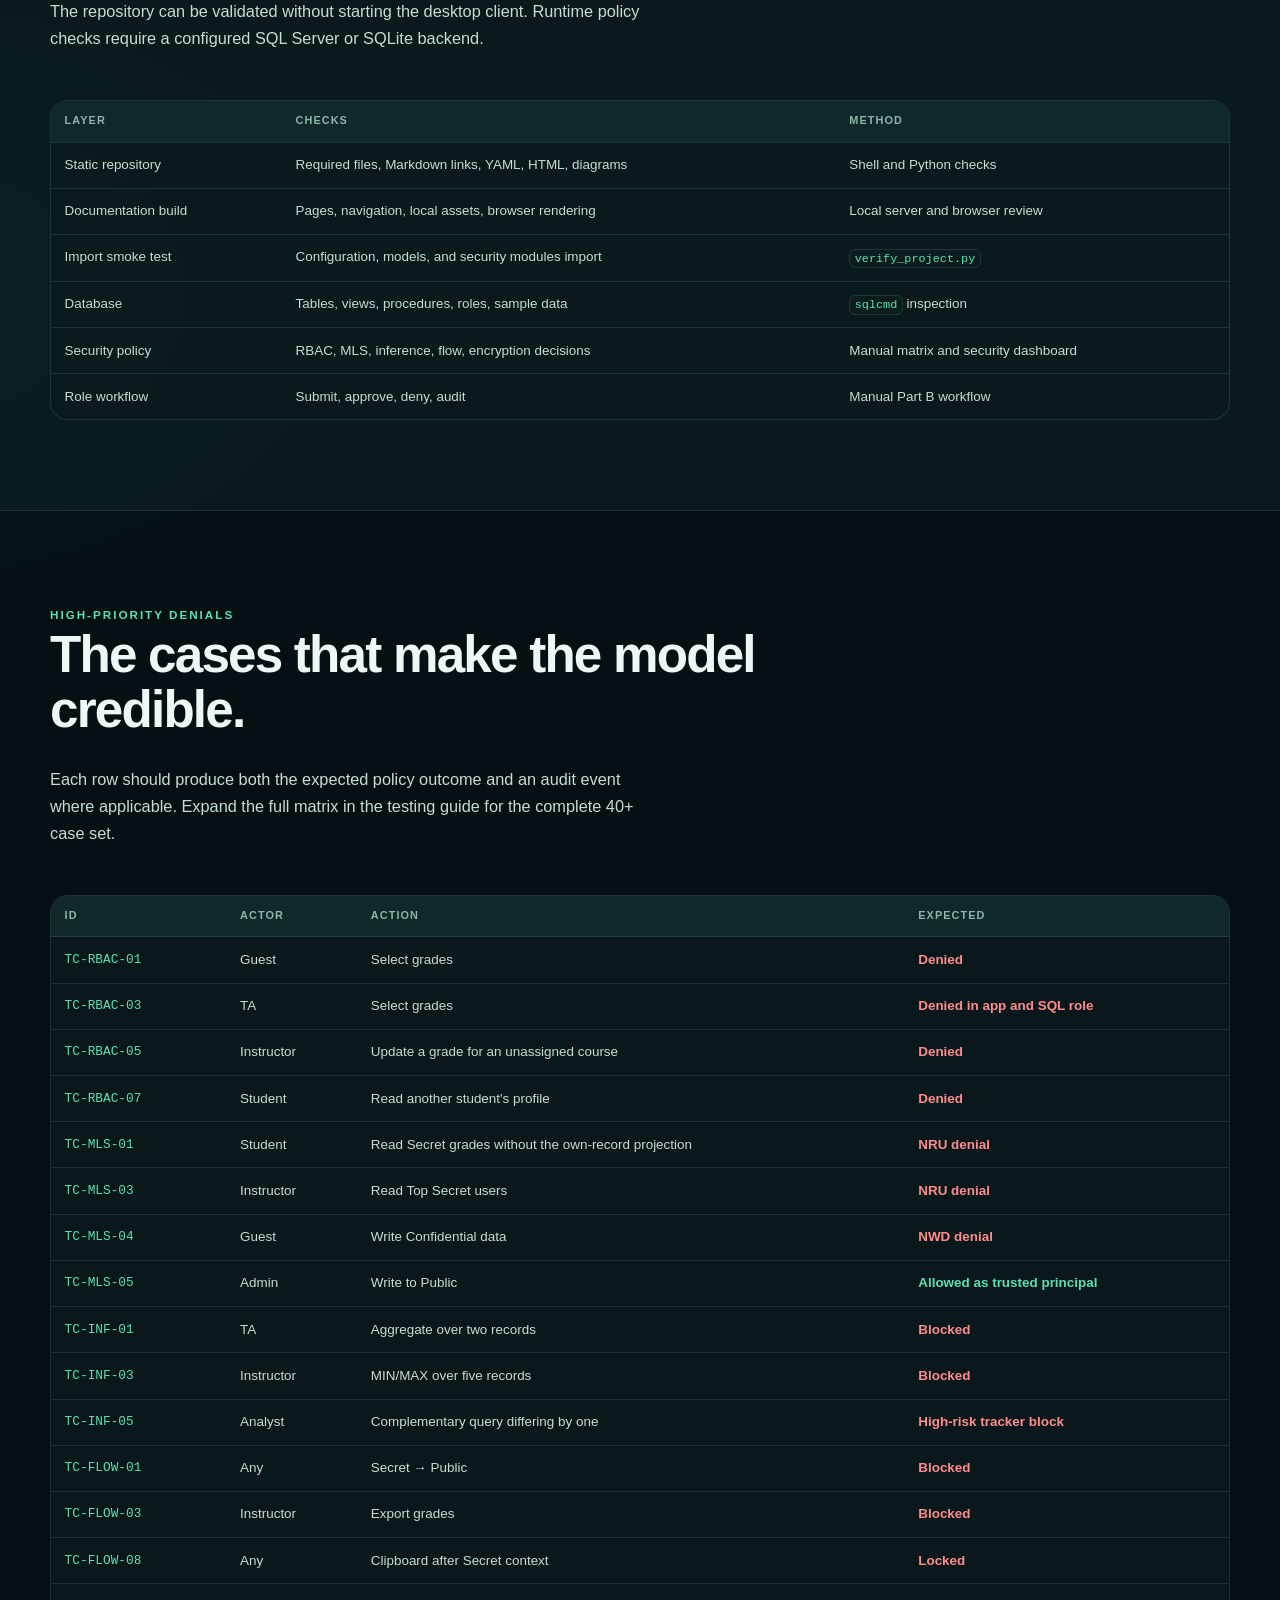
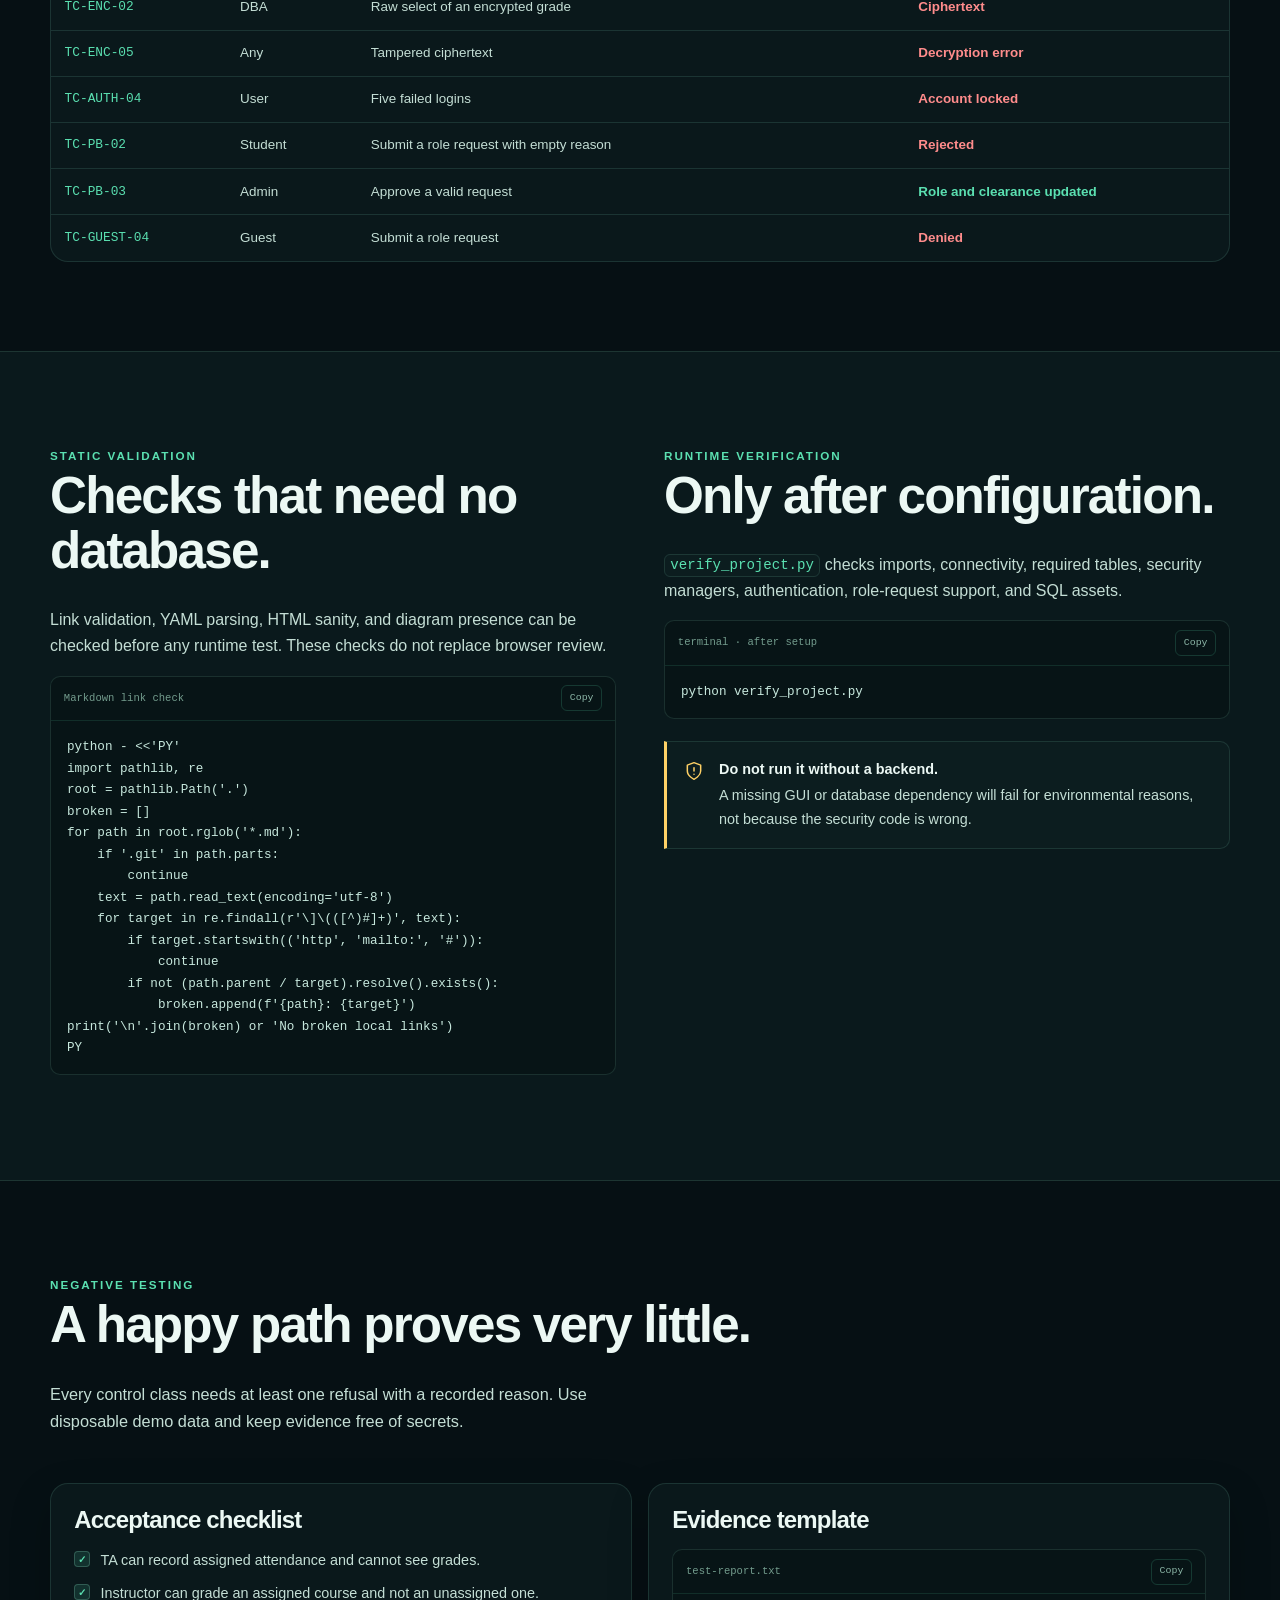
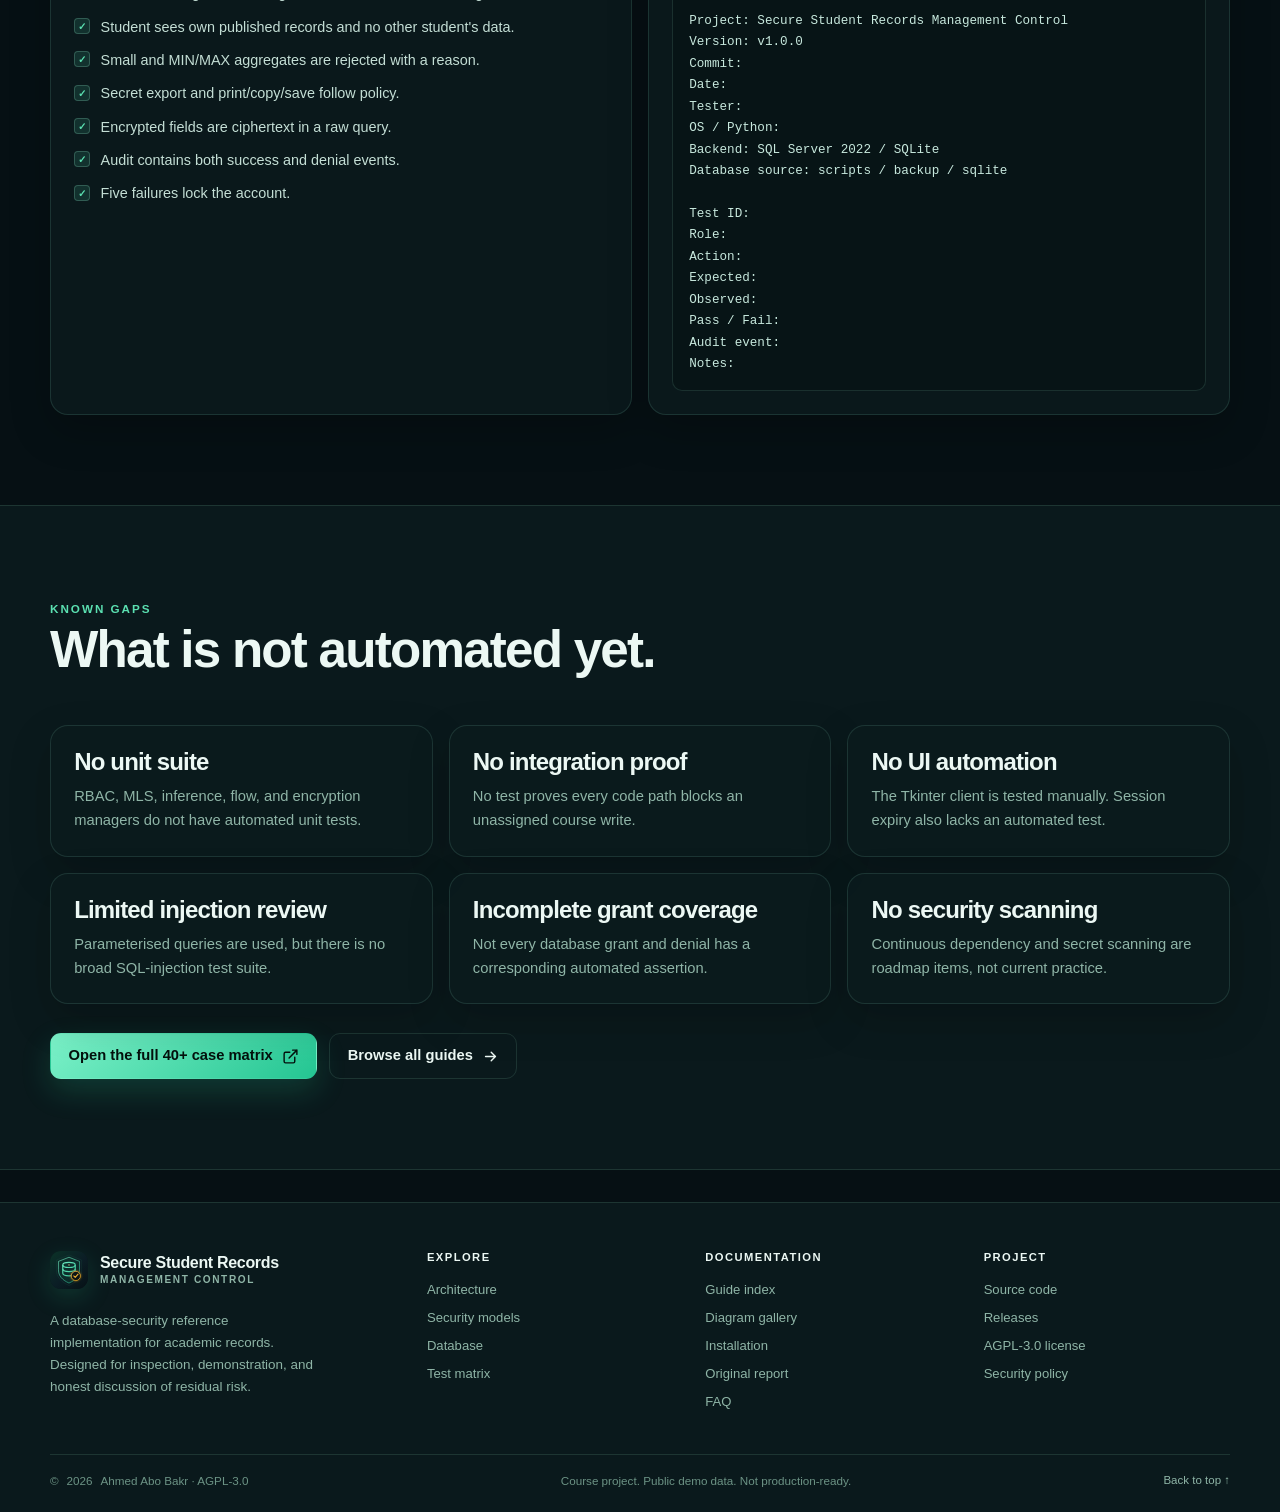
<file: docs/testing.html>
<!doctype html>
<html lang="en" class="no-js">
<head>
  <meta charset="utf-8">
  <meta name="viewport" content="width=device-width, initial-scale=1">
  <title>Testing · Secure Student Records Management Control</title>
  <meta name="description" content="The manual security test matrix for RBAC, MLS, inference, flow, encryption, authentication, audit, and the role-request workflow.">
  <meta name="theme-color" content="#061014">
  <meta name="color-scheme" content="dark light">
  <meta property="og:type" content="website">
  <meta property="og:title" content="Testing · Secure Student Records Management Control">
  <meta property="og:description" content="The manual security test matrix for RBAC, MLS, inference, flow, encryption, authentication, audit, and the role-request workflow.">
  <meta property="og:url" content="https://ahmedbakr78.github.io/Secure-Student-Records-Management-Control/testing.html">
  <meta property="og:image" content="https://ahmedbakr78.github.io/Secure-Student-Records-Management-Control/assets/og-image.png">
  <meta property="og:site_name" content="SRMS">
  <meta name="twitter:card" content="summary_large_image">
  <meta name="twitter:title" content="Testing · Secure Student Records Management Control">
  <meta name="twitter:description" content="The manual security test matrix for RBAC, MLS, inference, flow, encryption, authentication, audit, and the role-request workflow.">
  <meta name="twitter:image" content="https://ahmedbakr78.github.io/Secure-Student-Records-Management-Control/assets/og-image.png">
  <link rel="canonical" href="https://ahmedbakr78.github.io/Secure-Student-Records-Management-Control/testing.html">
  <link rel="icon" href="assets/brand/favicon.svg" type="image/svg+xml">
  <link rel="apple-touch-icon" href="assets/brand/apple-touch-icon.png">
  <link rel="manifest" href="site.webmanifest">
  <meta name="application-name" content="SRMS">
  <link rel="stylesheet" href="styles.css">
  <script>try{var t=localStorage.getItem("srms-theme");if(t==="light")document.documentElement.dataset.theme="light"}catch(e){}</script>
</head>
<body id="top">
  <a class="skip-link" href="#main">Skip to content</a>

  <header class="site-header" data-header>
    <div class="container nav">
      <a class="brand" href="index.html" aria-label="SRMS home">
        <img src="assets/brand/logo.svg" alt="" width="38" height="38">
        <span class="brand-copy">Secure Student Records <small>Management Control</small></span>
      </a>
      <button class="nav-toggle" type="button" aria-label="Toggle navigation" aria-expanded="false" aria-controls="site-navigation" data-nav-toggle>
        <svg viewBox="0 0 24 24" fill="none" stroke="currentColor" stroke-width="1.8" stroke-linecap="round" aria-hidden="true"><path d="M4 7h16M4 12h16M4 17h16"/></svg>
      </button>
      <nav class="nav-links" id="site-navigation" aria-label="Primary" data-nav-links>
        <a href="index.html">Overview</a>
        <a href="architecture.html">Architecture</a>
        <a href="security.html">Security</a>
        <a href="database.html">Database</a>
        <a href="setup.html">Setup</a>
        <a href="testing.html" aria-current="page">Testing</a>
        <a href="docs.html">Docs</a>
        <a href="faq.html">FAQ</a>
        <div class="nav-actions">
          <button class="icon-button" type="button" aria-label="Switch to light theme" data-theme-toggle>
            <svg class="theme-icon-moon" viewBox="0 0 24 24" fill="none" stroke="currentColor" stroke-width="1.7" stroke-linecap="round" stroke-linejoin="round" aria-hidden="true"><path d="M20 15.4A8.5 8.5 0 0 1 8.6 4a8.5 8.5 0 1 0 11.4 11.4Z"/></svg>
            <svg class="theme-icon-sun" viewBox="0 0 24 24" fill="none" stroke="currentColor" stroke-width="1.7" stroke-linecap="round" aria-hidden="true"><circle cx="12" cy="12" r="4"/><path d="M12 2v2M12 20v2M4.9 4.9l1.4 1.4M17.7 17.7l1.4 1.4M2 12h2M20 12h2M4.9 19.1l1.4-1.4M17.7 6.3l1.4-1.4"/></svg>
          </button>
          <a class="button button-small button-ghost" href="https://github.com/Ahmedbakr78/Secure-Student-Records-Management-Control" target="_blank" rel="noopener">
            <svg viewBox="0 0 24 24" fill="currentColor" aria-hidden="true"><path d="M12 .7a11.3 11.3 0 0 0-3.6 22c.6.1.8-.3.8-.6v-2.2c-3.1.7-3.8-1.3-3.8-1.3-.5-1.3-1.3-1.6-1.3-1.6-1-.7.1-.7.1-.7 1.1.1 1.7 1.2 1.7 1.2 1 1.7 2.6 1.2 3.3.9.1-.7.4-1.2.7-1.5-2.5-.3-5.2-1.3-5.2-5.7 0-1.2.4-2.3 1.2-3.1-.1-.3-.5-1.5.1-3.1 0 0 1-.3 3.1 1.2a10.8 10.8 0 0 1 5.6 0c2.2-1.5 3.1-1.2 3.1-1.2.6 1.6.2 2.8.1 3.1.8.8 1.2 1.9 1.2 3.1 0 4.4-2.6 5.4-5.2 5.7.4.4.8 1.1.8 2.2v3.2c0 .3.2.7.8.6A11.3 11.3 0 0 0 12 .7Z"/></svg>
            GitHub
          </a>
        </div>
      </nav>
    </div>
  </header>

  <main id="main">
    <section class="page-hero">
      <div class="container">
        <nav class="breadcrumbs" aria-label="Breadcrumb">
          <a href="index.html">Home</a><span class="breadcrumb-sep">/</span><span>Testing</span>
        </nav>
        <span class="kicker">Evidence, not assertion</span>
        <h1>Prove the denial, not just the demo.</h1>
        <p>A security control is only demonstrated by the action it refuses. SRMS ships a manual test matrix spanning RBAC, MLS, inference, flow, encryption, authentication, audit, and the role-request workflow.</p>
        <div class="page-meta">
          <span class="badge badge-mint">40+ manual cases</span>
          <span class="badge">Positive and negative paths</span>
          <span class="badge badge-amber">Runtime tests not executed here</span>
        </div>
      </div>
    </section>

    <section class="section">
      <div class="container">
        <div class="callout callout-warning">
          <svg viewBox="0 0 24 24" fill="none" stroke="currentColor" stroke-width="1.8" stroke-linecap="round" stroke-linejoin="round" aria-hidden="true"><path d="M10.3 3.9 1.8 18a2 2 0 0 0 1.7 3h17a2 2 0 0 0 1.7-3L13.7 3.9a2 2 0 0 0-3.4 0Z"/><path d="M12 9v4M12 17h.01"/></svg>
          <p><strong>No runtime pass is claimed by this documentation release.</strong>The application, launchers, verification script, and SQL scripts were not executed during the website build. The matrix below is the protocol to run after a configured demo environment exists.</p>
        </div>
        <div class="grid grid-4" style="margin-top:1.5rem">
          <div class="card reveal"><span class="card-number">RBAC</span><h3>08 cases</h3><p>Role, table, ownership, assignment, and explicit denial paths.</p></div>
          <div class="card reveal"><span class="card-number">MLS</span><h3>06 cases</h3><p>Read-up, write-down, trusted admin, and own-profile exceptions.</p></div>
          <div class="card reveal"><span class="card-number">INFERENCE</span><h3>07 cases</h3><p>Small aggregates, MIN/MAX, tracker pairs, and restricted projections.</p></div>
          <div class="card reveal"><span class="card-number">FLOW</span><h3>08 cases</h3><p>Downflow, export, print, copy, save, screenshot, and clipboard lock.</p></div>
          <div class="card reveal"><span class="card-number">ENCRYPTION</span><h3>06 cases</h3><p>Round trip, ciphertext at rest, password hashing, and tamper detection.</p></div>
          <div class="card reveal"><span class="card-number">AUTH</span><h3>05 cases</h3><p>Valid, invalid, unknown, locked, and inactive account paths.</p></div>
          <div class="card reveal"><span class="card-number">AUDIT</span><h3>03 cases</h3><p>Denials, workflow decisions, and the admin evidence view.</p></div>
          <div class="card reveal"><span class="card-number">ROLE WORKFLOW</span><h3>07 cases</h3><p>Submit, validate, approve, deny, view own, and reject duplicates.</p></div>
        </div>
      </div>
    </section>

    <section class="section section-soft">
      <div class="container">
        <div class="section-head">
          <span class="kicker">Test layers</span>
          <h2>Static checks first, runtime checks second.</h2>
          <p>The repository can be validated without starting the desktop client. Runtime policy checks require a configured SQL Server or SQLite backend.</p>
        </div>
        <div class="table-wrap reveal">
          <table>
            <thead><tr><th>Layer</th><th>Checks</th><th>Method</th></tr></thead>
            <tbody>
              <tr><td>Static repository</td><td>Required files, Markdown links, YAML, HTML, diagrams</td><td>Shell and Python checks</td></tr>
              <tr><td>Documentation build</td><td>Pages, navigation, local assets, browser rendering</td><td>Local server and browser review</td></tr>
              <tr><td>Import smoke test</td><td>Configuration, models, and security modules import</td><td><code>verify_project.py</code></td></tr>
              <tr><td>Database</td><td>Tables, views, procedures, roles, sample data</td><td><code>sqlcmd</code> inspection</td></tr>
              <tr><td>Security policy</td><td>RBAC, MLS, inference, flow, encryption decisions</td><td>Manual matrix and security dashboard</td></tr>
              <tr><td>Role workflow</td><td>Submit, approve, deny, audit</td><td>Manual Part B workflow</td></tr>
            </tbody>
          </table>
        </div>
      </div>
    </section>

    <section class="section">
      <div class="container">
        <div class="section-head">
          <span class="kicker">High-priority denials</span>
          <h2>The cases that make the model credible.</h2>
          <p>Each row should produce both the expected policy outcome and an audit event where applicable. Expand the full matrix in the testing guide for the complete 40+ case set.</p>
        </div>
        <div class="table-wrap reveal">
          <table>
            <thead><tr><th>ID</th><th>Actor</th><th>Action</th><th>Expected</th></tr></thead>
            <tbody>
              <tr><td class="table-code">TC-RBAC-01</td><td>Guest</td><td>Select grades</td><td class="table-deny">Denied</td></tr>
              <tr><td class="table-code">TC-RBAC-03</td><td>TA</td><td>Select grades</td><td class="table-deny">Denied in app and SQL role</td></tr>
              <tr><td class="table-code">TC-RBAC-05</td><td>Instructor</td><td>Update a grade for an unassigned course</td><td class="table-deny">Denied</td></tr>
              <tr><td class="table-code">TC-RBAC-07</td><td>Student</td><td>Read another student's profile</td><td class="table-deny">Denied</td></tr>
              <tr><td class="table-code">TC-MLS-01</td><td>Student</td><td>Read Secret grades without the own-record projection</td><td class="table-deny">NRU denial</td></tr>
              <tr><td class="table-code">TC-MLS-03</td><td>Instructor</td><td>Read Top Secret users</td><td class="table-deny">NRU denial</td></tr>
              <tr><td class="table-code">TC-MLS-04</td><td>Guest</td><td>Write Confidential data</td><td class="table-deny">NWD denial</td></tr>
              <tr><td class="table-code">TC-MLS-05</td><td>Admin</td><td>Write to Public</td><td class="table-allow">Allowed as trusted principal</td></tr>
              <tr><td class="table-code">TC-INF-01</td><td>TA</td><td>Aggregate over two records</td><td class="table-deny">Blocked</td></tr>
              <tr><td class="table-code">TC-INF-03</td><td>Instructor</td><td>MIN/MAX over five records</td><td class="table-deny">Blocked</td></tr>
              <tr><td class="table-code">TC-INF-05</td><td>Analyst</td><td>Complementary query differing by one</td><td class="table-deny">High-risk tracker block</td></tr>
              <tr><td class="table-code">TC-FLOW-01</td><td>Any</td><td>Secret → Public</td><td class="table-deny">Blocked</td></tr>
              <tr><td class="table-code">TC-FLOW-03</td><td>Instructor</td><td>Export grades</td><td class="table-deny">Blocked</td></tr>
              <tr><td class="table-code">TC-FLOW-08</td><td>Any</td><td>Clipboard after Secret context</td><td class="table-deny">Locked</td></tr>
              <tr><td class="table-code">TC-ENC-02</td><td>DBA</td><td>Raw select of an encrypted grade</td><td class="table-deny">Ciphertext</td></tr>
              <tr><td class="table-code">TC-ENC-05</td><td>Any</td><td>Tampered ciphertext</td><td class="table-deny">Decryption error</td></tr>
              <tr><td class="table-code">TC-AUTH-04</td><td>User</td><td>Five failed logins</td><td class="table-deny">Account locked</td></tr>
              <tr><td class="table-code">TC-PB-02</td><td>Student</td><td>Submit a role request with empty reason</td><td class="table-deny">Rejected</td></tr>
              <tr><td class="table-code">TC-PB-03</td><td>Admin</td><td>Approve a valid request</td><td class="table-allow">Role and clearance updated</td></tr>
              <tr><td class="table-code">TC-GUEST-04</td><td>Guest</td><td>Submit a role request</td><td class="table-deny">Denied</td></tr>
            </tbody>
          </table>
        </div>
      </div>
    </section>

    <section class="section section-soft">
      <div class="container">
        <div class="split">
          <div>
            <span class="kicker">Static validation</span>
            <h2>Checks that need no database.</h2>
            <p>Link validation, YAML parsing, HTML sanity, and diagram presence can be checked before any runtime test. These checks do not replace browser review.</p>
            <div class="code-shell">
              <div class="code-head"><span>Markdown link check</span></div>
              <pre><code>python - &lt;&lt;'PY'
import pathlib, re
root = pathlib.Path('.')
broken = []
for path in root.rglob('*.md'):
    if '.git' in path.parts:
        continue
    text = path.read_text(encoding='utf-8')
    for target in re.findall(r'\]\(([^)#]+)', text):
        if target.startswith(('http', 'mailto:', '#')):
            continue
        if not (path.parent / target).resolve().exists():
            broken.append(f'{path}: {target}')
print('\n'.join(broken) or 'No broken local links')
PY</code></pre>
            </div>
          </div>
          <div>
            <span class="kicker">Runtime verification</span>
            <h2>Only after configuration.</h2>
            <p><code>verify_project.py</code> checks imports, connectivity, required tables, security managers, authentication, role-request support, and SQL assets.</p>
            <div class="code-shell">
              <div class="code-head"><span>terminal · after setup</span></div>
              <pre><code>python verify_project.py</code></pre>
            </div>
            <div class="callout callout-warning" style="margin-bottom:0">
              <svg viewBox="0 0 24 24" fill="none" stroke="currentColor" stroke-width="1.8" stroke-linecap="round" stroke-linejoin="round" aria-hidden="true"><path d="M12 22s8-4 8-10V5l-8-3-8 3v7c0 6 8 10 8 10Z"/><path d="M12 8v4M12 16h.01"/></svg>
              <p><strong>Do not run it without a backend.</strong>A missing GUI or database dependency will fail for environmental reasons, not because the security code is wrong.</p>
            </div>
          </div>
        </div>
      </div>
    </section>

    <section class="section">
      <div class="container">
        <div class="section-head">
          <span class="kicker">Negative testing</span>
          <h2>A happy path proves very little.</h2>
          <p>Every control class needs at least one refusal with a recorded reason. Use disposable demo data and keep evidence free of secrets.</p>
        </div>
        <div class="grid grid-2">
          <div class="card">
            <h3>Acceptance checklist</h3>
            <ul class="check-list">
              <li>TA can record assigned attendance and cannot see grades.</li>
              <li>Instructor can grade an assigned course and not an unassigned one.</li>
              <li>Student sees own published records and no other student's data.</li>
              <li>Small and MIN/MAX aggregates are rejected with a reason.</li>
              <li>Secret export and print/copy/save follow policy.</li>
              <li>Encrypted fields are ciphertext in a raw query.</li>
              <li>Audit contains both success and denial events.</li>
              <li>Five failures lock the account.</li>
            </ul>
          </div>
          <div class="card">
            <h3>Evidence template</h3>
            <div class="code-shell" style="margin-bottom:0">
              <div class="code-head"><span>test-report.txt</span></div>
              <pre><code>Project: Secure Student Records Management Control
Version: v1.0.0
Commit:
Date:
Tester:
OS / Python:
Backend: SQL Server 2022 / SQLite
Database source: scripts / backup / sqlite

Test ID:
Role:
Action:
Expected:
Observed:
Pass / Fail:
Audit event:
Notes:</code></pre>
            </div>
          </div>
        </div>
      </div>
    </section>

    <section class="section section-soft">
      <div class="container">
        <div class="section-head">
          <span class="kicker">Known gaps</span>
          <h2>What is not automated yet.</h2>
        </div>
        <div class="grid grid-3">
          <div class="card"><h3>No unit suite</h3><p>RBAC, MLS, inference, flow, and encryption managers do not have automated unit tests.</p></div>
          <div class="card"><h3>No integration proof</h3><p>No test proves every code path blocks an unassigned course write.</p></div>
          <div class="card"><h3>No UI automation</h3><p>The Tkinter client is tested manually. Session expiry also lacks an automated test.</p></div>
          <div class="card"><h3>Limited injection review</h3><p>Parameterised queries are used, but there is no broad SQL-injection test suite.</p></div>
          <div class="card"><h3>Incomplete grant coverage</h3><p>Not every database grant and denial has a corresponding automated assertion.</p></div>
          <div class="card"><h3>No security scanning</h3><p>Continuous dependency and secret scanning are roadmap items, not current practice.</p></div>
        </div>
        <div class="hero-actions">
          <a class="button button-primary" href="https://github.com/Ahmedbakr78/Secure-Student-Records-Management-Control/blob/main/documentation/07-testing.md" target="_blank" rel="noopener">Open the full 40+ case matrix
            <svg viewBox="0 0 24 24" fill="none" stroke="currentColor" stroke-width="2" stroke-linecap="round" stroke-linejoin="round" aria-hidden="true"><path d="M18 13v6a2 2 0 0 1-2 2H5a2 2 0 0 1-2-2V8a2 2 0 0 1 2-2h6"/><path d="M15 3h6v6M10 14 21 3"/></svg>
          </a>
          <a class="button button-ghost" href="docs.html">Browse all guides
            <svg viewBox="0 0 24 24" fill="none" stroke="currentColor" stroke-width="2" stroke-linecap="round" stroke-linejoin="round" aria-hidden="true"><path d="M5 12h14M13 6l6 6-6 6"/></svg>
          </a>
        </div>
      </div>
    </section>
  </main>

  <footer class="site-footer">
    <div class="container">
      <div class="footer-grid">
        <div class="footer-brand">
          <a class="brand" href="index.html" aria-label="SRMS home">
            <img src="assets/brand/logo.svg" alt="" width="38" height="38">
            <span class="brand-copy">Secure Student Records <small>Management Control</small></span>
          </a>
          <p>A database-security reference implementation for academic records. Designed for inspection, demonstration, and honest discussion of residual risk.</p>
        </div>
        <div class="footer-col">
          <h3>Explore</h3>
          <a href="architecture.html">Architecture</a>
          <a href="security.html">Security models</a>
          <a href="database.html">Database</a>
          <a href="testing.html">Test matrix</a>
        </div>
        <div class="footer-col">
          <h3>Documentation</h3>
          <a href="docs.html">Guide index</a>
          <a href="diagrams.html">Diagram gallery</a>
          <a href="setup.html">Installation</a>
          <a href="assets/report/d_ds.pdf">Original report</a>
          <a href="faq.html">FAQ</a>
        </div>
        <div class="footer-col">
          <h3>Project</h3>
          <a href="https://github.com/Ahmedbakr78/Secure-Student-Records-Management-Control" target="_blank" rel="noopener">Source code</a>
          <a href="https://github.com/Ahmedbakr78/Secure-Student-Records-Management-Control/releases" target="_blank" rel="noopener">Releases</a>
          <a href="https://github.com/Ahmedbakr78/Secure-Student-Records-Management-Control/blob/main/LICENSE" target="_blank" rel="noopener">AGPL-3.0 license</a>
          <a href="https://github.com/Ahmedbakr78/Secure-Student-Records-Management-Control/blob/main/SECURITY.md" target="_blank" rel="noopener">Security policy</a>
        </div>
      </div>
      <div class="footer-bottom">
        <span>© <span data-year>2026</span> Ahmed Abo Bakr · AGPL-3.0</span>
        <span>Course project. Public demo data. Not production-ready.</span>
        <a class="to-top" href="#top">Back to top ↑</a>
      </div>
    </div>
  </footer>

  <script src="script.js" defer></script>
</body>
</html>
</file>
<file: docs/styles.css>
:root {
  color-scheme: dark;
  --bg: #061014;
  --bg-deep: #040b0e;
  --panel: rgba(11, 27, 30, 0.82);
  --panel-solid: #0b1b1e;
  --panel-soft: rgba(14, 34, 35, 0.58);
  --panel-raised: #10282a;
  --line: rgba(109, 178, 155, 0.18);
  --line-strong: rgba(109, 178, 155, 0.34);
  --text: #ecf8f4;
  --text-soft: #c4ded5;
  --muted: #8fb5a7;
  --muted-2: #6c9385;
  --mint: #5be0b1;
  --mint-strong: #24c592;
  --mint-soft: rgba(91, 224, 177, 0.12);
  --amber: #ffd166;
  --amber-soft: rgba(255, 209, 102, 0.12);
  --danger: #ff8c8c;
  --danger-soft: rgba(255, 140, 140, 0.12);
  --blue: #8ac4ff;
  --blue-soft: rgba(138, 196, 255, 0.12);
  --shadow: 0 30px 80px rgba(0, 0, 0, 0.35);
  --shadow-soft: 0 16px 40px rgba(0, 0, 0, 0.22);
  --radius-sm: 10px;
  --radius: 18px;
  --radius-lg: 28px;
  --max: 1180px;
  --font: "Inter", "Segoe UI", "Helvetica Neue", Arial, sans-serif;
  --mono: "SFMono-Regular", "Cascadia Code", "Roboto Mono", Consolas, monospace;
}

html[data-theme="light"] {
  color-scheme: light;
  --bg: #f2f8f5;
  --bg-deep: #e7f1ec;
  --panel: rgba(255, 255, 255, 0.88);
  --panel-solid: #ffffff;
  --panel-soft: rgba(255, 255, 255, 0.64);
  --panel-raised: #f6fbf8;
  --line: rgba(18, 92, 72, 0.14);
  --line-strong: rgba(18, 92, 72, 0.26);
  --text: #09231c;
  --text-soft: #23473c;
  --muted: #52766a;
  --muted-2: #6f9185;
  --mint: #0f8a66;
  --mint-strong: #0a6f52;
  --mint-soft: rgba(15, 138, 102, 0.1);
  --amber: #9c6900;
  --amber-soft: rgba(156, 105, 0, 0.1);
  --danger: #b13a3a;
  --danger-soft: rgba(177, 58, 58, 0.1);
  --blue: #2367a4;
  --blue-soft: rgba(35, 103, 164, 0.1);
  --shadow: 0 30px 80px rgba(17, 67, 52, 0.12);
  --shadow-soft: 0 16px 40px rgba(17, 67, 52, 0.08);
}

*,
*::before,
*::after {
  box-sizing: border-box;
}

html {
  max-width: 100%;
  scroll-behavior: smooth;
  scroll-padding-top: 96px;
}

body {
  margin: 0;
  min-height: 100vh;
  max-width: 100%;
  overflow-x: clip;
  background:
    radial-gradient(900px 600px at 82% -5%, rgba(31, 185, 138, 0.16), transparent 62%),
    radial-gradient(800px 500px at -10% 30%, rgba(31, 98, 104, 0.16), transparent 65%),
    linear-gradient(180deg, var(--bg-deep), var(--bg) 28%, var(--bg));
  color: var(--text);
  font-family: var(--font);
  font-size: 16px;
  line-height: 1.65;
  -webkit-font-smoothing: antialiased;
  text-rendering: optimizeLegibility;
}

body::before {
  position: fixed;
  inset: 0;
  z-index: -1;
  content: "";
  background-image:
    linear-gradient(rgba(105, 181, 155, 0.035) 1px, transparent 1px),
    linear-gradient(90deg, rgba(105, 181, 155, 0.035) 1px, transparent 1px);
  background-size: 44px 44px;
  mask-image: linear-gradient(to bottom, black, transparent 76%);
  pointer-events: none;
}

::selection {
  background: rgba(91, 224, 177, 0.28);
  color: var(--text);
}

img,
svg {
  max-width: 100%;
}

img {
  height: auto;
}

a {
  color: var(--mint);
  text-decoration-thickness: 1px;
  text-underline-offset: 0.22em;
}

a:hover {
  color: var(--text);
}

button,
input,
select,
textarea {
  font: inherit;
}

button {
  color: inherit;
}

h1,
h2,
h3,
h4 {
  margin: 0 0 0.55em;
  color: var(--text);
  font-weight: 740;
  letter-spacing: -0.035em;
  line-height: 1.08;
}

h1 {
  font-size: clamp(2.8rem, 6vw, 5.4rem);
}

h2 {
  font-size: clamp(2rem, 4vw, 3.3rem);
}

h3 {
  font-size: clamp(1.2rem, 2vw, 1.5rem);
}

p {
  margin: 0 0 1rem;
  color: var(--text-soft);
}

ul,
ol {
  color: var(--text-soft);
}

strong {
  color: var(--text);
}

code,
kbd,
pre {
  font-family: var(--mono);
}

code {
  padding: 0.16em 0.38em;
  border: 1px solid var(--line);
  border-radius: 6px;
  background: var(--panel-soft);
  color: var(--mint);
  font-size: 0.88em;
}

pre code {
  padding: 0;
  border: 0;
  background: transparent;
  color: inherit;
  font-size: inherit;
}

hr {
  height: 1px;
  border: 0;
  background: var(--line);
}

.skip-link {
  position: fixed;
  top: 12px;
  left: 12px;
  z-index: 1000;
  padding: 0.65rem 1rem;
  border-radius: 8px;
  background: var(--mint);
  color: #04110d;
  font-weight: 700;
  transform: translateY(-180%);
  transition: transform 180ms ease;
}

.skip-link:focus {
  transform: translateY(0);
}

.container {
  width: min(calc(100% - 40px), var(--max));
  margin-inline: auto;
}

.narrow {
  width: min(calc(100% - 40px), 820px);
  margin-inline: auto;
}

.site-header {
  position: sticky;
  top: 0;
  z-index: 50;
  border-bottom: 1px solid transparent;
  background: rgba(5, 15, 18, 0.68);
  backdrop-filter: blur(18px) saturate(130%);
  transition: border-color 180ms ease, background 180ms ease;
}

html[data-theme="light"] .site-header {
  background: rgba(247, 252, 249, 0.78);
}

.site-header.is-scrolled {
  border-bottom-color: var(--line);
  background: rgba(5, 15, 18, 0.9);
}

html[data-theme="light"] .site-header.is-scrolled {
  background: rgba(247, 252, 249, 0.94);
}

.nav {
  display: flex;
  min-height: 76px;
  align-items: center;
  gap: 1.2rem;
}

.brand {
  display: inline-flex;
  align-items: center;
  gap: 0.75rem;
  color: var(--text);
  font-weight: 750;
  letter-spacing: -0.02em;
  text-decoration: none;
  white-space: nowrap;
}

.brand:hover {
  color: var(--text);
}

.brand img {
  width: 38px;
  height: 38px;
  border-radius: 11px;
  box-shadow: 0 8px 24px rgba(31, 185, 138, 0.18);
}

.brand-copy {
  display: flex;
  flex-direction: column;
  line-height: 1.08;
}

.brand-copy small {
  margin-top: 4px;
  color: var(--muted);
  font-size: 0.63rem;
  font-weight: 700;
  letter-spacing: 0.16em;
  text-transform: uppercase;
}

.nav-links {
  display: flex;
  align-items: center;
  gap: 0.18rem;
  margin-left: auto;
}

.nav-links a {
  padding: 0.55rem 0.72rem;
  border-radius: 8px;
  color: var(--muted);
  font-size: 0.88rem;
  font-weight: 600;
  text-decoration: none;
  transition: color 140ms ease, background 140ms ease;
}

.nav-links a:hover,
.nav-links a[aria-current="page"] {
  background: var(--mint-soft);
  color: var(--text);
}

.nav-actions {
  display: flex;
  align-items: center;
  gap: 0.55rem;
  margin-left: 0.35rem;
}

.icon-button,
.nav-toggle {
  display: inline-grid;
  width: 40px;
  height: 40px;
  place-items: center;
  border: 1px solid var(--line);
  border-radius: 10px;
  background: var(--panel-soft);
  cursor: pointer;
  transition: border-color 140ms ease, background 140ms ease, transform 140ms ease;
}

.icon-button:hover,
.nav-toggle:hover {
  border-color: var(--line-strong);
  background: var(--mint-soft);
  transform: translateY(-1px);
}

.icon-button svg,
.nav-toggle svg {
  width: 18px;
  height: 18px;
}

.theme-icon-moon,
html[data-theme="light"] .theme-icon-sun {
  display: block;
}

.theme-icon-sun,
html[data-theme="light"] .theme-icon-moon {
  display: none;
}

.nav-toggle {
  display: none;
  margin-left: auto;
}

.button {
  display: inline-flex;
  min-height: 46px;
  align-items: center;
  justify-content: center;
  gap: 0.55rem;
  padding: 0.72rem 1.1rem;
  border: 1px solid var(--line-strong);
  border-radius: 11px;
  background: var(--panel-soft);
  color: var(--text);
  font-size: 0.92rem;
  font-weight: 700;
  line-height: 1.2;
  text-decoration: none;
  transition: transform 160ms ease, border-color 160ms ease, background 160ms ease, box-shadow 160ms ease;
}

.button:hover {
  color: var(--text);
  border-color: var(--mint);
  transform: translateY(-2px);
}

.button svg {
  width: 17px;
  height: 17px;
  flex: 0 0 auto;
}

.button-primary {
  border-color: transparent;
  background: linear-gradient(135deg, #7bf1c8, #24c592);
  color: #04110d;
  box-shadow: 0 12px 30px rgba(36, 197, 146, 0.2);
}

.button-primary:hover {
  color: #04110d;
  border-color: transparent;
  box-shadow: 0 16px 38px rgba(36, 197, 146, 0.28);
}

.button-ghost {
  border-color: var(--line);
  background: transparent;
}

.button-small {
  min-height: 38px;
  padding: 0.48rem 0.82rem;
  font-size: 0.82rem;
}

.hero {
  position: relative;
  overflow: hidden;
  padding: clamp(4.2rem, 9vw, 8.5rem) 0 clamp(3.5rem, 7vw, 6rem);
}

.hero::after {
  position: absolute;
  top: 8%;
  right: -12%;
  width: 640px;
  height: 640px;
  border: 1px solid rgba(91, 224, 177, 0.09);
  border-radius: 50%;
  box-shadow: 0 0 0 88px rgba(91, 224, 177, 0.018), 0 0 0 176px rgba(91, 224, 177, 0.012);
  content: "";
  pointer-events: none;
}

.hero-grid {
  position: relative;
  z-index: 2;
  display: grid;
  grid-template-columns: minmax(0, 1.08fr) minmax(360px, 0.92fr);
  align-items: center;
  gap: clamp(2rem, 6vw, 6rem);
}

.eyebrow,
.kicker {
  display: inline-flex;
  align-items: center;
  gap: 0.5rem;
  color: var(--mint);
  font-size: 0.73rem;
  font-weight: 800;
  letter-spacing: 0.17em;
  text-transform: uppercase;
}

.eyebrow {
  margin-bottom: 1.15rem;
  padding: 0.4rem 0.7rem;
  border: 1px solid var(--line);
  border-radius: 999px;
  background: var(--mint-soft);
}

.eyebrow::before {
  width: 6px;
  height: 6px;
  border-radius: 50%;
  background: var(--mint);
  box-shadow: 0 0 12px var(--mint);
  content: "";
}

.hero h1 {
  max-width: 15ch;
}

.hero h1 span {
  background: linear-gradient(110deg, var(--mint) 5%, #b9f8df 48%, var(--amber) 108%);
  background-clip: text;
  -webkit-background-clip: text;
  color: transparent;
}

.hero-lead {
  max-width: 61ch;
  margin-top: 1.25rem;
  font-size: clamp(1.04rem, 1.6vw, 1.24rem);
  line-height: 1.75;
}

.hero-actions {
  display: flex;
  flex-wrap: wrap;
  gap: 0.75rem;
  margin-top: 1.8rem;
}

.hero-meta {
  display: flex;
  flex-wrap: wrap;
  gap: 0.55rem 1.2rem;
  margin-top: 1.5rem;
  color: var(--muted);
  font-size: 0.82rem;
}

.hero-meta span {
  display: inline-flex;
  align-items: center;
  gap: 0.4rem;
}

.hero-meta svg {
  width: 15px;
  height: 15px;
  color: var(--mint);
}

.console {
  position: relative;
  padding: 1px;
  border-radius: var(--radius-lg);
  background: linear-gradient(150deg, rgba(91, 224, 177, 0.5), rgba(91, 224, 177, 0.05) 40%, rgba(255, 209, 102, 0.2));
  box-shadow: var(--shadow);
}

.console-inner {
  overflow: hidden;
  border-radius: calc(var(--radius-lg) - 1px);
  background: linear-gradient(180deg, #0b1d20, #071416);
}

html[data-theme="light"] .console-inner {
  background: linear-gradient(180deg, #0c2524, #071a18);
}

.console-bar {
  display: flex;
  align-items: center;
  gap: 0.55rem;
  padding: 0.85rem 1rem;
  border-bottom: 1px solid rgba(91, 224, 177, 0.12);
}

.console-dots {
  display: flex;
  gap: 5px;
}

.console-dots i {
  display: block;
  width: 7px;
  height: 7px;
  border-radius: 50%;
  background: #234b40;
}

.console-title {
  margin-left: auto;
  color: #8bb5a6;
  font-family: var(--mono);
  font-size: 0.66rem;
  letter-spacing: 0.08em;
}

.console-body {
  padding: 1.05rem;
}

.status-line {
  display: flex;
  align-items: center;
  justify-content: space-between;
  gap: 1rem;
  margin-bottom: 1rem;
}

.status-line strong {
  color: #e8fbf4;
  font-size: 0.86rem;
}

.status {
  display: inline-flex;
  align-items: center;
  gap: 0.35rem;
  padding: 0.22rem 0.52rem;
  border: 1px solid rgba(91, 224, 177, 0.25);
  border-radius: 999px;
  background: rgba(91, 224, 177, 0.08);
  color: #7bf1c8;
  font-size: 0.64rem;
  font-weight: 800;
  letter-spacing: 0.1em;
  text-transform: uppercase;
}

.status::before {
  width: 5px;
  height: 5px;
  border-radius: 50%;
  background: #7bf1c8;
  box-shadow: 0 0 8px #7bf1c8;
  content: "";
}

.layer-list {
  display: grid;
  gap: 0.55rem;
}

.layer {
  display: grid;
  grid-template-columns: 32px 1fr auto;
  align-items: center;
  gap: 0.7rem;
  padding: 0.72rem;
  border: 1px solid rgba(91, 224, 177, 0.1);
  border-radius: 11px;
  background: rgba(15, 45, 41, 0.48);
}

.layer-num {
  display: grid;
  width: 30px;
  height: 30px;
  place-items: center;
  border-radius: 8px;
  background: rgba(91, 224, 177, 0.1);
  color: #7bf1c8;
  font-family: var(--mono);
  font-size: 0.66rem;
  font-weight: 700;
}

.layer strong {
  display: block;
  color: #dff8ef;
  font-size: 0.77rem;
  line-height: 1.25;
}

.layer small {
  color: #739c8d;
  font-size: 0.64rem;
}

.layer-check {
  width: 18px;
  height: 18px;
  color: #5be0b1;
}

.console-foot {
  display: grid;
  grid-template-columns: 1fr 1fr;
  gap: 0.55rem;
  margin-top: 0.55rem;
}

.mini-stat {
  padding: 0.7rem;
  border: 1px solid rgba(91, 224, 177, 0.1);
  border-radius: 11px;
  background: rgba(15, 45, 41, 0.32);
}

.mini-stat span {
  display: block;
  color: #739c8d;
  font-size: 0.61rem;
  font-weight: 700;
  letter-spacing: 0.12em;
  text-transform: uppercase;
}

.mini-stat strong {
  display: block;
  margin-top: 0.15rem;
  color: #f0fdf8;
  font-family: var(--mono);
  font-size: 1rem;
}

.trust-strip {
  border-block: 1px solid var(--line);
  background: var(--panel-soft);
}

.trust-strip .container {
  display: flex;
  flex-wrap: wrap;
  align-items: center;
  gap: 0.8rem 2.2rem;
  padding-block: 1rem;
}

.trust-strip span:first-child {
  color: var(--muted-2);
  font-size: 0.68rem;
  font-weight: 800;
  letter-spacing: 0.16em;
  text-transform: uppercase;
}

.trust-strip span:not(:first-child) {
  color: var(--muted);
  font-size: 0.78rem;
  font-weight: 700;
}

.section {
  padding: clamp(3.5rem, 7vw, 6.5rem) 0;
}

.section-tight {
  padding: clamp(2.4rem, 5vw, 4rem) 0;
}

.section-soft {
  border-block: 1px solid var(--line);
  background: var(--panel-soft);
}

.section-head {
  max-width: 760px;
  margin-bottom: clamp(1.8rem, 4vw, 3rem);
}

.section-head p {
  max-width: 66ch;
  font-size: 1.02rem;
}

.section-head-split {
  display: flex;
  max-width: none;
  align-items: end;
  justify-content: space-between;
  gap: 2rem;
}

.section-head-split > div {
  max-width: 720px;
}

.grid {
  display: grid;
  gap: 1rem;
}

.grid-2 {
  grid-template-columns: repeat(2, minmax(0, 1fr));
}

.grid-3 {
  grid-template-columns: repeat(3, minmax(0, 1fr));
}

.grid-4 {
  grid-template-columns: repeat(4, minmax(0, 1fr));
}

.card {
  position: relative;
  padding: 1.45rem;
  overflow: hidden;
  border: 1px solid var(--line);
  border-radius: var(--radius);
  background: var(--panel);
  box-shadow: var(--shadow-soft);
  transition: transform 180ms ease, border-color 180ms ease, background 180ms ease;
}

.card:hover {
  border-color: var(--line-strong);
  background: var(--panel-raised);
  transform: translateY(-3px);
}

.card p:last-child,
.card ul:last-child {
  margin-bottom: 0;
}

.card-icon {
  display: grid;
  width: 42px;
  height: 42px;
  margin-bottom: 1rem;
  place-items: center;
  border: 1px solid var(--line);
  border-radius: 11px;
  background: var(--mint-soft);
  color: var(--mint);
}

.card-icon svg {
  width: 21px;
  height: 21px;
}

.card-number {
  display: inline-flex;
  margin-bottom: 1.4rem;
  color: var(--mint);
  font-family: var(--mono);
  font-size: 0.7rem;
  font-weight: 700;
  letter-spacing: 0.12em;
}

.card h3 {
  margin-bottom: 0.55rem;
}

.card p {
  color: var(--muted);
  font-size: 0.92rem;
}

.card-link {
  display: inline-flex;
  align-items: center;
  gap: 0.4rem;
  margin-top: 1rem;
  color: var(--mint);
  font-size: 0.82rem;
  font-weight: 700;
  text-decoration: none;
}

.card-link svg {
  width: 14px;
  height: 14px;
  transition: transform 160ms ease;
}

.card-link:hover svg {
  transform: translateX(3px);
}

.card-accent::before {
  position: absolute;
  top: 0;
  left: 0;
  width: 100%;
  height: 2px;
  background: linear-gradient(90deg, var(--mint), transparent 72%);
  content: "";
}

.role-explorer {
  display: grid;
  grid-template-columns: 270px 1fr;
  gap: 1rem;
  margin-top: 2rem;
}

.role-tabs {
  display: grid;
  align-content: start;
  gap: 0.4rem;
}

.role-tab {
  display: flex;
  width: 100%;
  align-items: center;
  gap: 0.75rem;
  padding: 0.8rem 0.9rem;
  border: 1px solid transparent;
  border-radius: 11px;
  background: transparent;
  color: var(--muted);
  cursor: pointer;
  text-align: left;
  transition: border-color 140ms ease, background 140ms ease, color 140ms ease;
}

.role-tab:hover {
  background: var(--panel-soft);
  color: var(--text);
}

.role-tab[aria-selected="true"] {
  border-color: var(--line-strong);
  background: var(--mint-soft);
  color: var(--text);
}

.role-tab .clearance {
  display: grid;
  width: 28px;
  height: 28px;
  flex: 0 0 auto;
  place-items: center;
  border: 1px solid var(--line);
  border-radius: 8px;
  color: var(--mint);
  font-family: var(--mono);
  font-size: 0.68rem;
  font-weight: 700;
}

.role-tab strong {
  display: block;
  font-size: 0.86rem;
}

.role-tab small {
  display: block;
  color: var(--muted-2);
  font-size: 0.68rem;
}

.role-panel {
  min-height: 300px;
  padding: 1.4rem;
  border: 1px solid var(--line);
  border-radius: var(--radius);
  background: var(--panel);
}

.role-panel[hidden] {
  display: none;
}

.role-panel-head {
  display: flex;
  flex-wrap: wrap;
  align-items: center;
  justify-content: space-between;
  gap: 0.6rem;
  margin-bottom: 1.2rem;
}

.role-panel-head h3 {
  margin: 0;
}

.permission-list {
  display: grid;
  grid-template-columns: repeat(2, minmax(0, 1fr));
  gap: 0.65rem;
  margin: 0;
  padding: 0;
  list-style: none;
}

.permission-list li {
  padding: 0.72rem;
  border: 1px solid var(--line);
  border-radius: 9px;
  background: var(--panel-soft);
  color: var(--text-soft);
  font-size: 0.82rem;
}

.permission-list strong {
  display: block;
  margin-bottom: 0.1rem;
  color: var(--mint);
  font-size: 0.68rem;
  letter-spacing: 0.08em;
  text-transform: uppercase;
}

.badge {
  display: inline-flex;
  align-items: center;
  padding: 0.22rem 0.5rem;
  border: 1px solid var(--line);
  border-radius: 999px;
  background: var(--panel-soft);
  color: var(--muted);
  font-size: 0.66rem;
  font-weight: 750;
  letter-spacing: 0.08em;
  text-transform: uppercase;
}

.badge-mint {
  border-color: rgba(91, 224, 177, 0.26);
  background: var(--mint-soft);
  color: var(--mint);
}

.badge-amber {
  border-color: rgba(255, 209, 102, 0.24);
  background: var(--amber-soft);
  color: var(--amber);
}

.badge-danger {
  border-color: rgba(255, 140, 140, 0.24);
  background: var(--danger-soft);
  color: var(--danger);
}

.callout {
  display: grid;
  grid-template-columns: auto 1fr;
  gap: 0.95rem;
  margin: 1.4rem 0;
  padding: 1rem 1.05rem;
  border: 1px solid var(--line);
  border-left: 3px solid var(--mint);
  border-radius: 0 var(--radius-sm) var(--radius-sm) 0;
  background: var(--panel-soft);
}

.callout svg {
  width: 20px;
  height: 20px;
  margin-top: 0.15rem;
  color: var(--mint);
}

.callout p {
  margin: 0;
  font-size: 0.9rem;
}

.callout strong {
  display: block;
  margin-bottom: 0.15rem;
}

.callout-warning {
  border-left-color: var(--amber);
}

.callout-warning svg {
  color: var(--amber);
}

.callout-danger {
  border-left-color: var(--danger);
}

.callout-danger svg {
  color: var(--danger);
}

.split > *,
.grid > *,
.steps > *,
.step > *,
.table-wrap,
.code-shell,
.diagram-frame {
  min-width: 0;
  max-width: 100%;
}

.diagram-frame {
  margin: 1.5rem 0;
  padding: 0.65rem;
  overflow: auto;
  border: 1px solid var(--line);
  border-radius: var(--radius);
  background: #fff;
  box-shadow: var(--shadow-soft);
}

.diagram-frame img {
  display: block;
  width: 100%;
  min-width: 720px;
  height: auto;
}

.diagram-caption {
  margin-top: 0.7rem;
  color: var(--muted);
  font-size: 0.78rem;
  text-align: center;
}

.diagram-link {
  display: inline-flex;
  align-items: center;
  gap: 0.4rem;
  font-size: 0.8rem;
  font-weight: 700;
  text-decoration: none;
}

.diagram-link svg {
  width: 14px;
  height: 14px;
}

.split {
  display: grid;
  grid-template-columns: minmax(0, 1fr) minmax(0, 1fr);
  align-items: start;
  gap: clamp(1.4rem, 4vw, 3rem);
}

.split-wide {
  grid-template-columns: minmax(0, 1.2fr) minmax(0, 0.8fr);
}

.sticky {
  position: sticky;
  top: 100px;
}

.table-wrap {
  overflow-x: auto;
  border: 1px solid var(--line);
  border-radius: var(--radius);
  background: var(--panel);
}

table {
  width: 100%;
  border-collapse: collapse;
  font-size: 0.84rem;
}

th,
td {
  padding: 0.72rem 0.85rem;
  border-bottom: 1px solid var(--line);
  text-align: left;
  vertical-align: top;
}

th {
  background: var(--panel-raised);
  color: var(--muted);
  font-size: 0.68rem;
  font-weight: 800;
  letter-spacing: 0.1em;
  text-transform: uppercase;
}

td {
  color: var(--text-soft);
}

tr:last-child td {
  border-bottom: 0;
}

tbody tr:hover {
  background: var(--mint-soft);
}

.table-code {
  color: var(--mint);
  font-family: var(--mono);
  font-size: 0.8rem;
  white-space: nowrap;
}

.table-allow {
  color: var(--mint);
  font-weight: 750;
}

.table-deny {
  color: var(--danger);
  font-weight: 750;
}

.code-shell {
  position: relative;
  margin: 1rem 0;
  overflow: hidden;
  border: 1px solid var(--line);
  border-radius: var(--radius-sm);
  background: #071416;
}

.code-head {
  display: flex;
  align-items: center;
  gap: 0.5rem;
  padding: 0.55rem 0.8rem;
  border-bottom: 1px solid rgba(91, 224, 177, 0.12);
}

.code-head span {
  color: #739c8d;
  font-family: var(--mono);
  font-size: 0.66rem;
}

.copy-button {
  margin-left: auto;
  padding: 0.24rem 0.48rem;
  border: 1px solid rgba(91, 224, 177, 0.18);
  border-radius: 6px;
  background: transparent;
  color: #8bb5a6;
  font-family: var(--mono);
  font-size: 0.62rem;
  cursor: pointer;
}

.copy-button:hover {
  border-color: #5be0b1;
  color: #e8fbf4;
}

.code-shell pre {
  max-width: 100%;
  margin: 0;
  padding: 0.95rem 1rem;
  overflow-x: auto;
  color: #c7e8dd;
  font-size: 0.79rem;
  line-height: 1.7;
}

.code-shell .prompt {
  color: #5be0b1;
}

.steps {
  display: grid;
  gap: 1rem;
  counter-reset: step;
}

.step {
  position: relative;
  display: grid;
  grid-template-columns: 46px 1fr;
  gap: 1rem;
  padding: 1rem;
  border: 1px solid var(--line);
  border-radius: var(--radius-sm);
  background: var(--panel);
  counter-increment: step;
}

.step::before {
  display: grid;
  width: 42px;
  height: 42px;
  place-items: center;
  border: 1px solid var(--line-strong);
  border-radius: 10px;
  background: var(--mint-soft);
  color: var(--mint);
  content: counter(step, decimal-leading-zero);
  font-family: var(--mono);
  font-size: 0.72rem;
  font-weight: 700;
}

.step h3 {
  margin: 0 0 0.2rem;
  font-size: 1rem;
}

.step p {
  margin: 0;
  color: var(--muted);
  font-size: 0.85rem;
}

.step .code-shell {
  margin-bottom: 0;
}

.meter-list {
  display: grid;
  gap: 1rem;
  margin: 0;
  padding: 0;
  list-style: none;
}

.meter-item {
  display: grid;
  grid-template-columns: 1fr auto;
  gap: 0.35rem 1rem;
  font-size: 0.82rem;
}

.meter-item span {
  color: var(--muted);
}

.meter-item strong {
  color: var(--mint);
  font-family: var(--mono);
  font-size: 0.78rem;
}

.meter-bar {
  grid-column: 1 / -1;
  height: 4px;
  overflow: hidden;
  border-radius: 99px;
  background: var(--line);
}

.meter-bar i {
  display: block;
  height: 100%;
  border-radius: inherit;
  background: linear-gradient(90deg, var(--mint-strong), var(--mint));
}

.timeline {
  position: relative;
  display: grid;
  gap: 0;
  margin: 2rem 0 0;
  padding: 0;
  list-style: none;
}

.timeline::before {
  position: absolute;
  top: 10px;
  bottom: 10px;
  left: 9px;
  width: 1px;
  background: var(--line-strong);
  content: "";
}

.timeline-item {
  position: relative;
  padding: 0 0 1.5rem 2rem;
}

.timeline-item::before {
  position: absolute;
  top: 9px;
  left: 5px;
  width: 9px;
  height: 9px;
  border: 2px solid var(--mint);
  border-radius: 50%;
  background: var(--bg);
  box-shadow: 0 0 12px rgba(91, 224, 177, 0.4);
  content: "";
}

.timeline-item:last-child {
  padding-bottom: 0;
}

.timeline-item h3 {
  margin-bottom: 0.25rem;
  font-size: 1rem;
}

.timeline-item p {
  margin: 0;
  color: var(--muted);
  font-size: 0.87rem;
}

.pill-row {
  display: flex;
  flex-wrap: wrap;
  gap: 0.45rem;
}

.pill {
  display: inline-flex;
  align-items: center;
  padding: 0.26rem 0.58rem;
  border: 1px solid var(--line);
  border-radius: 999px;
  background: var(--panel-soft);
  color: var(--muted);
  font-family: var(--mono);
  font-size: 0.67rem;
}

.pill-mint {
  border-color: rgba(91, 224, 177, 0.24);
  background: var(--mint-soft);
  color: var(--mint);
}

.pill-amber {
  border-color: rgba(255, 209, 102, 0.24);
  background: var(--amber-soft);
  color: var(--amber);
}

.pill-danger {
  border-color: rgba(255, 140, 140, 0.24);
  background: var(--danger-soft);
  color: var(--danger);
}

.doc-grid {
  display: grid;
  grid-template-columns: repeat(3, minmax(0, 1fr));
  gap: 1rem;
}

.doc-card {
  display: flex;
  flex-direction: column;
  min-height: 195px;
}

.doc-card .doc-num {
  color: var(--mint);
  font-family: var(--mono);
  font-size: 0.7rem;
  font-weight: 700;
}

.doc-card h3 {
  margin-top: 0.55rem;
  font-size: 1.05rem;
}

.doc-card p {
  flex: 1;
}

.doc-card-cta {
  display: inline-flex;
  align-items: center;
  gap: 0.35rem;
  color: var(--mint);
  font-size: 0.78rem;
  font-weight: 700;
  text-decoration: none;
}

.doc-card-cta svg {
  width: 13px;
  height: 13px;
}

.page-hero {
  padding: clamp(3.4rem, 7vw, 6rem) 0 clamp(2.2rem, 4vw, 3.4rem);
  border-bottom: 1px solid var(--line);
  background:
    radial-gradient(700px 400px at 20% 0%, rgba(31, 185, 138, 0.12), transparent 70%),
    transparent;
}

.page-hero h1 {
  max-width: 18ch;
  font-size: clamp(2.5rem, 5vw, 4.4rem);
}

.page-hero p {
  max-width: 68ch;
  font-size: 1.04rem;
}

.breadcrumbs {
  display: flex;
  flex-wrap: wrap;
  gap: 0.4rem;
  margin-bottom: 1.2rem;
  color: var(--muted-2);
  font-size: 0.75rem;
}

.breadcrumbs a {
  color: var(--muted);
  text-decoration: none;
}

.breadcrumbs a:hover {
  color: var(--mint);
}

.breadcrumb-sep {
  color: var(--line-strong);
}

.page-meta {
  display: flex;
  flex-wrap: wrap;
  gap: 0.5rem;
  margin-top: 1.3rem;
}

.prose {
  max-width: 78ch;
}

.prose h2 {
  margin-top: 2.5rem;
  font-size: clamp(1.6rem, 3vw, 2.2rem);
}

.prose h3 {
  margin-top: 1.8rem;
}

.prose ul,
.prose ol {
  padding-left: 1.3rem;
}

.prose li {
  margin-bottom: 0.35rem;
}

.prose li::marker {
  color: var(--mint);
}

.prose table {
  margin: 1.4rem 0;
}

.prose blockquote {
  margin: 1.4rem 0;
  padding: 0.85rem 1rem;
  border-left: 3px solid var(--mint);
  background: var(--panel-soft);
  color: var(--muted);
}

.prose blockquote p:last-child {
  margin-bottom: 0;
}

.anchor-heading {
  scroll-margin-top: 100px;
}

.feature-inline {
  display: flex;
  flex-wrap: wrap;
  gap: 0.5rem;
  margin: 1rem 0;
}

.feature-inline span {
  padding: 0.28rem 0.55rem;
  border: 1px solid var(--line);
  border-radius: 7px;
  background: var(--panel-soft);
  color: var(--muted);
  font-size: 0.75rem;
}

.check-list {
  display: grid;
  gap: 0.6rem;
  margin: 1rem 0;
  padding: 0;
  list-style: none;
}

.check-list li {
  position: relative;
  padding-left: 1.65rem;
  color: var(--text-soft);
  font-size: 0.9rem;
}

.check-list li::before {
  position: absolute;
  top: 0.22em;
  left: 0;
  width: 1rem;
  height: 1rem;
  border: 1px solid var(--line-strong);
  border-radius: 4px;
  background: var(--mint-soft);
  color: var(--mint);
  content: "✓";
  font-size: 0.65rem;
  font-weight: 900;
  line-height: 1rem;
  text-align: center;
}

.faq-list {
  display: grid;
  gap: 0.7rem;
}

.faq-item {
  border: 1px solid var(--line);
  border-radius: var(--radius-sm);
  background: var(--panel);
}

.faq-item summary {
  display: flex;
  align-items: center;
  gap: 1rem;
  padding: 1rem 1.1rem;
  color: var(--text);
  cursor: pointer;
  font-size: 0.95rem;
  font-weight: 650;
  list-style: none;
}

.faq-item summary::-webkit-details-marker {
  display: none;
}

.faq-item summary::after {
  margin-left: auto;
  color: var(--mint);
  content: "+";
  font-family: var(--mono);
  font-size: 1.15rem;
  font-weight: 400;
}

.faq-item[open] summary::after {
  content: "−";
}

.faq-item p,
.faq-item div {
  padding: 0 1.1rem 1rem;
  margin: 0;
  color: var(--muted);
  font-size: 0.9rem;
}

.faq-item p code {
  color: var(--mint);
}

.cta-panel {
  position: relative;
  overflow: hidden;
  padding: clamp(2rem, 5vw, 3.5rem);
  border: 1px solid var(--line-strong);
  border-radius: var(--radius-lg);
  background:
    radial-gradient(560px 280px at 88% 0%, rgba(91, 224, 177, 0.16), transparent 70%),
    linear-gradient(135deg, rgba(16, 48, 43, 0.9), rgba(7, 20, 22, 0.94));
  box-shadow: var(--shadow);
}

html[data-theme="light"] .cta-panel {
  background:
    radial-gradient(560px 280px at 88% 0%, rgba(15, 138, 102, 0.12), transparent 70%),
    linear-gradient(135deg, #ffffff, #edf8f2);
}

.cta-panel::after {
  position: absolute;
  top: -30%;
  right: -8%;
  width: 300px;
  height: 300px;
  border: 1px solid rgba(91, 224, 177, 0.2);
  border-radius: 50%;
  content: "";
}

.cta-panel h2 {
  max-width: 20ch;
}

.cta-panel p {
  max-width: 62ch;
}

.cta-panel .hero-actions {
  margin-top: 1.5rem;
}

.site-footer {
  margin-top: 2rem;
  border-top: 1px solid var(--line);
  background: var(--panel-soft);
}

.footer-grid {
  display: grid;
  grid-template-columns: 1.4fr repeat(3, 1fr);
  gap: 2rem;
  padding: 3rem 0 2.4rem;
}

.footer-brand p {
  max-width: 36ch;
  margin-top: 0.8rem;
  color: var(--muted);
  font-size: 0.84rem;
}

.footer-col h3 {
  margin: 0 0 0.8rem;
  color: var(--text);
  font-size: 0.7rem;
  font-weight: 800;
  letter-spacing: 0.13em;
  text-transform: uppercase;
}

.footer-col a {
  display: block;
  padding: 0.2rem 0;
  color: var(--muted);
  font-size: 0.82rem;
  text-decoration: none;
}

.footer-col a:hover {
  color: var(--mint);
}

.footer-bottom {
  display: flex;
  flex-wrap: wrap;
  align-items: center;
  justify-content: space-between;
  gap: 0.7rem;
  padding: 1rem 0 1.4rem;
  border-top: 1px solid var(--line);
  color: var(--muted-2);
  font-size: 0.73rem;
}

.footer-bottom span {
  display: inline-flex;
  align-items: center;
  gap: 0.5rem;
}

.footer-bottom svg {
  width: 14px;
  height: 14px;
  color: var(--mint);
}

.to-top {
  display: inline-flex;
  align-items: center;
  gap: 0.35rem;
  color: var(--muted);
  font-size: 0.72rem;
  text-decoration: none;
}

.to-top:hover {
  color: var(--mint);
}

.toc {
  padding: 1rem;
  border: 1px solid var(--line);
  border-radius: var(--radius-sm);
  background: var(--panel);
}

.toc h3 {
  margin-bottom: 0.7rem;
  font-size: 0.7rem;
  letter-spacing: 0.12em;
  text-transform: uppercase;
}

.toc a {
  display: block;
  padding: 0.25rem 0;
  color: var(--muted);
  font-size: 0.8rem;
  text-decoration: none;
}

.toc a:hover {
  color: var(--mint);
}

.matrix {
  min-width: 760px;
}

.matrix td:not(:first-child),
.matrix th:not(:first-child) {
  text-align: center;
}

.matrix .level {
  display: inline-grid;
  min-width: 34px;
  padding: 0.12rem 0.35rem;
  place-items: center;
  border: 1px solid var(--line);
  border-radius: 6px;
  background: var(--panel-soft);
  color: var(--mint);
  font-family: var(--mono);
  font-size: 0.7rem;
}

.reveal {
  opacity: 0;
  transform: translateY(18px);
  transition: opacity 500ms ease, transform 500ms ease;
}

.reveal.is-visible {
  opacity: 1;
  transform: none;
}

.no-js .reveal {
  opacity: 1;
  transform: none;
}

.stat-strip {
  display: grid;
  grid-template-columns: repeat(4, minmax(0, 1fr));
  border: 1px solid var(--line);
  border-radius: var(--radius);
  background: var(--panel);
}

.stat {
  padding: 1.15rem 1.2rem;
  border-right: 1px solid var(--line);
}

.stat:last-child {
  border-right: 0;
}

.stat strong {
  display: block;
  color: var(--text);
  font-family: var(--mono);
  font-size: 1.45rem;
  line-height: 1.2;
}

.stat span {
  display: block;
  margin-top: 0.25rem;
  color: var(--muted);
  font-size: 0.73rem;
}

.tag-row {
  display: flex;
  flex-wrap: wrap;
  gap: 0.4rem;
  margin-top: 1rem;
}

.tag {
  padding: 0.2rem 0.5rem;
  border: 1px solid var(--line);
  border-radius: 6px;
  color: var(--muted);
  font-family: var(--mono);
  font-size: 0.67rem;
}

.error-code {
  font-family: var(--mono);
  font-size: clamp(4rem, 14vw, 9rem);
  font-weight: 700;
  letter-spacing: -0.08em;
  line-height: 1;
  background: linear-gradient(110deg, var(--mint), var(--amber));
  background-clip: text;
  -webkit-background-clip: text;
  color: transparent;
}

.mobile-only {
  display: none;
}

@media (max-width: 1080px) {
  .nav-links {
    gap: 0;
  }

  .nav-links a {
    padding-inline: 0.55rem;
    font-size: 0.82rem;
  }

  .hero-grid {
    grid-template-columns: 1fr;
    gap: 3rem;
  }

  .hero h1 {
    max-width: 17ch;
  }

  .console {
    max-width: 560px;
  }

  .grid-4 {
    grid-template-columns: repeat(2, minmax(0, 1fr));
  }

  .doc-grid {
    grid-template-columns: repeat(2, minmax(0, 1fr));
  }

  .footer-grid {
    grid-template-columns: 1.4fr repeat(2, 1fr);
  }
}

@media (max-width: 820px) {
  .container,
  .narrow {
    width: min(calc(100% - 28px), var(--max));
  }

  .nav-toggle {
    display: inline-grid;
  }

  .nav-links {
    position: absolute;
    top: calc(100% + 1px);
    right: 14px;
    left: 14px;
    display: none;
    flex-direction: column;
    align-items: stretch;
    gap: 0.25rem;
    padding: 0.65rem;
    border: 1px solid var(--line);
    border-radius: 14px;
    background: var(--panel-solid);
    box-shadow: var(--shadow);
  }

  .nav-links.is-open {
    display: flex;
  }

  .nav-links a {
    padding: 0.7rem 0.8rem;
    font-size: 0.9rem;
  }

  .nav-actions {
    margin-left: 0;
  }

  .nav-actions .button {
    display: none;
  }

  .grid-3,
  .grid-2,
  .grid-4,
  .doc-grid {
    grid-template-columns: 1fr;
  }

  .role-explorer {
    grid-template-columns: 1fr;
  }

  .role-tabs {
    grid-template-columns: repeat(2, minmax(0, 1fr));
  }

  .split,
  .split-wide {
    grid-template-columns: 1fr;
  }

  .sticky {
    position: static;
  }

  .section-head-split {
    display: block;
  }

  .section-head-split .button {
    margin-top: 1rem;
  }

  .stat-strip {
    grid-template-columns: repeat(2, 1fr);
  }

  .stat:nth-child(2) {
    border-right: 0;
  }

  .stat:nth-child(-n + 2) {
    border-bottom: 1px solid var(--line);
  }

  .footer-grid {
    grid-template-columns: 1fr 1fr;
  }

  .footer-brand {
    grid-column: 1 / -1;
  }

  .mobile-only {
    display: block;
  }
}

@media (max-width: 560px) {
  body {
    font-size: 15px;
  }

  .hero {
    padding-top: 3rem;
  }

  .hero-actions .button,
  .cta-panel .button {
    flex: 1 1 100%;
  }

  .hero-meta {
    display: grid;
    gap: 0.45rem;
  }

  .permission-list {
    grid-template-columns: 1fr;
  }

  .stat-strip {
    grid-template-columns: 1fr;
  }

  .stat {
    border-right: 0;
    border-bottom: 1px solid var(--line);
  }

  .stat:nth-child(3) {
    border-bottom: 1px solid var(--line);
  }

  .stat:last-child {
    border-bottom: 0;
  }

  .footer-grid {
    grid-template-columns: 1fr;
    gap: 1.4rem;
  }

  .footer-bottom {
    display: grid;
  }

  .role-tabs {
    grid-template-columns: 1fr;
  }

  .step {
    grid-template-columns: 1fr;
  }
}

@media (prefers-reduced-motion: reduce) {
  html {
    scroll-behavior: auto;
  }

  *,
  *::before,
  *::after {
    animation-duration: 0.001ms !important;
    animation-iteration-count: 1 !important;
    transition-duration: 0.001ms !important;
  }

  .reveal {
    opacity: 1;
    transform: none;
  }
}

@media print {
  .site-header,
  .site-footer,
  .nav-toggle,
  .icon-button,
  .copy-button,
  .hero-actions {
    display: none !important;
  }

  body {
    background: #fff;
    color: #111;
  }

  .card,
  .callout,
  .table-wrap {
    break-inside: avoid;
  }
}

.diagram-entry {
  scroll-margin-top: 112px;
  padding: clamp(2rem, 4vw, 3.4rem) 0;
  border-top: 1px solid var(--line);
}

.diagram-entry:first-child {
  padding-top: 0;
  border-top: 0;
}

.diagram-entry-head {
  max-width: 82ch;
  margin-bottom: 1.4rem;
}

.diagram-entry-head h2 {
  font-size: clamp(1.8rem, 3vw, 2.7rem);
}

.diagram-entry-head p {
  max-width: 74ch;
}

.diagram-entry .diagram-frame {
  margin-top: 0.4rem;
}

.card-link-card {
  display: flex;
  flex-direction: column;
  color: var(--text);
  text-decoration: none;
}

.card-link-card:hover {
  color: var(--text);
}

.card-link-card p {
  margin-bottom: 0;
}
</file>
